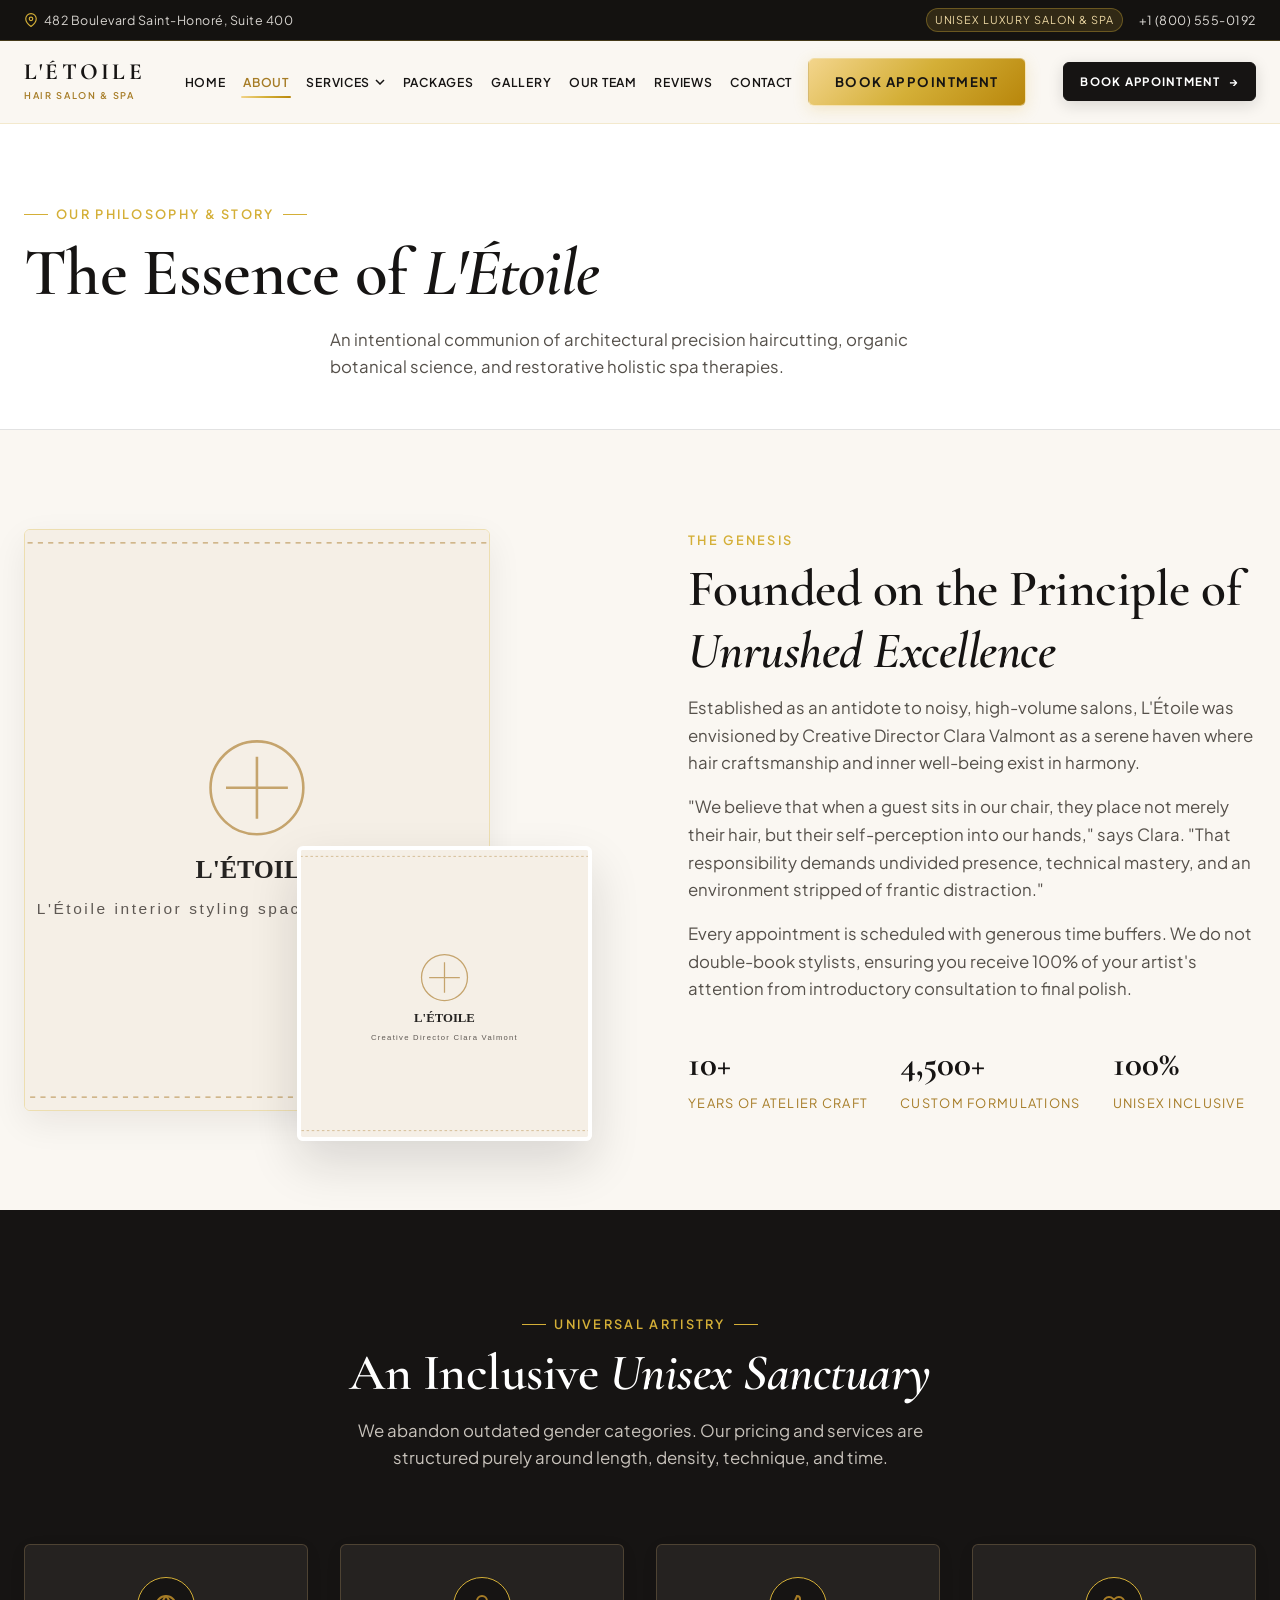
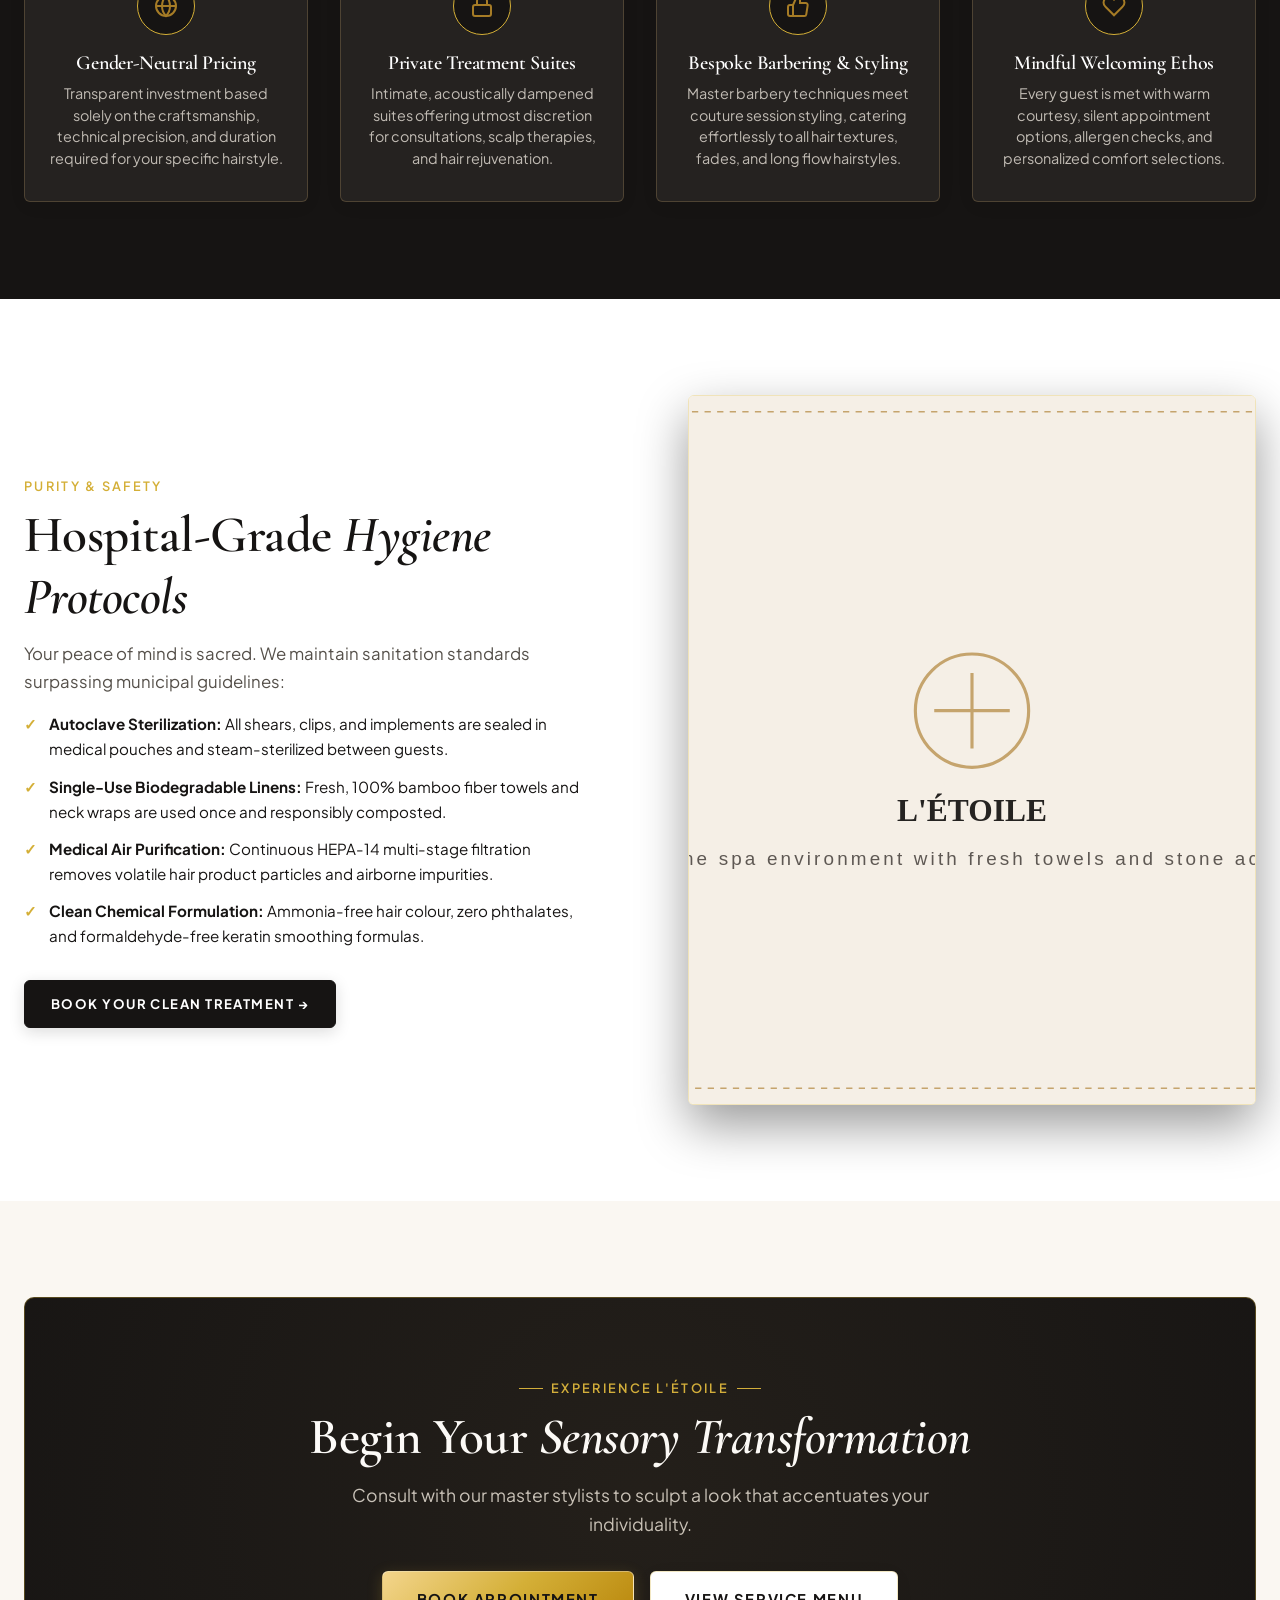
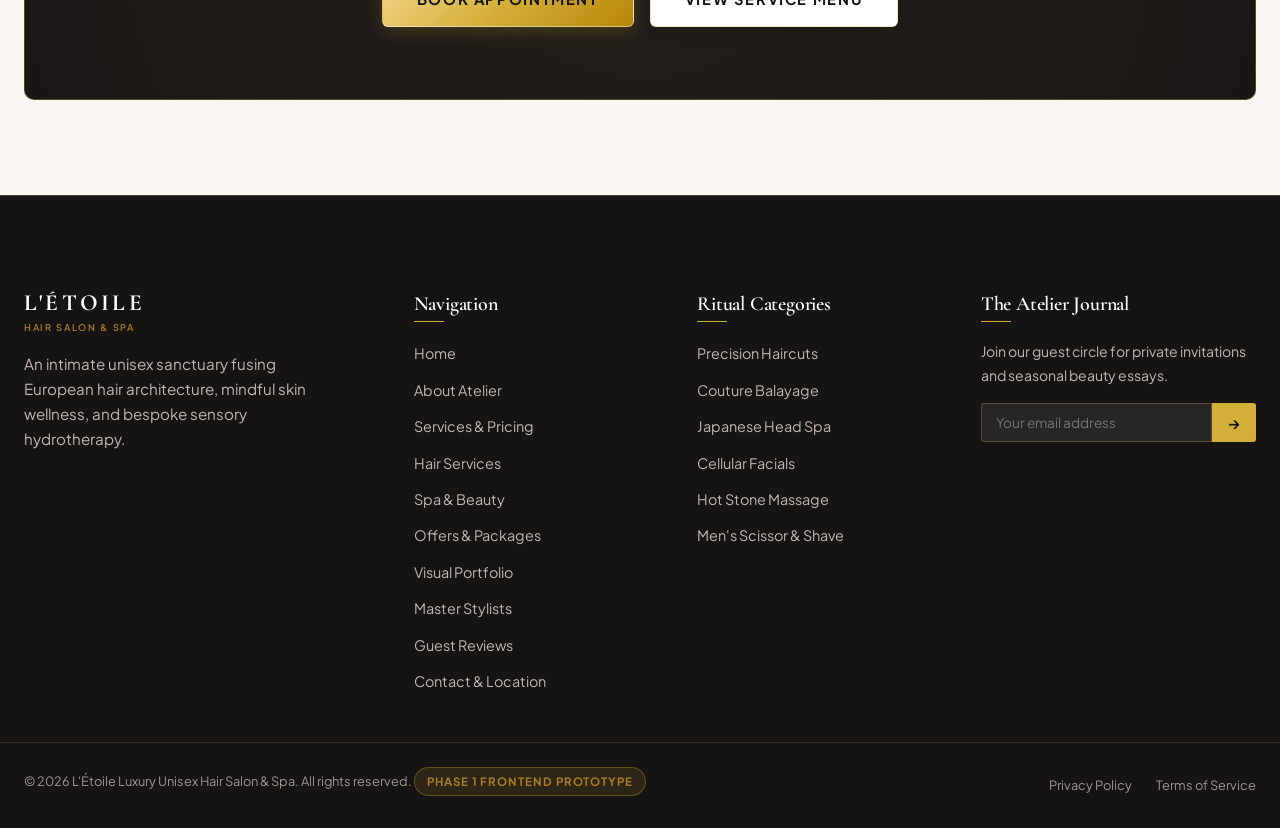
<file: about.html>
<!DOCTYPE html>
<html lang="en">
<head>
  <meta charset="UTF-8">
  <meta name="viewport" content="width=device-width, initial-scale=1.0">
  <title>About Our Atelier — L'Étoile Luxury Unisex Hair Salon &amp; Spa</title>
  <meta name="description" content="Discover L'Étoile's unisex philosophy, heritage, hospital-grade hygiene standards, and organic botanical care in our luxury hair and spa sanctuary.">
  <link rel="icon" type="image/svg+xml" href="assets/images/favicon.svg">
  
  <!-- Google Fonts: Cormorant Garamond & Plus Jakarta Sans with fallbacks -->
  <link rel="preconnect" href="https://fonts.googleapis.com">
  <link rel="preconnect" href="https://fonts.gstatic.com" crossorigin>
  <link href="https://fonts.googleapis.com/css2?family=Cormorant+Garamond:ital,wght@0,400;0,500;0,600;0,700;1,400;1,600&family=Plus+Jakarta+Sans:wght@300;400;500;600;700&display=swap" rel="stylesheet">
  
  <!-- Master Stylesheet & Responsive Stylesheet -->
  <link rel="stylesheet" href="assets/css/style.css?v=3.5">
  <link rel="stylesheet" href="assets/css/responsive.css?v=3.5">
</head>
<body>

  <!-- =========================================================================
       TOP UTILITY BAR
       ========================================================================= -->
  <div class="top-bar">
    <div class="container top-bar-inner">
      <div class="top-bar-left">
        <span class="top-bar-item">
          <svg width="14" height="14" viewBox="0 0 24 24" fill="none" stroke="currentColor" stroke-width="2"><path d="M21 10c0 7-9 13-9 13s-9-6-9-13a9 9 0 0 1 18 0z"></path><circle cx="12" cy="10" r="3"></circle></svg>
          <span>482 Boulevard Saint-Honoré, Suite 400</span>
        </span>
        <span class="top-bar-item hours-text">
          <svg width="14" height="14" viewBox="0 0 24 24" fill="none" stroke="currentColor" stroke-width="2"><circle cx="12" cy="12" r="10"></circle><polyline points="12 6 12 12 16 14"></polyline></svg>
          <span>Tue – Sun: 09:00 AM – 08:30 PM</span>
        </span>
      </div>
      <div class="top-bar-right">
        <span class="top-bar-badge">Unisex Luxury Salon &amp; Spa</span>
        <span class="top-bar-item">
          <a href="tel:+18005550192">+1 (800) 555-0192</a>
        </span>
      </div>
    </div>
  </div>

  <!-- =========================================================================
       SITE HEADER & NAVIGATION
       ========================================================================= -->
  <header class="site-header" role="banner">
    <div class="container nav-container">
      <a href="index.html" class="brand" aria-label="L'Étoile Salon &amp; Spa Homepage">
        <span class="brand-title">L'ÉTOILE</span>
        <span class="brand-subtitle">HAIR SALON &amp; SPA</span>
        <span class="brand-placeholder-badge">[Editable Brand Placeholder]</span>
      </a>

      <nav class="nav-links" id="primary-navigation" aria-label="Main Navigation">
        <a href="index.html" class="nav-link">Home</a>
        <a href="about.html" class="nav-link active">About</a>
        <div class="nav-item-dropdown">
          <a href="services.html" class="nav-link nav-dropdown-toggle">
            <span>Services</span>
            <svg width="10" height="6" viewBox="0 0 10 6" fill="none" stroke="currentColor" stroke-width="1.5"><path d="M1 1L5 5L9 1"></path></svg>
          </a>
          <div class="nav-dropdown-menu">
            <a href="services.html" class="nav-dropdown-link">All Services &amp; Pricing</a>
            <a href="hair-services.html" class="nav-dropdown-link">Hair Services</a>
            <a href="spa-services.html" class="nav-dropdown-link">Spa &amp; Beauty Services</a>
          </div>
        </div>
        <a href="packages.html" class="nav-link">Packages</a>
        <a href="gallery.html" class="nav-link">Gallery</a>
        <a href="team.html" class="nav-link">Our Team</a>
        <a href="reviews.html" class="nav-link">Reviews</a>
        <a href="contact.html" class="nav-link">Contact</a>
        <div class="mobile-only-cta">
          <a href="book-appointment.html" class="btn btn-champagne">Book Appointment</a>
        </div>
      </nav>

      <div class="nav-cta">
        <a href="book-appointment.html" class="btn btn-primary btn-sm">
          <span>Book Appointment</span>
          <span class="btn-icon">&rarr;</span>
        </a>
      </div>

      <button type="button" class="nav-toggle" aria-controls="primary-navigation" aria-expanded="false" aria-label="Toggle navigation menu">
        <span class="nav-toggle-bar"></span>
        <span class="nav-toggle-bar"></span>
        <span class="nav-toggle-bar"></span>
      </button>
    </div>
  </header>

  <!-- =========================================================================
       PAGE HEADER BANNER
       ========================================================================= -->
  <main id="main-content">
    <section class="section" style="padding-top: var(--space-3xl); padding-bottom: var(--space-2xl); background-color: var(--color-white); border-bottom: 1px solid var(--color-charcoal-border);">
      <div class="container text-center reveal-on-scroll">
        <span class="eyebrow">Our Philosophy &amp; Story</span>
        <h1 class="section-title">The Essence of <em>L'Étoile</em></h1>
        <p class="section-subtitle">
          An intentional communion of architectural precision haircutting, organic botanical science, and restorative holistic spa therapies.
        </p>
      </div>
    </section>

    <!-- =========================================================================
         BRAND STORY SECTION
         ========================================================================= -->
    <section class="section" aria-labelledby="story-heading">
      <div class="container">
        <div class="intro-grid">
          <div class="intro-images-composition reveal-on-scroll">
            <img 
              class="intro-img-main" 
              src="https://images.unsplash.com/photo-1560066984-138dadb4c035?auto=format&fit=crop&w=800&q=80" 
              alt="L'Étoile interior styling space with natural light"
              loading="lazy"
            >
            <img 
              class="intro-img-overlap" 
              src="https://images.unsplash.com/photo-1580489944761-15a19d654956?auto=format&fit=crop&w=600&q=80" 
              alt="Creative Director Clara Valmont"
              loading="lazy"
            >
          </div>

          <div class="intro-content reveal-on-scroll stagger-1">
            <span class="eyebrow eyebrow-no-line">The Genesis</span>
            <h2 id="story-heading" class="section-title">Founded on the Principle of <em>Unrushed Excellence</em></h2>
            <p>
              Established as an antidote to noisy, high-volume salons, L'Étoile was envisioned by Creative Director Clara Valmont as a serene haven where hair craftsmanship and inner well-being exist in harmony.
            </p>
            <p>
              "We believe that when a guest sits in our chair, they place not merely their hair, but their self-perception into our hands," says Clara. "That responsibility demands undivided presence, technical mastery, and an environment stripped of frantic distraction."
            </p>
            <p>
              Every appointment is scheduled with generous time buffers. We do not double-book stylists, ensuring you receive 100% of your artist's attention from introductory consultation to final polish.
            </p>

            <div style="margin-top: var(--space-xl); display: flex; gap: var(--space-xl);">
              <div>
                <span style="font-family: var(--font-serif); font-size: 2.2rem; font-weight:700; color:var(--color-charcoal);">10+</span>
                <p style="font-size: 0.8rem; text-transform: uppercase; letter-spacing: 0.1em; color: var(--color-champagne-dark); margin:0;">Years of Atelier Craft</p>
              </div>
              <div>
                <span style="font-family: var(--font-serif); font-size: 2.2rem; font-weight:700; color:var(--color-charcoal);">4,500+</span>
                <p style="font-size: 0.8rem; text-transform: uppercase; letter-spacing: 0.1em; color: var(--color-champagne-dark); margin:0;">Custom Formulations</p>
              </div>
              <div>
                <span style="font-family: var(--font-serif); font-size: 2.2rem; font-weight:700; color:var(--color-charcoal);">100%</span>
                <p style="font-size: 0.8rem; text-transform: uppercase; letter-spacing: 0.1em; color: var(--color-champagne-dark); margin:0;">Unisex Inclusive</p>
              </div>
            </div>
          </div>
        </div>
      </div>
    </section>

    <!-- =========================================================================
         UNISEX PHILOSOPHY SECTION (Dark Accent)
         ========================================================================= -->
    <section class="section section-dark" aria-labelledby="unisex-heading">
      <div class="container">
        <div class="section-header reveal-on-scroll">
          <span class="eyebrow">Universal Artistry</span>
          <h2 id="unisex-heading" class="section-title">An Inclusive <em>Unisex Sanctuary</em></h2>
          <p class="section-subtitle">
            We abandon outdated gender categories. Our pricing and services are structured purely around length, density, technique, and time.
          </p>
        </div>

        <div class="pillars-grid">
          <div class="pillar-card reveal-on-scroll stagger-1" style="background-color: var(--color-charcoal-light); border-color: rgba(197, 164, 109, 0.25);">
            <div class="pillar-icon-box" style="background-color: var(--color-charcoal); border-color: var(--color-champagne);">
              <svg width="24" height="24" viewBox="0 0 24 24" fill="none" stroke="currentColor" stroke-width="2"><circle cx="12" cy="12" r="10"></circle><path d="M12 2a14.5 14.5 0 0 0 0 20 14.5 14.5 0 0 0 0-20"></path><path d="M2 12h20"></path></svg>
            </div>
            <h3 class="pillar-title" style="color: var(--color-white);">Gender-Neutral Pricing</h3>
            <p class="pillar-desc" style="color: rgba(245, 239, 230, 0.75);">
              Transparent investment based solely on the craftsmanship, technical precision, and duration required for your specific hairstyle.
            </p>
          </div>

          <div class="pillar-card reveal-on-scroll stagger-2" style="background-color: var(--color-charcoal-light); border-color: rgba(197, 164, 109, 0.25);">
            <div class="pillar-icon-box" style="background-color: var(--color-charcoal); border-color: var(--color-champagne);">
              <svg width="24" height="24" viewBox="0 0 24 24" fill="none" stroke="currentColor" stroke-width="2"><rect x="3" y="11" width="18" height="11" rx="2" ry="2"></rect><path d="M7 11V7a5 5 0 0 1 10 0v4"></path></svg>
            </div>
            <h3 class="pillar-title" style="color: var(--color-white);">Private Treatment Suites</h3>
            <p class="pillar-desc" style="color: rgba(245, 239, 230, 0.75);">
              Intimate, acoustically dampened suites offering utmost discretion for consultations, scalp therapies, and hair rejuvenation.
            </p>
          </div>

          <div class="pillar-card reveal-on-scroll stagger-3" style="background-color: var(--color-charcoal-light); border-color: rgba(197, 164, 109, 0.25);">
            <div class="pillar-icon-box" style="background-color: var(--color-charcoal); border-color: var(--color-champagne);">
              <svg width="24" height="24" viewBox="0 0 24 24" fill="none" stroke="currentColor" stroke-width="2"><path d="M14 9V5a3 3 0 0 0-3-3l-4 9v11h11.28a2 2 0 0 0 2-1.7l1.38-9a2 2 0 0 0-2-2.3zM7 22H4a2 2 0 0 1-2-2v-7a2 2 0 0 1 2-2h3"></path></svg>
            </div>
            <h3 class="pillar-title" style="color: var(--color-white);">Bespoke Barbering &amp; Styling</h3>
            <p class="pillar-desc" style="color: rgba(245, 239, 230, 0.75);">
              Master barbery techniques meet couture session styling, catering effortlessly to all hair textures, fades, and long flow hairstyles.
            </p>
          </div>

          <div class="pillar-card reveal-on-scroll stagger-4" style="background-color: var(--color-charcoal-light); border-color: rgba(197, 164, 109, 0.25);">
            <div class="pillar-icon-box" style="background-color: var(--color-charcoal); border-color: var(--color-champagne);">
              <svg width="24" height="24" viewBox="0 0 24 24" fill="none" stroke="currentColor" stroke-width="2"><path d="M20.84 4.61a5.5 5.5 0 0 0-7.78 0L12 5.67l-1.06-1.06a5.5 5.5 0 0 0-7.78 7.78l1.06 1.06L12 21.23l7.78-7.78 1.06-1.06a5.5 5.5 0 0 0 0-7.78z"></path></svg>
            </div>
            <h3 class="pillar-title" style="color: var(--color-white);">Mindful Welcoming Ethos</h3>
            <p class="pillar-desc" style="color: rgba(245, 239, 230, 0.75);">
              Every guest is met with warm courtesy, silent appointment options, allergen checks, and personalized comfort selections.
            </p>
          </div>
        </div>
      </div>
    </section>

    <!-- =========================================================================
         HYGIENE & STANDARDS
         ========================================================================= -->
    <section class="section section-white" aria-labelledby="hygiene-heading">
      <div class="container">
        <div class="intro-grid">
          <div class="intro-content reveal-on-scroll">
            <span class="eyebrow eyebrow-no-line">Purity &amp; Safety</span>
            <h2 id="hygiene-heading" class="section-title">Hospital-Grade <em>Hygiene Protocols</em></h2>
            <p>
              Your peace of mind is sacred. We maintain sanitation standards surpassing municipal guidelines:
            </p>
            <ul style="margin: var(--space-md) 0 var(--space-xl) 0; display:flex; flex-direction:column; gap:12px;">
              <li style="display:flex; gap:12px; font-size:0.95rem; color:var(--color-charcoal);">
                <span style="color:var(--color-champagne); font-weight:700;">&#10003;</span>
                <span><strong>Autoclave Sterilization:</strong> All shears, clips, and implements are sealed in medical pouches and steam-sterilized between guests.</span>
              </li>
              <li style="display:flex; gap:12px; font-size:0.95rem; color:var(--color-charcoal);">
                <span style="color:var(--color-champagne); font-weight:700;">&#10003;</span>
                <span><strong>Single-Use Biodegradable Linens:</strong> Fresh, 100% bamboo fiber towels and neck wraps are used once and responsibly composted.</span>
              </li>
              <li style="display:flex; gap:12px; font-size:0.95rem; color:var(--color-charcoal);">
                <span style="color:var(--color-champagne); font-weight:700;">&#10003;</span>
                <span><strong>Medical Air Purification:</strong> Continuous HEPA-14 multi-stage filtration removes volatile hair product particles and airborne impurities.</span>
              </li>
              <li style="display:flex; gap:12px; font-size:0.95rem; color:var(--color-charcoal);">
                <span style="color:var(--color-champagne); font-weight:700;">&#10003;</span>
                <span><strong>Clean Chemical Formulation:</strong> Ammonia-free hair colour, zero phthalates, and formaldehyde-free keratin smoothing formulas.</span>
              </li>
            </ul>
            <a href="book-appointment.html" class="btn btn-primary">Book Your Clean Treatment &rarr;</a>
          </div>

          <div class="signature-visual reveal-on-scroll stagger-1">
            <div class="signature-visual-frame" style="aspect-ratio: 4/5;">
              <img 
                src="https://images.unsplash.com/photo-1544161515-4ab6ce6db874?auto=format&fit=crop&w=800&q=80" 
                alt="Pristine spa environment with fresh towels and stone accents"
                loading="lazy"
              >
            </div>
          </div>
        </div>
      </div>
    </section>

    <!-- =========================================================================
         CALL TO ACTION BANNER
         ========================================================================= -->
    <section class="section">
      <div class="container">
        <div class="cta-banner reveal-on-scroll">
          <span class="eyebrow">Experience L'Étoile</span>
          <h2>Begin Your <em>Sensory Transformation</em></h2>
          <p>
            Consult with our master stylists to sculpt a look that accentuates your individuality.
          </p>
          <div class="cta-actions">
            <a href="book-appointment.html" class="btn btn-champagne btn-lg">Book Appointment</a>
            <a href="services.html" class="btn btn-white btn-lg">View Service Menu</a>
          </div>
        </div>
      </div>
    </section>
  </main>

  <!-- =========================================================================
       FOOTER
       ========================================================================= -->
  <footer class="site-footer" role="contentinfo">
    <div class="footer-top">
      <div class="container footer-grid">
        <div class="footer-brand-col">
          <div class="brand">
            <span class="brand-title" style="color: var(--color-white);">L'ÉTOILE</span>
            <span class="brand-subtitle">HAIR SALON &amp; SPA</span>
          </div>
          <p>An intimate unisex sanctuary fusing European hair architecture, mindful skin wellness, and bespoke sensory hydrotherapy.</p>
        </div>

        <div>
          <h4 class="footer-col-title">Navigation</h4>
          <ul class="footer-links-list">
            <li><a href="index.html">Home</a></li>
            <li><a href="about.html">About Atelier</a></li>
            <li><a href="services.html">Services &amp; Pricing</a></li>
            <li><a href="hair-services.html">Hair Services</a></li>
            <li><a href="spa-services.html">Spa &amp; Beauty</a></li>
            <li><a href="packages.html">Offers &amp; Packages</a></li>
            <li><a href="gallery.html">Visual Portfolio</a></li>
            <li><a href="team.html">Master Stylists</a></li>
            <li><a href="reviews.html">Guest Reviews</a></li>
            <li><a href="contact.html">Contact &amp; Location</a></li>
          </ul>
        </div>

        <div>
          <h4 class="footer-col-title">Ritual Categories</h4>
          <ul class="footer-links-list">
            <li><a href="hair-services.html#cuts">Precision Haircuts</a></li>
            <li><a href="hair-services.html#colour">Couture Balayage</a></li>
            <li><a href="spa-services.html#head-spa">Japanese Head Spa</a></li>
            <li><a href="spa-services.html#facials">Cellular Facials</a></li>
            <li><a href="spa-services.html#massage">Hot Stone Massage</a></li>
            <li><a href="hair-services.html#barber">Men's Scissor &amp; Shave</a></li>
          </ul>
        </div>

        <div>
          <h4 class="footer-col-title">The Atelier Journal</h4>
          <p style="font-size: 0.88rem; color: rgba(245, 239, 230, 0.75);">Join our guest circle for private invitations and seasonal beauty essays.</p>
          <form class="footer-newsletter-form">
            <input type="email" placeholder="Your email address" aria-label="Email address for salon journal" required>
            <button type="submit">&rarr;</button>
          </form>
        </div>
      </div>
    </div>

    <div class="footer-bottom">
      <div class="container footer-bottom-inner">
        <div>&copy; 2026 L'Étoile Luxury Unisex Hair Salon &amp; Spa. All rights reserved. <span class="proto-tag">Phase 1 Frontend Prototype</span></div>
        <div class="footer-bottom-links">
          <a href="javascript:void(0)">Privacy Policy</a>
          <a href="javascript:void(0)">Terms of Service</a>
        </div>
      </div>
    </div>
  </footer>

  <script src="assets/js/main.js?v=3.5"></script>
</body>
</html>
</file>
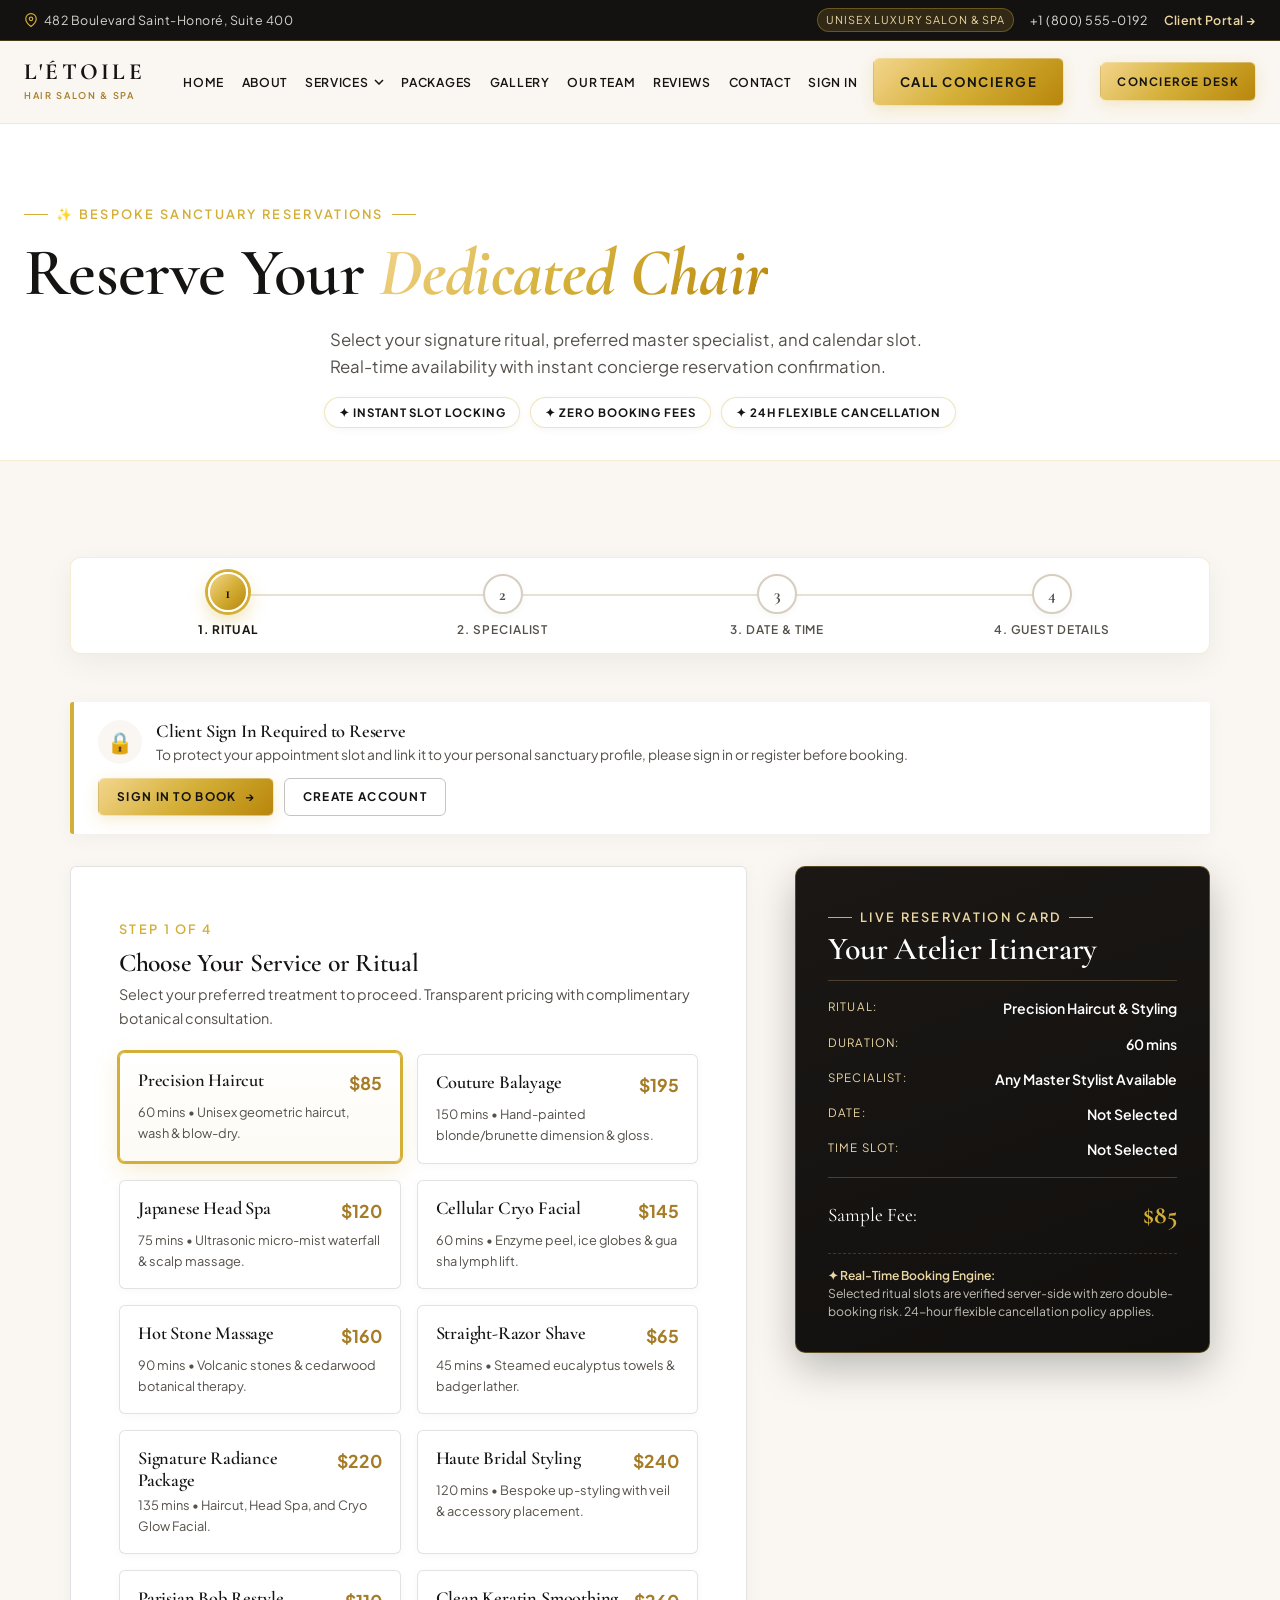
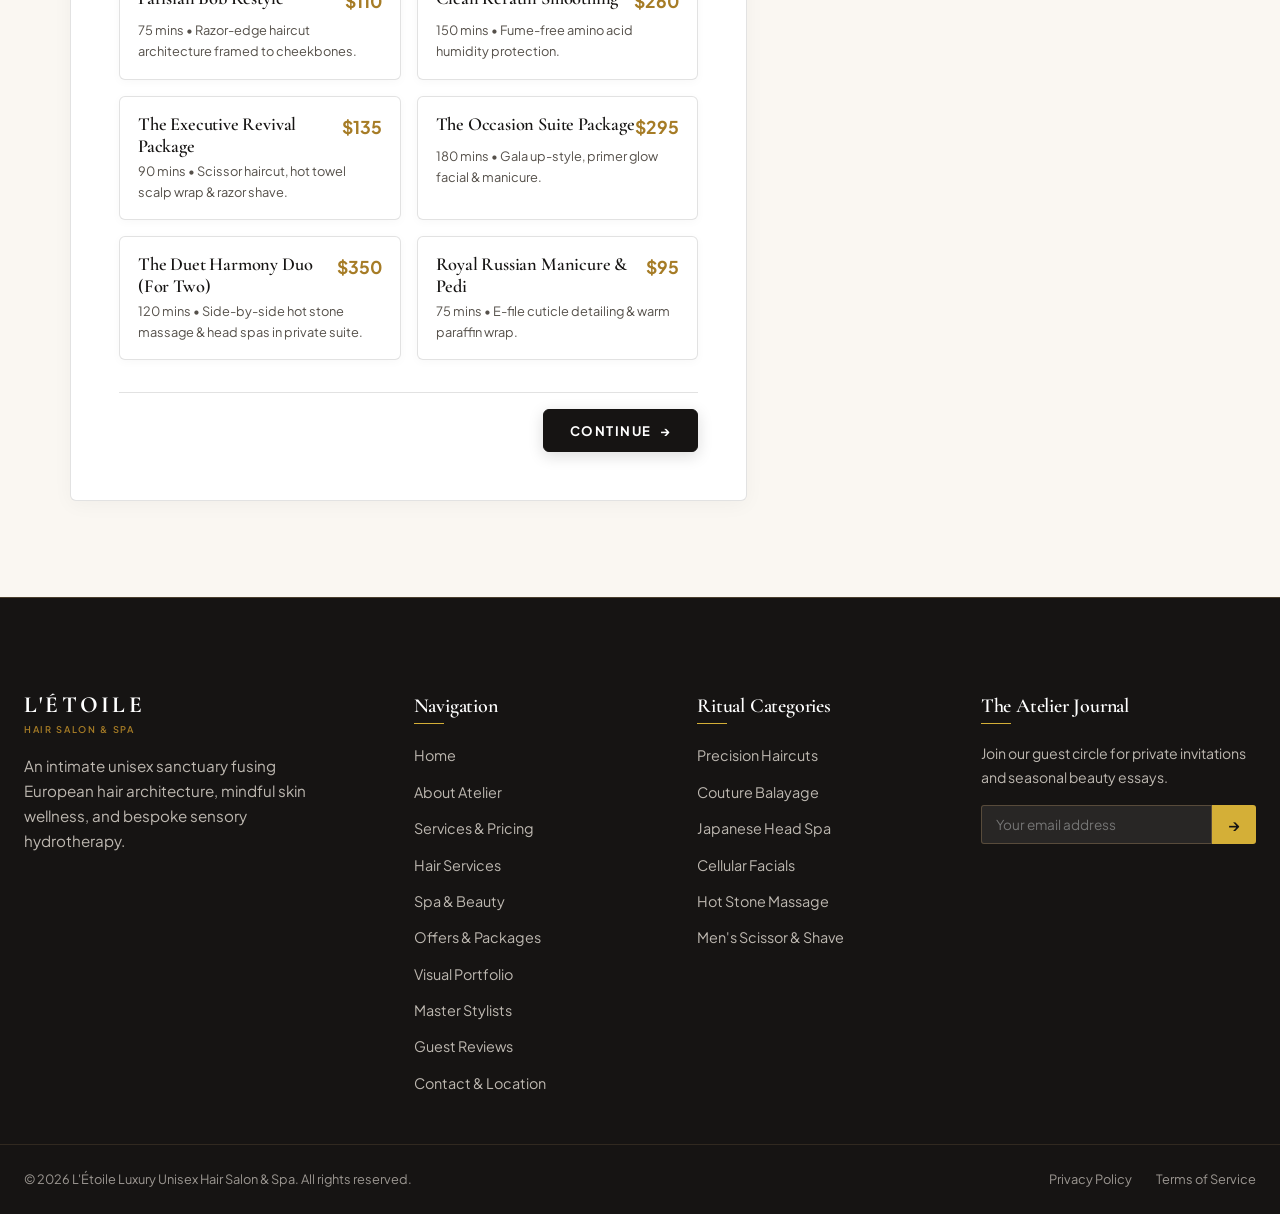
<file: book-appointment.html>
<!DOCTYPE html>
<html lang="en">
<head>
  <meta charset="UTF-8">
  <meta name="viewport" content="width=device-width, initial-scale=1.0">
  <title>Reserve Appointment — L'Étoile Luxury Unisex Hair Salon &amp; Spa</title>
  <meta name="description" content="Reserve your bespoke hair, balayage, or holistic spa appointment at L'Étoile with our interactive booking interface.">
  <link rel="icon" type="image/svg+xml" href="assets/images/favicon.svg">
  
  <link rel="preconnect" href="https://fonts.googleapis.com">
  <link rel="preconnect" href="https://fonts.gstatic.com" crossorigin>
  <link href="https://fonts.googleapis.com/css2?family=Cormorant+Garamond:ital,wght@0,400;0,500;0,600;0,700;1,400;1,600&family=Plus+Jakarta+Sans:wght@300;400;500;600;700&display=swap" rel="stylesheet">
  
  <link rel="stylesheet" href="assets/css/style.css?v=3.5">
  <link rel="stylesheet" href="assets/css/responsive.css?v=3.5">
</head>
<body>

  <!-- TOP BAR -->
  <div class="top-bar">
    <div class="container top-bar-inner">
      <div class="top-bar-left">
        <span class="top-bar-item">
          <svg width="14" height="14" viewBox="0 0 24 24" fill="none" stroke="currentColor" stroke-width="2"><path d="M21 10c0 7-9 13-9 13s-9-6-9-13a9 9 0 0 1 18 0z"></path><circle cx="12" cy="10" r="3"></circle></svg>
          <span>482 Boulevard Saint-Honoré, Suite 400</span>
        </span>
        <span class="top-bar-item hours-text">
          <svg width="14" height="14" viewBox="0 0 24 24" fill="none" stroke="currentColor" stroke-width="2"><circle cx="12" cy="12" r="10"></circle><polyline points="12 6 12 12 16 14"></polyline></svg>
          <span>Tue – Sun: 09:00 AM – 08:30 PM</span>
        </span>
      </div>
      <div class="top-bar-right">
        <span class="top-bar-badge">Unisex Luxury Salon &amp; Spa</span>
        <span class="top-bar-item">
          <a href="tel:+18005550192">+1 (800) 555-0192</a>
        </span>
        <span class="top-bar-item">
          <a href="login.php" style="color:var(--color-champagne-light); font-weight:600;">Client Portal &rarr;</a>
        </span>
      </div>
    </div>
  </div>

  <!-- SITE HEADER -->
  <header class="site-header" role="banner">
    <div class="container nav-container">
      <a href="index.html" class="brand" aria-label="L'Étoile Salon &amp; Spa Homepage">
        <span class="brand-title">L'ÉTOILE</span>
        <span class="brand-subtitle">HAIR SALON &amp; SPA</span>
      </a>

      <nav class="nav-links" id="primary-navigation" aria-label="Main Navigation">
        <a href="index.html" class="nav-link">Home</a>
        <a href="about.html" class="nav-link">About</a>
        <div class="nav-item-dropdown">
          <a href="services.html" class="nav-link nav-dropdown-toggle">
            <span>Services</span>
            <svg width="10" height="6" viewBox="0 0 10 6" fill="none" stroke="currentColor" stroke-width="1.5"><path d="M1 1L5 5L9 1"></path></svg>
          </a>
          <div class="nav-dropdown-menu">
            <a href="services.html" class="nav-dropdown-link">All Services &amp; Pricing</a>
            <a href="hair-services.html" class="nav-dropdown-link">Hair Services</a>
            <a href="spa-services.html" class="nav-dropdown-link">Spa &amp; Beauty Services</a>
          </div>
        </div>
        <a href="packages.html" class="nav-link">Packages</a>
        <a href="gallery.html" class="nav-link">Gallery</a>
        <a href="team.html" class="nav-link">Our Team</a>
        <a href="reviews.html" class="nav-link">Reviews</a>
        <a href="contact.html" class="nav-link">Contact</a>
        <a href="login.php" class="nav-link">Sign In</a>
        <div class="mobile-only-cta">
          <a href="tel:+18005550192" class="btn btn-champagne">Call Concierge</a>
        </div>
      </nav>

      <div class="nav-cta">
        <a href="tel:+18005550192" class="btn btn-champagne btn-sm">
          <span>Concierge Desk</span>
        </a>
      </div>

      <button type="button" class="nav-toggle" aria-controls="primary-navigation" aria-expanded="false" aria-label="Toggle navigation menu">
        <span class="nav-toggle-bar"></span>
        <span class="nav-toggle-bar"></span>
        <span class="nav-toggle-bar"></span>
      </button>
    </div>
  </header>

  <!-- MAIN BOOKING INTERACTION -->
  <main id="main-content">
    <section class="section" style="padding-top: var(--space-3xl); padding-bottom: var(--space-xl); background: #FFFFFF; border-bottom: 1px solid rgba(212, 175, 55, 0.22);">
      <div class="container text-center reveal-on-scroll">
        <span class="eyebrow">✨ Bespoke Sanctuary Reservations</span>
        <h1 class="section-title">Reserve Your <em class="gold-gradient-text">Dedicated Chair</em></h1>
        <p class="section-subtitle">
          Select your signature ritual, preferred master specialist, and calendar slot. Real-time availability with instant concierge reservation confirmation.
        </p>
        <div class="luxury-badge-row">
          <span class="luxury-pill">✦ Instant Slot Locking</span>
          <span class="luxury-pill">✦ Zero Booking Fees</span>
          <span class="luxury-pill">✦ 24h Flexible Cancellation</span>
        </div>
      </div>
    </section>

    <!-- INTERACTIVE BOOKING WORKFLOW -->
    <section class="section">
      <div class="container">
        <div class="booking-card-wrapper" style="max-width: 1140px; margin: 0 auto;">
          
          <!-- Step Progression Navigator -->
          <nav class="booking-steps-bar" aria-label="Booking Progress">
            <button type="button" class="step-indicator active" data-step="1">
              <span class="step-circle">1</span>
              <span class="step-name">1. Ritual</span>
            </button>
            <button type="button" class="step-indicator" data-step="2">
              <span class="step-circle">2</span>
              <span class="step-name">2. Specialist</span>
            </button>
            <button type="button" class="step-indicator" data-step="3">
              <span class="step-circle">3</span>
              <span class="step-name">3. Date &amp; Time</span>
            </button>
            <button type="button" class="step-indicator" data-step="4">
              <span class="step-circle">4</span>
              <span class="step-name">4. Guest Details</span>
            </button>
          </nav>

          <!-- Authentication Guard Banner for Unauthenticated Visitors -->
          <div id="booking-auth-banner" style="display:none; margin-bottom: var(--space-xl); background: var(--color-white); border-left: 4px solid var(--color-champagne); border-radius: var(--radius-xs); padding: 18px 24px; box-shadow: var(--shadow-subtle);">
            <div style="display: flex; justify-content: space-between; align-items: center; flex-wrap: wrap; gap: 14px;">
              <div style="display: flex; align-items: center; gap: 14px;">
                <span style="display: inline-flex; width: 44px; height: 44px; border-radius: 50%; background: var(--color-ivory); color: var(--color-champagne-dark); align-items: center; justify-content: center; font-size: 1.3rem;">🔒</span>
                <div>
                  <h4 style="font-family: var(--font-serif); font-size: 1.15rem; color: var(--color-charcoal); margin: 0 0 3px 0;">Client Sign In Required to Reserve</h4>
                  <p style="margin: 0; font-size: 0.86rem; color: var(--color-charcoal-muted); line-height: 1.4;">
                    To protect your appointment slot and link it to your personal sanctuary profile, please sign in or register before booking.
                  </p>
                </div>
              </div>
              <div style="display: flex; gap: 10px; align-items: center; flex-wrap: wrap;">
                <a href="login.php?redirect=book-appointment.html&reason=booking" class="btn btn-champagne btn-sm">
                  <span>Sign In to Book</span>
                  <span class="btn-icon">&rarr;</span>
                </a>
                <a href="register.php?redirect=book-appointment.html&reason=booking" class="btn btn-outline btn-sm">Create Account</a>
              </div>
            </div>
          </div>

          <!-- 2-Column Layout: Form Workflow on Left, Live Summary Card on Right -->
          <div class="booking-layout-grid" style="display: grid; grid-template-columns: 1.55fr 0.95fr; gap: var(--space-2xl); align-items: start;">
            
            <!-- Workflow Form Panels -->
            <div class="form-card" style="box-shadow: var(--shadow-subtle);">
              <form id="booking-form" action="actions/book.php" method="POST" novalidate>
                
                <!-- ================= STEP 1: SELECT SERVICE ================= -->
                <div class="booking-step-panel" data-step="1">
                  <div style="margin-bottom: var(--space-lg);">
                    <span class="eyebrow eyebrow-no-line">Step 1 of 4</span>
                    <h3 style="font-family: var(--font-serif); font-size: 1.6rem; margin-bottom: 4px;">Choose Your Service or Ritual</h3>
                    <p style="font-size: 0.9rem; color: var(--color-charcoal-muted); margin: 0;">
                      Select your preferred treatment to proceed. Transparent pricing with complimentary botanical consultation.
                    </p>
                  </div>

                  <div class="service-select-grid">
                    <!-- Service Card 1 -->
                    <div class="service-select-card selected" data-service-id="haircut" data-service-name="Precision Haircut &amp; Styling" data-service-price="$85" data-service-duration="60 mins">
                      <input type="radio" name="service_choice" value="haircut" checked>
                      <div style="display:flex; justify-content:space-between; align-items:flex-start; margin-bottom:4px;">
                        <h4 style="font-family: var(--font-serif); font-size: 1.15rem; margin:0;">Precision Haircut</h4>
                        <strong style="color:var(--color-champagne-dark); font-size: 1.1rem;">$85</strong>
                      </div>
                      <p style="font-size: 0.8rem; color: var(--color-charcoal-muted); margin:0;">60 mins &bull; Unisex geometric haircut, wash &amp; blow-dry.</p>
                    </div>

                    <!-- Service Card 2 -->
                    <div class="service-select-card" data-service-id="balayage" data-service-name="Couture French Balayage" data-service-price="$195" data-service-duration="150 mins">
                      <input type="radio" name="service_choice" value="balayage">
                      <div style="display:flex; justify-content:space-between; align-items:flex-start; margin-bottom:4px;">
                        <h4 style="font-family: var(--font-serif); font-size: 1.15rem; margin:0;">Couture Balayage</h4>
                        <strong style="color:var(--color-champagne-dark); font-size: 1.1rem;">$195</strong>
                      </div>
                      <p style="font-size: 0.8rem; color: var(--color-charcoal-muted); margin:0;">150 mins &bull; Hand-painted blonde/brunette dimension &amp; gloss.</p>
                    </div>

                    <!-- Service Card 3 -->
                    <div class="service-select-card" data-service-id="hair-spa" data-service-name="Japanese Head Spa &amp; Scalp Cure" data-service-price="$120" data-service-duration="75 mins">
                      <input type="radio" name="service_choice" value="hair-spa">
                      <div style="display:flex; justify-content:space-between; align-items:flex-start; margin-bottom:4px;">
                        <h4 style="font-family: var(--font-serif); font-size: 1.15rem; margin:0;">Japanese Head Spa</h4>
                        <strong style="color:var(--color-champagne-dark); font-size: 1.1rem;">$120</strong>
                      </div>
                      <p style="font-size: 0.8rem; color: var(--color-charcoal-muted); margin:0;">75 mins &bull; Ultrasonic micro-mist waterfall &amp; scalp massage.</p>
                    </div>

                    <!-- Service Card 4 -->
                    <div class="service-select-card" data-service-id="facial" data-service-name="Cellular Radiance Cryo Facial" data-service-price="$145" data-service-duration="60 mins">
                      <input type="radio" name="service_choice" value="facial">
                      <div style="display:flex; justify-content:space-between; align-items:flex-start; margin-bottom:4px;">
                        <h4 style="font-family: var(--font-serif); font-size: 1.15rem; margin:0;">Cellular Cryo Facial</h4>
                        <strong style="color:var(--color-champagne-dark); font-size: 1.1rem;">$145</strong>
                      </div>
                      <p style="font-size: 0.8rem; color: var(--color-charcoal-muted); margin:0;">60 mins &bull; Enzyme peel, ice globes &amp; gua sha lymph lift.</p>
                    </div>

                    <!-- Service Card 5 -->
                    <div class="service-select-card" data-service-id="massage" data-service-name="Aromatherapy Hot Stone Massage" data-service-price="$160" data-service-duration="90 mins">
                      <input type="radio" name="service_choice" value="massage">
                      <div style="display:flex; justify-content:space-between; align-items:flex-start; margin-bottom:4px;">
                        <h4 style="font-family: var(--font-serif); font-size: 1.15rem; margin:0;">Hot Stone Massage</h4>
                        <strong style="color:var(--color-champagne-dark); font-size: 1.1rem;">$160</strong>
                      </div>
                      <p style="font-size: 0.8rem; color: var(--color-charcoal-muted); margin:0;">90 mins &bull; Volcanic stones &amp; cedarwood botanical therapy.</p>
                    </div>

                    <!-- Service Card 6 -->
                    <div class="service-select-card" data-service-id="shave" data-service-name="Royal Straight-Razor Shave" data-service-price="$65" data-service-duration="45 mins">
                      <input type="radio" name="service_choice" value="shave">
                      <div style="display:flex; justify-content:space-between; align-items:flex-start; margin-bottom:4px;">
                        <h4 style="font-family: var(--font-serif); font-size: 1.15rem; margin:0;">Straight-Razor Shave</h4>
                        <strong style="color:var(--color-champagne-dark); font-size: 1.1rem;">$65</strong>
                      </div>
                      <p style="font-size: 0.8rem; color: var(--color-charcoal-muted); margin:0;">45 mins &bull; Steamed eucalyptus towels &amp; badger lather.</p>
                    </div>

                    <!-- Service Card 7 (Package) -->
                    <div class="service-select-card" data-service-id="radiance-package" data-service-name="The Signature Radiance Package" data-service-price="$220" data-service-duration="135 mins">
                      <input type="radio" name="service_choice" value="radiance-package">
                      <div style="display:flex; justify-content:space-between; align-items:flex-start; margin-bottom:4px;">
                        <h4 style="font-family: var(--font-serif); font-size: 1.15rem; margin:0;">Signature Radiance Package</h4>
                        <strong style="color:var(--color-champagne-dark); font-size: 1.1rem;">$220</strong>
                      </div>
                      <p style="font-size: 0.8rem; color: var(--color-charcoal-muted); margin:0;">135 mins &bull; Haircut, Head Spa, and Cryo Glow Facial.</p>
                    </div>

                    <!-- Service Card 8 (Bridal) -->
                    <div class="service-select-card" data-service-id="bridal" data-service-name="Haute Bridal &amp; Gala Couture" data-service-price="$240" data-service-duration="120 mins">
                      <input type="radio" name="service_choice" value="bridal">
                      <div style="display:flex; justify-content:space-between; align-items:flex-start; margin-bottom:4px;">
                        <h4 style="font-family: var(--font-serif); font-size: 1.15rem; margin:0;">Haute Bridal Styling</h4>
                        <strong style="color:var(--color-champagne-dark); font-size: 1.1rem;">$240</strong>
                      </div>
                      <p style="font-size: 0.8rem; color: var(--color-charcoal-muted); margin:0;">120 mins &bull; Bespoke up-styling with veil &amp; accessory placement.</p>
                    </div>

                    <!-- Service Card 9 (Restyle) -->
                    <div class="service-select-card" data-service-id="restyle" data-service-name="Parisian Textured Bob Restyle" data-service-price="$110" data-service-duration="75 mins">
                      <input type="radio" name="service_choice" value="restyle">
                      <div style="display:flex; justify-content:space-between; align-items:flex-start; margin-bottom:4px;">
                        <h4 style="font-family: var(--font-serif); font-size: 1.15rem; margin:0;">Parisian Bob Restyle</h4>
                        <strong style="color:var(--color-champagne-dark); font-size: 1.1rem;">$110</strong>
                      </div>
                      <p style="font-size: 0.8rem; color: var(--color-charcoal-muted); margin:0;">75 mins &bull; Razor-edge haircut architecture framed to cheekbones.</p>
                    </div>

                    <!-- Service Card 10 (Keratin) -->
                    <div class="service-select-card" data-service-id="keratin" data-service-name="Clean Botanical Keratin Treatment" data-service-price="$260" data-service-duration="150 mins">
                      <input type="radio" name="service_choice" value="keratin">
                      <div style="display:flex; justify-content:space-between; align-items:flex-start; margin-bottom:4px;">
                        <h4 style="font-family: var(--font-serif); font-size: 1.15rem; margin:0;">Clean Keratin Smoothing</h4>
                        <strong style="color:var(--color-champagne-dark); font-size: 1.1rem;">$260</strong>
                      </div>
                      <p style="font-size: 0.8rem; color: var(--color-charcoal-muted); margin:0;">150 mins &bull; Fume-free amino acid humidity protection.</p>
                    </div>

                    <!-- Service Card 11 (Executive Package) -->
                    <div class="service-select-card" data-service-id="executive-package" data-service-name="The Executive Revival Package" data-service-price="$135" data-service-duration="90 mins">
                      <input type="radio" name="service_choice" value="executive-package">
                      <div style="display:flex; justify-content:space-between; align-items:flex-start; margin-bottom:4px;">
                        <h4 style="font-family: var(--font-serif); font-size: 1.15rem; margin:0;">The Executive Revival Package</h4>
                        <strong style="color:var(--color-champagne-dark); font-size: 1.1rem;">$135</strong>
                      </div>
                      <p style="font-size: 0.8rem; color: var(--color-charcoal-muted); margin:0;">90 mins &bull; Scissor haircut, hot towel scalp wrap &amp; razor shave.</p>
                    </div>

                    <!-- Service Card 12 (Occasion Package) -->
                    <div class="service-select-card" data-service-id="occasion-package" data-service-name="The Occasion Suite Package" data-service-price="$295" data-service-duration="180 mins">
                      <input type="radio" name="service_choice" value="occasion-package">
                      <div style="display:flex; justify-content:space-between; align-items:flex-start; margin-bottom:4px;">
                        <h4 style="font-family: var(--font-serif); font-size: 1.15rem; margin:0;">The Occasion Suite Package</h4>
                        <strong style="color:var(--color-champagne-dark); font-size: 1.1rem;">$295</strong>
                      </div>
                      <p style="font-size: 0.8rem; color: var(--color-charcoal-muted); margin:0;">180 mins &bull; Gala up-style, primer glow facial &amp; manicure.</p>
                    </div>

                    <!-- Service Card 13 (Couples Package) -->
                    <div class="service-select-card" data-service-id="couples-package" data-service-name="The Duet Harmony Duo Suite" data-service-price="$350" data-service-duration="120 mins">
                      <input type="radio" name="service_choice" value="couples-package">
                      <div style="display:flex; justify-content:space-between; align-items:flex-start; margin-bottom:4px;">
                        <h4 style="font-family: var(--font-serif); font-size: 1.15rem; margin:0;">The Duet Harmony Duo (For Two)</h4>
                        <strong style="color:var(--color-champagne-dark); font-size: 1.1rem;">$350</strong>
                      </div>
                      <p style="font-size: 0.8rem; color: var(--color-charcoal-muted); margin:0;">120 mins &bull; Side-by-side hot stone massage &amp; head spas in private suite.</p>
                    </div>

                    <!-- Service Card 14 (Nails) -->
                    <div class="service-select-card" data-service-id="nails" data-service-name="Royal Russian Manicure &amp; Pedicure" data-service-price="$95" data-service-duration="75 mins">
                      <input type="radio" name="service_choice" value="nails">
                      <div style="display:flex; justify-content:space-between; align-items:flex-start; margin-bottom:4px;">
                        <h4 style="font-family: var(--font-serif); font-size: 1.15rem; margin:0;">Royal Russian Manicure &amp; Pedi</h4>
                        <strong style="color:var(--color-champagne-dark); font-size: 1.1rem;">$95</strong>
                      </div>
                      <p style="font-size: 0.8rem; color: var(--color-charcoal-muted); margin:0;">75 mins &bull; E-file cuticle detailing &amp; warm paraffin wrap.</p>
                    </div>
                  </div>
                </div>

                <!-- ================= STEP 2: SELECT SPECIALIST ================= -->
                <div class="booking-step-panel" data-step="2" style="display:none;">
                  <div style="margin-bottom: var(--space-lg);">
                    <span class="eyebrow eyebrow-no-line">Step 2 of 4</span>
                    <h3 style="font-family: var(--font-serif); font-size: 1.6rem; margin-bottom: 4px;">Select Preferred Specialist</h3>
                    <p style="font-size: 0.9rem; color: var(--color-charcoal-muted); margin: 0;">
                      You can select a specific director or let our concierge match you with any available master practitioner.
                    </p>
                  </div>

                  <div style="display:flex; flex-direction:column; gap: var(--space-sm);">
                    <!-- Specialist Any -->
                    <div class="service-select-card stylist-select-card selected" data-stylist-id="any" data-stylist-name="Any Available Master Stylist">
                      <input type="radio" name="stylist_choice" value="any" checked>
                      <h4 style="font-family: var(--font-serif); font-size: 1.15rem; margin:0;">Any Available Master Specialist</h4>
                      <p style="font-size: 0.82rem; color: var(--color-charcoal-muted); margin:0;">Recommended for maximum scheduling flexibility.</p>
                    </div>

                    <!-- Specialist Clara -->
                    <div class="service-select-card stylist-select-card" data-stylist-id="clara-valmont" data-stylist-name="Clara Valmont (Founder &amp; Creative Director)">
                      <input type="radio" name="stylist_choice" value="clara-valmont">
                      <h4 style="font-family: var(--font-serif); font-size: 1.15rem; margin:0;">Clara Valmont</h4>
                      <p style="font-size: 0.82rem; color: var(--color-charcoal-muted); margin:0;">Founder &bull; Precision French Bobs &amp; Texture Sculpting</p>
                    </div>

                    <!-- Specialist Julian -->
                    <div class="service-select-card stylist-select-card" data-stylist-id="julian-moreau" data-stylist-name="Julian Moreau (Balayage &amp; Colour Lead)">
                      <input type="radio" name="stylist_choice" value="julian-moreau">
                      <h4 style="font-family: var(--font-serif); font-size: 1.15rem; margin:0;">Julian Moreau</h4>
                      <p style="font-size: 0.82rem; color: var(--color-charcoal-muted); margin:0;">Lead Colourist &bull; Couture Balayage &amp; Dimensional Toners</p>
                    </div>

                    <!-- Specialist Marcus -->
                    <div class="service-select-card stylist-select-card" data-stylist-id="marcus-vance" data-stylist-name="Marcus Vance (Master Barber)">
                      <input type="radio" name="stylist_choice" value="marcus-vance">
                      <h4 style="font-family: var(--font-serif); font-size: 1.15rem; margin:0;">Marcus Vance</h4>
                      <p style="font-size: 0.82rem; color: var(--color-charcoal-muted); margin:0;">Master Barber &bull; Scissor Fades &amp; Straight-Razor Shaves</p>
                    </div>

                    <!-- Specialist Elena -->
                    <div class="service-select-card stylist-select-card" data-stylist-id="elena-rostova" data-stylist-name="Elena Rostova (Spa Director)">
                      <input type="radio" name="stylist_choice" value="elena-rostova">
                      <h4 style="font-family: var(--font-serif); font-size: 1.15rem; margin:0;">Elena Rostova</h4>
                      <p style="font-size: 0.82rem; color: var(--color-charcoal-muted); margin:0;">Spa Director &bull; Japanese Scalp Therapy &amp; Cryo Facials</p>
                    </div>
                  </div>
                </div>

                <!-- ================= STEP 3: DATE & TIME ================= -->
                <div class="booking-step-panel" data-step="3" style="display:none;">
                  <div style="margin-bottom: var(--space-lg);">
                    <span class="eyebrow eyebrow-no-line">Step 3 of 4</span>
                    <h3 style="font-family: var(--font-serif); font-size: 1.6rem; margin-bottom: 4px;">Select Appointment Date &amp; Time Slot</h3>
                    <p style="font-size: 0.9rem; color: var(--color-charcoal-muted); margin: 0;">
                      The atelier is open Tuesday through Sunday. Mondays are reserved for education.
                    </p>
                  </div>

                  <div class="form-group">
                    <label for="booking-date" class="form-label">Preferred Date <span class="req">*</span></label>
                    <input type="date" id="booking-date" name="booking-date" class="form-control" required>
                    <div class="form-error">Please select a valid date.</div>
                  </div>

                  <div style="margin-top: var(--space-lg);">
                    <div style="display:flex; justify-content:space-between; align-items:baseline; margin-bottom:6px;">
                      <label class="form-label" style="margin-bottom:0;">Available Time Slots <span class="req">*</span></label>
                      <span id="salon-hours-indicator" style="font-size:0.78rem; color:var(--color-charcoal-muted);"></span>
                    </div>

                    <div id="time-slots-notice" style="display:none; background:var(--color-ivory); border:1px solid var(--color-champagne-border); border-radius:var(--radius-xs); padding:12px 14px; margin-bottom:var(--space-md); font-size:0.85rem; color:var(--color-charcoal-muted);"></div>

                    <div id="time-slots-container">
                      <p style="font-size:0.75rem; text-transform:uppercase; letter-spacing:0.1em; color:var(--color-champagne-dark); margin: 8px 0 4px 0;">Morning Sessions</p>
                      <div class="time-slots-grid" style="margin-bottom: var(--space-md);">
                        <button type="button" class="time-slot-btn" data-time="09:30 AM">09:30 AM</button>
                        <button type="button" class="time-slot-btn" data-time="10:30 AM">10:30 AM</button>
                        <button type="button" class="time-slot-btn" data-time="11:30 AM">11:30 AM</button>
                        <button type="button" class="time-slot-btn unavailable" title="Slot booked">12:00 PM</button>
                      </div>

                      <p style="font-size:0.75rem; text-transform:uppercase; letter-spacing:0.1em; color:var(--color-champagne-dark); margin: 8px 0 4px 0;">Afternoon Sessions</p>
                      <div class="time-slots-grid" style="margin-bottom: var(--space-md);">
                        <button type="button" class="time-slot-btn" data-time="01:30 PM">01:30 PM</button>
                        <button type="button" class="time-slot-btn" data-time="02:30 PM">02:30 PM</button>
                        <button type="button" class="time-slot-btn" data-time="03:30 PM">03:30 PM</button>
                        <button type="button" class="time-slot-btn" data-time="04:30 PM">04:30 PM</button>
                      </div>

                      <p style="font-size:0.75rem; text-transform:uppercase; letter-spacing:0.1em; color:var(--color-champagne-dark); margin: 8px 0 4px 0;">Evening Twilight Sessions</p>
                      <div class="time-slots-grid">
                        <button type="button" class="time-slot-btn" data-time="05:30 PM">05:30 PM</button>
                        <button type="button" class="time-slot-btn" data-time="06:30 PM">06:30 PM</button>
                        <button type="button" class="time-slot-btn" data-time="07:00 PM">07:00 PM</button>
                        <button type="button" class="time-slot-btn unavailable" title="Slot booked">07:45 PM</button>
                      </div>
                    </div>
                  </div>
                </div>

                <!-- ================= STEP 4: GUEST INFORMATION ================= -->
                <div class="booking-step-panel" data-step="4" style="display:none;">
                  <div style="margin-bottom: var(--space-lg);">
                    <span class="eyebrow eyebrow-no-line">Step 4 of 4</span>
                    <h3 style="font-family: var(--font-serif); font-size: 1.6rem; margin-bottom: 4px;">Client Details &amp; Customization</h3>
                    <p style="font-size: 0.9rem; color: var(--color-charcoal-muted); margin: 0;">
                      We personalize your consultation and prepare your bespoke treatment suite prior to arrival.
                    </p>
                  </div>

                  <!-- Verified User Banner (Shown when authenticated) -->
                  <div id="auth-user-badge" style="display:none; background: rgba(212,175,55,0.08); border: 1px solid var(--color-champagne); border-radius: var(--radius-xs); padding: 12px 18px; margin-bottom: var(--space-lg); align-items: center; justify-content: space-between; flex-wrap: wrap; gap: 8px;">
                    <div style="display: flex; align-items: center; gap: 8px;">
                      <span style="color: #2D6A4F; font-size: 1.15rem; font-weight: bold;">✓</span>
                      <span style="font-size: 0.9rem; color: var(--color-charcoal);">Signed in as <strong id="auth-badge-name">Client</strong> (<span id="auth-badge-email"></span>)</span>
                    </div>
                    <span style="font-size: 0.72rem; text-transform: uppercase; letter-spacing: 0.08em; color: var(--color-champagne-dark); font-weight: 700;">✦ Verified Atelier Profile</span>
                  </div>

                  <!-- Sign In Required Prompt (Shown when unauthenticated) -->
                  <div id="auth-required-step4" style="display:none; background: #FFFFFF; border: 1.5px dashed var(--color-champagne); border-radius: var(--radius-xs); padding: 24px 20px; text-align: center; margin-bottom: var(--space-lg); box-shadow: var(--shadow-subtle);">
                    <div style="font-size: 2.2rem; margin-bottom: 6px;">🔒</div>
                    <h4 style="font-family: var(--font-serif); font-size: 1.35rem; color: var(--color-charcoal); margin: 0 0 6px 0;">Sign In Required to Complete Reservation</h4>
                    <p style="color: var(--color-charcoal-muted); font-size: 0.88rem; max-width: 460px; margin: 0 auto 16px; line-height: 1.5;">
                      Please sign in to your client account or create a quick account. Your selected service, specialist, date and time have been saved and will be ready for instant confirmation!
                    </p>
                    <div style="display: flex; gap: 10px; justify-content: center; flex-wrap: wrap;">
                      <a href="login.php?redirect=book-appointment.html&reason=booking" class="btn btn-champagne btn-md" id="step4-auth-login-btn">
                        <span>👤 Sign In to Your Account</span>
                        <span class="btn-icon">&rarr;</span>
                      </a>
                      <a href="register.php?redirect=book-appointment.html&reason=booking" class="btn btn-outline btn-md" id="step4-auth-reg-btn">
                        <span>✨ Create Free Account</span>
                      </a>
                    </div>
                    <p style="font-size: 0.76rem; color: var(--color-charcoal-muted); margin-top: 14px; margin-bottom: 0;">
                      ✦ Quick Test Customer: <code>user</code> / <code>user123</code>
                    </p>
                  </div>

                  <div id="guest-fields-wrapper">
                    <div class="form-row">
                      <div class="form-group">
                        <label for="guest-name" class="form-label">Full Name <span class="req">*</span></label>
                        <input type="text" id="guest-name" name="guest_name" class="form-control" placeholder="e.g. Adrienne Laurent" required>
                        <div class="form-error">Full name is required.</div>
                      </div>

                      <div class="form-group">
                        <label for="guest-phone" class="form-label">Phone Number <span class="req">*</span></label>
                        <input type="tel" id="guest-phone" name="guest_phone" class="form-control" placeholder="+1 (555) 123-4567" required>
                        <div class="form-error">A contact phone number is required.</div>
                      </div>
                    </div>

                    <div class="form-group">
                      <label for="guest-email" class="form-label">Email Address <span class="req">*</span></label>
                      <input type="email" id="guest-email" name="guest_email" class="form-control" placeholder="adrienne@example.com" required>
                      <div class="form-error">A valid email address is required.</div>
                    </div>

                    <div class="form-group">
                      <label class="form-label">Gender Aesthetic Preference</label>
                      <div style="display:flex; gap: var(--space-md); flex-wrap:wrap; font-size: 0.88rem;">
                        <label style="display:inline-flex; align-items:center; gap:6px; cursor:pointer;">
                          <input type="radio" name="gender" value="Unisex / Flexible" checked> Unisex / Flexible
                        </label>
                        <label style="display:inline-flex; align-items:center; gap:6px; cursor:pointer;">
                          <input type="radio" name="gender" value="Women's Styling Focus"> Women's Styling Focus
                        </label>
                        <label style="display:inline-flex; align-items:center; gap:6px; cursor:pointer;">
                          <input type="radio" name="gender" value="Men's Barbering Focus"> Men's Barbering Focus
                        </label>
                      </div>
                    </div>

                    <div class="form-group">
                      <label for="guest-notes" class="form-label">Notes, Allergies, or Silent Appointment Request</label>
                      <textarea id="guest-notes" name="guest_notes" class="form-control" placeholder="Mention product sensitivities, hair thickness, or indicate 'Silent Appointment' if you prefer quiet relaxation..."></textarea>
                    </div>
                  </div>
                </div>

                <!-- Navigation Action Buttons -->
                <div style="display:flex; justify-content:space-between; align-items:center; margin-top: var(--space-xl); padding-top: var(--space-md); border-top: 1px solid var(--color-charcoal-border);">
                  <button type="button" class="btn btn-outline" id="booking-prev-btn" style="display:none;">
                    &larr; Back
                  </button>

                  <div style="margin-left: auto; display: flex; gap: var(--space-sm);">
                    <button type="button" class="btn btn-primary" id="booking-next-btn">
                      <span>Continue</span>
                      <span class="btn-icon">&rarr;</span>
                    </button>
                    <button type="submit" class="btn btn-champagne" id="booking-submit-btn" style="display:none;">
                      <span>Submit Appointment Request</span>
                      <span class="btn-icon">&rarr;</span>
                    </button>
                  </div>
                </div>
              </form>
            </div>

            <!-- Sticky Live Summary Card -->
            <aside class="booking-summary-card" aria-label="Appointment Summary">
              <span class="eyebrow" style="color:var(--color-champagne-light); margin-bottom:2px;">Live Reservation Card</span>
              <h3>Your Atelier Itinerary</h3>

              <div class="summary-row">
                <span class="label">Ritual:</span>
                <span class="val" id="summary-service-name">Precision Haircut &amp; Styling</span>
              </div>

              <div class="summary-row">
                <span class="label">Duration:</span>
                <span class="val" id="summary-duration">60 mins</span>
              </div>

              <div class="summary-row">
                <span class="label">Specialist:</span>
                <span class="val" id="summary-stylist-name">Any Available Master Stylist</span>
              </div>

              <div class="summary-row">
                <span class="label">Date:</span>
                <span class="val" id="summary-date">Not Selected</span>
              </div>

              <div class="summary-row">
                <span class="label">Time Slot:</span>
                <span class="val" id="summary-time">Not Selected</span>
              </div>

              <div class="summary-total">
                <span class="total-label">Sample Fee:</span>
                <span class="total-price" id="summary-total-price">$85</span>
              </div>

              <div style="margin-top: var(--space-md); padding-top: var(--space-sm); border-top: 1px dashed rgba(197, 164, 109, 0.25); font-size: 0.76rem; color: rgba(245, 239, 230, 0.78); line-height: 1.5;">
                <span style="color:var(--color-champagne-light); font-weight:600;">✦ Real-Time Booking Engine:</span><br>
                Selected ritual slots are verified server-side with zero double-booking risk. 24-hour flexible cancellation policy applies.
              </div>
            </aside>
          </div>
        </div>
      </div>
    </section>
  </main>

  <!-- FOOTER -->
  <footer class="site-footer" role="contentinfo">
    <div class="footer-top">
      <div class="container footer-grid">
        <div class="footer-brand-col">
          <div class="brand">
            <span class="brand-title" style="color: var(--color-white);">L'ÉTOILE</span>
            <span class="brand-subtitle">HAIR SALON &amp; SPA</span>
          </div>
          <p>An intimate unisex sanctuary fusing European hair architecture, mindful skin wellness, and bespoke sensory hydrotherapy.</p>
        </div>

        <div>
          <h4 class="footer-col-title">Navigation</h4>
          <ul class="footer-links-list">
            <li><a href="index.html">Home</a></li>
            <li><a href="about.html">About Atelier</a></li>
            <li><a href="services.html">Services &amp; Pricing</a></li>
            <li><a href="hair-services.html">Hair Services</a></li>
            <li><a href="spa-services.html">Spa &amp; Beauty</a></li>
            <li><a href="packages.html">Offers &amp; Packages</a></li>
            <li><a href="gallery.html">Visual Portfolio</a></li>
            <li><a href="team.html">Master Stylists</a></li>
            <li><a href="reviews.html">Guest Reviews</a></li>
            <li><a href="contact.html">Contact &amp; Location</a></li>
          </ul>
        </div>

        <div>
          <h4 class="footer-col-title">Ritual Categories</h4>
          <ul class="footer-links-list">
            <li><a href="hair-services.html#cuts">Precision Haircuts</a></li>
            <li><a href="hair-services.html#colour">Couture Balayage</a></li>
            <li><a href="spa-services.html#head-spa">Japanese Head Spa</a></li>
            <li><a href="spa-services.html#facials">Cellular Facials</a></li>
            <li><a href="spa-services.html#massage">Hot Stone Massage</a></li>
            <li><a href="hair-services.html#barber">Men's Scissor &amp; Shave</a></li>
          </ul>
        </div>

        <div>
          <h4 class="footer-col-title">The Atelier Journal</h4>
          <p style="font-size: 0.88rem; color: rgba(245, 239, 230, 0.75);">Join our guest circle for private invitations and seasonal beauty essays.</p>
          <form class="footer-newsletter-form">
            <input type="email" placeholder="Your email address" aria-label="Email address for salon journal" required>
            <button type="submit">&rarr;</button>
          </form>
        </div>
      </div>
    </div>

    <div class="footer-bottom">
      <div class="container footer-bottom-inner">
        <div>&copy; 2026 L'Étoile Luxury Unisex Hair Salon &amp; Spa. All rights reserved.</div>
        <div class="footer-bottom-links">
          <a href="javascript:void(0)">Privacy Policy</a>
          <a href="javascript:void(0)">Terms of Service</a>
        </div>
      </div>
    </div>
  </footer>

  <!-- AUTHENTICATION REQUIRED MODAL -->
  <div id="auth-required-modal" class="custom-modal-backdrop" style="display:none; position:fixed; inset:0; z-index:99999; background:rgba(22,20,19,0.72); backdrop-filter:blur(6px); -webkit-backdrop-filter:blur(6px); align-items:center; justify-content:center; padding:16px;">
    <div style="background:#FFFFFF; border-radius:var(--radius-xs); max-width:440px; width:100%; padding:30px 26px; box-shadow:0 20px 40px rgba(0,0,0,0.25); border-top:4px solid var(--color-champagne); text-align:center; position:relative; animation:fadeInUp 0.25s ease-out;">
      <div style="font-size:2.5rem; margin-bottom:8px;">🔒</div>
      <h3 style="font-family:var(--font-serif); font-size:1.65rem; color:var(--color-charcoal); margin:0 0 8px 0;">Sign In Required</h3>
      <p style="color:var(--color-charcoal-muted); font-size:0.9rem; line-height:1.5; margin:0 0 20px 0;">
        You must be signed in to your Atelier Account to confirm your reservation. Your selected ritual, stylist, and time slot have been saved and will be restored immediately after sign in!
      </p>
      <div style="display:flex; flex-direction:column; gap:10px;">
        <a href="login.php?redirect=book-appointment.html&reason=booking" class="btn btn-champagne" id="modal-auth-login-link" style="justify-content:center; width:100%;">
          <span>👤 Sign In with Existing Account</span>
          <span class="btn-icon">&rarr;</span>
        </a>
        <a href="register.php?redirect=book-appointment.html&reason=booking" class="btn btn-outline" id="modal-auth-reg-link" style="justify-content:center; width:100%;">
          <span>✨ Create Complimentary Account</span>
        </a>
        <button type="button" id="modal-auth-close-btn" class="btn btn-text" style="font-size:0.85rem; color:var(--color-charcoal-muted); margin-top:6px; cursor:pointer; background:none; border:none; text-decoration:underline;">
          Stay on Page
        </button>
      </div>
      <div style="margin-top:14px; padding-top:12px; border-top:1px dashed var(--color-charcoal-border); font-size:0.75rem; color:var(--color-charcoal-muted);">
        ✦ Demo Login: <strong>user</strong> / <strong>user123</strong>
      </div>
    </div>
  </div>

  <script src="assets/js/main.js?v=3.5"></script>
  <script src="assets/js/booking.js"></script>
</body>
</html>
</file>
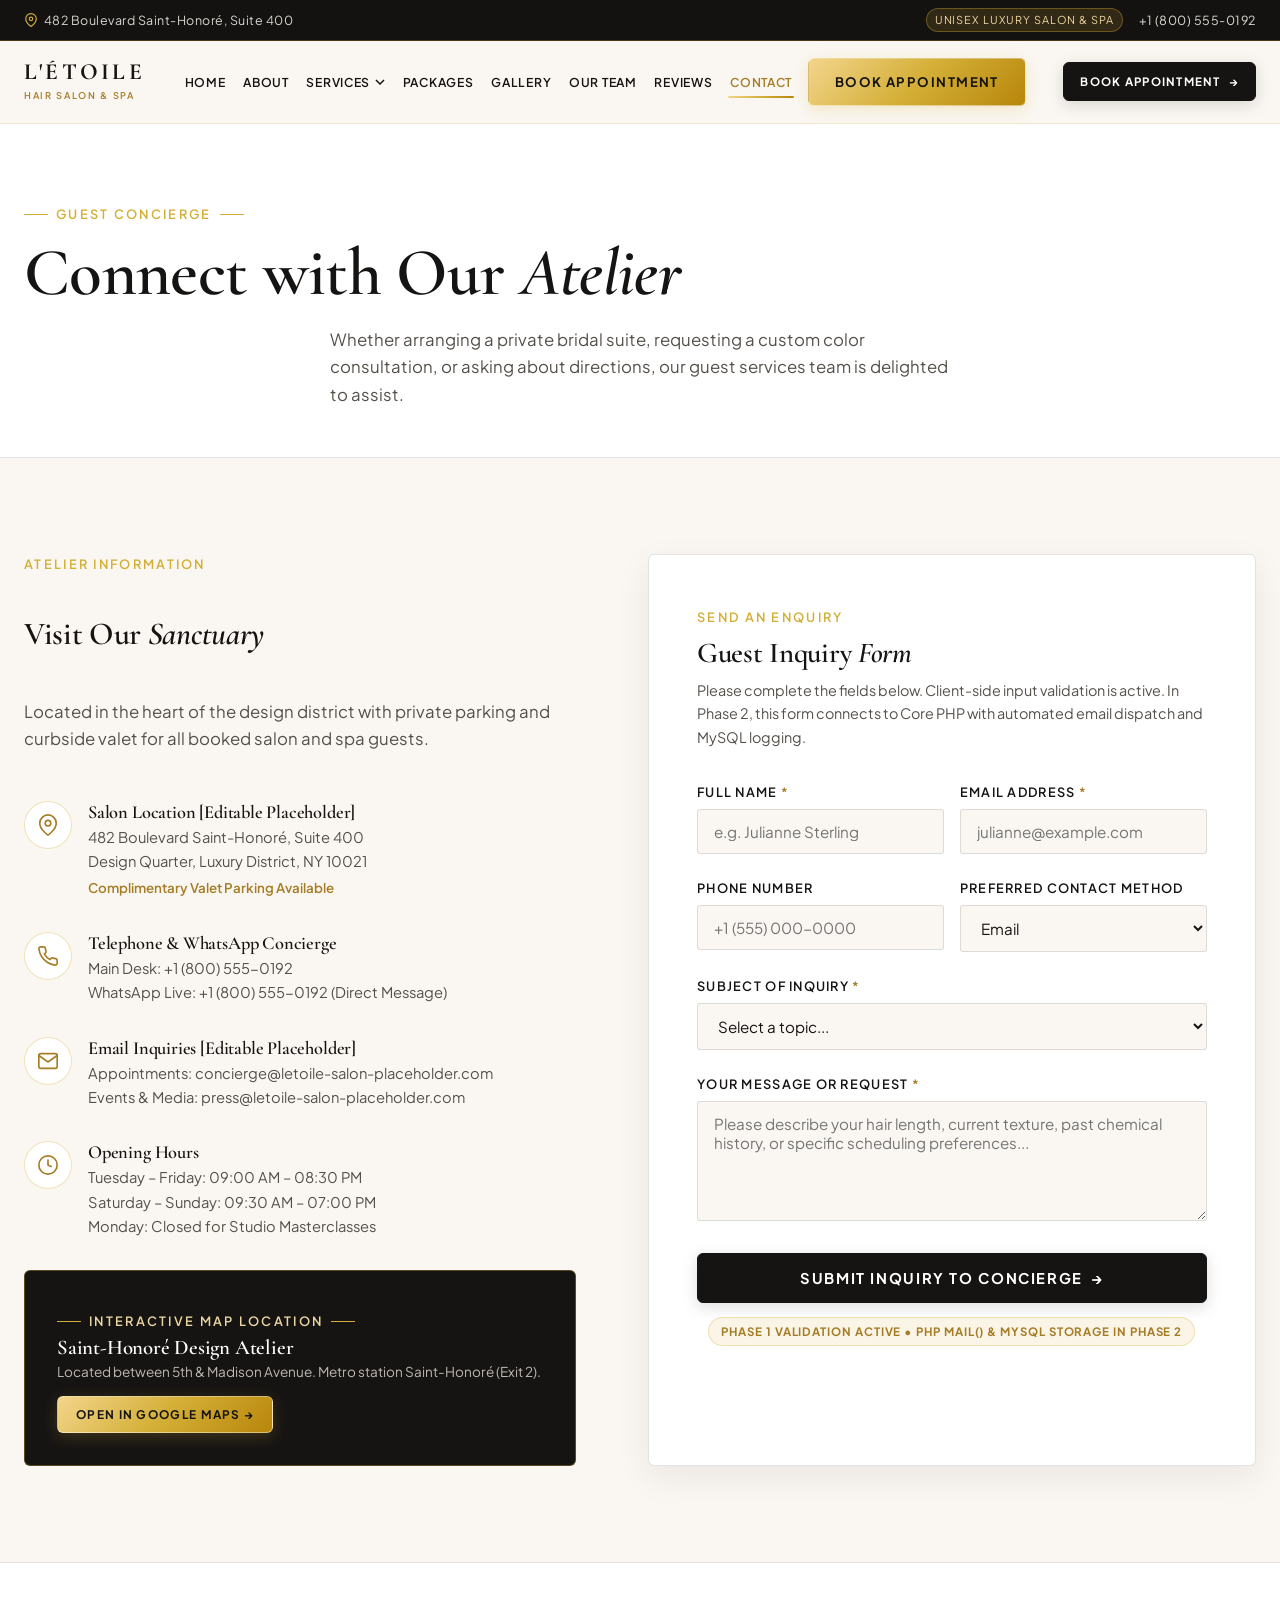
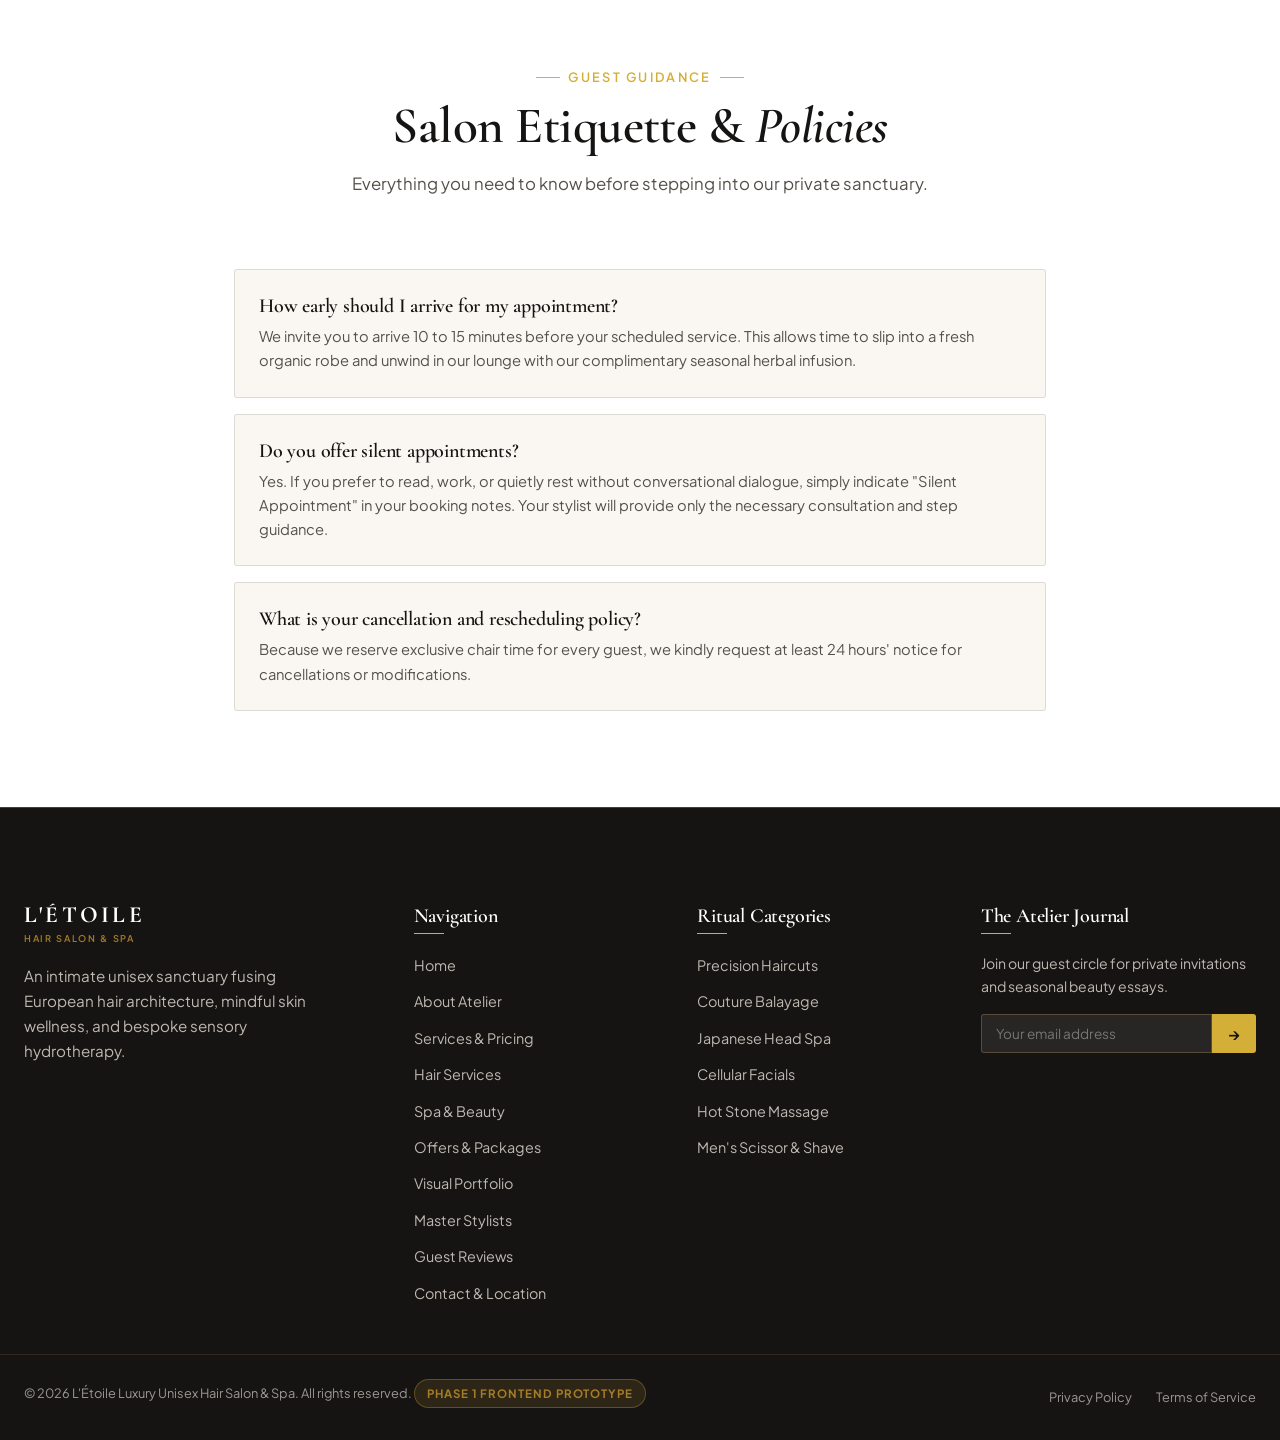
<file: contact.html>
<!DOCTYPE html>
<html lang="en">
<head>
  <meta charset="UTF-8">
  <meta name="viewport" content="width=device-width, initial-scale=1.0">
  <title>Contact &amp; Location — L'Étoile Luxury Unisex Hair Salon &amp; Spa</title>
  <meta name="description" content="Reach our concierge at L'Étoile. Inquire about bespoke appointments, private suite reservations, bridal parties, or salon directions.">
  <link rel="icon" type="image/svg+xml" href="assets/images/favicon.svg">
  
  <link rel="preconnect" href="https://fonts.googleapis.com">
  <link rel="preconnect" href="https://fonts.gstatic.com" crossorigin>
  <link href="https://fonts.googleapis.com/css2?family=Cormorant+Garamond:ital,wght@0,400;0,500;0,600;0,700;1,400;1,600&family=Plus+Jakarta+Sans:wght@300;400;500;600;700&display=swap" rel="stylesheet">
  
  <link rel="stylesheet" href="assets/css/style.css?v=3.5">
  <link rel="stylesheet" href="assets/css/responsive.css?v=3.5">
</head>
<body>

  <!-- TOP BAR -->
  <div class="top-bar">
    <div class="container top-bar-inner">
      <div class="top-bar-left">
        <span class="top-bar-item">
          <svg width="14" height="14" viewBox="0 0 24 24" fill="none" stroke="currentColor" stroke-width="2"><path d="M21 10c0 7-9 13-9 13s-9-6-9-13a9 9 0 0 1 18 0z"></path><circle cx="12" cy="10" r="3"></circle></svg>
          <span>482 Boulevard Saint-Honoré, Suite 400</span>
        </span>
        <span class="top-bar-item hours-text">
          <svg width="14" height="14" viewBox="0 0 24 24" fill="none" stroke="currentColor" stroke-width="2"><circle cx="12" cy="12" r="10"></circle><polyline points="12 6 12 12 16 14"></polyline></svg>
          <span>Tue – Sun: 09:00 AM – 08:30 PM</span>
        </span>
      </div>
      <div class="top-bar-right">
        <span class="top-bar-badge">Unisex Luxury Salon &amp; Spa</span>
        <span class="top-bar-item">
          <a href="tel:+18005550192">+1 (800) 555-0192</a>
        </span>
      </div>
    </div>
  </div>

  <!-- SITE HEADER -->
  <header class="site-header" role="banner">
    <div class="container nav-container">
      <a href="index.html" class="brand" aria-label="L'Étoile Salon &amp; Spa Homepage">
        <span class="brand-title">L'ÉTOILE</span>
        <span class="brand-subtitle">HAIR SALON &amp; SPA</span>
        <span class="brand-placeholder-badge">[Editable Brand Placeholder]</span>
      </a>

      <nav class="nav-links" id="primary-navigation" aria-label="Main Navigation">
        <a href="index.html" class="nav-link">Home</a>
        <a href="about.html" class="nav-link">About</a>
        <div class="nav-item-dropdown">
          <a href="services.html" class="nav-link nav-dropdown-toggle">
            <span>Services</span>
            <svg width="10" height="6" viewBox="0 0 10 6" fill="none" stroke="currentColor" stroke-width="1.5"><path d="M1 1L5 5L9 1"></path></svg>
          </a>
          <div class="nav-dropdown-menu">
            <a href="services.html" class="nav-dropdown-link">All Services &amp; Pricing</a>
            <a href="hair-services.html" class="nav-dropdown-link">Hair Services</a>
            <a href="spa-services.html" class="nav-dropdown-link">Spa &amp; Beauty Services</a>
          </div>
        </div>
        <a href="packages.html" class="nav-link">Packages</a>
        <a href="gallery.html" class="nav-link">Gallery</a>
        <a href="team.html" class="nav-link">Our Team</a>
        <a href="reviews.html" class="nav-link">Reviews</a>
        <a href="contact.html" class="nav-link active">Contact</a>
        <div class="mobile-only-cta">
          <a href="book-appointment.html" class="btn btn-champagne">Book Appointment</a>
        </div>
      </nav>

      <div class="nav-cta">
        <a href="book-appointment.html" class="btn btn-primary btn-sm">
          <span>Book Appointment</span>
          <span class="btn-icon">&rarr;</span>
        </a>
      </div>

      <button type="button" class="nav-toggle" aria-controls="primary-navigation" aria-expanded="false" aria-label="Toggle navigation menu">
        <span class="nav-toggle-bar"></span>
        <span class="nav-toggle-bar"></span>
        <span class="nav-toggle-bar"></span>
      </button>
    </div>
  </header>

  <!-- MAIN CONTACT CONTENT -->
  <main id="main-content">
    <section class="section" style="padding-top: var(--space-3xl); padding-bottom: var(--space-2xl); background-color: var(--color-white); border-bottom: 1px solid var(--color-charcoal-border);">
      <div class="container text-center reveal-on-scroll">
        <span class="eyebrow">Guest Concierge</span>
        <h1 class="section-title">Connect with Our <em>Atelier</em></h1>
        <p class="section-subtitle">
          Whether arranging a private bridal suite, requesting a custom color consultation, or asking about directions, our guest services team is delighted to assist.
        </p>
      </div>
    </section>

    <!-- CONTACT GRID SECTION -->
    <section class="section">
      <div class="container">
        <div class="contact-grid">
          <!-- Left: Contact Details & Map Card -->
          <div class="contact-info-panel reveal-on-scroll">
            <span class="eyebrow eyebrow-no-line">Atelier Information</span>
            <h2 class="section-title" style="font-size: 2rem;">Visit Our <em>Sanctuary</em></h2>
            <p>
              Located in the heart of the design district with private parking and curbside valet for all booked salon and spa guests.
            </p>

            <div class="contact-item">
              <div class="contact-icon" aria-hidden="true">
                <svg width="22" height="22" viewBox="0 0 24 24" fill="none" stroke="currentColor" stroke-width="1.8"><path d="M21 10c0 7-9 13-9 13s-9-6-9-13a9 9 0 0 1 18 0z"></path><circle cx="12" cy="10" r="3"></circle></svg>
              </div>
              <div class="contact-details">
                <h4>Salon Location [Editable Placeholder]</h4>
                <p>482 Boulevard Saint-Honoré, Suite 400</p>
                <p>Design Quarter, Luxury District, NY 10021</p>
                <small style="color:var(--color-champagne-dark); font-weight:600;">Complimentary Valet Parking Available</small>
              </div>
            </div>

            <div class="contact-item">
              <div class="contact-icon" aria-hidden="true">
                <svg width="22" height="22" viewBox="0 0 24 24" fill="none" stroke="currentColor" stroke-width="1.8"><path d="M22 16.92v3a2 2 0 0 1-2.18 2 19.79 19.79 0 0 1-8.63-3.07 19.5 19.5 0 0 1-6-6 19.79 19.79 0 0 1-3.07-8.67A2 2 0 0 1 4.11 2h3a2 2 0 0 1 2 1.72 12.84 12.84 0 0 0 .7 2.81 2 2 0 0 1-.45 2.11L8.09 9.91a16 16 0 0 0 6 6l1.27-1.27a2 2 0 0 1 2.11-.45 12.84 12.84 0 0 0 2.81.7A2 2 0 0 1 22 16.92z"></path></svg>
              </div>
              <div class="contact-details">
                <h4>Telephone &amp; WhatsApp Concierge</h4>
                <p>Main Desk: <a href="tel:+18005550192">+1 (800) 555-0192</a></p>
                <p>WhatsApp Live: <a href="https://wa.me/18005550192" target="_blank" rel="noopener">+1 (800) 555-0192 (Direct Message)</a></p>
              </div>
            </div>

            <div class="contact-item">
              <div class="contact-icon" aria-hidden="true">
                <svg width="22" height="22" viewBox="0 0 24 24" fill="none" stroke="currentColor" stroke-width="1.8"><path d="M4 4h16c1.1 0 2 .9 2 2v12c0 1.1-.9 2-2 2H4c-1.1 0-2-.9-2-2V6c0-1.1.9-2 2-2z"></path><polyline points="22,6 12,13 2,6"></polyline></svg>
              </div>
              <div class="contact-details">
                <h4>Email Inquiries [Editable Placeholder]</h4>
                <p>Appointments: <a href="mailto:concierge@letoile-salon-placeholder.com">concierge@letoile-salon-placeholder.com</a></p>
                <p>Events &amp; Media: <a href="mailto:press@letoile-salon-placeholder.com">press@letoile-salon-placeholder.com</a></p>
              </div>
            </div>

            <div class="contact-item">
              <div class="contact-icon" aria-hidden="true">
                <svg width="22" height="22" viewBox="0 0 24 24" fill="none" stroke="currentColor" stroke-width="1.8"><circle cx="12" cy="12" r="10"></circle><polyline points="12 6 12 12 16 14"></polyline></svg>
              </div>
              <div class="contact-details">
                <h4>Opening Hours</h4>
                <p>Tuesday – Friday: 09:00 AM – 08:30 PM</p>
                <p>Saturday – Sunday: 09:30 AM – 07:00 PM</p>
                <p>Monday: Closed for Studio Masterclasses</p>
              </div>
            </div>

            <!-- Styled Map Placement Box (Strict brand styling) -->
            <div style="background-color: var(--color-charcoal); border-radius: var(--radius-sm); padding: var(--space-xl); color: var(--color-ivory); border: 1px solid var(--color-champagne-border); position:relative; overflow:hidden;">
              <span class="eyebrow" style="color:var(--color-champagne-light); margin-bottom:4px;">Interactive Map Location</span>
              <h4 style="color:var(--color-white); font-family:var(--font-serif); font-size:1.3rem;">Saint-Honoré Design Atelier</h4>
              <p style="font-size:0.85rem; color:rgba(245, 239, 230, 0.75); margin-bottom: 12px;">
                Located between 5th &amp; Madison Avenue. Metro station Saint-Honoré (Exit 2).
              </p>
              <a href="https://maps.google.com" target="_blank" rel="noopener" class="btn btn-champagne btn-sm">Open in Google Maps &rarr;</a>
            </div>
          </div>

          <!-- Right: Client-side Validated Contact Form -->
          <div class="form-card reveal-on-scroll stagger-1">
            <span class="eyebrow eyebrow-no-line">Send an Enquiry</span>
            <h2 class="section-title" style="font-size: 1.8rem; margin-bottom: var(--space-xs);">Guest Inquiry <em>Form</em></h2>
            <p style="font-size: 0.9rem; margin-bottom: var(--space-xl);">
              Please complete the fields below. Client-side input validation is active. In Phase 2, this form connects to Core PHP with automated email dispatch and MySQL logging.
            </p>

            <form id="contact-form" action="actions/contact.php" method="POST" novalidate>
              <div class="form-row">
                <div class="form-group">
                  <label for="name" class="form-label">Full Name <span class="req">*</span></label>
                  <input type="text" id="name" name="name" class="form-control" placeholder="e.g. Julianne Sterling" required>
                  <div class="form-error">Please provide your name.</div>
                </div>

                <div class="form-group">
                  <label for="email" class="form-label">Email Address <span class="req">*</span></label>
                  <input type="email" id="email" name="email" class="form-control" placeholder="julianne@example.com" required>
                  <div class="form-error">Please provide a valid email.</div>
                </div>
              </div>

              <div class="form-row">
                <div class="form-group">
                  <label for="phone" class="form-label">Phone Number</label>
                  <input type="tel" id="phone" name="phone" class="form-control" placeholder="+1 (555) 000-0000">
                </div>

                <div class="form-group">
                  <label for="contact-pref" class="form-label">Preferred Contact Method</label>
                  <select id="contact-pref" name="contact-pref" class="form-control">
                    <option value="Email">Email</option>
                    <option value="Phone Call">Phone Call</option>
                    <option value="WhatsApp">WhatsApp</option>
                  </select>
                </div>
              </div>

              <div class="form-group">
                <label for="subject" class="form-label">Subject of Inquiry <span class="req">*</span></label>
                <select id="subject" name="subject" class="form-control" required>
                  <option value="">Select a topic...</option>
                  <option value="General Salon Appointment Inquiry">General Salon Appointment Inquiry</option>
                  <option value="Hair Colour & Balayage Consultation">Hair Colour &amp; Balayage Consultation</option>
                  <option value="Head Spa & Scalp Health Consultation">Head Spa &amp; Scalp Health Consultation</option>
                  <option value="Bridal Suite & Private Event Reservation">Bridal Suite &amp; Private Event Reservation</option>
                  <option value="Allergy & Product Ingredient Query">Allergy &amp; Product Ingredient Query</option>
                </select>
                <div class="form-error">Please choose a subject.</div>
              </div>

              <div class="form-group">
                <label for="message" class="form-label">Your Message or Request <span class="req">*</span></label>
                <textarea id="message" name="message" class="form-control" placeholder="Please describe your hair length, current texture, past chemical history, or specific scheduling preferences..." required></textarea>
                <div class="form-error">Please enter your message.</div>
              </div>

              <button type="submit" class="btn btn-primary btn-lg" style="width: 100%;">
                <span>Submit Inquiry to Concierge</span>
                <span class="btn-icon">&rarr;</span>
              </button>

              <div style="margin-top: 14px; text-align: center;">
                <span class="proto-tag">Phase 1 Validation Active &bull; PHP mail() &amp; MySQL Storage in Phase 2</span>
              </div>
            </form>
          </div>
        </div>
      </div>
    </section>

    <!-- FREQUENTLY ASKED QUESTIONS (SALON ETIQUETTE) -->
    <section class="section section-white" style="border-top: 1px solid var(--color-charcoal-border);">
      <div class="container container-narrow">
        <div class="section-header reveal-on-scroll">
          <span class="eyebrow">Guest Guidance</span>
          <h2 class="section-title">Salon Etiquette &amp; <em>Policies</em></h2>
          <p class="section-subtitle">
            Everything you need to know before stepping into our private sanctuary.
          </p>
        </div>

        <div style="display:flex; flex-direction:column; gap: var(--space-md);" class="reveal-on-scroll">
          <div style="padding: var(--space-lg); background-color: var(--color-ivory); border-radius: var(--radius-xs); border: 1px solid var(--color-charcoal-border);">
            <h4 style="font-family: var(--font-serif); margin-bottom: 6px;">How early should I arrive for my appointment?</h4>
            <p style="font-size: 0.92rem; margin:0; color: var(--color-charcoal-muted);">
              We invite you to arrive 10 to 15 minutes before your scheduled service. This allows time to slip into a fresh organic robe and unwind in our lounge with our complimentary seasonal herbal infusion.
            </p>
          </div>

          <div style="padding: var(--space-lg); background-color: var(--color-ivory); border-radius: var(--radius-xs); border: 1px solid var(--color-charcoal-border);">
            <h4 style="font-family: var(--font-serif); margin-bottom: 6px;">Do you offer silent appointments?</h4>
            <p style="font-size: 0.92rem; margin:0; color: var(--color-charcoal-muted);">
              Yes. If you prefer to read, work, or quietly rest without conversational dialogue, simply indicate "Silent Appointment" in your booking notes. Your stylist will provide only the necessary consultation and step guidance.
            </p>
          </div>

          <div style="padding: var(--space-lg); background-color: var(--color-ivory); border-radius: var(--radius-xs); border: 1px solid var(--color-charcoal-border);">
            <h4 style="font-family: var(--font-serif); margin-bottom: 6px;">What is your cancellation and rescheduling policy?</h4>
            <p style="font-size: 0.92rem; margin:0; color: var(--color-charcoal-muted);">
              Because we reserve exclusive chair time for every guest, we kindly request at least 24 hours' notice for cancellations or modifications.
            </p>
          </div>
        </div>
      </div>
    </section>
  </main>

  <!-- FOOTER -->
  <footer class="site-footer" role="contentinfo">
    <div class="footer-top">
      <div class="container footer-grid">
        <div class="footer-brand-col">
          <div class="brand">
            <span class="brand-title" style="color: var(--color-white);">L'ÉTOILE</span>
            <span class="brand-subtitle">HAIR SALON &amp; SPA</span>
          </div>
          <p>An intimate unisex sanctuary fusing European hair architecture, mindful skin wellness, and bespoke sensory hydrotherapy.</p>
        </div>

        <div>
          <h4 class="footer-col-title">Navigation</h4>
          <ul class="footer-links-list">
            <li><a href="index.html">Home</a></li>
            <li><a href="about.html">About Atelier</a></li>
            <li><a href="services.html">Services &amp; Pricing</a></li>
            <li><a href="hair-services.html">Hair Services</a></li>
            <li><a href="spa-services.html">Spa &amp; Beauty</a></li>
            <li><a href="packages.html">Offers &amp; Packages</a></li>
            <li><a href="gallery.html">Visual Portfolio</a></li>
            <li><a href="team.html">Master Stylists</a></li>
            <li><a href="reviews.html">Guest Reviews</a></li>
            <li><a href="contact.html">Contact &amp; Location</a></li>
          </ul>
        </div>

        <div>
          <h4 class="footer-col-title">Ritual Categories</h4>
          <ul class="footer-links-list">
            <li><a href="hair-services.html#cuts">Precision Haircuts</a></li>
            <li><a href="hair-services.html#colour">Couture Balayage</a></li>
            <li><a href="spa-services.html#head-spa">Japanese Head Spa</a></li>
            <li><a href="spa-services.html#facials">Cellular Facials</a></li>
            <li><a href="spa-services.html#massage">Hot Stone Massage</a></li>
            <li><a href="hair-services.html#barber">Men's Scissor &amp; Shave</a></li>
          </ul>
        </div>

        <div>
          <h4 class="footer-col-title">The Atelier Journal</h4>
          <p style="font-size: 0.88rem; color: rgba(245, 239, 230, 0.75);">Join our guest circle for private invitations and seasonal beauty essays.</p>
          <form class="footer-newsletter-form">
            <input type="email" placeholder="Your email address" aria-label="Email address for salon journal" required>
            <button type="submit">&rarr;</button>
          </form>
        </div>
      </div>
    </div>

    <div class="footer-bottom">
      <div class="container footer-bottom-inner">
        <div>&copy; 2026 L'Étoile Luxury Unisex Hair Salon &amp; Spa. All rights reserved. <span class="proto-tag">Phase 1 Frontend Prototype</span></div>
        <div class="footer-bottom-links">
          <a href="javascript:void(0)">Privacy Policy</a>
          <a href="javascript:void(0)">Terms of Service</a>
        </div>
      </div>
    </div>
  </footer>

  <script src="assets/js/main.js?v=3.5"></script>
</body>
</html>
</file>
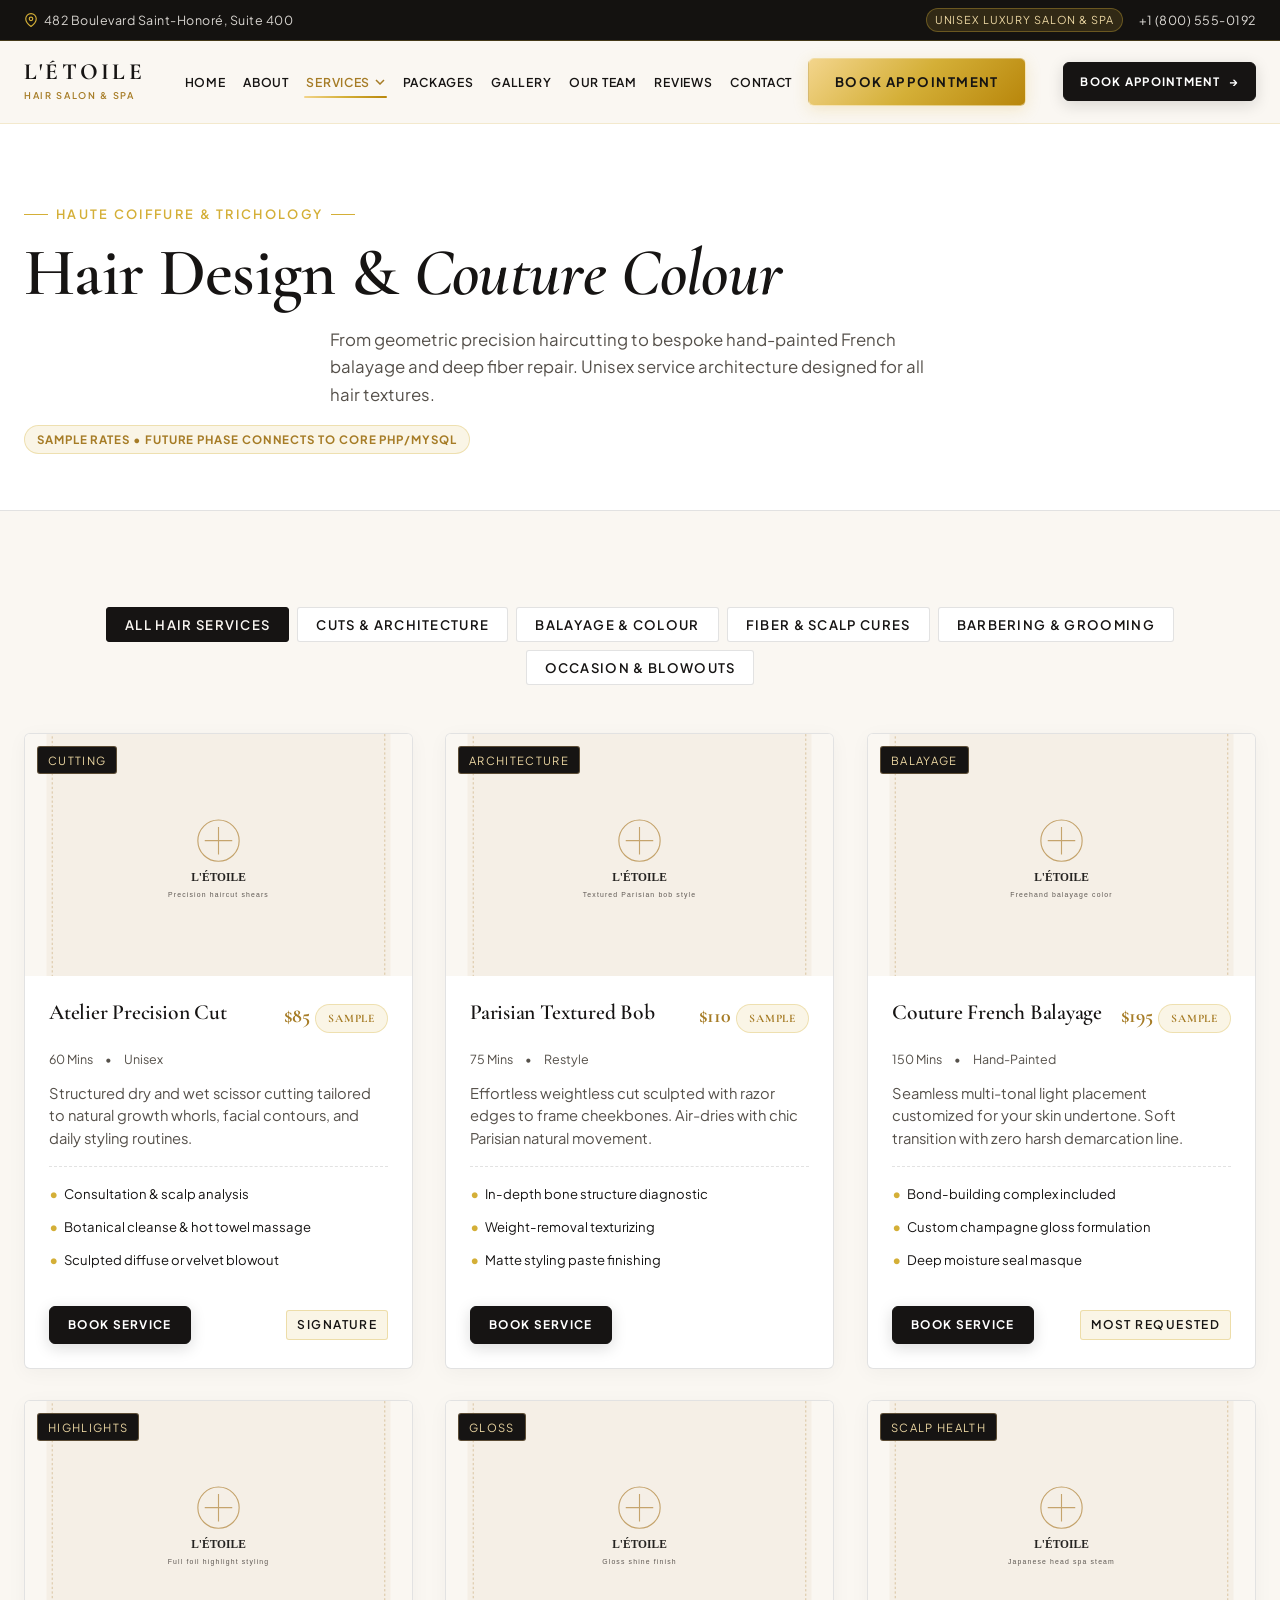
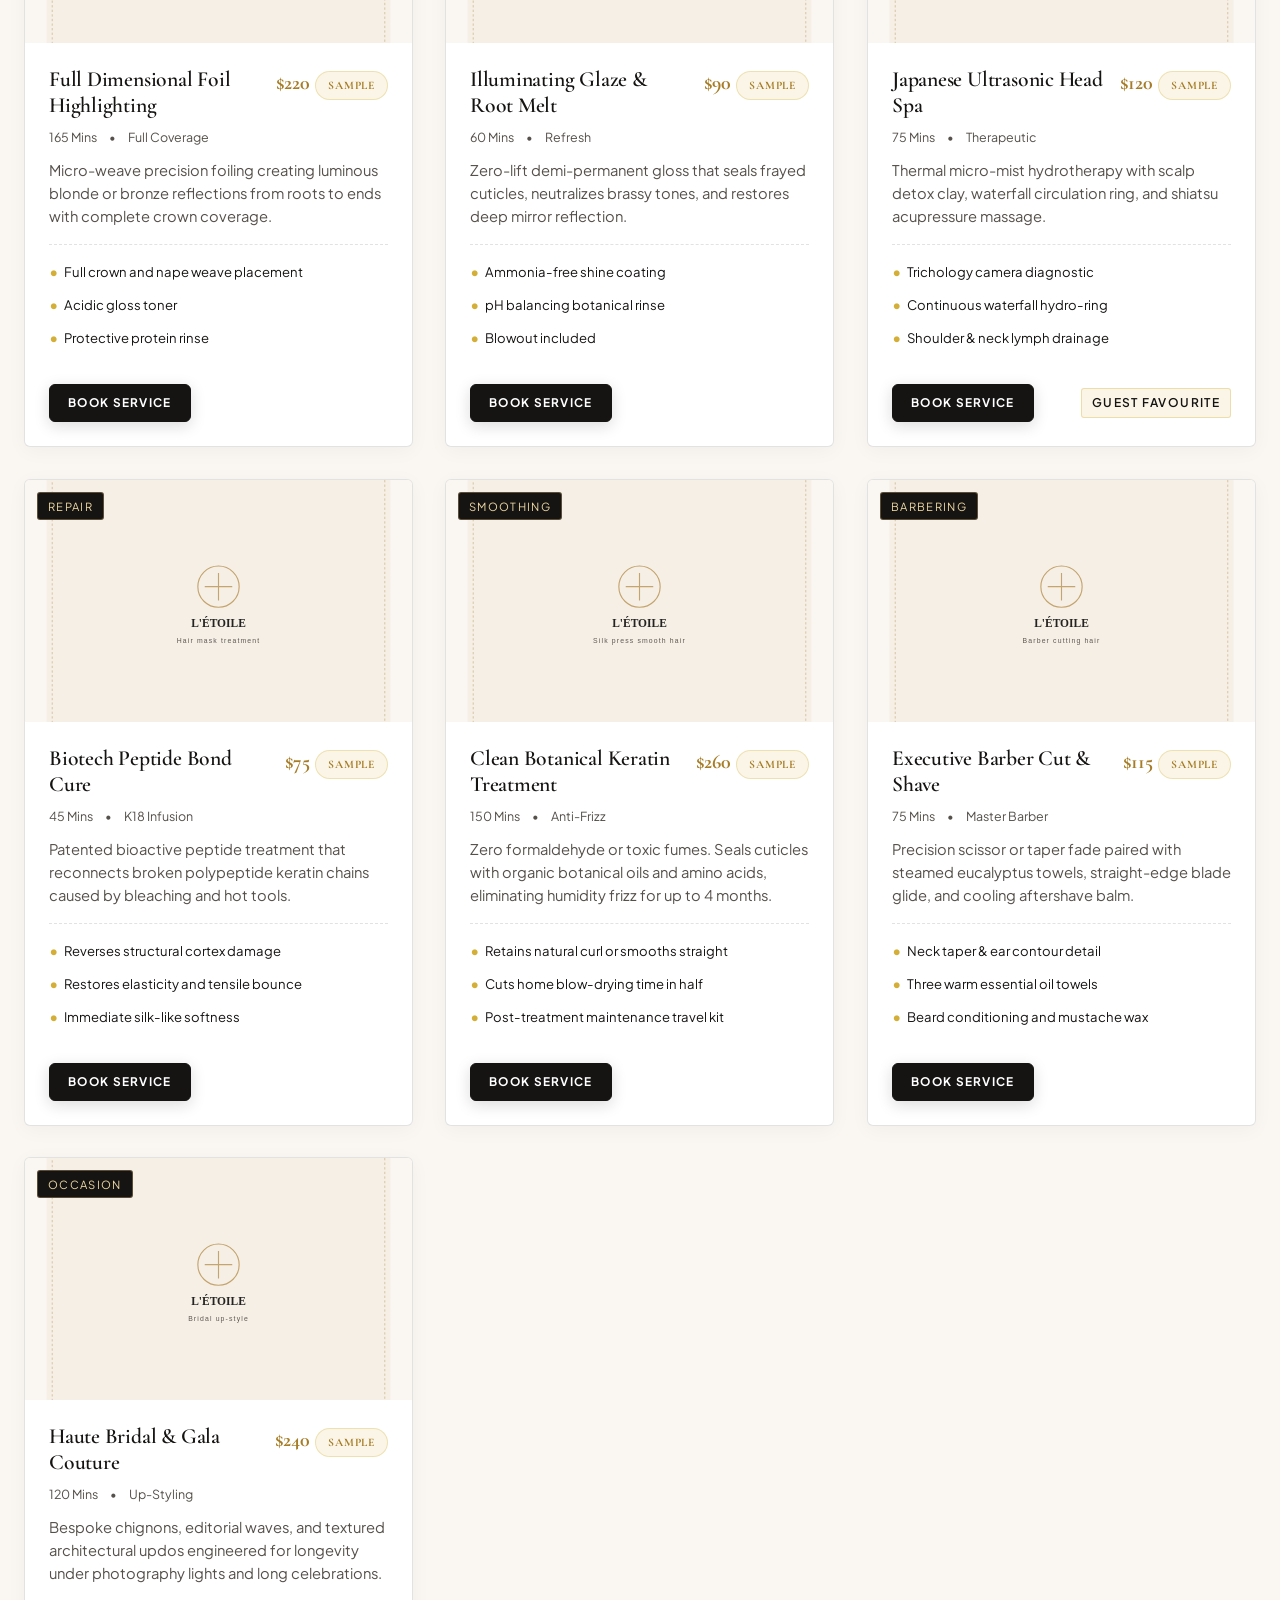
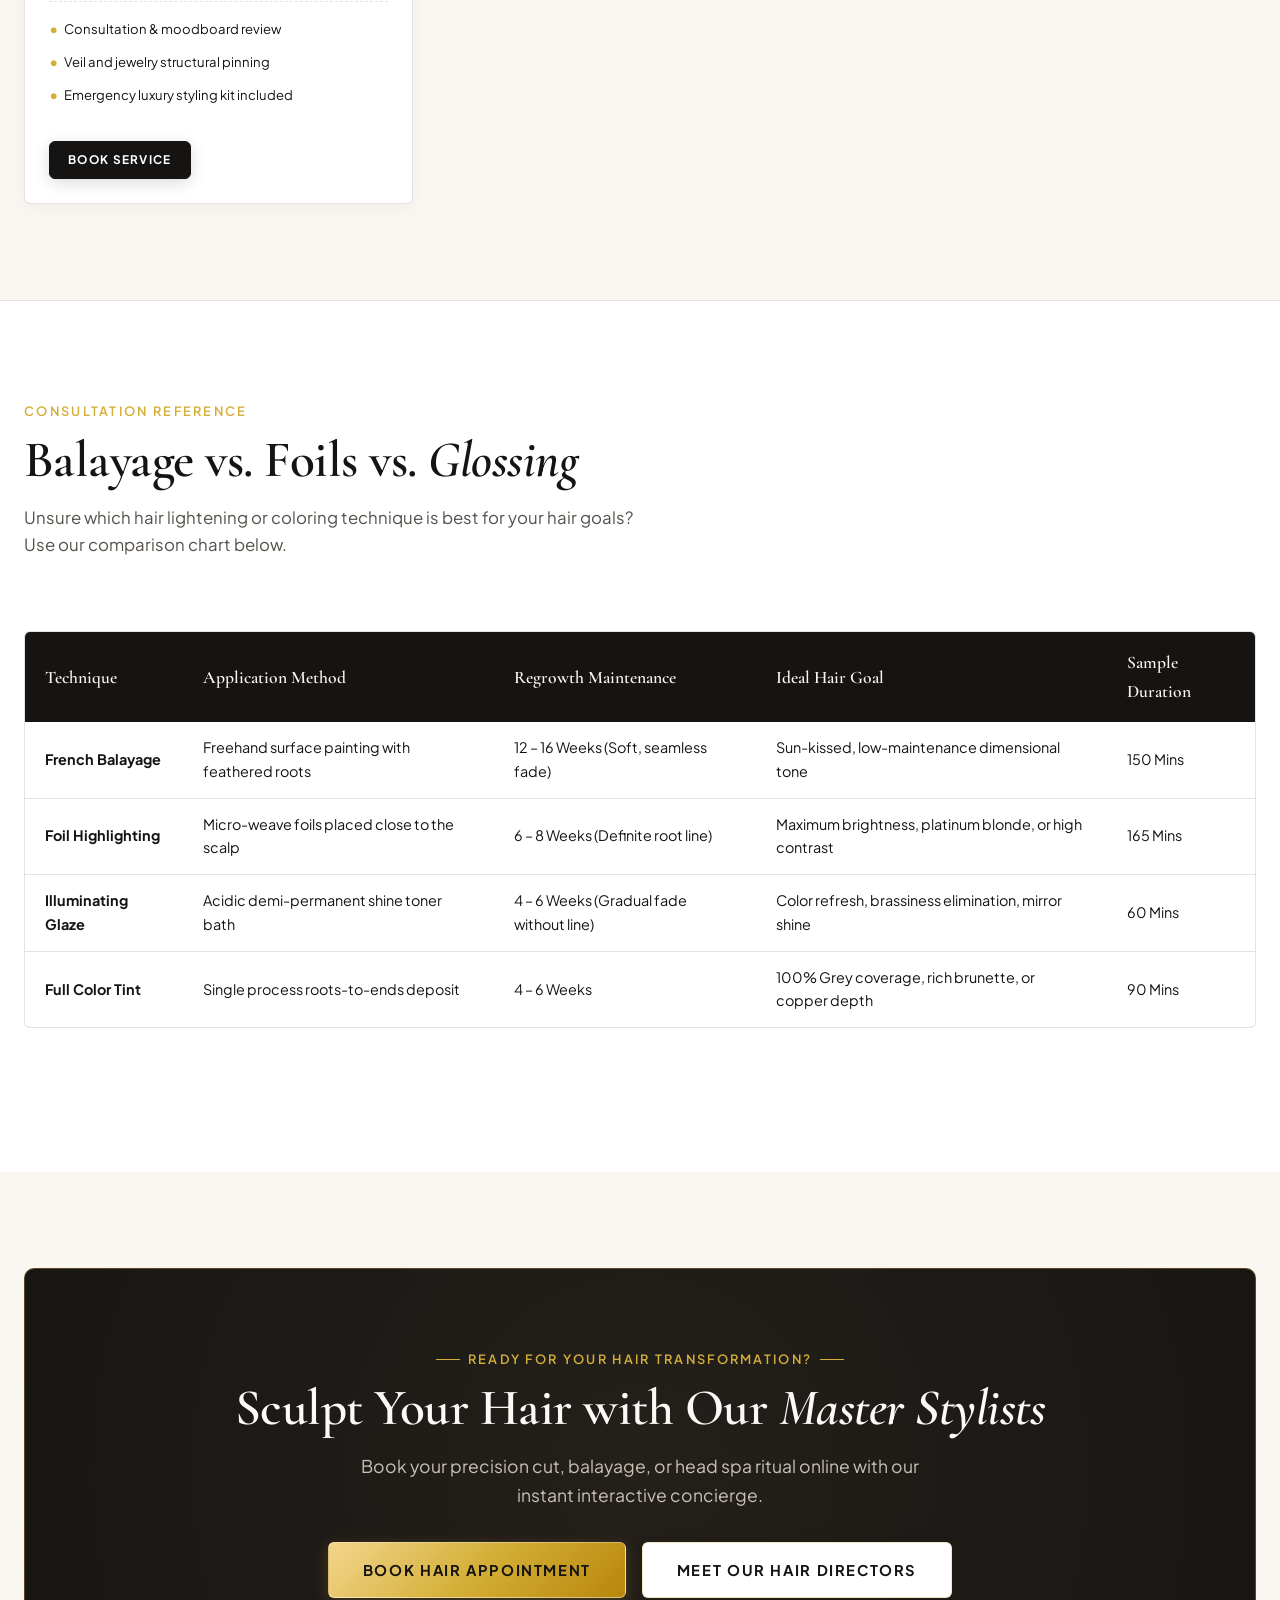
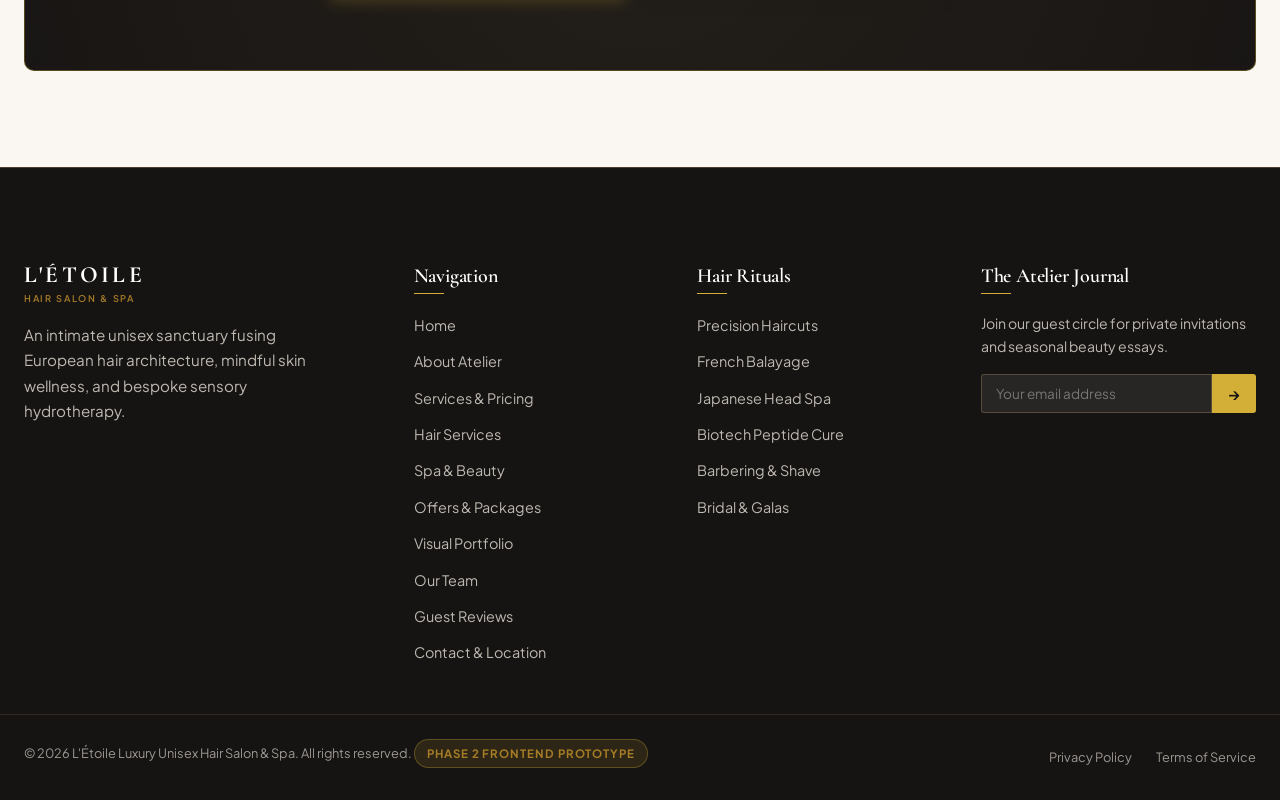
<file: hair-services.html>
<!DOCTYPE html>
<html lang="en">
<head>
  <meta charset="UTF-8">
  <meta name="viewport" content="width=device-width, initial-scale=1.0">
  <title>Hair Services &amp; Couture Colour — L'Étoile Luxury Unisex Salon &amp; Spa</title>
  <meta name="description" content="Explore L'Étoile's bespoke hair services: architectural haircuts, French balayage, keratin smoothing, trichological scalp care, and precision barbering.">
  <link rel="icon" type="image/svg+xml" href="assets/images/favicon.svg">
  
  <link rel="preconnect" href="https://fonts.googleapis.com">
  <link rel="preconnect" href="https://fonts.gstatic.com" crossorigin>
  <link href="https://fonts.googleapis.com/css2?family=Cormorant+Garamond:ital,wght@0,400;0,500;0,600;0,700;1,400;1,600&family=Plus+Jakarta+Sans:wght@300;400;500;600;700&display=swap" rel="stylesheet">
  
  <link rel="stylesheet" href="assets/css/style.css?v=3.5">
  <link rel="stylesheet" href="assets/css/responsive.css?v=3.5">
</head>
<body>

  <!-- TOP UTILITY BAR -->
  <div class="top-bar">
    <div class="container top-bar-inner">
      <div class="top-bar-left">
        <span class="top-bar-item">
          <svg width="14" height="14" viewBox="0 0 24 24" fill="none" stroke="currentColor" stroke-width="2"><path d="M21 10c0 7-9 13-9 13s-9-6-9-13a9 9 0 0 1 18 0z"></path><circle cx="12" cy="10" r="3"></circle></svg>
          <span>482 Boulevard Saint-Honoré, Suite 400</span>
        </span>
        <span class="top-bar-item hours-text">
          <svg width="14" height="14" viewBox="0 0 24 24" fill="none" stroke="currentColor" stroke-width="2"><circle cx="12" cy="12" r="10"></circle><polyline points="12 6 12 12 16 14"></polyline></svg>
          <span>Tue – Sun: 09:00 AM – 08:30 PM</span>
        </span>
      </div>
      <div class="top-bar-right">
        <span class="top-bar-badge">Unisex Luxury Salon &amp; Spa</span>
        <span class="top-bar-item">
          <a href="tel:+18005550192">+1 (800) 555-0192</a>
        </span>
      </div>
    </div>
  </div>

  <!-- SITE HEADER & NAVIGATION -->
  <header class="site-header" role="banner">
    <div class="container nav-container">
      <a href="index.html" class="brand" aria-label="L'Étoile Salon &amp; Spa Homepage">
        <span class="brand-title">L'ÉTOILE</span>
        <span class="brand-subtitle">HAIR SALON &amp; SPA</span>
        <span class="brand-placeholder-badge">[Editable Brand Placeholder]</span>
      </a>

      <nav class="nav-links" id="primary-navigation" aria-label="Main Navigation">
        <a href="index.html" class="nav-link">Home</a>
        <a href="about.html" class="nav-link">About</a>
        <div class="nav-item-dropdown">
          <a href="services.html" class="nav-link active nav-dropdown-toggle">
            <span>Services</span>
            <svg width="10" height="6" viewBox="0 0 10 6" fill="none" stroke="currentColor" stroke-width="1.5"><path d="M1 1L5 5L9 1"></path></svg>
          </a>
          <div class="nav-dropdown-menu">
            <a href="services.html" class="nav-dropdown-link">All Services &amp; Pricing</a>
            <a href="hair-services.html" class="nav-dropdown-link active">Hair Services</a>
            <a href="spa-services.html" class="nav-dropdown-link">Spa &amp; Beauty Services</a>
          </div>
        </div>
        <a href="packages.html" class="nav-link">Packages</a>
        <a href="gallery.html" class="nav-link">Gallery</a>
        <a href="team.html" class="nav-link">Our Team</a>
        <a href="reviews.html" class="nav-link">Reviews</a>
        <a href="contact.html" class="nav-link">Contact</a>
        <div class="mobile-only-cta">
          <a href="book-appointment.html" class="btn btn-champagne">Book Appointment</a>
        </div>
      </nav>

      <div class="nav-cta">
        <a href="book-appointment.html" class="btn btn-primary btn-sm">
          <span>Book Appointment</span>
          <span class="btn-icon">&rarr;</span>
        </a>
      </div>

      <button type="button" class="nav-toggle" aria-controls="primary-navigation" aria-expanded="false" aria-label="Toggle navigation menu">
        <span class="nav-toggle-bar"></span>
        <span class="nav-toggle-bar"></span>
        <span class="nav-toggle-bar"></span>
      </button>
    </div>
  </header>

  <!-- PAGE HEADER -->
  <main id="main-content">
    <section class="section" style="padding-top: var(--space-3xl); padding-bottom: var(--space-2xl); background-color: var(--color-white); border-bottom: 1px solid var(--color-charcoal-border);">
      <div class="container text-center reveal-on-scroll">
        <span class="eyebrow">Haute Coiffure &amp; Trichology</span>
        <h1 class="section-title">Hair Design &amp; <em>Couture Colour</em></h1>
        <p class="section-subtitle">
          From geometric precision haircutting to bespoke hand-painted French balayage and deep fiber repair. Unisex service architecture designed for all hair textures.
        </p>
        <div style="margin-top: 10px;">
          <span class="proto-tag">Sample Rates &bull; Future Phase Connects to Core PHP/MySQL</span>
        </div>
      </div>
    </section>

    <!-- HAIR SERVICES DIRECTORY -->
    <section class="section">
      <div class="container">
        <!-- Filter Tabs -->
        <div class="filter-tabs" data-filter-group=".hair-service-item" role="tablist" aria-label="Hair Ritual Categories">
          <button type="button" class="filter-tab active" data-filter="all" role="tab">All Hair Services</button>
          <button type="button" class="filter-tab" data-filter="cuts" role="tab">Cuts &amp; Architecture</button>
          <button type="button" class="filter-tab" data-filter="colour" role="tab">Balayage &amp; Colour</button>
          <button type="button" class="filter-tab" data-filter="treatments" role="tab">Fiber &amp; Scalp Cures</button>
          <button type="button" class="filter-tab" data-filter="barber" role="tab">Barbering &amp; Grooming</button>
          <button type="button" class="filter-tab" data-filter="styling" role="tab">Occasion &amp; Blowouts</button>
        </div>

        <div class="services-grid">
          <!-- 1. Precision Scissor Haircut -->
          <div class="hair-service-item" data-category="cuts">
            <article class="service-card reveal-on-scroll">
              <div class="service-card-media">
                <img src="https://images.unsplash.com/photo-1562322140-8baeececf3df?auto=format&fit=crop&w=800&q=80" alt="Precision haircut shears" loading="lazy">
                <span class="service-card-tag">Cutting</span>
              </div>
              <div class="service-card-body">
                <div class="service-card-header">
                  <h3 class="service-card-title">Atelier Precision Cut</h3>
                  <span class="service-card-price">$85 <small class="proto-tag">Sample</small></span>
                </div>
                <div class="service-card-meta">
                  <span>60 Mins</span> &bull; <span>Unisex</span>
                </div>
                <p class="service-card-desc">
                  Structured dry and wet scissor cutting tailored to natural growth whorls, facial contours, and daily styling routines.
                </p>
                <ul class="service-card-features">
                  <li>Consultation &amp; scalp analysis</li>
                  <li>Botanical cleanse &amp; hot towel massage</li>
                  <li>Sculpted diffuse or velvet blowout</li>
                </ul>
                <div class="service-card-footer">
                  <a href="book-appointment.html?service=haircut" class="btn btn-primary btn-sm">Book Service</a>
                  <span class="badge">Signature</span>
                </div>
              </div>
            </article>
          </div>

          <!-- 2. French Textured Bob -->
          <div class="hair-service-item" data-category="cuts">
            <article class="service-card reveal-on-scroll stagger-1">
              <div class="service-card-media">
                <img src="https://images.unsplash.com/photo-1560066984-138dadb4c035?auto=format&fit=crop&w=800&q=80" alt="Textured Parisian bob style" loading="lazy">
                <span class="service-card-tag">Architecture</span>
              </div>
              <div class="service-card-body">
                <div class="service-card-header">
                  <h3 class="service-card-title">Parisian Textured Bob</h3>
                  <span class="service-card-price">$110 <small class="proto-tag">Sample</small></span>
                </div>
                <div class="service-card-meta">
                  <span>75 Mins</span> &bull; <span>Restyle</span>
                </div>
                <p class="service-card-desc">
                  Effortless weightless cut sculpted with razor edges to frame cheekbones. Air-dries with chic Parisian natural movement.
                </p>
                <ul class="service-card-features">
                  <li>In-depth bone structure diagnostic</li>
                  <li>Weight-removal texturizing</li>
                  <li>Matte styling paste finishing</li>
                </ul>
                <div class="service-card-footer">
                  <a href="book-appointment.html?service=restyle" class="btn btn-primary btn-sm">Book Service</a>
                </div>
              </div>
            </article>
          </div>

          <!-- 3. Couture French Balayage -->
          <div class="hair-service-item" data-category="colour">
            <article class="service-card reveal-on-scroll stagger-2">
              <div class="service-card-media">
                <img src="https://images.unsplash.com/photo-1519699047748-de8e457a634e?auto=format&fit=crop&w=800&q=80" alt="Freehand balayage color" loading="lazy">
                <span class="service-card-tag">Balayage</span>
              </div>
              <div class="service-card-body">
                <div class="service-card-header">
                  <h3 class="service-card-title">Couture French Balayage</h3>
                  <span class="service-card-price">$195 <small class="proto-tag">Sample</small></span>
                </div>
                <div class="service-card-meta">
                  <span>150 Mins</span> &bull; <span>Hand-Painted</span>
                </div>
                <p class="service-card-desc">
                  Seamless multi-tonal light placement customized for your skin undertone. Soft transition with zero harsh demarcation line.
                </p>
                <ul class="service-card-features">
                  <li>Bond-building complex included</li>
                  <li>Custom champagne gloss formulation</li>
                  <li>Deep moisture seal masque</li>
                </ul>
                <div class="service-card-footer">
                  <a href="book-appointment.html?service=balayage" class="btn btn-primary btn-sm">Book Service</a>
                  <span class="badge">Most Requested</span>
                </div>
              </div>
            </article>
          </div>

          <!-- 4. Full Dimensional Highlight & Tone -->
          <div class="hair-service-item" data-category="colour">
            <article class="service-card reveal-on-scroll">
              <div class="service-card-media">
                <img src="https://images.unsplash.com/photo-1527799820374-dcf8d9d4a388?auto=format&fit=crop&w=800&q=80" alt="Full foil highlight styling" loading="lazy">
                <span class="service-card-tag">Highlights</span>
              </div>
              <div class="service-card-body">
                <div class="service-card-header">
                  <h3 class="service-card-title">Full Dimensional Foil Highlighting</h3>
                  <span class="service-card-price">$220 <small class="proto-tag">Sample</small></span>
                </div>
                <div class="service-card-meta">
                  <span>165 Mins</span> &bull; <span>Full Coverage</span>
                </div>
                <p class="service-card-desc">
                  Micro-weave precision foiling creating luminous blonde or bronze reflections from roots to ends with complete crown coverage.
                </p>
                <ul class="service-card-features">
                  <li>Full crown and nape weave placement</li>
                  <li>Acidic gloss toner</li>
                  <li>Protective protein rinse</li>
                </ul>
                <div class="service-card-footer">
                  <a href="book-appointment.html?service=highlights" class="btn btn-primary btn-sm">Book Service</a>
                </div>
              </div>
            </article>
          </div>

          <!-- 5. Illuminating Glaze & Shadow Root -->
          <div class="hair-service-item" data-category="colour">
            <article class="service-card reveal-on-scroll stagger-1">
              <div class="service-card-media">
                <img src="https://images.unsplash.com/photo-1580489944761-15a19d654956?auto=format&fit=crop&w=800&q=80" alt="Gloss shine finish" loading="lazy">
                <span class="service-card-tag">Gloss</span>
              </div>
              <div class="service-card-body">
                <div class="service-card-header">
                  <h3 class="service-card-title">Illuminating Glaze &amp; Root Melt</h3>
                  <span class="service-card-price">$90 <small class="proto-tag">Sample</small></span>
                </div>
                <div class="service-card-meta">
                  <span>60 Mins</span> &bull; <span>Refresh</span>
                </div>
                <p class="service-card-desc">
                  Zero-lift demi-permanent gloss that seals frayed cuticles, neutralizes brassy tones, and restores deep mirror reflection.
                </p>
                <ul class="service-card-features">
                  <li>Ammonia-free shine coating</li>
                  <li>pH balancing botanical rinse</li>
                  <li>Blowout included</li>
                </ul>
                <div class="service-card-footer">
                  <a href="book-appointment.html?service=glaze" class="btn btn-primary btn-sm">Book Service</a>
                </div>
              </div>
            </article>
          </div>

          <!-- 6. Japanese Scalp Cure & Steam -->
          <div class="hair-service-item" data-category="treatments">
            <article class="service-card reveal-on-scroll stagger-2">
              <div class="service-card-media">
                <img src="https://images.unsplash.com/photo-1522337360788-8b13dee7a37e?auto=format&fit=crop&w=800&q=80" alt="Japanese head spa steam" loading="lazy">
                <span class="service-card-tag">Scalp Health</span>
              </div>
              <div class="service-card-body">
                <div class="service-card-header">
                  <h3 class="service-card-title">Japanese Ultrasonic Head Spa</h3>
                  <span class="service-card-price">$120 <small class="proto-tag">Sample</small></span>
                </div>
                <div class="service-card-meta">
                  <span>75 Mins</span> &bull; <span>Therapeutic</span>
                </div>
                <p class="service-card-desc">
                  Thermal micro-mist hydrotherapy with scalp detox clay, waterfall circulation ring, and shiatsu acupressure massage.
                </p>
                <ul class="service-card-features">
                  <li>Trichology camera diagnostic</li>
                  <li>Continuous waterfall hydro-ring</li>
                  <li>Shoulder &amp; neck lymph drainage</li>
                </ul>
                <div class="service-card-footer">
                  <a href="book-appointment.html?service=hair-spa" class="btn btn-primary btn-sm">Book Service</a>
                  <span class="badge">Guest Favourite</span>
                </div>
              </div>
            </article>
          </div>

          <!-- 7. Bio-Molecular Peptide Fiber Cure -->
          <div class="hair-service-item" data-category="treatments">
            <article class="service-card reveal-on-scroll">
              <div class="service-card-media">
                <img src="https://images.unsplash.com/photo-1544161515-4ab6ce6db874?auto=format&fit=crop&w=800&q=80" alt="Hair mask treatment" loading="lazy">
                <span class="service-card-tag">Repair</span>
              </div>
              <div class="service-card-body">
                <div class="service-card-header">
                  <h3 class="service-card-title">Biotech Peptide Bond Cure</h3>
                  <span class="service-card-price">$75 <small class="proto-tag">Sample</small></span>
                </div>
                <div class="service-card-meta">
                  <span>45 Mins</span> &bull; <span>K18 Infusion</span>
                </div>
                <p class="service-card-desc">
                  Patented bioactive peptide treatment that reconnects broken polypeptide keratin chains caused by bleaching and hot tools.
                </p>
                <ul class="service-card-features">
                  <li>Reverses structural cortex damage</li>
                  <li>Restores elasticity and tensile bounce</li>
                  <li>Immediate silk-like softness</li>
                </ul>
                <div class="service-card-footer">
                  <a href="book-appointment.html?service=peptide" class="btn btn-primary btn-sm">Book Service</a>
                </div>
              </div>
            </article>
          </div>

          <!-- 8. Formaldehyde-Free Keratin Smoothing -->
          <div class="hair-service-item" data-category="treatments">
            <article class="service-card reveal-on-scroll stagger-1">
              <div class="service-card-media">
                <img src="https://images.unsplash.com/photo-1519699047748-de8e457a634e?auto=format&fit=crop&w=800&q=80" alt="Silk press smooth hair" loading="lazy">
                <span class="service-card-tag">Smoothing</span>
              </div>
              <div class="service-card-body">
                <div class="service-card-header">
                  <h3 class="service-card-title">Clean Botanical Keratin Treatment</h3>
                  <span class="service-card-price">$260 <small class="proto-tag">Sample</small></span>
                </div>
                <div class="service-card-meta">
                  <span>150 Mins</span> &bull; <span>Anti-Frizz</span>
                </div>
                <p class="service-card-desc">
                  Zero formaldehyde or toxic fumes. Seals cuticles with organic botanical oils and amino acids, eliminating humidity frizz for up to 4 months.
                </p>
                <ul class="service-card-features">
                  <li>Retains natural curl or smooths straight</li>
                  <li>Cuts home blow-drying time in half</li>
                  <li>Post-treatment maintenance travel kit</li>
                </ul>
                <div class="service-card-footer">
                  <a href="book-appointment.html?service=keratin" class="btn btn-primary btn-sm">Book Service</a>
                </div>
              </div>
            </article>
          </div>

          <!-- 9. Barber Scissor Cut & Hot Towel Shave -->
          <div class="hair-service-item" data-category="barber">
            <article class="service-card reveal-on-scroll stagger-2">
              <div class="service-card-media">
                <img src="https://images.unsplash.com/photo-1503951914875-452162b0f3f1?auto=format&fit=crop&w=800&q=80" alt="Barber cutting hair" loading="lazy">
                <span class="service-card-tag">Barbering</span>
              </div>
              <div class="service-card-body">
                <div class="service-card-header">
                  <h3 class="service-card-title">Executive Barber Cut &amp; Shave</h3>
                  <span class="service-card-price">$115 <small class="proto-tag">Sample</small></span>
                </div>
                <div class="service-card-meta">
                  <span>75 Mins</span> &bull; <span>Master Barber</span>
                </div>
                <p class="service-card-desc">
                  Precision scissor or taper fade paired with steamed eucalyptus towels, straight-edge blade glide, and cooling aftershave balm.
                </p>
                <ul class="service-card-features">
                  <li>Neck taper &amp; ear contour detail</li>
                  <li>Three warm essential oil towels</li>
                  <li>Beard conditioning and mustache wax</li>
                </ul>
                <div class="service-card-footer">
                  <a href="book-appointment.html?service=barber-cut" class="btn btn-primary btn-sm">Book Service</a>
                </div>
              </div>
            </article>
          </div>

          <!-- 10. Haute Bridal & Gala Styling -->
          <div class="hair-service-item" data-category="styling">
            <article class="service-card reveal-on-scroll">
              <div class="service-card-media">
                <img src="https://images.unsplash.com/photo-1487412720507-e7ab37603c6f?auto=format&fit=crop&w=800&q=80" alt="Bridal up-style" loading="lazy">
                <span class="service-card-tag">Occasion</span>
              </div>
              <div class="service-card-body">
                <div class="service-card-header">
                  <h3 class="service-card-title">Haute Bridal &amp; Gala Couture</h3>
                  <span class="service-card-price">$240 <small class="proto-tag">Sample</small></span>
                </div>
                <div class="service-card-meta">
                  <span>120 Mins</span> &bull; <span>Up-Styling</span>
                </div>
                <p class="service-card-desc">
                  Bespoke chignons, editorial waves, and textured architectural updos engineered for longevity under photography lights and long celebrations.
                </p>
                <ul class="service-card-features">
                  <li>Consultation &amp; moodboard review</li>
                  <li>Veil and jewelry structural pinning</li>
                  <li>Emergency luxury styling kit included</li>
                </ul>
                <div class="service-card-footer">
                  <a href="book-appointment.html?service=bridal" class="btn btn-primary btn-sm">Book Service</a>
                </div>
              </div>
            </article>
          </div>
        </div>
      </div>
    </section>

    <!-- COLOUR CONSULTATION COMPARISON GUIDE -->
    <section class="section section-white" style="border-top: 1px solid var(--color-charcoal-border);">
      <div class="container">
        <div class="section-header text-left reveal-on-scroll">
          <span class="eyebrow eyebrow-no-line">Consultation Reference</span>
          <h2 class="section-title">Balayage vs. Foils vs. <em>Glossing</em></h2>
          <p class="section-subtitle">
            Unsure which hair lightening or coloring technique is best for your hair goals? Use our comparison chart below.
          </p>
        </div>

        <div class="comparison-table-wrapper reveal-on-scroll stagger-1">
          <table class="comparison-table">
            <thead>
              <tr>
                <th>Technique</th>
                <th>Application Method</th>
                <th>Regrowth Maintenance</th>
                <th>Ideal Hair Goal</th>
                <th>Sample Duration</th>
              </tr>
            </thead>
            <tbody>
              <tr>
                <td><strong>French Balayage</strong></td>
                <td>Freehand surface painting with feathered roots</td>
                <td>12 – 16 Weeks (Soft, seamless fade)</td>
                <td>Sun-kissed, low-maintenance dimensional tone</td>
                <td>150 Mins</td>
              </tr>
              <tr>
                <td><strong>Foil Highlighting</strong></td>
                <td>Micro-weave foils placed close to the scalp</td>
                <td>6 – 8 Weeks (Definite root line)</td>
                <td>Maximum brightness, platinum blonde, or high contrast</td>
                <td>165 Mins</td>
              </tr>
              <tr>
                <td><strong>Illuminating Glaze</strong></td>
                <td>Acidic demi-permanent shine toner bath</td>
                <td>4 – 6 Weeks (Gradual fade without line)</td>
                <td>Color refresh, brassiness elimination, mirror shine</td>
                <td>60 Mins</td>
              </tr>
              <tr>
                <td><strong>Full Color Tint</strong></td>
                <td>Single process roots-to-ends deposit</td>
                <td>4 – 6 Weeks</td>
                <td>100% Grey coverage, rich brunette, or copper depth</td>
                <td>90 Mins</td>
              </tr>
            </tbody>
          </table>
        </div>
      </div>
    </section>

    <!-- CTA BANNER -->
    <section class="section">
      <div class="container">
        <div class="cta-banner reveal-on-scroll">
          <span class="eyebrow">Ready for Your Hair Transformation?</span>
          <h2>Sculpt Your Hair with Our <em>Master Stylists</em></h2>
          <p>Book your precision cut, balayage, or head spa ritual online with our instant interactive concierge.</p>
          <div class="cta-actions">
            <a href="book-appointment.html" class="btn btn-champagne btn-lg">Book Hair Appointment</a>
            <a href="team.html" class="btn btn-white btn-lg">Meet Our Hair Directors</a>
          </div>
        </div>
      </div>
    </section>
  </main>

  <!-- FOOTER -->
  <footer class="site-footer" role="contentinfo">
    <div class="footer-top">
      <div class="container footer-grid">
        <div class="footer-brand-col">
          <div class="brand">
            <span class="brand-title" style="color: var(--color-white);">L'ÉTOILE</span>
            <span class="brand-subtitle">HAIR SALON &amp; SPA</span>
          </div>
          <p>An intimate unisex sanctuary fusing European hair architecture, mindful skin wellness, and bespoke sensory hydrotherapy.</p>
        </div>

        <div>
          <h4 class="footer-col-title">Navigation</h4>
          <ul class="footer-links-list">
            <li><a href="index.html">Home</a></li>
            <li><a href="about.html">About Atelier</a></li>
            <li><a href="services.html">Services &amp; Pricing</a></li>
            <li><a href="hair-services.html">Hair Services</a></li>
            <li><a href="spa-services.html">Spa &amp; Beauty</a></li>
            <li><a href="packages.html">Offers &amp; Packages</a></li>
            <li><a href="gallery.html">Visual Portfolio</a></li>
            <li><a href="team.html">Our Team</a></li>
            <li><a href="reviews.html">Guest Reviews</a></li>
            <li><a href="contact.html">Contact &amp; Location</a></li>
          </ul>
        </div>

        <div>
          <h4 class="footer-col-title">Hair Rituals</h4>
          <ul class="footer-links-list">
            <li><a href="hair-services.html#cuts">Precision Haircuts</a></li>
            <li><a href="hair-services.html#colour">French Balayage</a></li>
            <li><a href="hair-services.html#treatments">Japanese Head Spa</a></li>
            <li><a href="hair-services.html#treatments">Biotech Peptide Cure</a></li>
            <li><a href="hair-services.html#barber">Barbering &amp; Shave</a></li>
            <li><a href="hair-services.html#styling">Bridal &amp; Galas</a></li>
          </ul>
        </div>

        <div>
          <h4 class="footer-col-title">The Atelier Journal</h4>
          <p style="font-size: 0.88rem; color: rgba(245, 239, 230, 0.75);">Join our guest circle for private invitations and seasonal beauty essays.</p>
          <form class="footer-newsletter-form">
            <input type="email" placeholder="Your email address" aria-label="Email address for salon journal" required>
            <button type="submit">&rarr;</button>
          </form>
        </div>
      </div>
    </div>

    <div class="footer-bottom">
      <div class="container footer-bottom-inner">
        <div>&copy; 2026 L'Étoile Luxury Unisex Hair Salon &amp; Spa. All rights reserved. <span class="proto-tag">Phase 2 Frontend Prototype</span></div>
        <div class="footer-bottom-links">
          <a href="javascript:void(0)">Privacy Policy</a>
          <a href="javascript:void(0)">Terms of Service</a>
        </div>
      </div>
    </div>
  </footer>

  <script src="assets/js/main.js?v=3.5"></script>
</body>
</html>
</file>
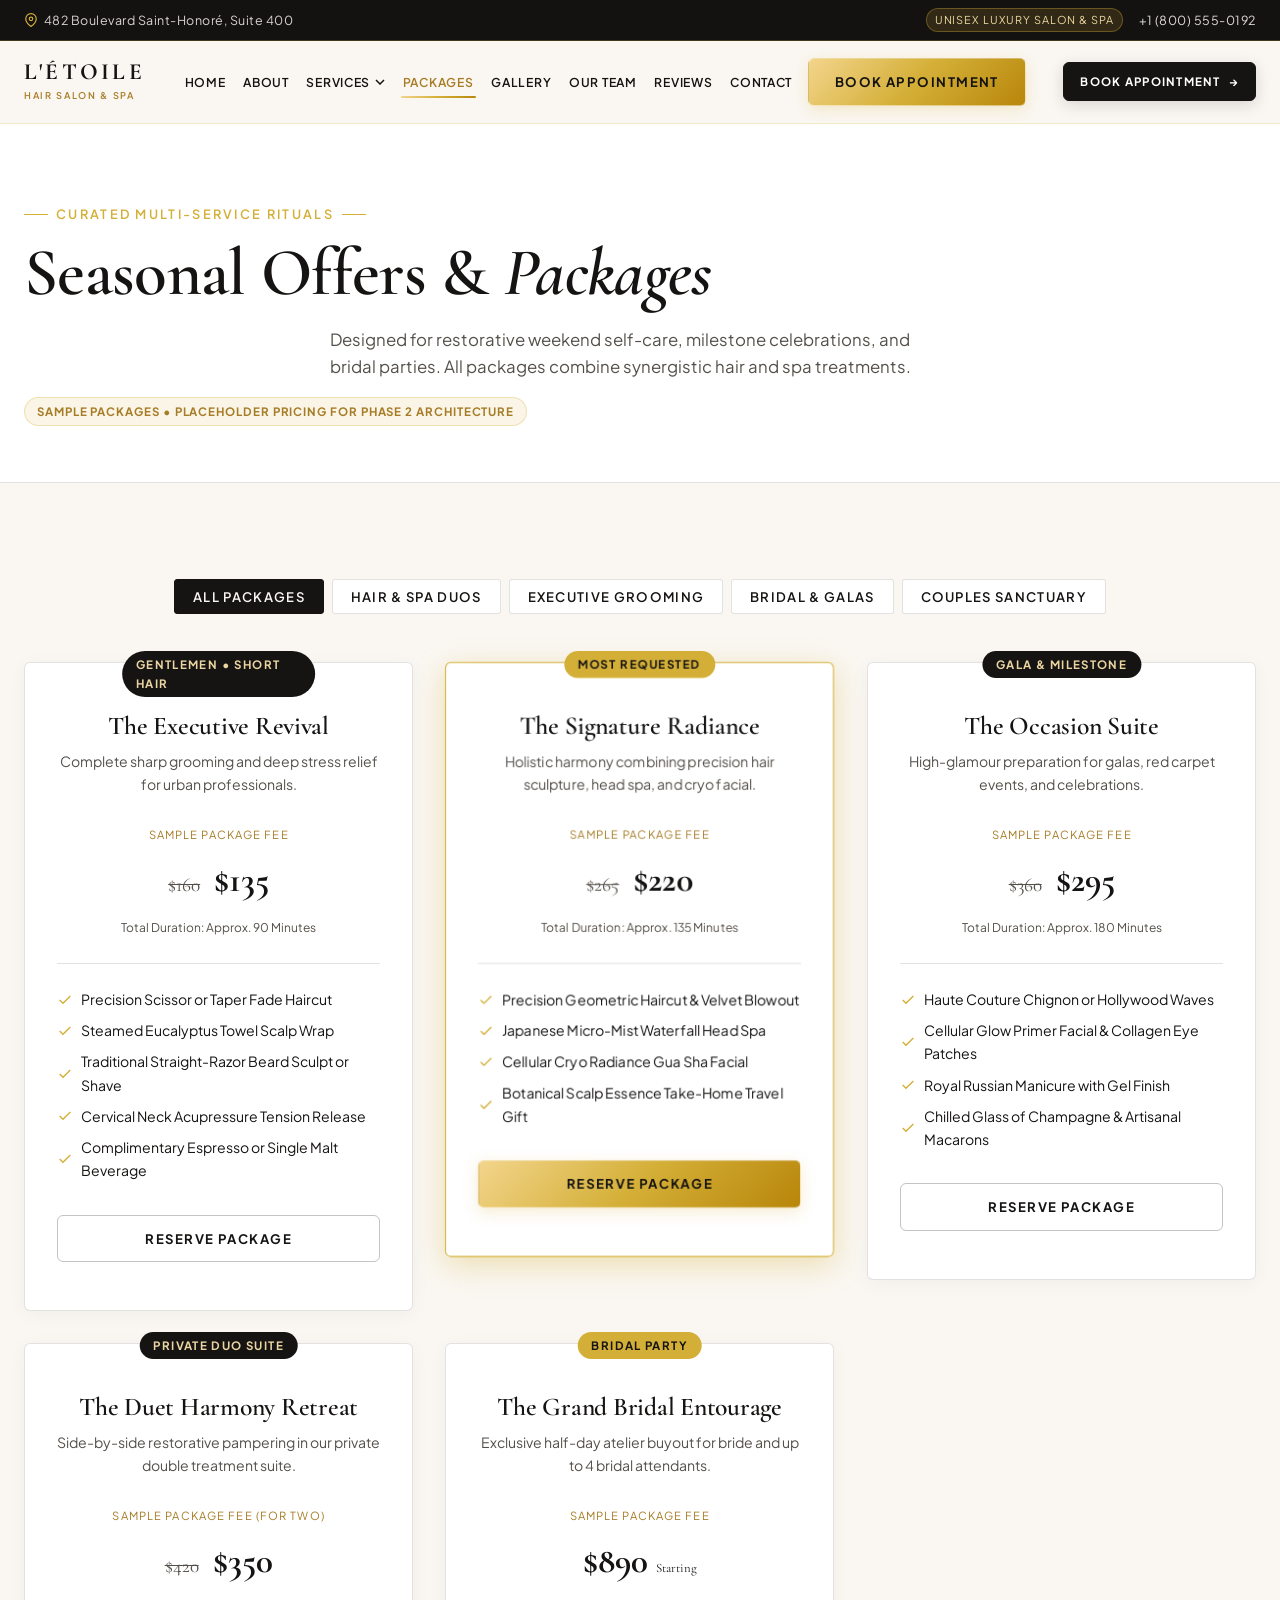
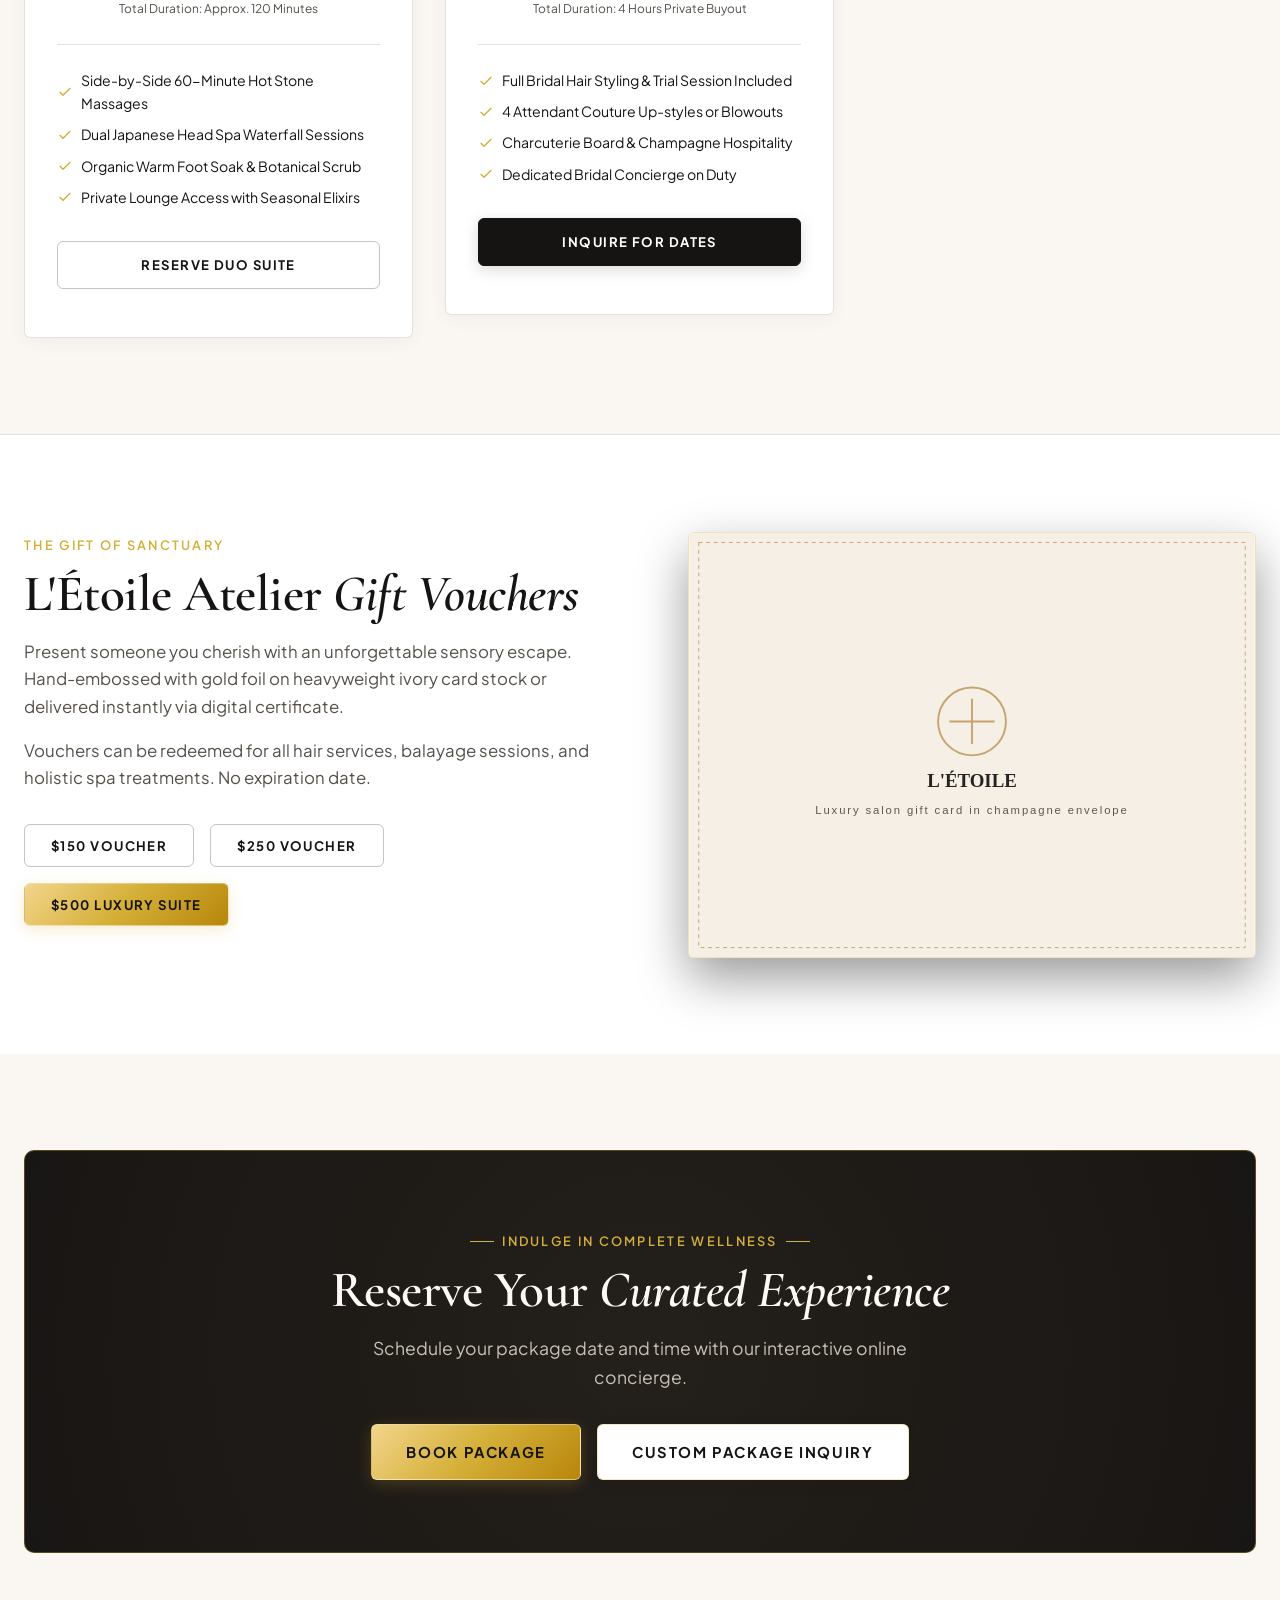
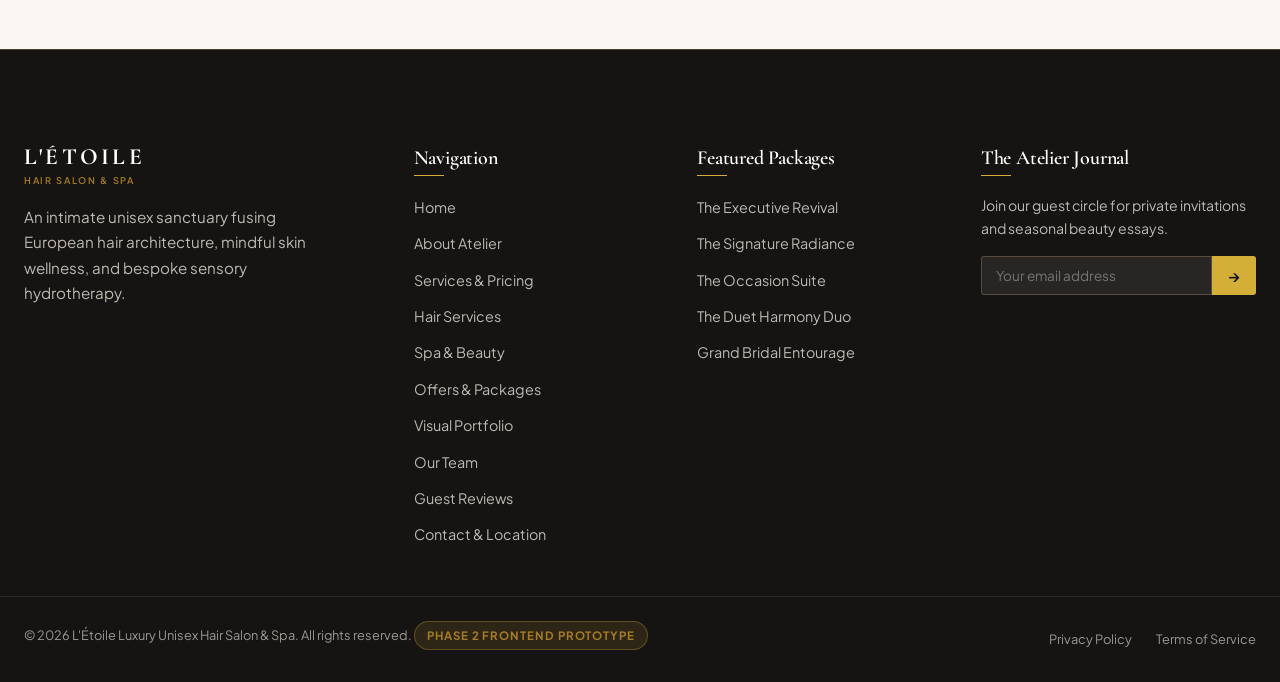
<file: packages.html>
<!DOCTYPE html>
<html lang="en">
<head>
  <meta charset="UTF-8">
  <meta name="viewport" content="width=device-width, initial-scale=1.0">
  <title>Offers &amp; Curated Packages — L'Étoile Luxury Unisex Salon &amp; Spa</title>
  <meta name="description" content="Discover curated seasonal packages, bridal suites, executive grooming pairings, and luxury gift vouchers at L'Étoile.">
  <link rel="icon" type="image/svg+xml" href="assets/images/favicon.svg">
  
  <link rel="preconnect" href="https://fonts.googleapis.com">
  <link rel="preconnect" href="https://fonts.gstatic.com" crossorigin>
  <link href="https://fonts.googleapis.com/css2?family=Cormorant+Garamond:ital,wght@0,400;0,500;0,600;0,700;1,400;1,600&family=Plus+Jakarta+Sans:wght@300;400;500;600;700&display=swap" rel="stylesheet">
  
  <link rel="stylesheet" href="assets/css/style.css?v=3.5">
  <link rel="stylesheet" href="assets/css/responsive.css?v=3.5">
</head>
<body>

  <!-- TOP UTILITY BAR -->
  <div class="top-bar">
    <div class="container top-bar-inner">
      <div class="top-bar-left">
        <span class="top-bar-item">
          <svg width="14" height="14" viewBox="0 0 24 24" fill="none" stroke="currentColor" stroke-width="2"><path d="M21 10c0 7-9 13-9 13s-9-6-9-13a9 9 0 0 1 18 0z"></path><circle cx="12" cy="10" r="3"></circle></svg>
          <span>482 Boulevard Saint-Honoré, Suite 400</span>
        </span>
        <span class="top-bar-item hours-text">
          <svg width="14" height="14" viewBox="0 0 24 24" fill="none" stroke="currentColor" stroke-width="2"><circle cx="12" cy="12" r="10"></circle><polyline points="12 6 12 12 16 14"></polyline></svg>
          <span>Tue – Sun: 09:00 AM – 08:30 PM</span>
        </span>
      </div>
      <div class="top-bar-right">
        <span class="top-bar-badge">Unisex Luxury Salon &amp; Spa</span>
        <span class="top-bar-item">
          <a href="tel:+18005550192">+1 (800) 555-0192</a>
        </span>
      </div>
    </div>
  </div>

  <!-- SITE HEADER & NAVIGATION -->
  <header class="site-header" role="banner">
    <div class="container nav-container">
      <a href="index.html" class="brand" aria-label="L'Étoile Salon &amp; Spa Homepage">
        <span class="brand-title">L'ÉTOILE</span>
        <span class="brand-subtitle">HAIR SALON &amp; SPA</span>
        <span class="brand-placeholder-badge">[Editable Brand Placeholder]</span>
      </a>

      <nav class="nav-links" id="primary-navigation" aria-label="Main Navigation">
        <a href="index.html" class="nav-link">Home</a>
        <a href="about.html" class="nav-link">About</a>
        <div class="nav-item-dropdown">
          <a href="services.html" class="nav-link nav-dropdown-toggle">
            <span>Services</span>
            <svg width="10" height="6" viewBox="0 0 10 6" fill="none" stroke="currentColor" stroke-width="1.5"><path d="M1 1L5 5L9 1"></path></svg>
          </a>
          <div class="nav-dropdown-menu">
            <a href="services.html" class="nav-dropdown-link">All Services &amp; Pricing</a>
            <a href="hair-services.html" class="nav-dropdown-link">Hair Services</a>
            <a href="spa-services.html" class="nav-dropdown-link">Spa &amp; Beauty Services</a>
          </div>
        </div>
        <a href="packages.html" class="nav-link active">Packages</a>
        <a href="gallery.html" class="nav-link">Gallery</a>
        <a href="team.html" class="nav-link">Our Team</a>
        <a href="reviews.html" class="nav-link">Reviews</a>
        <a href="contact.html" class="nav-link">Contact</a>
        <div class="mobile-only-cta">
          <a href="book-appointment.html" class="btn btn-champagne">Book Appointment</a>
        </div>
      </nav>

      <div class="nav-cta">
        <a href="book-appointment.html" class="btn btn-primary btn-sm">
          <span>Book Appointment</span>
          <span class="btn-icon">&rarr;</span>
        </a>
      </div>

      <button type="button" class="nav-toggle" aria-controls="primary-navigation" aria-expanded="false" aria-label="Toggle navigation menu">
        <span class="nav-toggle-bar"></span>
        <span class="nav-toggle-bar"></span>
        <span class="nav-toggle-bar"></span>
      </button>
    </div>
  </header>

  <!-- PAGE HEADER -->
  <main id="main-content">
    <section class="section" style="padding-top: var(--space-3xl); padding-bottom: var(--space-2xl); background-color: var(--color-white); border-bottom: 1px solid var(--color-charcoal-border);">
      <div class="container text-center reveal-on-scroll">
        <span class="eyebrow">Curated Multi-Service Rituals</span>
        <h1 class="section-title">Seasonal Offers &amp; <em>Packages</em></h1>
        <p class="section-subtitle">
          Designed for restorative weekend self-care, milestone celebrations, and bridal parties. All packages combine synergistic hair and spa treatments.
        </p>
        <div style="margin-top: 10px;">
          <span class="proto-tag">Sample Packages &bull; Placeholder Pricing for Phase 2 Architecture</span>
        </div>
      </div>
    </section>

    <!-- PACKAGES SECTION WITH FILTERS -->
    <section class="section">
      <div class="container">
        <!-- Filter Tabs -->
        <div class="filter-tabs" data-filter-group=".package-item-wrapper" role="tablist" aria-label="Package Categories">
          <button type="button" class="filter-tab active" data-filter="all" role="tab">All Packages</button>
          <button type="button" class="filter-tab" data-filter="radiance" role="tab">Hair &amp; Spa Duos</button>
          <button type="button" class="filter-tab" data-filter="executive" role="tab">Executive Grooming</button>
          <button type="button" class="filter-tab" data-filter="bridal" role="tab">Bridal &amp; Galas</button>
          <button type="button" class="filter-tab" data-filter="couples" role="tab">Couples Sanctuary</button>
        </div>

        <div class="packages-grid">
          <!-- Package 1: The Executive Revival -->
          <div class="package-item-wrapper" data-category="executive">
            <div class="package-card reveal-on-scroll">
              <span class="package-badge" style="background-color: var(--color-charcoal); color: var(--color-champagne-light);">Gentlemen &bull; Short Hair</span>
              <h3 class="package-title">The Executive Revival</h3>
              <p class="package-desc">Complete sharp grooming and deep stress relief for urban professionals.</p>
              <div class="package-price-wrap">
                <span class="package-sample-label">Sample Package Fee</span>
                <div class="package-price"><del>$160</del> $135</div>
                <small style="color:var(--color-charcoal-muted); font-size:0.75rem;">Total Duration: Approx. 90 Minutes</small>
              </div>
              <ul class="package-features">
                <li>
                  <svg width="16" height="16" viewBox="0 0 24 24" fill="none" stroke="currentColor" stroke-width="2"><polyline points="20 6 9 17 4 12"></polyline></svg>
                  <span>Precision Scissor or Taper Fade Haircut</span>
                </li>
                <li>
                  <svg width="16" height="16" viewBox="0 0 24 24" fill="none" stroke="currentColor" stroke-width="2"><polyline points="20 6 9 17 4 12"></polyline></svg>
                  <span>Steamed Eucalyptus Towel Scalp Wrap</span>
                </li>
                <li>
                  <svg width="16" height="16" viewBox="0 0 24 24" fill="none" stroke="currentColor" stroke-width="2"><polyline points="20 6 9 17 4 12"></polyline></svg>
                  <span>Traditional Straight-Razor Beard Sculpt or Shave</span>
                </li>
                <li>
                  <svg width="16" height="16" viewBox="0 0 24 24" fill="none" stroke="currentColor" stroke-width="2"><polyline points="20 6 9 17 4 12"></polyline></svg>
                  <span>Cervical Neck Acupressure Tension Release</span>
                </li>
                <li>
                  <svg width="16" height="16" viewBox="0 0 24 24" fill="none" stroke="currentColor" stroke-width="2"><polyline points="20 6 9 17 4 12"></polyline></svg>
                  <span>Complimentary Espresso or Single Malt Beverage</span>
                </li>
              </ul>
              <a href="book-appointment.html?service=executive-package" class="btn btn-outline" style="margin-top:auto;">Reserve Package</a>
            </div>
          </div>

          <!-- Package 2: The Signature Radiance (Featured) -->
          <div class="package-item-wrapper" data-category="radiance">
            <div class="package-card featured reveal-on-scroll stagger-1">
              <span class="package-badge">Most Requested</span>
              <h3 class="package-title">The Signature Radiance</h3>
              <p class="package-desc">Holistic harmony combining precision hair sculpture, head spa, and cryo facial.</p>
              <div class="package-price-wrap">
                <span class="package-sample-label">Sample Package Fee</span>
                <div class="package-price"><del>$265</del> $220</div>
                <small style="color:var(--color-charcoal-muted); font-size:0.75rem;">Total Duration: Approx. 135 Minutes</small>
              </div>
              <ul class="package-features">
                <li>
                  <svg width="16" height="16" viewBox="0 0 24 24" fill="none" stroke="currentColor" stroke-width="2"><polyline points="20 6 9 17 4 12"></polyline></svg>
                  <span>Precision Geometric Haircut &amp; Velvet Blowout</span>
                </li>
                <li>
                  <svg width="16" height="16" viewBox="0 0 24 24" fill="none" stroke="currentColor" stroke-width="2"><polyline points="20 6 9 17 4 12"></polyline></svg>
                  <span>Japanese Micro-Mist Waterfall Head Spa</span>
                </li>
                <li>
                  <svg width="16" height="16" viewBox="0 0 24 24" fill="none" stroke="currentColor" stroke-width="2"><polyline points="20 6 9 17 4 12"></polyline></svg>
                  <span>Cellular Cryo Radiance Gua Sha Facial</span>
                </li>
                <li>
                  <svg width="16" height="16" viewBox="0 0 24 24" fill="none" stroke="currentColor" stroke-width="2"><polyline points="20 6 9 17 4 12"></polyline></svg>
                  <span>Botanical Scalp Essence Take-Home Travel Gift</span>
                </li>
              </ul>
              <a href="book-appointment.html?service=radiance-package" class="btn btn-champagne" style="margin-top:auto;">Reserve Package</a>
            </div>
          </div>

          <!-- Package 3: The Occasion Suite -->
          <div class="package-item-wrapper" data-category="bridal">
            <div class="package-card reveal-on-scroll stagger-2">
              <span class="package-badge" style="background-color: var(--color-charcoal); color: var(--color-champagne-light);">Gala &amp; Milestone</span>
              <h3 class="package-title">The Occasion Suite</h3>
              <p class="package-desc">High-glamour preparation for galas, red carpet events, and celebrations.</p>
              <div class="package-price-wrap">
                <span class="package-sample-label">Sample Package Fee</span>
                <div class="package-price"><del>$360</del> $295</div>
                <small style="color:var(--color-charcoal-muted); font-size:0.75rem;">Total Duration: Approx. 180 Minutes</small>
              </div>
              <ul class="package-features">
                <li>
                  <svg width="16" height="16" viewBox="0 0 24 24" fill="none" stroke="currentColor" stroke-width="2"><polyline points="20 6 9 17 4 12"></polyline></svg>
                  <span>Haute Couture Chignon or Hollywood Waves</span>
                </li>
                <li>
                  <svg width="16" height="16" viewBox="0 0 24 24" fill="none" stroke="currentColor" stroke-width="2"><polyline points="20 6 9 17 4 12"></polyline></svg>
                  <span>Cellular Glow Primer Facial &amp; Collagen Eye Patches</span>
                </li>
                <li>
                  <svg width="16" height="16" viewBox="0 0 24 24" fill="none" stroke="currentColor" stroke-width="2"><polyline points="20 6 9 17 4 12"></polyline></svg>
                  <span>Royal Russian Manicure with Gel Finish</span>
                </li>
                <li>
                  <svg width="16" height="16" viewBox="0 0 24 24" fill="none" stroke="currentColor" stroke-width="2"><polyline points="20 6 9 17 4 12"></polyline></svg>
                  <span>Chilled Glass of Champagne &amp; Artisanal Macarons</span>
                </li>
              </ul>
              <a href="book-appointment.html?service=occasion-package" class="btn btn-outline" style="margin-top:auto;">Reserve Package</a>
            </div>
          </div>

          <!-- Package 4: The Serene Couples Retreat -->
          <div class="package-item-wrapper" data-category="couples">
            <div class="package-card reveal-on-scroll">
              <span class="package-badge" style="background-color: var(--color-charcoal); color: var(--color-champagne-light);">Private Duo Suite</span>
              <h3 class="package-title">The Duet Harmony Retreat</h3>
              <p class="package-desc">Side-by-side restorative pampering in our private double treatment suite.</p>
              <div class="package-price-wrap">
                <span class="package-sample-label">Sample Package Fee (For Two)</span>
                <div class="package-price"><del>$420</del> $350</div>
                <small style="color:var(--color-charcoal-muted); font-size:0.75rem;">Total Duration: Approx. 120 Minutes</small>
              </div>
              <ul class="package-features">
                <li>
                  <svg width="16" height="16" viewBox="0 0 24 24" fill="none" stroke="currentColor" stroke-width="2"><polyline points="20 6 9 17 4 12"></polyline></svg>
                  <span>Side-by-Side 60-Minute Hot Stone Massages</span>
                </li>
                <li>
                  <svg width="16" height="16" viewBox="0 0 24 24" fill="none" stroke="currentColor" stroke-width="2"><polyline points="20 6 9 17 4 12"></polyline></svg>
                  <span>Dual Japanese Head Spa Waterfall Sessions</span>
                </li>
                <li>
                  <svg width="16" height="16" viewBox="0 0 24 24" fill="none" stroke="currentColor" stroke-width="2"><polyline points="20 6 9 17 4 12"></polyline></svg>
                  <span>Organic Warm Foot Soak &amp; Botanical Scrub</span>
                </li>
                <li>
                  <svg width="16" height="16" viewBox="0 0 24 24" fill="none" stroke="currentColor" stroke-width="2"><polyline points="20 6 9 17 4 12"></polyline></svg>
                  <span>Private Lounge Access with Seasonal Elixirs</span>
                </li>
              </ul>
              <a href="book-appointment.html?service=couples-package" class="btn btn-outline" style="margin-top:auto;">Reserve Duo Suite</a>
            </div>
          </div>

          <!-- Package 5: Bridal Party Suite -->
          <div class="package-item-wrapper" data-category="bridal">
            <div class="package-card reveal-on-scroll stagger-1">
              <span class="package-badge">Bridal Party</span>
              <h3 class="package-title">The Grand Bridal Entourage</h3>
              <p class="package-desc">Exclusive half-day atelier buyout for bride and up to 4 bridal attendants.</p>
              <div class="package-price-wrap">
                <span class="package-sample-label">Sample Package Fee</span>
                <div class="package-price">$890 <small style="font-size:0.8rem; font-weight:400;">Starting</small></div>
                <small style="color:var(--color-charcoal-muted); font-size:0.75rem;">Total Duration: 4 Hours Private Buyout</small>
              </div>
              <ul class="package-features">
                <li>
                  <svg width="16" height="16" viewBox="0 0 24 24" fill="none" stroke="currentColor" stroke-width="2"><polyline points="20 6 9 17 4 12"></polyline></svg>
                  <span>Full Bridal Hair Styling &amp; Trial Session Included</span>
                </li>
                <li>
                  <svg width="16" height="16" viewBox="0 0 24 24" fill="none" stroke="currentColor" stroke-width="2"><polyline points="20 6 9 17 4 12"></polyline></svg>
                  <span>4 Attendant Couture Up-styles or Blowouts</span>
                </li>
                <li>
                  <svg width="16" height="16" viewBox="0 0 24 24" fill="none" stroke="currentColor" stroke-width="2"><polyline points="20 6 9 17 4 12"></polyline></svg>
                  <span>Charcuterie Board &amp; Champagne Hospitality</span>
                </li>
                <li>
                  <svg width="16" height="16" viewBox="0 0 24 24" fill="none" stroke="currentColor" stroke-width="2"><polyline points="20 6 9 17 4 12"></polyline></svg>
                  <span>Dedicated Bridal Concierge on Duty</span>
                </li>
              </ul>
              <a href="contact.html?inquiry=bridal-party" class="btn btn-primary" style="margin-top:auto;">Inquire for Dates</a>
            </div>
          </div>
        </div>
      </div>
    </section>

    <!-- GIFT VOUCHERS SECTION -->
    <section class="section section-white" style="border-top: 1px solid var(--color-charcoal-border);">
      <div class="container">
        <div class="intro-grid">
          <div class="intro-content reveal-on-scroll">
            <span class="eyebrow eyebrow-no-line">The Gift of Sanctuary</span>
            <h2 class="section-title">L'Étoile Atelier <em>Gift Vouchers</em></h2>
            <p>
              Present someone you cherish with an unforgettable sensory escape. Hand-embossed with gold foil on heavyweight ivory card stock or delivered instantly via digital certificate.
            </p>
            <p>
              Vouchers can be redeemed for all hair services, balayage sessions, and holistic spa treatments. No expiration date.
            </p>

            <div style="display:flex; gap: var(--space-md); flex-wrap:wrap; margin: var(--space-xl) 0;">
              <button type="button" class="btn btn-outline" onclick="alert('Phase 1 Prototype: Gift card purchases will integrate with Core PHP & payment processing in Phase 2.');">$150 Voucher</button>
              <button type="button" class="btn btn-outline" onclick="alert('Phase 1 Prototype: Gift card purchases will integrate with Core PHP & payment processing in Phase 2.');">$250 Voucher</button>
              <button type="button" class="btn btn-champagne" onclick="alert('Phase 1 Prototype: Gift card purchases will integrate with Core PHP & payment processing in Phase 2.');">$500 Luxury Suite</button>
            </div>
          </div>

          <div class="signature-visual reveal-on-scroll stagger-1">
            <div class="signature-visual-frame" style="aspect-ratio: 4/3;">
              <img src="https://images.unsplash.com/photo-1560066984-138dadb4c035?auto=format&fit=crop&w=800&q=80" alt="Luxury salon gift card in champagne envelope" loading="lazy">
            </div>
          </div>
        </div>
      </div>
    </section>

    <!-- CTA BANNER -->
    <section class="section">
      <div class="container">
        <div class="cta-banner reveal-on-scroll">
          <span class="eyebrow">Indulge in Complete Wellness</span>
          <h2>Reserve Your <em>Curated Experience</em></h2>
          <p>Schedule your package date and time with our interactive online concierge.</p>
          <div class="cta-actions">
            <a href="book-appointment.html" class="btn btn-champagne btn-lg">Book Package</a>
            <a href="contact.html" class="btn btn-white btn-lg">Custom Package Inquiry</a>
          </div>
        </div>
      </div>
    </section>
  </main>

  <!-- FOOTER -->
  <footer class="site-footer" role="contentinfo">
    <div class="footer-top">
      <div class="container footer-grid">
        <div class="footer-brand-col">
          <div class="brand">
            <span class="brand-title" style="color: var(--color-white);">L'ÉTOILE</span>
            <span class="brand-subtitle">HAIR SALON &amp; SPA</span>
          </div>
          <p>An intimate unisex sanctuary fusing European hair architecture, mindful skin wellness, and bespoke sensory hydrotherapy.</p>
        </div>

        <div>
          <h4 class="footer-col-title">Navigation</h4>
          <ul class="footer-links-list">
            <li><a href="index.html">Home</a></li>
            <li><a href="about.html">About Atelier</a></li>
            <li><a href="services.html">Services &amp; Pricing</a></li>
            <li><a href="hair-services.html">Hair Services</a></li>
            <li><a href="spa-services.html">Spa &amp; Beauty</a></li>
            <li><a href="packages.html">Offers &amp; Packages</a></li>
            <li><a href="gallery.html">Visual Portfolio</a></li>
            <li><a href="team.html">Our Team</a></li>
            <li><a href="reviews.html">Guest Reviews</a></li>
            <li><a href="contact.html">Contact &amp; Location</a></li>
          </ul>
        </div>

        <div>
          <h4 class="footer-col-title">Featured Packages</h4>
          <ul class="footer-links-list">
            <li><a href="packages.html">The Executive Revival</a></li>
            <li><a href="packages.html">The Signature Radiance</a></li>
            <li><a href="packages.html">The Occasion Suite</a></li>
            <li><a href="packages.html">The Duet Harmony Duo</a></li>
            <li><a href="packages.html">Grand Bridal Entourage</a></li>
          </ul>
        </div>

        <div>
          <h4 class="footer-col-title">The Atelier Journal</h4>
          <p style="font-size: 0.88rem; color: rgba(245, 239, 230, 0.75);">Join our guest circle for private invitations and seasonal beauty essays.</p>
          <form class="footer-newsletter-form">
            <input type="email" placeholder="Your email address" aria-label="Email address for salon journal" required>
            <button type="submit">&rarr;</button>
          </form>
        </div>
      </div>
    </div>

    <div class="footer-bottom">
      <div class="container footer-bottom-inner">
        <div>&copy; 2026 L'Étoile Luxury Unisex Hair Salon &amp; Spa. All rights reserved. <span class="proto-tag">Phase 2 Frontend Prototype</span></div>
        <div class="footer-bottom-links">
          <a href="javascript:void(0)">Privacy Policy</a>
          <a href="javascript:void(0)">Terms of Service</a>
        </div>
      </div>
    </div>
  </footer>

  <script src="assets/js/main.js?v=3.5"></script>
</body>
</html>
</file>
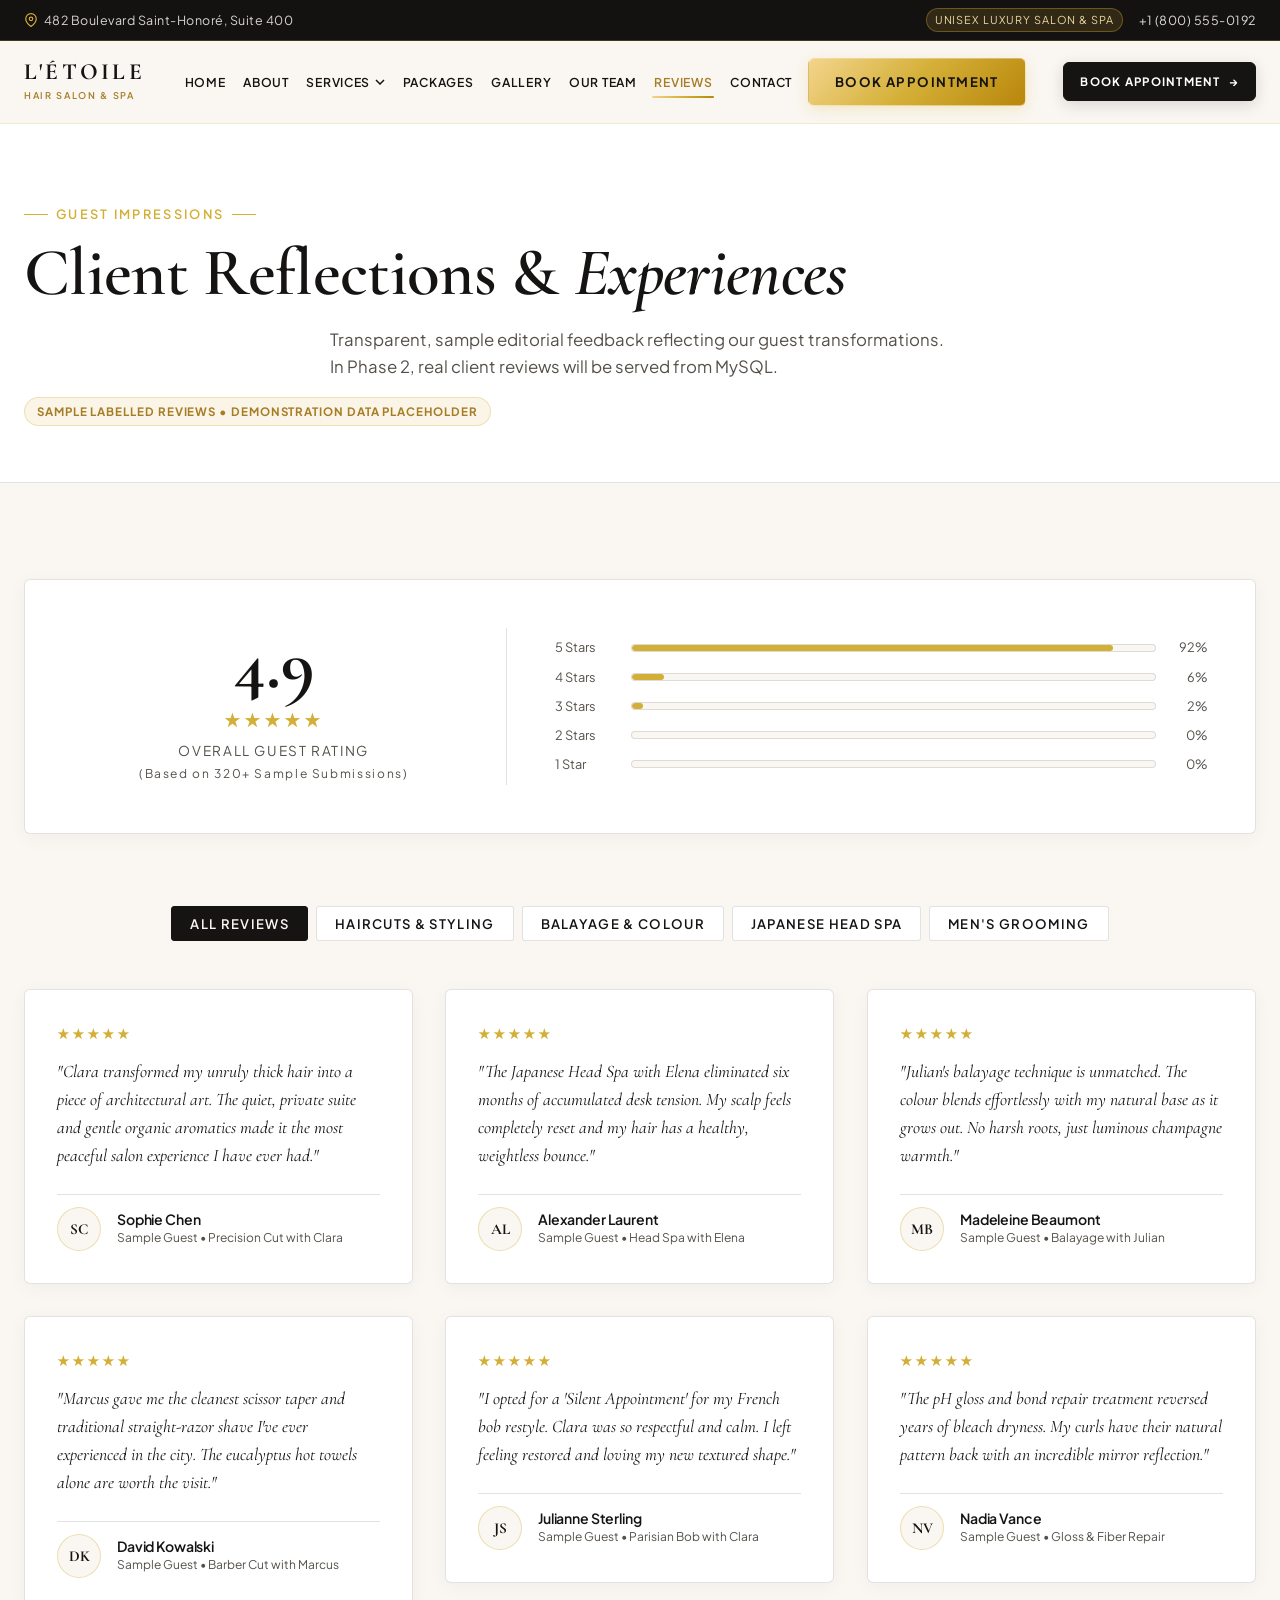
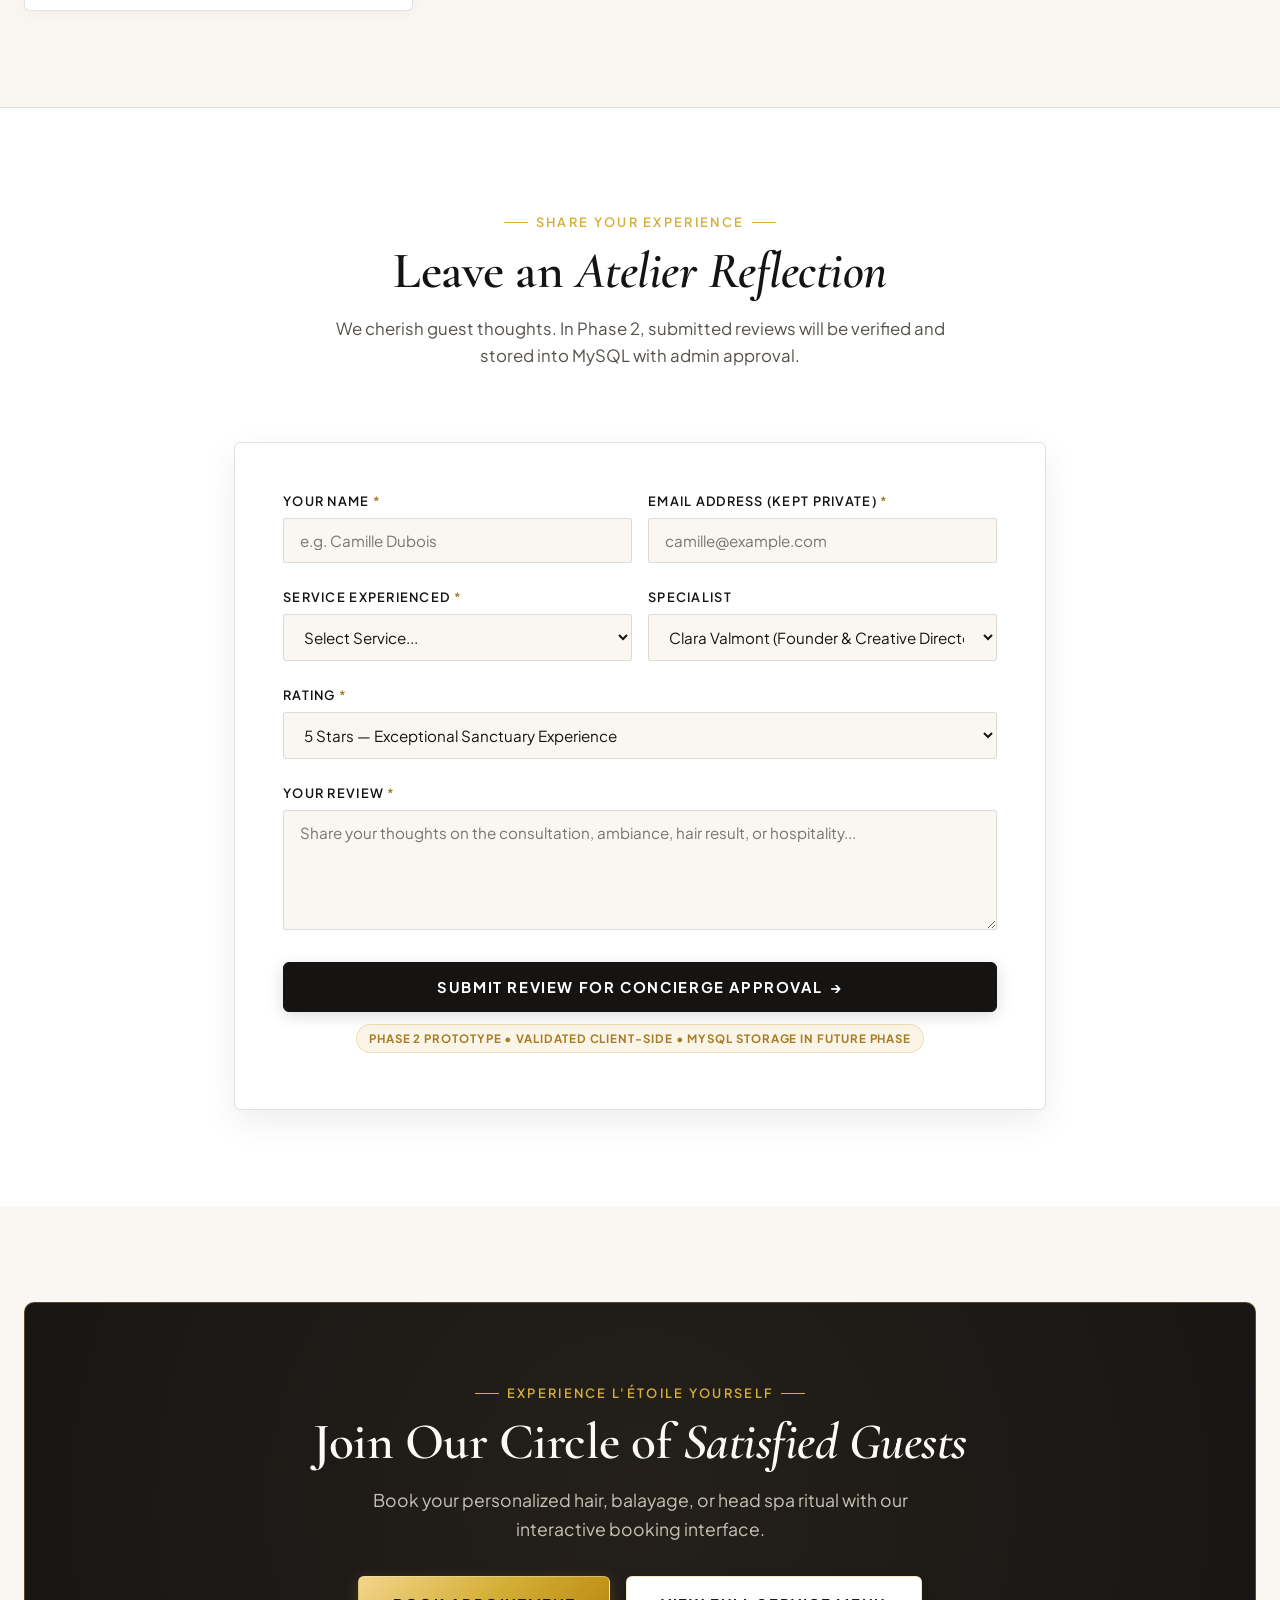
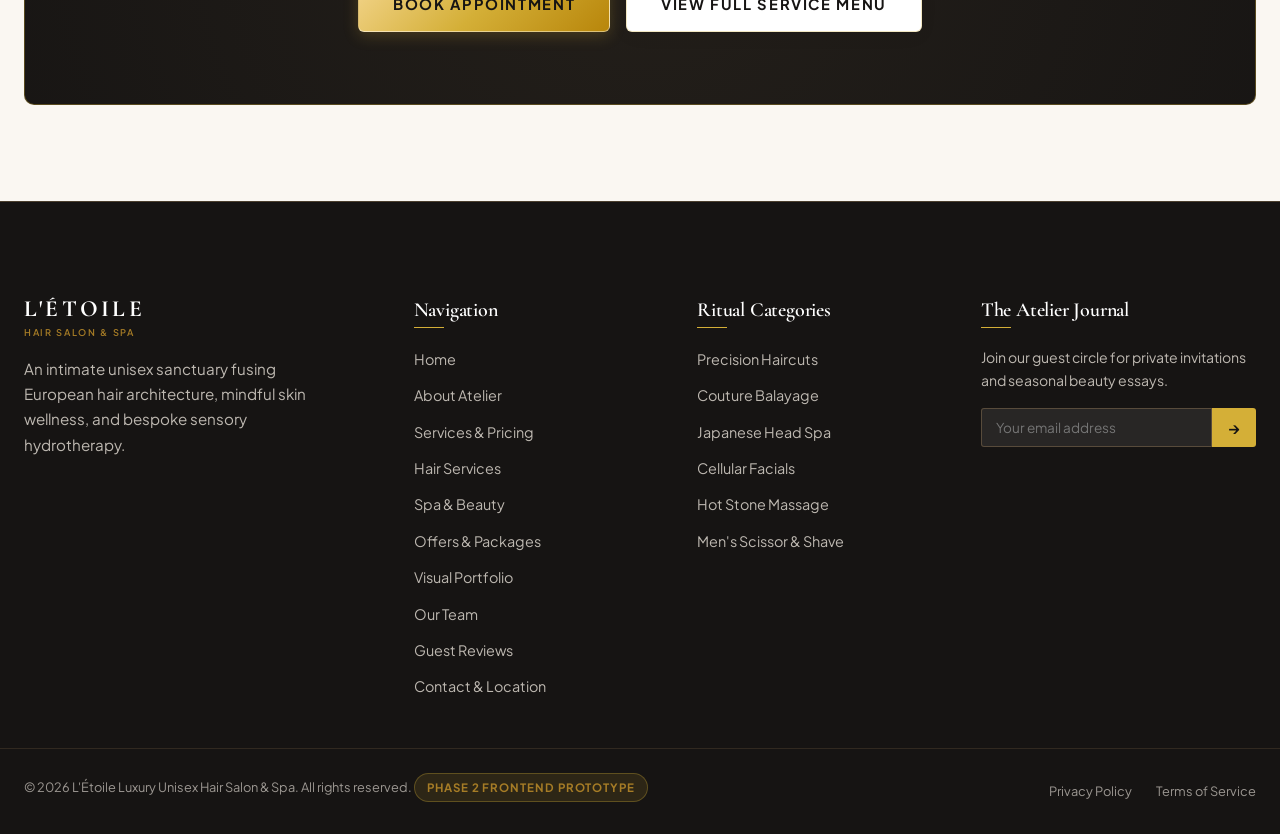
<file: reviews.html>
<!DOCTYPE html>
<html lang="en">
<head>
  <meta charset="UTF-8">
  <meta name="viewport" content="width=device-width, initial-scale=1.0">
  <title>Guest Reviews &amp; Testimonials — L'Étoile Luxury Unisex Salon &amp; Spa</title>
  <meta name="description" content="Read curated sample guest feedback and client experiences for precision haircuts, balayage color, Japanese head spas, and luxury grooming at L'Étoile.">
  <link rel="icon" type="image/svg+xml" href="assets/images/favicon.svg">
  
  <link rel="preconnect" href="https://fonts.googleapis.com">
  <link rel="preconnect" href="https://fonts.gstatic.com" crossorigin>
  <link href="https://fonts.googleapis.com/css2?family=Cormorant+Garamond:ital,wght@0,400;0,500;0,600;0,700;1,400;1,600&family=Plus+Jakarta+Sans:wght@300;400;500;600;700&display=swap" rel="stylesheet">
  
  <link rel="stylesheet" href="assets/css/style.css?v=3.5">
  <link rel="stylesheet" href="assets/css/responsive.css?v=3.5">
</head>
<body>

  <!-- TOP UTILITY BAR -->
  <div class="top-bar">
    <div class="container top-bar-inner">
      <div class="top-bar-left">
        <span class="top-bar-item">
          <svg width="14" height="14" viewBox="0 0 24 24" fill="none" stroke="currentColor" stroke-width="2"><path d="M21 10c0 7-9 13-9 13s-9-6-9-13a9 9 0 0 1 18 0z"></path><circle cx="12" cy="10" r="3"></circle></svg>
          <span>482 Boulevard Saint-Honoré, Suite 400</span>
        </span>
        <span class="top-bar-item hours-text">
          <svg width="14" height="14" viewBox="0 0 24 24" fill="none" stroke="currentColor" stroke-width="2"><circle cx="12" cy="12" r="10"></circle><polyline points="12 6 12 12 16 14"></polyline></svg>
          <span>Tue – Sun: 09:00 AM – 08:30 PM</span>
        </span>
      </div>
      <div class="top-bar-right">
        <span class="top-bar-badge">Unisex Luxury Salon &amp; Spa</span>
        <span class="top-bar-item">
          <a href="tel:+18005550192">+1 (800) 555-0192</a>
        </span>
      </div>
    </div>
  </div>

  <!-- SITE HEADER & NAVIGATION -->
  <header class="site-header" role="banner">
    <div class="container nav-container">
      <a href="index.html" class="brand" aria-label="L'Étoile Salon &amp; Spa Homepage">
        <span class="brand-title">L'ÉTOILE</span>
        <span class="brand-subtitle">HAIR SALON &amp; SPA</span>
        <span class="brand-placeholder-badge">[Editable Brand Placeholder]</span>
      </a>

      <nav class="nav-links" id="primary-navigation" aria-label="Main Navigation">
        <a href="index.html" class="nav-link">Home</a>
        <a href="about.html" class="nav-link">About</a>
        <div class="nav-item-dropdown">
          <a href="services.html" class="nav-link nav-dropdown-toggle">
            <span>Services</span>
            <svg width="10" height="6" viewBox="0 0 10 6" fill="none" stroke="currentColor" stroke-width="1.5"><path d="M1 1L5 5L9 1"></path></svg>
          </a>
          <div class="nav-dropdown-menu">
            <a href="services.html" class="nav-dropdown-link">All Services &amp; Pricing</a>
            <a href="hair-services.html" class="nav-dropdown-link">Hair Services</a>
            <a href="spa-services.html" class="nav-dropdown-link">Spa &amp; Beauty Services</a>
          </div>
        </div>
        <a href="packages.html" class="nav-link">Packages</a>
        <a href="gallery.html" class="nav-link">Gallery</a>
        <a href="team.html" class="nav-link">Our Team</a>
        <a href="reviews.html" class="nav-link active">Reviews</a>
        <a href="contact.html" class="nav-link">Contact</a>
        <div class="mobile-only-cta">
          <a href="book-appointment.html" class="btn btn-champagne">Book Appointment</a>
        </div>
      </nav>

      <div class="nav-cta">
        <a href="book-appointment.html" class="btn btn-primary btn-sm">
          <span>Book Appointment</span>
          <span class="btn-icon">&rarr;</span>
        </a>
      </div>

      <button type="button" class="nav-toggle" aria-controls="primary-navigation" aria-expanded="false" aria-label="Toggle navigation menu">
        <span class="nav-toggle-bar"></span>
        <span class="nav-toggle-bar"></span>
        <span class="nav-toggle-bar"></span>
      </button>
    </div>
  </header>

  <!-- PAGE HEADER -->
  <main id="main-content">
    <section class="section" style="padding-top: var(--space-3xl); padding-bottom: var(--space-2xl); background-color: var(--color-white); border-bottom: 1px solid var(--color-charcoal-border);">
      <div class="container text-center reveal-on-scroll">
        <span class="eyebrow">Guest Impressions</span>
        <h1 class="section-title">Client Reflections &amp; <em>Experiences</em></h1>
        <p class="section-subtitle">
          Transparent, sample editorial feedback reflecting our guest transformations. In Phase 2, real client reviews will be served from MySQL.
        </p>
        <div style="margin-top: 10px;">
          <span class="proto-tag">Sample Labelled Reviews &bull; Demonstration Data Placeholder</span>
        </div>
      </div>
    </section>

    <!-- REVIEWS OVERVIEW & LIST SECTION -->
    <section class="section">
      <div class="container">
        
        <!-- Score Overview Card -->
        <div class="rating-overview-card reveal-on-scroll">
          <div class="rating-score-box">
            <span class="rating-score-num">4.9</span>
            <div style="color:var(--color-champagne); font-size:1.2rem; letter-spacing:3px; margin: 4px 0;">&starf;&starf;&starf;&starf;&starf;</div>
            <p style="font-size:0.85rem; text-transform:uppercase; letter-spacing:0.12em; color:var(--color-charcoal-muted); margin:0;">
              Overall Guest Rating<br>
              <small style="text-transform:none; font-size:0.75rem;">(Based on 320+ Sample Submissions)</small>
            </p>
          </div>

          <div class="rating-bars">
            <div class="rating-bar-row">
              <span style="min-width:60px;">5 Stars</span>
              <div class="rating-bar-track">
                <div class="rating-bar-fill" style="width: 92%;"></div>
              </div>
              <span style="min-width:35px; text-align:right;">92%</span>
            </div>

            <div class="rating-bar-row">
              <span style="min-width:60px;">4 Stars</span>
              <div class="rating-bar-track">
                <div class="rating-bar-fill" style="width: 6%;"></div>
              </div>
              <span style="min-width:35px; text-align:right;">6%</span>
            </div>

            <div class="rating-bar-row">
              <span style="min-width:60px;">3 Stars</span>
              <div class="rating-bar-track">
                <div class="rating-bar-fill" style="width: 2%;"></div>
              </div>
              <span style="min-width:35px; text-align:right;">2%</span>
            </div>

            <div class="rating-bar-row">
              <span style="min-width:60px;">2 Stars</span>
              <div class="rating-bar-track">
                <div class="rating-bar-fill" style="width: 0%;"></div>
              </div>
              <span style="min-width:35px; text-align:right;">0%</span>
            </div>

            <div class="rating-bar-row">
              <span style="min-width:60px;">1 Star</span>
              <div class="rating-bar-track">
                <div class="rating-bar-fill" style="width: 0%;"></div>
              </div>
              <span style="min-width:35px; text-align:right;">0%</span>
            </div>
          </div>
        </div>

        <!-- Filter Tabs -->
        <div class="filter-tabs" data-filter-group=".review-item-wrapper" role="tablist" aria-label="Review Categories">
          <button type="button" class="filter-tab active" data-filter="all" role="tab">All Reviews</button>
          <button type="button" class="filter-tab" data-filter="haircuts" role="tab">Haircuts &amp; Styling</button>
          <button type="button" class="filter-tab" data-filter="balayage" role="tab">Balayage &amp; Colour</button>
          <button type="button" class="filter-tab" data-filter="head-spa" role="tab">Japanese Head Spa</button>
          <button type="button" class="filter-tab" data-filter="barber" role="tab">Men's Grooming</button>
        </div>

        <!-- Reviews Grid -->
        <div class="testimonials-grid" style="grid-template-columns: repeat(3, 1fr); gap: var(--space-xl);">
          <!-- Review 1 -->
          <div class="review-item-wrapper" data-category="haircuts">
            <article class="testimonial-card reveal-on-scroll">
              <div class="testimonial-stars" aria-label="5 out of 5 stars">&starf;&starf;&starf;&starf;&starf;</div>
              <blockquote class="testimonial-quote">
                "Clara transformed my unruly thick hair into a piece of architectural art. The quiet, private suite and gentle organic aromatics made it the most peaceful salon experience I have ever had."
              </blockquote>
              <div class="testimonial-author">
                <div class="author-avatar">SC</div>
                <div class="author-info">
                  <h5>Sophie Chen</h5>
                  <p>Sample Guest &bull; Precision Cut with Clara</p>
                </div>
              </div>
            </article>
          </div>

          <!-- Review 2 -->
          <div class="review-item-wrapper" data-category="head-spa">
            <article class="testimonial-card reveal-on-scroll stagger-1">
              <div class="testimonial-stars" aria-label="5 out of 5 stars">&starf;&starf;&starf;&starf;&starf;</div>
              <blockquote class="testimonial-quote">
                "The Japanese Head Spa with Elena eliminated six months of accumulated desk tension. My scalp feels completely reset and my hair has a healthy, weightless bounce."
              </blockquote>
              <div class="testimonial-author">
                <div class="author-avatar">AL</div>
                <div class="author-info">
                  <h5>Alexander Laurent</h5>
                  <p>Sample Guest &bull; Head Spa with Elena</p>
                </div>
              </div>
            </article>
          </div>

          <!-- Review 3 -->
          <div class="review-item-wrapper" data-category="balayage">
            <article class="testimonial-card reveal-on-scroll stagger-2">
              <div class="testimonial-stars" aria-label="5 out of 5 stars">&starf;&starf;&starf;&starf;&starf;</div>
              <blockquote class="testimonial-quote">
                "Julian's balayage technique is unmatched. The colour blends effortlessly with my natural base as it grows out. No harsh roots, just luminous champagne warmth."
              </blockquote>
              <div class="testimonial-author">
                <div class="author-avatar">MB</div>
                <div class="author-info">
                  <h5>Madeleine Beaumont</h5>
                  <p>Sample Guest &bull; Balayage with Julian</p>
                </div>
              </div>
            </article>
          </div>

          <!-- Review 4 -->
          <div class="review-item-wrapper" data-category="barber">
            <article class="testimonial-card reveal-on-scroll">
              <div class="testimonial-stars" aria-label="5 out of 5 stars">&starf;&starf;&starf;&starf;&starf;</div>
              <blockquote class="testimonial-quote">
                "Marcus gave me the cleanest scissor taper and traditional straight-razor shave I've ever experienced in the city. The eucalyptus hot towels alone are worth the visit."
              </blockquote>
              <div class="testimonial-author">
                <div class="author-avatar">DK</div>
                <div class="author-info">
                  <h5>David Kowalski</h5>
                  <p>Sample Guest &bull; Barber Cut with Marcus</p>
                </div>
              </div>
            </article>
          </div>

          <!-- Review 5 -->
          <div class="review-item-wrapper" data-category="haircuts">
            <article class="testimonial-card reveal-on-scroll stagger-1">
              <div class="testimonial-stars" aria-label="5 out of 5 stars">&starf;&starf;&starf;&starf;&starf;</div>
              <blockquote class="testimonial-quote">
                "I opted for a 'Silent Appointment' for my French bob restyle. Clara was so respectful and calm. I left feeling restored and loving my new textured shape."
              </blockquote>
              <div class="testimonial-author">
                <div class="author-avatar">JS</div>
                <div class="author-info">
                  <h5>Julianne Sterling</h5>
                  <p>Sample Guest &bull; Parisian Bob with Clara</p>
                </div>
              </div>
            </article>
          </div>

          <!-- Review 6 -->
          <div class="review-item-wrapper" data-category="balayage">
            <article class="testimonial-card reveal-on-scroll stagger-2">
              <div class="testimonial-stars" aria-label="5 out of 5 stars">&starf;&starf;&starf;&starf;&starf;</div>
              <blockquote class="testimonial-quote">
                "The pH gloss and bond repair treatment reversed years of bleach dryness. My curls have their natural pattern back with an incredible mirror reflection."
              </blockquote>
              <div class="testimonial-author">
                <div class="author-avatar">NV</div>
                <div class="author-info">
                  <h5>Nadia Vance</h5>
                  <p>Sample Guest &bull; Gloss &amp; Fiber Repair</p>
                </div>
              </div>
            </article>
          </div>
        </div>
      </div>
    </section>

    <!-- SUBMIT A REVIEW SECTION (CLIENT-SIDE VALIDATED PROTOTYPE) -->
    <section class="section section-white" style="border-top: 1px solid var(--color-charcoal-border);">
      <div class="container container-narrow">
        <div class="section-header reveal-on-scroll">
          <span class="eyebrow">Share Your Experience</span>
          <h2 class="section-title">Leave an <em>Atelier Reflection</em></h2>
          <p class="section-subtitle">
            We cherish guest thoughts. In Phase 2, submitted reviews will be verified and stored into MySQL with admin approval.
          </p>
        </div>

        <div class="form-card reveal-on-scroll stagger-1">
          <form id="review-submission-form" action="api/review.php" method="POST" novalidate>
            <div class="form-row">
              <div class="form-group">
                <label for="review-name" class="form-label">Your Name <span class="req">*</span></label>
                <input type="text" id="review-name" class="form-control" placeholder="e.g. Camille Dubois" required>
                <div class="form-error">Please enter your name.</div>
              </div>

              <div class="form-group">
                <label for="review-email" class="form-label">Email Address (Kept Private) <span class="req">*</span></label>
                <input type="email" id="review-email" class="form-control" placeholder="camille@example.com" required>
                <div class="form-error">Please provide a valid email address.</div>
              </div>
            </div>

            <div class="form-row">
              <div class="form-group">
                <label for="review-service" class="form-label">Service Experienced <span class="req">*</span></label>
                <select id="review-service" class="form-control" required>
                  <option value="">Select Service...</option>
                  <option value="Precision Haircut">Precision Haircut &amp; Styling</option>
                  <option value="Couture Balayage">Couture French Balayage</option>
                  <option value="Japanese Head Spa">Japanese Ultrasonic Head Spa</option>
                  <option value="Cellular Facial">Cellular Cryo Facial</option>
                  <option value="Hot Stone Massage">Hot Stone &amp; Cedarwood Massage</option>
                  <option value="Barbering & Shave">Barber Cut &amp; Straight-Razor Shave</option>
                </select>
                <div class="form-error">Please choose the service.</div>
              </div>

              <div class="form-group">
                <label for="review-stylist" class="form-label">Specialist</label>
                <select id="review-stylist" class="form-control">
                  <option value="Clara Valmont">Clara Valmont (Founder &amp; Creative Director)</option>
                  <option value="Julian Moreau">Julian Moreau (Balayage &amp; Colour)</option>
                  <option value="Marcus Vance">Marcus Vance (Master Barber)</option>
                  <option value="Elena Rostova">Elena Rostova (Spa Director)</option>
                  <option value="Other / Concierge Team">Other / Concierge Team</option>
                </select>
              </div>
            </div>

            <div class="form-group">
              <label for="review-rating" class="form-label">Rating <span class="req">*</span></label>
              <select id="review-rating" class="form-control" required>
                <option value="5 Stars — Exceptional Sanctuary Experience" selected>5 Stars — Exceptional Sanctuary Experience</option>
                <option value="4 Stars — Very Good Experience">4 Stars — Very Good Experience</option>
                <option value="3 Stars — Average Experience">3 Stars — Average Experience</option>
                <option value="2 Stars — Room for Improvement">2 Stars — Room for Improvement</option>
                <option value="1 Star — Unsatisfactory">1 Star — Unsatisfactory</option>
              </select>
            </div>

            <div class="form-group">
              <label for="review-text" class="form-label">Your Review <span class="req">*</span></label>
              <textarea id="review-text" class="form-control" placeholder="Share your thoughts on the consultation, ambiance, hair result, or hospitality..." required></textarea>
              <div class="form-error">Please enter your review feedback.</div>
            </div>

            <button type="submit" class="btn btn-primary btn-lg" style="width: 100%;">
              <span>Submit Review for Concierge Approval</span>
              <span class="btn-icon">&rarr;</span>
            </button>

            <div style="margin-top: 12px; text-align: center;">
              <span class="proto-tag">Phase 2 Prototype &bull; Validated Client-Side &bull; MySQL Storage in Future Phase</span>
            </div>
          </form>
        </div>
      </div>
    </section>

    <!-- CALL TO ACTION BANNER -->
    <section class="section">
      <div class="container">
        <div class="cta-banner reveal-on-scroll">
          <span class="eyebrow">Experience L'Étoile Yourself</span>
          <h2>Join Our Circle of <em>Satisfied Guests</em></h2>
          <p>Book your personalized hair, balayage, or head spa ritual with our interactive booking interface.</p>
          <div class="cta-actions">
            <a href="book-appointment.html" class="btn btn-champagne btn-lg">Book Appointment</a>
            <a href="services.html" class="btn btn-white btn-lg">View Full Service Menu</a>
          </div>
        </div>
      </div>
    </section>
  </main>

  <!-- FOOTER -->
  <footer class="site-footer" role="contentinfo">
    <div class="footer-top">
      <div class="container footer-grid">
        <div class="footer-brand-col">
          <div class="brand">
            <span class="brand-title" style="color: var(--color-white);">L'ÉTOILE</span>
            <span class="brand-subtitle">HAIR SALON &amp; SPA</span>
          </div>
          <p>An intimate unisex sanctuary fusing European hair architecture, mindful skin wellness, and bespoke sensory hydrotherapy.</p>
        </div>

        <div>
          <h4 class="footer-col-title">Navigation</h4>
          <ul class="footer-links-list">
            <li><a href="index.html">Home</a></li>
            <li><a href="about.html">About Atelier</a></li>
            <li><a href="services.html">Services &amp; Pricing</a></li>
            <li><a href="hair-services.html">Hair Services</a></li>
            <li><a href="spa-services.html">Spa &amp; Beauty</a></li>
            <li><a href="packages.html">Offers &amp; Packages</a></li>
            <li><a href="gallery.html">Visual Portfolio</a></li>
            <li><a href="team.html">Our Team</a></li>
            <li><a href="reviews.html">Guest Reviews</a></li>
            <li><a href="contact.html">Contact &amp; Location</a></li>
          </ul>
        </div>

        <div>
          <h4 class="footer-col-title">Ritual Categories</h4>
          <ul class="footer-links-list">
            <li><a href="hair-services.html#cuts">Precision Haircuts</a></li>
            <li><a href="hair-services.html#colour">Couture Balayage</a></li>
            <li><a href="spa-services.html#head-spa">Japanese Head Spa</a></li>
            <li><a href="spa-services.html#facials">Cellular Facials</a></li>
            <li><a href="spa-services.html#massage">Hot Stone Massage</a></li>
            <li><a href="hair-services.html#barber">Men's Scissor &amp; Shave</a></li>
          </ul>
        </div>

        <div>
          <h4 class="footer-col-title">The Atelier Journal</h4>
          <p style="font-size: 0.88rem; color: rgba(245, 239, 230, 0.75);">Join our guest circle for private invitations and seasonal beauty essays.</p>
          <form class="footer-newsletter-form">
            <input type="email" placeholder="Your email address" aria-label="Email address for salon journal" required>
            <button type="submit">&rarr;</button>
          </form>
        </div>
      </div>
    </div>

    <div class="footer-bottom">
      <div class="container footer-bottom-inner">
        <div>&copy; 2026 L'Étoile Luxury Unisex Hair Salon &amp; Spa. All rights reserved. <span class="proto-tag">Phase 2 Frontend Prototype</span></div>
        <div class="footer-bottom-links">
          <a href="javascript:void(0)">Privacy Policy</a>
          <a href="javascript:void(0)">Terms of Service</a>
        </div>
      </div>
    </div>
  </footer>

  <script src="assets/js/main.js?v=3.5"></script>
  <script>
    // Review form client-side validation
    document.addEventListener('DOMContentLoaded', function() {
      const form = document.getElementById('review-submission-form');
      if (!form) return;

      form.addEventListener('submit', function(e) {
        e.preventDefault();
        let isValid = true;
        const required = form.querySelectorAll('[required]');

        required.forEach(inp => {
          if (!inp.value.trim()) {
            inp.classList.add('is-invalid');
            isValid = false;
          } else {
            inp.classList.remove('is-invalid');
          }
        });

        if (isValid) {
          if (typeof showPrototypeModal === 'function') {
            showPrototypeModal({
              title: 'Review Received for Moderation',
              message: 'Thank you for your feedback! Your review has been validated on the client side. In Phase 2, this payload will submit via Core PHP and store in MySQL for administrator review before publishing.',
              details: [
                { label: 'Guest', value: document.getElementById('review-name').value },
                { label: 'Service', value: document.getElementById('review-service').value },
                { label: 'Rating', value: document.getElementById('review-rating').value.split('—')[0] },
                { label: 'Stylist', value: document.getElementById('review-stylist').value }
              ]
            });
          } else {
            alert('Thank you! Your review has been received.');
          }
          form.reset();
        }
      });
    });
  </script>
</body>
</html>
</file>
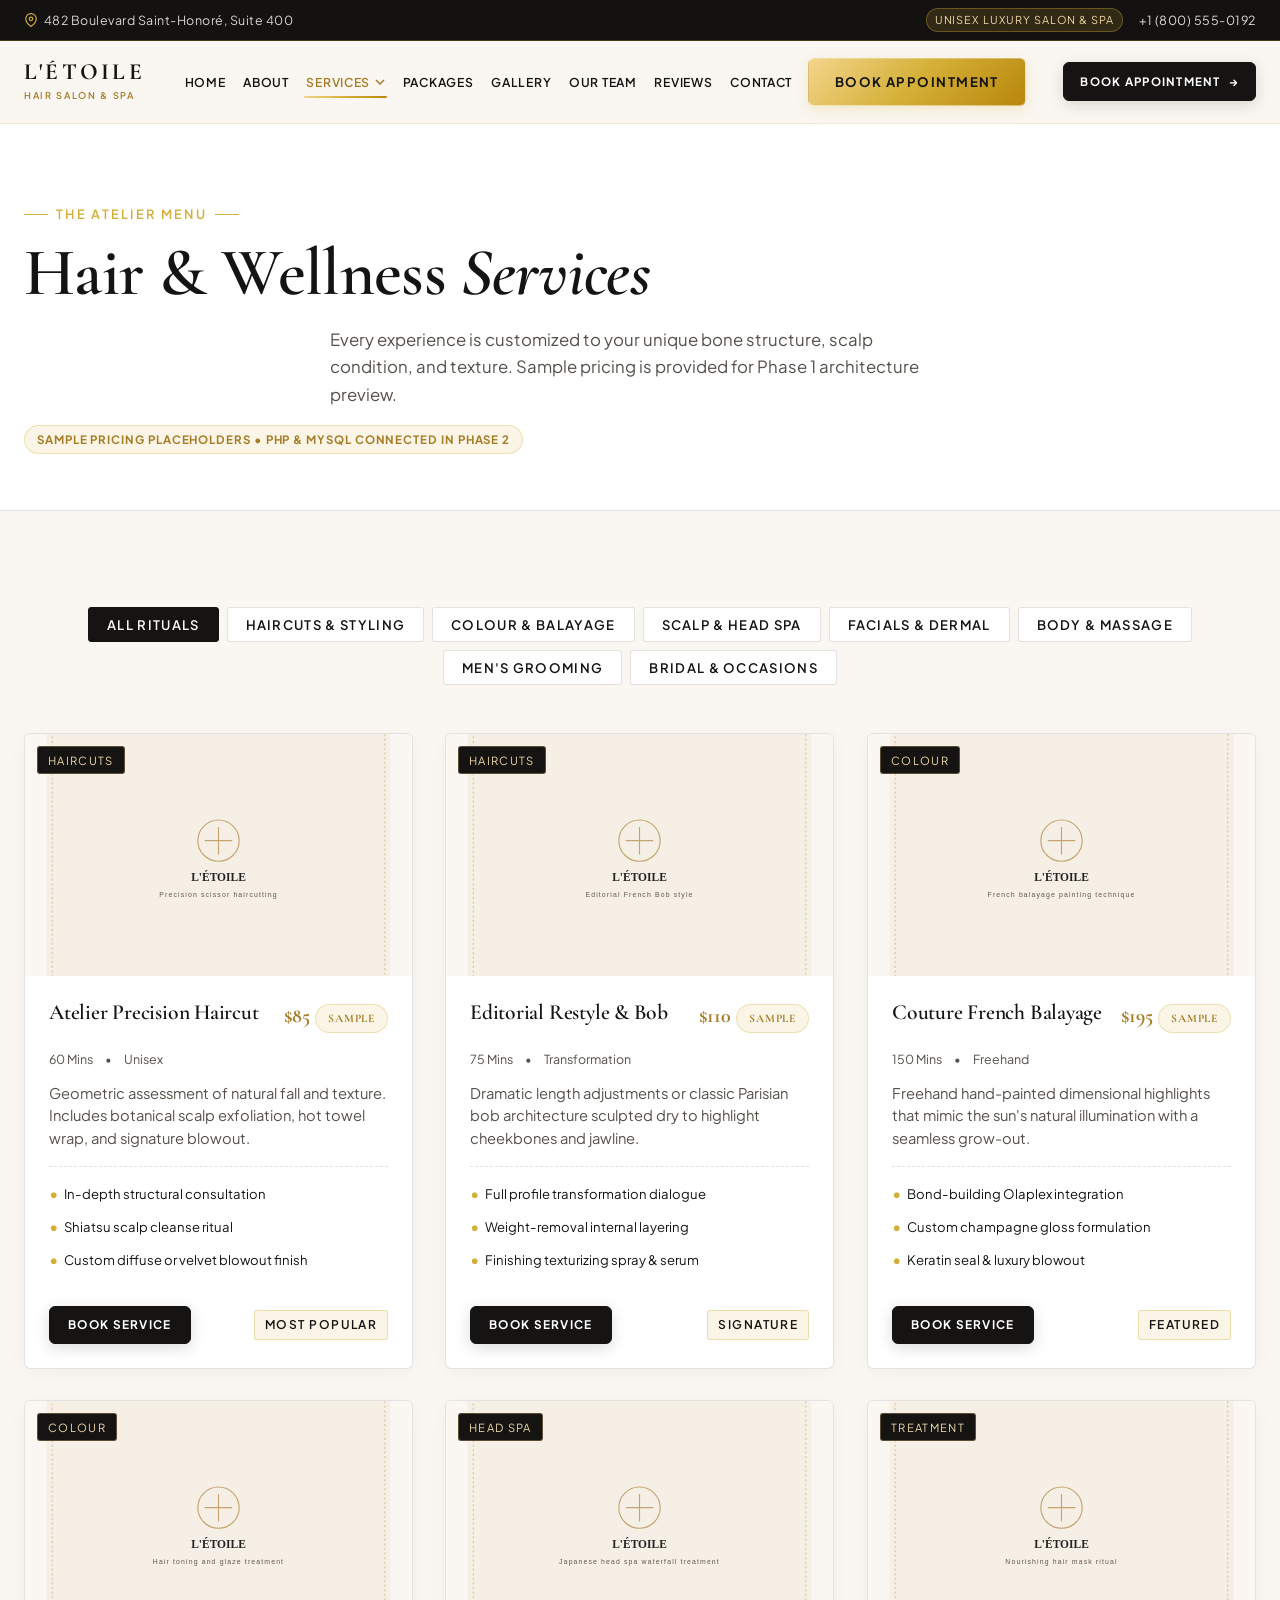
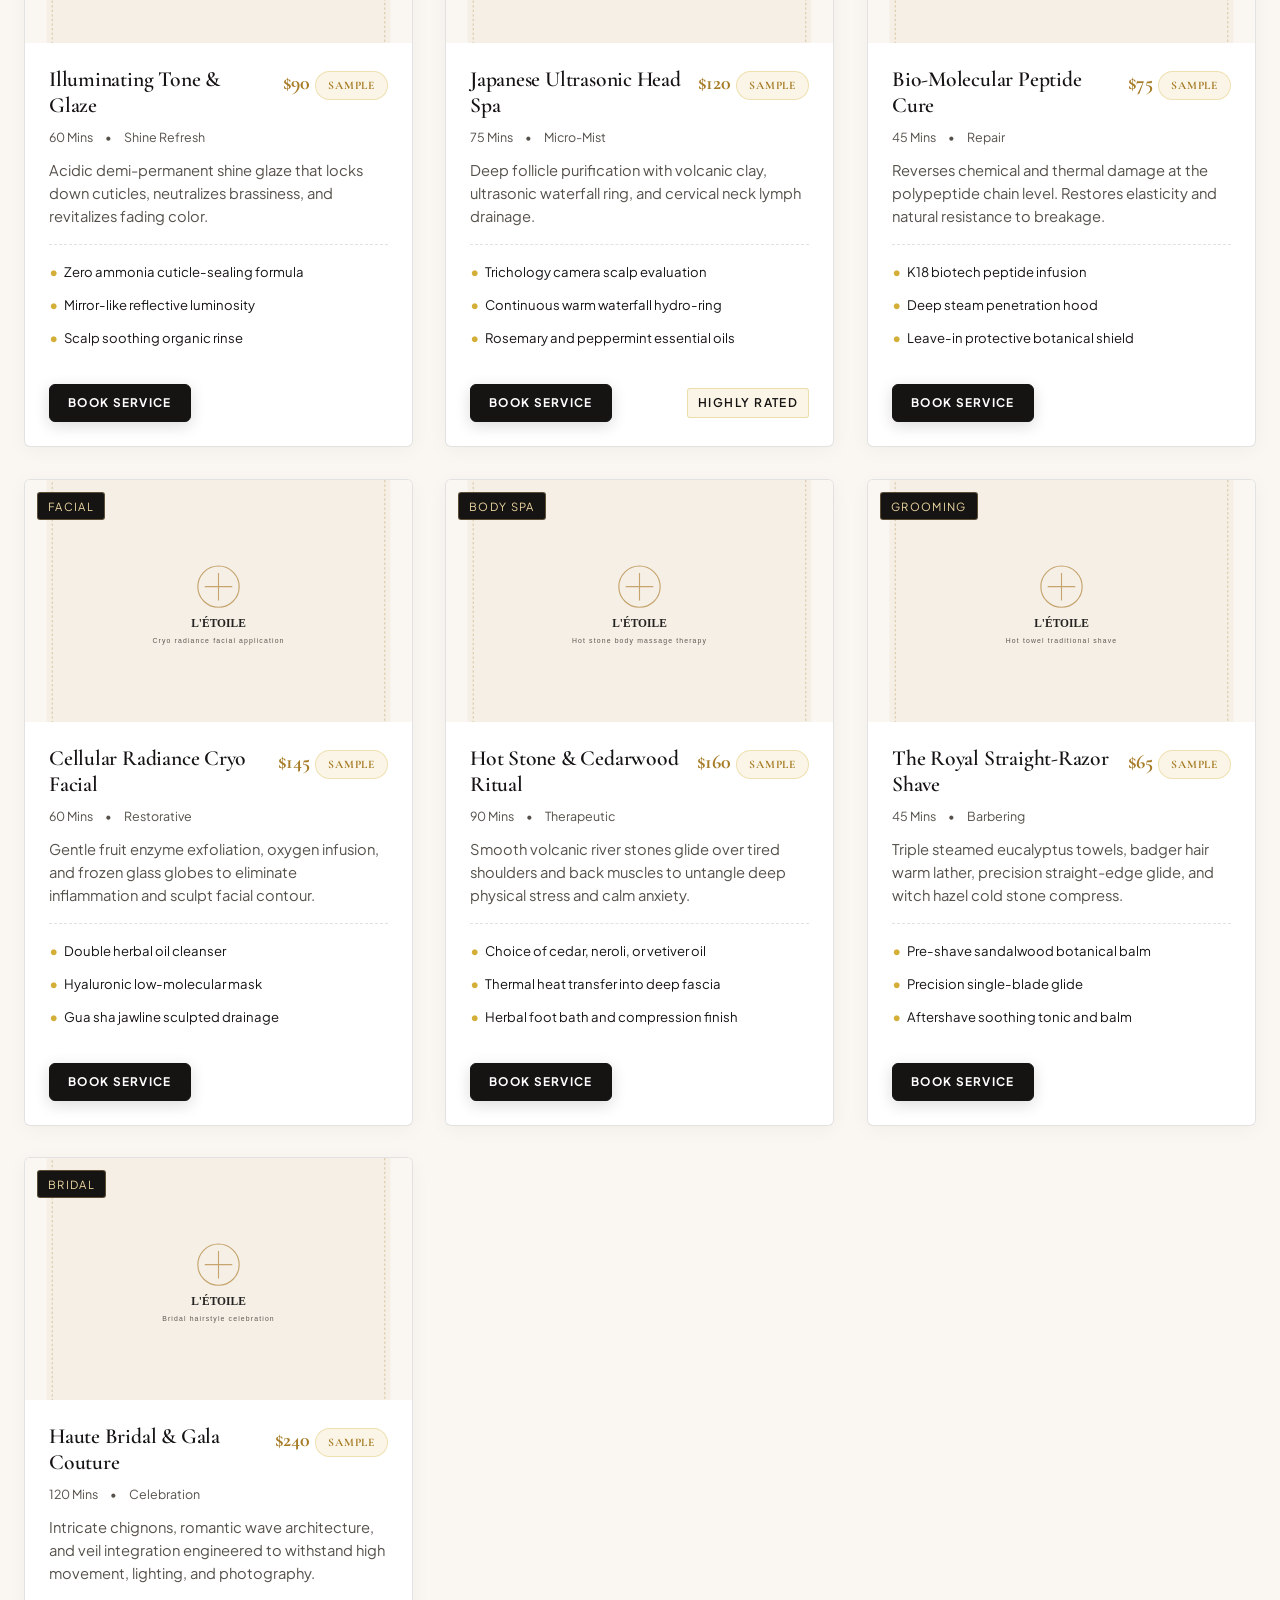
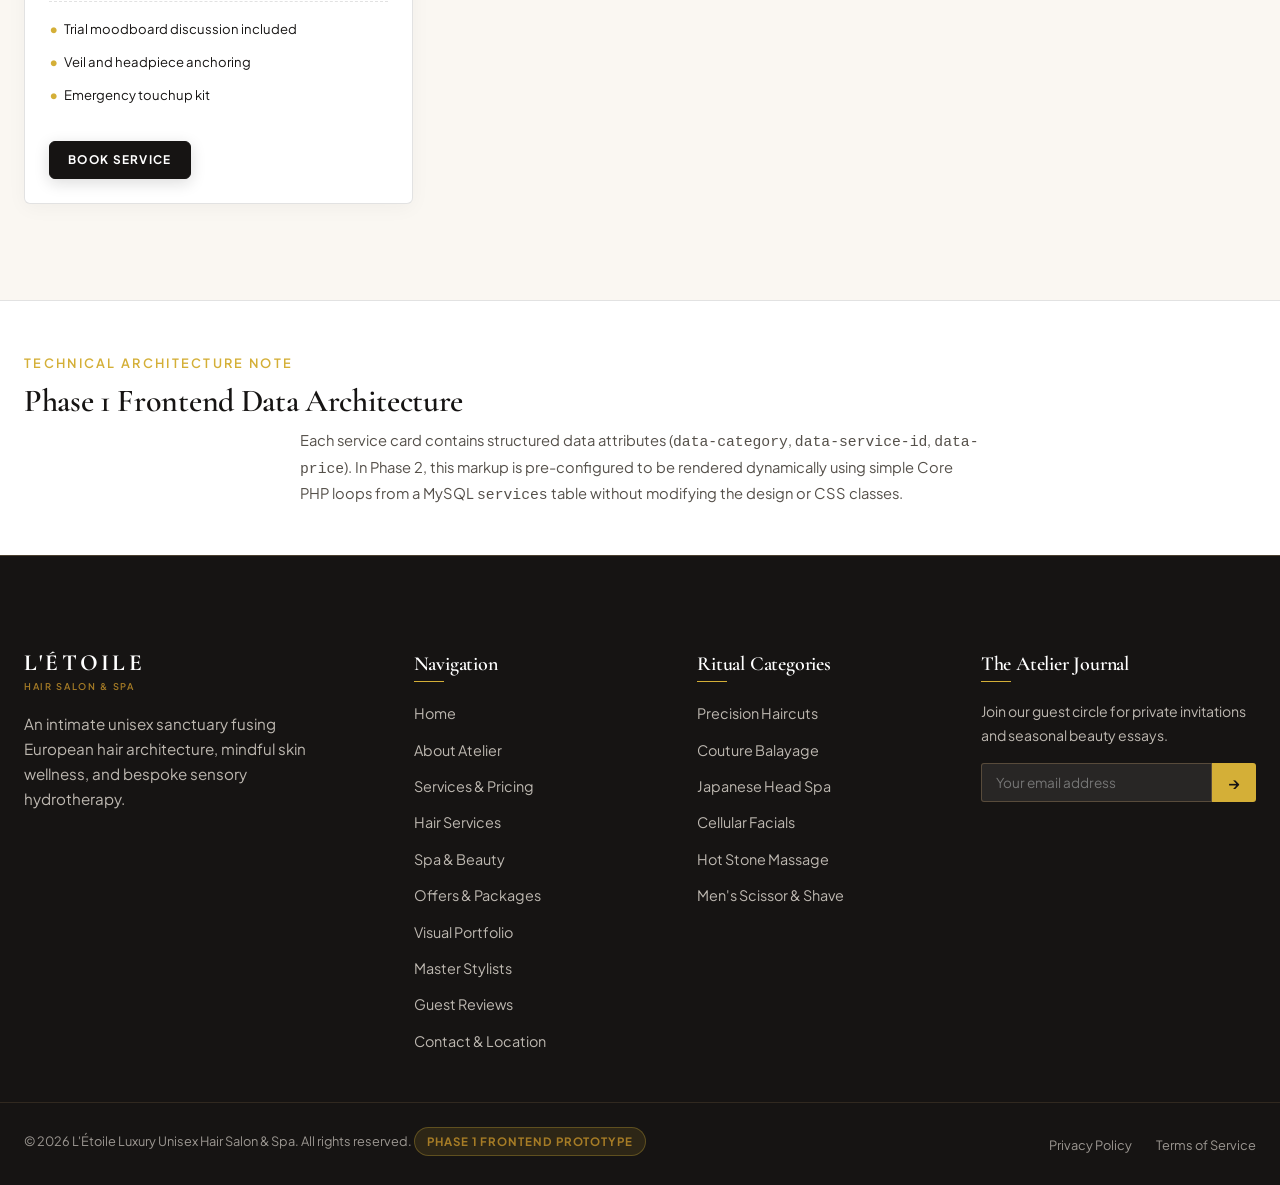
<file: services.html>
<!DOCTYPE html>
<html lang="en">
<head>
  <meta charset="UTF-8">
  <meta name="viewport" content="width=device-width, initial-scale=1.0">
  <title>Services &amp; Rituals Menu — L'Étoile Luxury Unisex Hair Salon &amp; Spa</title>
  <meta name="description" content="Explore our complete unisex service menu: precision haircuts, dimensional couture balayage, Japanese head spa therapies, cellular facials, and hot stone rituals.">
  <link rel="icon" type="image/svg+xml" href="assets/images/favicon.svg">
  
  <link rel="preconnect" href="https://fonts.googleapis.com">
  <link rel="preconnect" href="https://fonts.gstatic.com" crossorigin>
  <link href="https://fonts.googleapis.com/css2?family=Cormorant+Garamond:ital,wght@0,400;0,500;0,600;0,700;1,400;1,600&family=Plus+Jakarta+Sans:wght@300;400;500;600;700&display=swap" rel="stylesheet">
  
  <link rel="stylesheet" href="assets/css/style.css?v=3.5">
  <link rel="stylesheet" href="assets/css/responsive.css?v=3.5">
</head>
<body>

  <!-- TOP BAR -->
  <div class="top-bar">
    <div class="container top-bar-inner">
      <div class="top-bar-left">
        <span class="top-bar-item">
          <svg width="14" height="14" viewBox="0 0 24 24" fill="none" stroke="currentColor" stroke-width="2"><path d="M21 10c0 7-9 13-9 13s-9-6-9-13a9 9 0 0 1 18 0z"></path><circle cx="12" cy="10" r="3"></circle></svg>
          <span>482 Boulevard Saint-Honoré, Suite 400</span>
        </span>
        <span class="top-bar-item hours-text">
          <svg width="14" height="14" viewBox="0 0 24 24" fill="none" stroke="currentColor" stroke-width="2"><circle cx="12" cy="12" r="10"></circle><polyline points="12 6 12 12 16 14"></polyline></svg>
          <span>Tue – Sun: 09:00 AM – 08:30 PM</span>
        </span>
      </div>
      <div class="top-bar-right">
        <span class="top-bar-badge">Unisex Luxury Salon &amp; Spa</span>
        <span class="top-bar-item">
          <a href="tel:+18005550192">+1 (800) 555-0192</a>
        </span>
      </div>
    </div>
  </div>

  <!-- SITE HEADER -->
  <header class="site-header" role="banner">
    <div class="container nav-container">
      <a href="index.html" class="brand" aria-label="L'Étoile Salon &amp; Spa Homepage">
        <span class="brand-title">L'ÉTOILE</span>
        <span class="brand-subtitle">HAIR SALON &amp; SPA</span>
        <span class="brand-placeholder-badge">[Editable Brand Placeholder]</span>
      </a>

      <nav class="nav-links" id="primary-navigation" aria-label="Main Navigation">
        <a href="index.html" class="nav-link">Home</a>
        <a href="about.html" class="nav-link">About</a>
        <div class="nav-item-dropdown">
          <a href="services.html" class="nav-link active nav-dropdown-toggle">
            <span>Services</span>
            <svg width="10" height="6" viewBox="0 0 10 6" fill="none" stroke="currentColor" stroke-width="1.5"><path d="M1 1L5 5L9 1"></path></svg>
          </a>
          <div class="nav-dropdown-menu">
            <a href="services.html" class="nav-dropdown-link active">All Services &amp; Pricing</a>
            <a href="hair-services.html" class="nav-dropdown-link">Hair Services</a>
            <a href="spa-services.html" class="nav-dropdown-link">Spa &amp; Beauty Services</a>
          </div>
        </div>
        <a href="packages.html" class="nav-link">Packages</a>
        <a href="gallery.html" class="nav-link">Gallery</a>
        <a href="team.html" class="nav-link">Our Team</a>
        <a href="reviews.html" class="nav-link">Reviews</a>
        <a href="contact.html" class="nav-link">Contact</a>
        <div class="mobile-only-cta">
          <a href="book-appointment.html" class="btn btn-champagne">Book Appointment</a>
        </div>
      </nav>

      <div class="nav-cta">
        <a href="book-appointment.html" class="btn btn-primary btn-sm">
          <span>Book Appointment</span>
          <span class="btn-icon">&rarr;</span>
        </a>
      </div>

      <button type="button" class="nav-toggle" aria-controls="primary-navigation" aria-expanded="false" aria-label="Toggle navigation menu">
        <span class="nav-toggle-bar"></span>
        <span class="nav-toggle-bar"></span>
        <span class="nav-toggle-bar"></span>
      </button>
    </div>
  </header>

  <!-- MAIN SERVICES CONTENT -->
  <main id="main-content">
    <section class="section" style="padding-top: var(--space-3xl); padding-bottom: var(--space-2xl); background-color: var(--color-white); border-bottom: 1px solid var(--color-charcoal-border);">
      <div class="container text-center reveal-on-scroll">
        <span class="eyebrow">The Atelier Menu</span>
        <h1 class="section-title">Hair &amp; Wellness <em>Services</em></h1>
        <p class="section-subtitle">
          Every experience is customized to your unique bone structure, scalp condition, and texture. Sample pricing is provided for Phase 1 architecture preview.
        </p>
        <div style="margin-top: 10px;">
          <span class="proto-tag">Sample Pricing Placeholders &bull; PHP &amp; MySQL Connected in Phase 2</span>
        </div>
      </div>
    </section>

    <!-- SERVICE DIRECTORY WITH INTERACTIVE FILTERS -->
    <section class="section">
      <div class="container">
        <!-- Filter Tabs Component -->
        <div class="filter-tabs" data-filter-group=".service-item-wrapper" role="tablist" aria-label="Service Categories">
          <button type="button" class="filter-tab active" data-filter="all" role="tab">All Rituals</button>
          <button type="button" class="filter-tab" data-filter="haircuts" role="tab">Haircuts &amp; Styling</button>
          <button type="button" class="filter-tab" data-filter="colour" role="tab">Colour &amp; Balayage</button>
          <button type="button" class="filter-tab" data-filter="head-spa" role="tab">Scalp &amp; Head Spa</button>
          <button type="button" class="filter-tab" data-filter="facials" role="tab">Facials &amp; Dermal</button>
          <button type="button" class="filter-tab" data-filter="body-spa" role="tab">Body &amp; Massage</button>
          <button type="button" class="filter-tab" data-filter="grooming" role="tab">Men's Grooming</button>
          <button type="button" class="filter-tab" data-filter="bridal" role="tab">Bridal &amp; Occasions</button>
        </div>

        <!-- Services Grid -->
        <div class="services-grid">
          <!-- 1. Precision Cut -->
          <div class="service-item-wrapper" data-category="haircuts">
            <article class="service-card reveal-on-scroll">
              <div class="service-card-media">
                <img src="https://images.unsplash.com/photo-1562322140-8baeececf3df?auto=format&fit=crop&w=800&q=80" alt="Precision scissor haircutting" loading="lazy">
                <span class="service-card-tag">Haircuts</span>
              </div>
              <div class="service-card-body">
                <div class="service-card-header">
                  <h3 class="service-card-title">Atelier Precision Haircut</h3>
                  <span class="service-card-price">$85 <small class="proto-tag">Sample</small></span>
                </div>
                <div class="service-card-meta">
                  <span>60 Mins</span> &bull; <span>Unisex</span>
                </div>
                <p class="service-card-desc">
                  Geometric assessment of natural fall and texture. Includes botanical scalp exfoliation, hot towel wrap, and signature blowout.
                </p>
                <ul class="service-card-features">
                  <li>In-depth structural consultation</li>
                  <li>Shiatsu scalp cleanse ritual</li>
                  <li>Custom diffuse or velvet blowout finish</li>
                </ul>
                <div class="service-card-footer">
                  <a href="book-appointment.html?service=haircut" class="btn btn-primary btn-sm">Book Service</a>
                  <span class="badge">Most Popular</span>
                </div>
              </div>
            </article>
          </div>

          <!-- 2. Textured French Bob & Restyle -->
          <div class="service-item-wrapper" data-category="haircuts">
            <article class="service-card reveal-on-scroll stagger-1">
              <div class="service-card-media">
                <img src="https://images.unsplash.com/photo-1560066984-138dadb4c035?auto=format&fit=crop&w=800&q=80" alt="Editorial French Bob style" loading="lazy">
                <span class="service-card-tag">Haircuts</span>
              </div>
              <div class="service-card-body">
                <div class="service-card-header">
                  <h3 class="service-card-title">Editorial Restyle &amp; Bob</h3>
                  <span class="service-card-price">$110 <small class="proto-tag">Sample</small></span>
                </div>
                <div class="service-card-meta">
                  <span>75 Mins</span> &bull; <span>Transformation</span>
                </div>
                <p class="service-card-desc">
                  Dramatic length adjustments or classic Parisian bob architecture sculpted dry to highlight cheekbones and jawline.
                </p>
                <ul class="service-card-features">
                  <li>Full profile transformation dialogue</li>
                  <li>Weight-removal internal layering</li>
                  <li>Finishing texturizing spray &amp; serum</li>
                </ul>
                <div class="service-card-footer">
                  <a href="book-appointment.html?service=restyle" class="btn btn-primary btn-sm">Book Service</a>
                  <span class="badge">Signature</span>
                </div>
              </div>
            </article>
          </div>

          <!-- 3. Couture Balayage -->
          <div class="service-item-wrapper" data-category="colour">
            <article class="service-card reveal-on-scroll stagger-2">
              <div class="service-card-media">
                <img src="https://images.unsplash.com/photo-1519699047748-de8e457a634e?auto=format&fit=crop&w=800&q=80" alt="French balayage painting technique" loading="lazy">
                <span class="service-card-tag">Colour</span>
              </div>
              <div class="service-card-body">
                <div class="service-card-header">
                  <h3 class="service-card-title">Couture French Balayage</h3>
                  <span class="service-card-price">$195 <small class="proto-tag">Sample</small></span>
                </div>
                <div class="service-card-meta">
                  <span>150 Mins</span> &bull; <span>Freehand</span>
                </div>
                <p class="service-card-desc">
                  Freehand hand-painted dimensional highlights that mimic the sun's natural illumination with a seamless grow-out.
                </p>
                <ul class="service-card-features">
                  <li>Bond-building Olaplex integration</li>
                  <li>Custom champagne gloss formulation</li>
                  <li>Keratin seal &amp; luxury blowout</li>
                </ul>
                <div class="service-card-footer">
                  <a href="book-appointment.html?service=balayage" class="btn btn-primary btn-sm">Book Service</a>
                  <span class="badge">Featured</span>
                </div>
              </div>
            </article>
          </div>

          <!-- 4. Glossing & Root Melt -->
          <div class="service-item-wrapper" data-category="colour">
            <article class="service-card reveal-on-scroll">
              <div class="service-card-media">
                <img src="https://images.unsplash.com/photo-1527799820374-dcf8d9d4a388?auto=format&fit=crop&w=800&q=80" alt="Hair toning and glaze treatment" loading="lazy">
                <span class="service-card-tag">Colour</span>
              </div>
              <div class="service-card-body">
                <div class="service-card-header">
                  <h3 class="service-card-title">Illuminating Tone &amp; Glaze</h3>
                  <span class="service-card-price">$90 <small class="proto-tag">Sample</small></span>
                </div>
                <div class="service-card-meta">
                  <span>60 Mins</span> &bull; <span>Shine Refresh</span>
                </div>
                <p class="service-card-desc">
                  Acidic demi-permanent shine glaze that locks down cuticles, neutralizes brassiness, and revitalizes fading color.
                </p>
                <ul class="service-card-features">
                  <li>Zero ammonia cuticle-sealing formula</li>
                  <li>Mirror-like reflective luminosity</li>
                  <li>Scalp soothing organic rinse</li>
                </ul>
                <div class="service-card-footer">
                  <a href="book-appointment.html?service=glaze" class="btn btn-primary btn-sm">Book Service</a>
                </div>
              </div>
            </article>
          </div>

          <!-- 5. Japanese Head Spa -->
          <div class="service-item-wrapper" data-category="head-spa">
            <article class="service-card reveal-on-scroll stagger-1">
              <div class="service-card-media">
                <img src="https://images.unsplash.com/photo-1522337360788-8b13dee7a37e?auto=format&fit=crop&w=800&q=80" alt="Japanese head spa waterfall treatment" loading="lazy">
                <span class="service-card-tag">Head Spa</span>
              </div>
              <div class="service-card-body">
                <div class="service-card-header">
                  <h3 class="service-card-title">Japanese Ultrasonic Head Spa</h3>
                  <span class="service-card-price">$120 <small class="proto-tag">Sample</small></span>
                </div>
                <div class="service-card-meta">
                  <span>75 Mins</span> &bull; <span>Micro-Mist</span>
                </div>
                <p class="service-card-desc">
                  Deep follicle purification with volcanic clay, ultrasonic waterfall ring, and cervical neck lymph drainage.
                </p>
                <ul class="service-card-features">
                  <li>Trichology camera scalp evaluation</li>
                  <li>Continuous warm waterfall hydro-ring</li>
                  <li>Rosemary and peppermint essential oils</li>
                </ul>
                <div class="service-card-footer">
                  <a href="book-appointment.html?service=hair-spa" class="btn btn-primary btn-sm">Book Service</a>
                  <span class="badge">Highly Rated</span>
                </div>
              </div>
            </article>
          </div>

          <!-- 6. Molecular Bond Repair -->
          <div class="service-item-wrapper" data-category="head-spa">
            <article class="service-card reveal-on-scroll stagger-2">
              <div class="service-card-media">
                <img src="https://images.unsplash.com/photo-1544161515-4ab6ce6db874?auto=format&fit=crop&w=800&q=80" alt="Nourishing hair mask ritual" loading="lazy">
                <span class="service-card-tag">Treatment</span>
              </div>
              <div class="service-card-body">
                <div class="service-card-header">
                  <h3 class="service-card-title">Bio-Molecular Peptide Cure</h3>
                  <span class="service-card-price">$75 <small class="proto-tag">Sample</small></span>
                </div>
                <div class="service-card-meta">
                  <span>45 Mins</span> &bull; <span>Repair</span>
                </div>
                <p class="service-card-desc">
                  Reverses chemical and thermal damage at the polypeptide chain level. Restores elasticity and natural resistance to breakage.
                </p>
                <ul class="service-card-features">
                  <li>K18 biotech peptide infusion</li>
                  <li>Deep steam penetration hood</li>
                  <li>Leave-in protective botanical shield</li>
                </ul>
                <div class="service-card-footer">
                  <a href="book-appointment.html?service=peptide" class="btn btn-primary btn-sm">Book Service</a>
                </div>
              </div>
            </article>
          </div>

          <!-- 7. Cellular Radiance Facial -->
          <div class="service-item-wrapper" data-category="facials">
            <article class="service-card reveal-on-scroll">
              <div class="service-card-media">
                <img src="https://images.unsplash.com/photo-1570172619644-dfd03ed5d881?auto=format&fit=crop&w=800&q=80" alt="Cryo radiance facial application" loading="lazy">
                <span class="service-card-tag">Facial</span>
              </div>
              <div class="service-card-body">
                <div class="service-card-header">
                  <h3 class="service-card-title">Cellular Radiance Cryo Facial</h3>
                  <span class="service-card-price">$145 <small class="proto-tag">Sample</small></span>
                </div>
                <div class="service-card-meta">
                  <span>60 Mins</span> &bull; <span>Restorative</span>
                </div>
                <p class="service-card-desc">
                  Gentle fruit enzyme exfoliation, oxygen infusion, and frozen glass globes to eliminate inflammation and sculpt facial contour.
                </p>
                <ul class="service-card-features">
                  <li>Double herbal oil cleanser</li>
                  <li>Hyaluronic low-molecular mask</li>
                  <li>Gua sha jawline sculpted drainage</li>
                </ul>
                <div class="service-card-footer">
                  <a href="book-appointment.html?service=facial" class="btn btn-primary btn-sm">Book Service</a>
                </div>
              </div>
            </article>
          </div>

          <!-- 8. Hot Stone & Aromatherapy Massage -->
          <div class="service-item-wrapper" data-category="body-spa">
            <article class="service-card reveal-on-scroll stagger-1">
              <div class="service-card-media">
                <img src="https://images.unsplash.com/photo-1544161515-4ab6ce6db874?auto=format&fit=crop&w=800&q=80" alt="Hot stone body massage therapy" loading="lazy">
                <span class="service-card-tag">Body Spa</span>
              </div>
              <div class="service-card-body">
                <div class="service-card-header">
                  <h3 class="service-card-title">Hot Stone &amp; Cedarwood Ritual</h3>
                  <span class="service-card-price">$160 <small class="proto-tag">Sample</small></span>
                </div>
                <div class="service-card-meta">
                  <span>90 Mins</span> &bull; <span>Therapeutic</span>
                </div>
                <p class="service-card-desc">
                  Smooth volcanic river stones glide over tired shoulders and back muscles to untangle deep physical stress and calm anxiety.
                </p>
                <ul class="service-card-features">
                  <li>Choice of cedar, neroli, or vetiver oil</li>
                  <li>Thermal heat transfer into deep fascia</li>
                  <li>Herbal foot bath and compression finish</li>
                </ul>
                <div class="service-card-footer">
                  <a href="book-appointment.html?service=massage" class="btn btn-primary btn-sm">Book Service</a>
                </div>
              </div>
            </article>
          </div>

          <!-- 9. Executive Grooming & Shave -->
          <div class="service-item-wrapper" data-category="grooming">
            <article class="service-card reveal-on-scroll stagger-2">
              <div class="service-card-media">
                <img src="https://images.unsplash.com/photo-1503951914875-452162b0f3f1?auto=format&fit=crop&w=800&q=80" alt="Hot towel traditional shave" loading="lazy">
                <span class="service-card-tag">Grooming</span>
              </div>
              <div class="service-card-body">
                <div class="service-card-header">
                  <h3 class="service-card-title">The Royal Straight-Razor Shave</h3>
                  <span class="service-card-price">$65 <small class="proto-tag">Sample</small></span>
                </div>
                <div class="service-card-meta">
                  <span>45 Mins</span> &bull; <span>Barbering</span>
                </div>
                <p class="service-card-desc">
                  Triple steamed eucalyptus towels, badger hair warm lather, precision straight-edge glide, and witch hazel cold stone compress.
                </p>
                <ul class="service-card-features">
                  <li>Pre-shave sandalwood botanical balm</li>
                  <li>Precision single-blade glide</li>
                  <li>Aftershave soothing tonic and balm</li>
                </ul>
                <div class="service-card-footer">
                  <a href="book-appointment.html?service=shave" class="btn btn-primary btn-sm">Book Service</a>
                </div>
              </div>
            </article>
          </div>

          <!-- 10. Bridal & Gala Artistry -->
          <div class="service-item-wrapper" data-category="bridal">
            <article class="service-card reveal-on-scroll">
              <div class="service-card-media">
                <img src="https://images.unsplash.com/photo-1487412720507-e7ab37603c6f?auto=format&fit=crop&w=800&q=80" alt="Bridal hairstyle celebration" loading="lazy">
                <span class="service-card-tag">Bridal</span>
              </div>
              <div class="service-card-body">
                <div class="service-card-header">
                  <h3 class="service-card-title">Haute Bridal &amp; Gala Couture</h3>
                  <span class="service-card-price">$240 <small class="proto-tag">Sample</small></span>
                </div>
                <div class="service-card-meta">
                  <span>120 Mins</span> &bull; <span>Celebration</span>
                </div>
                <p class="service-card-desc">
                  Intricate chignons, romantic wave architecture, and veil integration engineered to withstand high movement, lighting, and photography.
                </p>
                <ul class="service-card-features">
                  <li>Trial moodboard discussion included</li>
                  <li>Veil and headpiece anchoring</li>
                  <li>Emergency touchup kit</li>
                </ul>
                <div class="service-card-footer">
                  <a href="book-appointment.html?service=bridal" class="btn btn-primary btn-sm">Book Service</a>
                </div>
              </div>
            </article>
          </div>
        </div>
      </div>
    </section>

    <!-- PROTOTYPE PHP / MYSQL INTEGRATION NOTICE -->
    <section class="section section-white" style="padding: var(--space-2xl) 0; border-top: 1px solid var(--color-charcoal-border);">
      <div class="container text-center">
        <span class="eyebrow eyebrow-no-line">Technical Architecture Note</span>
        <h3 style="font-family: var(--font-serif); margin-bottom: 8px;">Phase 1 Frontend Data Architecture</h3>
        <p style="max-width: 680px; margin: 0 auto; font-size: 0.92rem; color: var(--color-charcoal-muted);">
          Each service card contains structured data attributes (<code>data-category</code>, <code>data-service-id</code>, <code>data-price</code>). In Phase 2, this markup is pre-configured to be rendered dynamically using simple Core PHP loops from a MySQL <code>services</code> table without modifying the design or CSS classes.
        </p>
      </div>
    </section>
  </main>

  <!-- FOOTER -->
  <footer class="site-footer" role="contentinfo">
    <div class="footer-top">
      <div class="container footer-grid">
        <div class="footer-brand-col">
          <div class="brand">
            <span class="brand-title" style="color: var(--color-white);">L'ÉTOILE</span>
            <span class="brand-subtitle">HAIR SALON &amp; SPA</span>
          </div>
          <p>An intimate unisex sanctuary fusing European hair architecture, mindful skin wellness, and bespoke sensory hydrotherapy.</p>
        </div>

        <div>
          <h4 class="footer-col-title">Navigation</h4>
          <ul class="footer-links-list">
            <li><a href="index.html">Home</a></li>
            <li><a href="about.html">About Atelier</a></li>
            <li><a href="services.html">Services &amp; Pricing</a></li>
            <li><a href="hair-services.html">Hair Services</a></li>
            <li><a href="spa-services.html">Spa &amp; Beauty</a></li>
            <li><a href="packages.html">Offers &amp; Packages</a></li>
            <li><a href="gallery.html">Visual Portfolio</a></li>
            <li><a href="team.html">Master Stylists</a></li>
            <li><a href="reviews.html">Guest Reviews</a></li>
            <li><a href="contact.html">Contact &amp; Location</a></li>
          </ul>
        </div>

        <div>
          <h4 class="footer-col-title">Ritual Categories</h4>
          <ul class="footer-links-list">
            <li><a href="hair-services.html#cuts">Precision Haircuts</a></li>
            <li><a href="hair-services.html#colour">Couture Balayage</a></li>
            <li><a href="spa-services.html#head-spa">Japanese Head Spa</a></li>
            <li><a href="spa-services.html#facials">Cellular Facials</a></li>
            <li><a href="spa-services.html#massage">Hot Stone Massage</a></li>
            <li><a href="hair-services.html#barber">Men's Scissor &amp; Shave</a></li>
          </ul>
        </div>

        <div>
          <h4 class="footer-col-title">The Atelier Journal</h4>
          <p style="font-size: 0.88rem; color: rgba(245, 239, 230, 0.75);">Join our guest circle for private invitations and seasonal beauty essays.</p>
          <form class="footer-newsletter-form">
            <input type="email" placeholder="Your email address" aria-label="Email address for salon journal" required>
            <button type="submit">&rarr;</button>
          </form>
        </div>
      </div>
    </div>

    <div class="footer-bottom">
      <div class="container footer-bottom-inner">
        <div>&copy; 2026 L'Étoile Luxury Unisex Hair Salon &amp; Spa. All rights reserved. <span class="proto-tag">Phase 1 Frontend Prototype</span></div>
        <div class="footer-bottom-links">
          <a href="javascript:void(0)">Privacy Policy</a>
          <a href="javascript:void(0)">Terms of Service</a>
        </div>
      </div>
    </div>
  </footer>

  <script src="assets/js/main.js?v=3.5"></script>
</body>
</html>
</file>
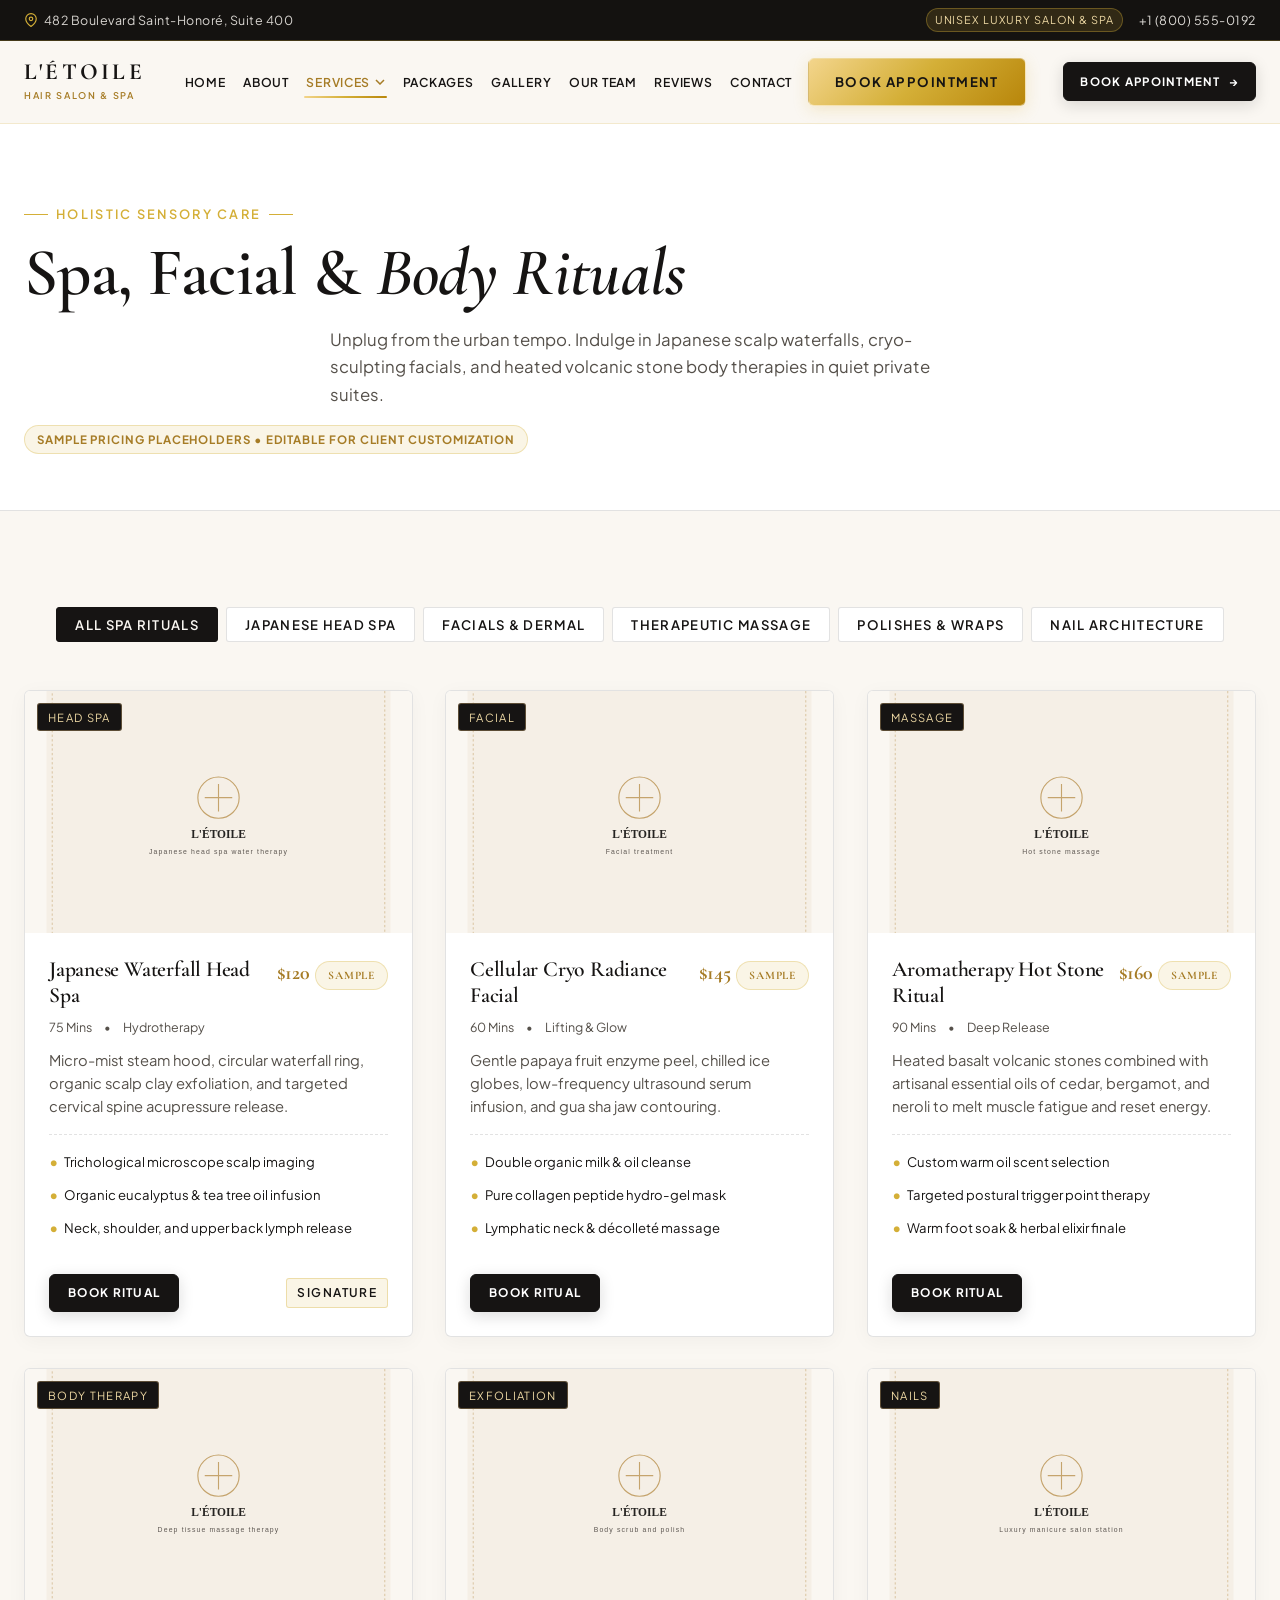
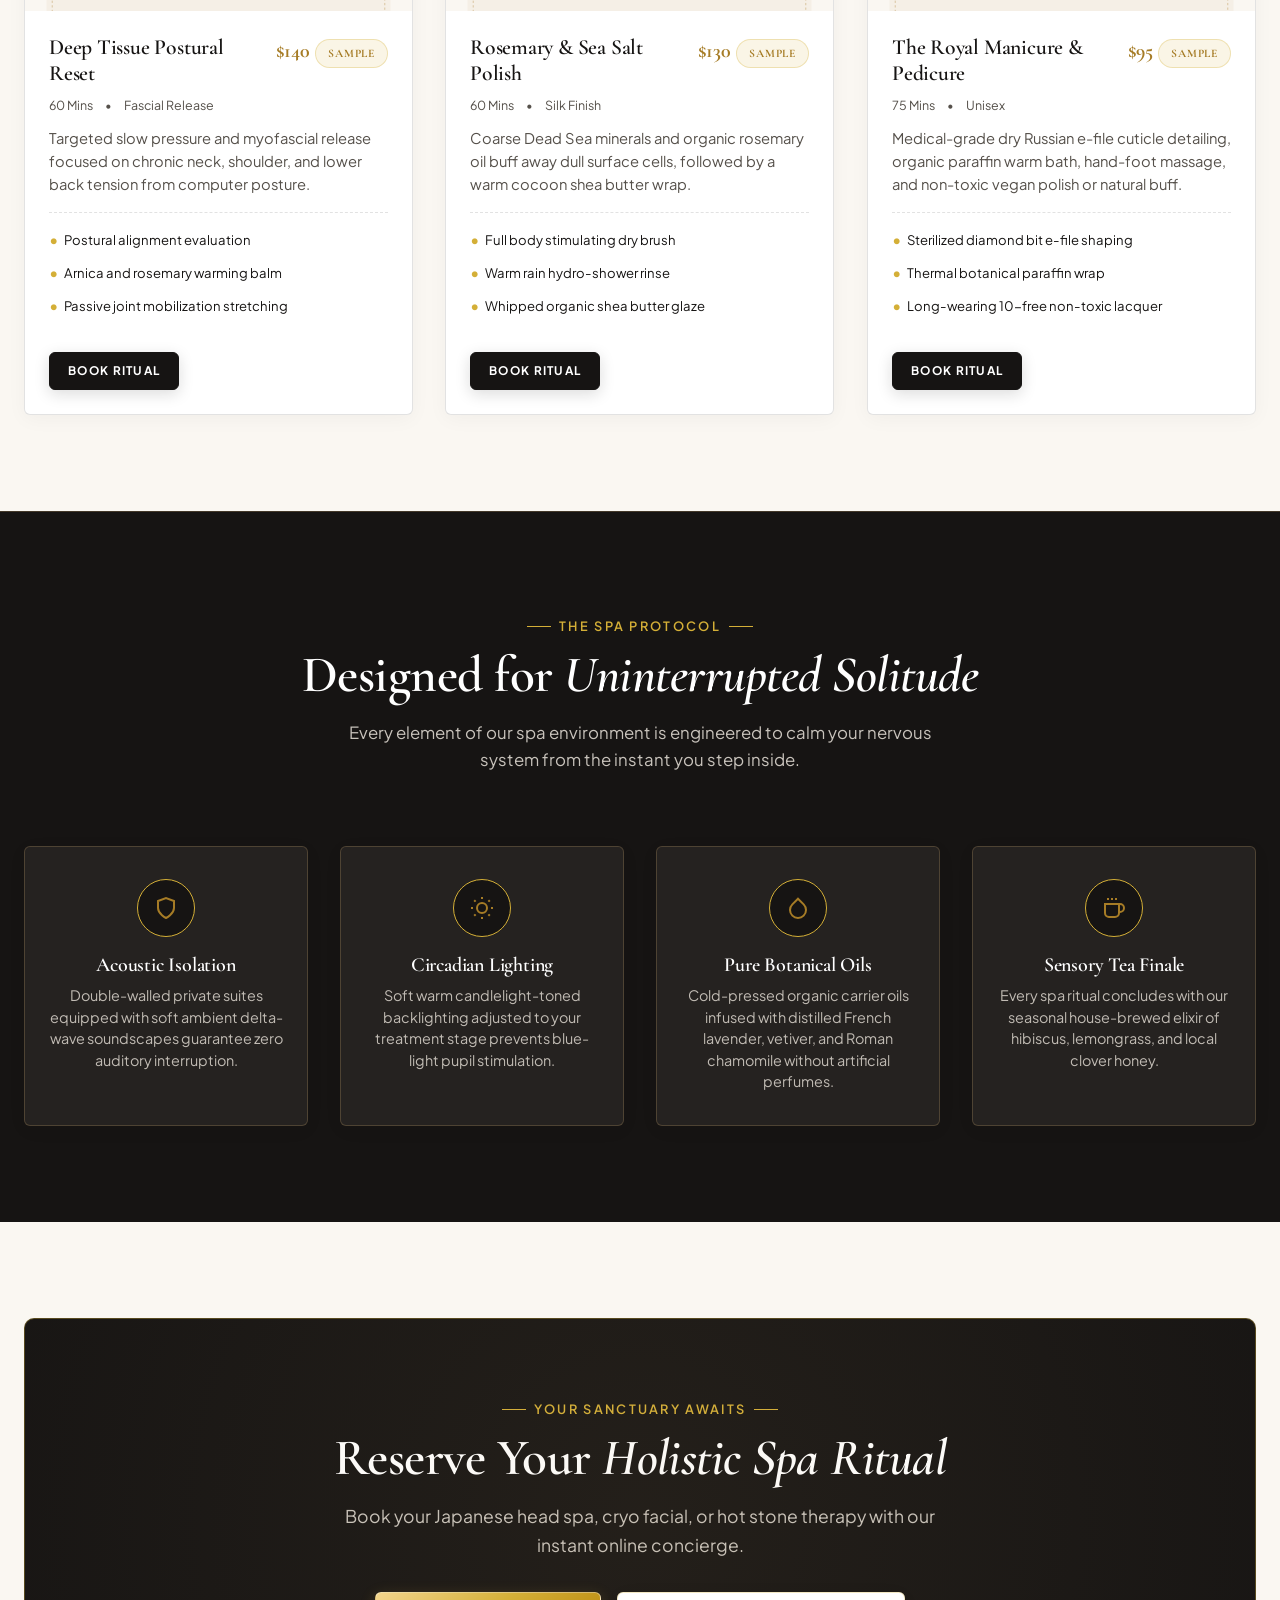
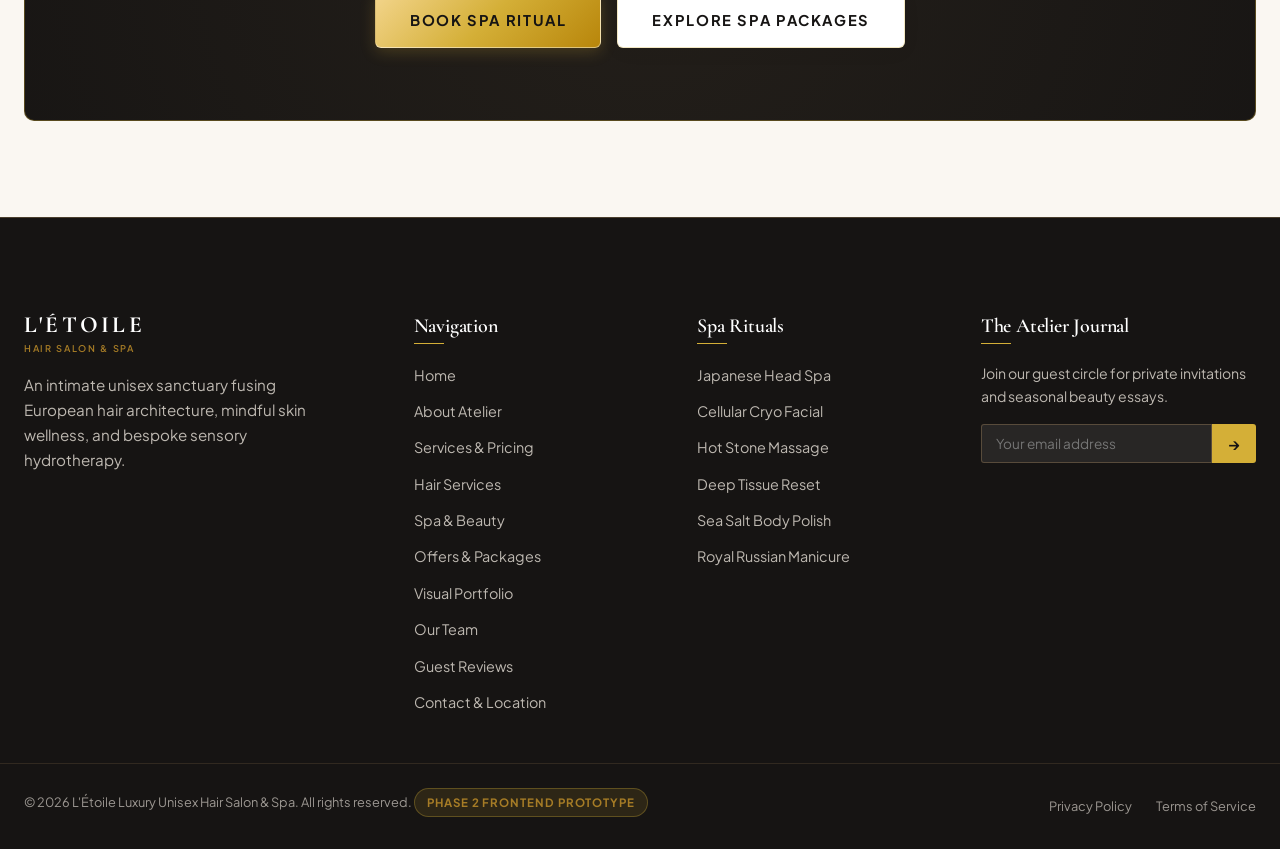
<file: spa-services.html>
<!DOCTYPE html>
<html lang="en">
<head>
  <meta charset="UTF-8">
  <meta name="viewport" content="width=device-width, initial-scale=1.0">
  <title>Spa, Facials &amp; Wellness — L'Étoile Luxury Unisex Salon &amp; Spa</title>
  <meta name="description" content="Immerse in holistic spa rituals at L'Étoile: Japanese head spa hydrotherapy, cellular cryo facials, volcanic hot stone massages, and botanical body polishes.">
  <link rel="icon" type="image/svg+xml" href="assets/images/favicon.svg">
  
  <link rel="preconnect" href="https://fonts.googleapis.com">
  <link rel="preconnect" href="https://fonts.gstatic.com" crossorigin>
  <link href="https://fonts.googleapis.com/css2?family=Cormorant+Garamond:ital,wght@0,400;0,500;0,600;0,700;1,400;1,600&family=Plus+Jakarta+Sans:wght@300;400;500;600;700&display=swap" rel="stylesheet">
  
  <link rel="stylesheet" href="assets/css/style.css?v=3.5">
  <link rel="stylesheet" href="assets/css/responsive.css?v=3.5">
</head>
<body>

  <!-- TOP UTILITY BAR -->
  <div class="top-bar">
    <div class="container top-bar-inner">
      <div class="top-bar-left">
        <span class="top-bar-item">
          <svg width="14" height="14" viewBox="0 0 24 24" fill="none" stroke="currentColor" stroke-width="2"><path d="M21 10c0 7-9 13-9 13s-9-6-9-13a9 9 0 0 1 18 0z"></path><circle cx="12" cy="10" r="3"></circle></svg>
          <span>482 Boulevard Saint-Honoré, Suite 400</span>
        </span>
        <span class="top-bar-item hours-text">
          <svg width="14" height="14" viewBox="0 0 24 24" fill="none" stroke="currentColor" stroke-width="2"><circle cx="12" cy="12" r="10"></circle><polyline points="12 6 12 12 16 14"></polyline></svg>
          <span>Tue – Sun: 09:00 AM – 08:30 PM</span>
        </span>
      </div>
      <div class="top-bar-right">
        <span class="top-bar-badge">Unisex Luxury Salon &amp; Spa</span>
        <span class="top-bar-item">
          <a href="tel:+18005550192">+1 (800) 555-0192</a>
        </span>
      </div>
    </div>
  </div>

  <!-- SITE HEADER & NAVIGATION -->
  <header class="site-header" role="banner">
    <div class="container nav-container">
      <a href="index.html" class="brand" aria-label="L'Étoile Salon &amp; Spa Homepage">
        <span class="brand-title">L'ÉTOILE</span>
        <span class="brand-subtitle">HAIR SALON &amp; SPA</span>
        <span class="brand-placeholder-badge">[Editable Brand Placeholder]</span>
      </a>

      <nav class="nav-links" id="primary-navigation" aria-label="Main Navigation">
        <a href="index.html" class="nav-link">Home</a>
        <a href="about.html" class="nav-link">About</a>
        <div class="nav-item-dropdown">
          <a href="services.html" class="nav-link active nav-dropdown-toggle">
            <span>Services</span>
            <svg width="10" height="6" viewBox="0 0 10 6" fill="none" stroke="currentColor" stroke-width="1.5"><path d="M1 1L5 5L9 1"></path></svg>
          </a>
          <div class="nav-dropdown-menu">
            <a href="services.html" class="nav-dropdown-link">All Services &amp; Pricing</a>
            <a href="hair-services.html" class="nav-dropdown-link">Hair Services</a>
            <a href="spa-services.html" class="nav-dropdown-link active">Spa &amp; Beauty Services</a>
          </div>
        </div>
        <a href="packages.html" class="nav-link">Packages</a>
        <a href="gallery.html" class="nav-link">Gallery</a>
        <a href="team.html" class="nav-link">Our Team</a>
        <a href="reviews.html" class="nav-link">Reviews</a>
        <a href="contact.html" class="nav-link">Contact</a>
        <div class="mobile-only-cta">
          <a href="book-appointment.html" class="btn btn-champagne">Book Appointment</a>
        </div>
      </nav>

      <div class="nav-cta">
        <a href="book-appointment.html" class="btn btn-primary btn-sm">
          <span>Book Appointment</span>
          <span class="btn-icon">&rarr;</span>
        </a>
      </div>

      <button type="button" class="nav-toggle" aria-controls="primary-navigation" aria-expanded="false" aria-label="Toggle navigation menu">
        <span class="nav-toggle-bar"></span>
        <span class="nav-toggle-bar"></span>
        <span class="nav-toggle-bar"></span>
      </button>
    </div>
  </header>

  <!-- PAGE HEADER -->
  <main id="main-content">
    <section class="section" style="padding-top: var(--space-3xl); padding-bottom: var(--space-2xl); background-color: var(--color-white); border-bottom: 1px solid var(--color-charcoal-border);">
      <div class="container text-center reveal-on-scroll">
        <span class="eyebrow">Holistic Sensory Care</span>
        <h1 class="section-title">Spa, Facial &amp; <em>Body Rituals</em></h1>
        <p class="section-subtitle">
          Unplug from the urban tempo. Indulge in Japanese scalp waterfalls, cryo-sculpting facials, and heated volcanic stone body therapies in quiet private suites.
        </p>
        <div style="margin-top: 10px;">
          <span class="proto-tag">Sample Pricing Placeholders &bull; Editable for Client Customization</span>
        </div>
      </div>
    </section>

    <!-- SPA SERVICES DIRECTORY -->
    <section class="section">
      <div class="container">
        <!-- Filter Tabs -->
        <div class="filter-tabs" data-filter-group=".spa-service-item" role="tablist" aria-label="Spa Categories">
          <button type="button" class="filter-tab active" data-filter="all" role="tab">All Spa Rituals</button>
          <button type="button" class="filter-tab" data-filter="head-spa" role="tab">Japanese Head Spa</button>
          <button type="button" class="filter-tab" data-filter="facials" role="tab">Facials &amp; Dermal</button>
          <button type="button" class="filter-tab" data-filter="massage" role="tab">Therapeutic Massage</button>
          <button type="button" class="filter-tab" data-filter="body" role="tab">Polishes &amp; Wraps</button>
          <button type="button" class="filter-tab" data-filter="nails" role="tab">Nail Architecture</button>
        </div>

        <div class="services-grid">
          <!-- 1. Japanese Ultrasonic Head Spa -->
          <div class="spa-service-item" data-category="head-spa">
            <article class="service-card reveal-on-scroll">
              <div class="service-card-media">
                <img src="https://images.unsplash.com/photo-1522337360788-8b13dee7a37e?auto=format&fit=crop&w=800&q=80" alt="Japanese head spa water therapy" loading="lazy">
                <span class="service-card-tag">Head Spa</span>
              </div>
              <div class="service-card-body">
                <div class="service-card-header">
                  <h3 class="service-card-title">Japanese Waterfall Head Spa</h3>
                  <span class="service-card-price">$120 <small class="proto-tag">Sample</small></span>
                </div>
                <div class="service-card-meta">
                  <span>75 Mins</span> &bull; <span>Hydrotherapy</span>
                </div>
                <p class="service-card-desc">
                  Micro-mist steam hood, circular waterfall ring, organic scalp clay exfoliation, and targeted cervical spine acupressure release.
                </p>
                <ul class="service-card-features">
                  <li>Trichological microscope scalp imaging</li>
                  <li>Organic eucalyptus &amp; tea tree oil infusion</li>
                  <li>Neck, shoulder, and upper back lymph release</li>
                </ul>
                <div class="service-card-footer">
                  <a href="book-appointment.html?service=hair-spa" class="btn btn-primary btn-sm">Book Ritual</a>
                  <span class="badge">Signature</span>
                </div>
              </div>
            </article>
          </div>

          <!-- 2. Cellular Cryo Radiance Facial -->
          <div class="spa-service-item" data-category="facials">
            <article class="service-card reveal-on-scroll stagger-1">
              <div class="service-card-media">
                <img src="https://images.unsplash.com/photo-1570172619644-dfd03ed5d881?auto=format&fit=crop&w=800&q=80" alt="Facial treatment" loading="lazy">
                <span class="service-card-tag">Facial</span>
              </div>
              <div class="service-card-body">
                <div class="service-card-header">
                  <h3 class="service-card-title">Cellular Cryo Radiance Facial</h3>
                  <span class="service-card-price">$145 <small class="proto-tag">Sample</small></span>
                </div>
                <div class="service-card-meta">
                  <span>60 Mins</span> &bull; <span>Lifting &amp; Glow</span>
                </div>
                <p class="service-card-desc">
                  Gentle papaya fruit enzyme peel, chilled ice globes, low-frequency ultrasound serum infusion, and gua sha jaw contouring.
                </p>
                <ul class="service-card-features">
                  <li>Double organic milk &amp; oil cleanse</li>
                  <li>Pure collagen peptide hydro-gel mask</li>
                  <li>Lymphatic neck &amp; décolleté massage</li>
                </ul>
                <div class="service-card-footer">
                  <a href="book-appointment.html?service=facial" class="btn btn-primary btn-sm">Book Ritual</a>
                </div>
              </div>
            </article>
          </div>

          <!-- 3. Hot Stone & Cedarwood Massage -->
          <div class="spa-service-item" data-category="massage">
            <article class="service-card reveal-on-scroll stagger-2">
              <div class="service-card-media">
                <img src="https://images.unsplash.com/photo-1544161515-4ab6ce6db874?auto=format&fit=crop&w=800&q=80" alt="Hot stone massage" loading="lazy">
                <span class="service-card-tag">Massage</span>
              </div>
              <div class="service-card-body">
                <div class="service-card-header">
                  <h3 class="service-card-title">Aromatherapy Hot Stone Ritual</h3>
                  <span class="service-card-price">$160 <small class="proto-tag">Sample</small></span>
                </div>
                <div class="service-card-meta">
                  <span>90 Mins</span> &bull; <span>Deep Release</span>
                </div>
                <p class="service-card-desc">
                  Heated basalt volcanic stones combined with artisanal essential oils of cedar, bergamot, and neroli to melt muscle fatigue and reset energy.
                </p>
                <ul class="service-card-features">
                  <li>Custom warm oil scent selection</li>
                  <li>Targeted postural trigger point therapy</li>
                  <li>Warm foot soak &amp; herbal elixir finale</li>
                </ul>
                <div class="service-card-footer">
                  <a href="book-appointment.html?service=massage" class="btn btn-primary btn-sm">Book Ritual</a>
                </div>
              </div>
            </article>
          </div>

          <!-- 4. Deep Tissue Muscle Restore -->
          <div class="spa-service-item" data-category="massage">
            <article class="service-card reveal-on-scroll">
              <div class="service-card-media">
                <img src="https://images.unsplash.com/photo-1544161515-4ab6ce6db874?auto=format&fit=crop&w=800&q=80" alt="Deep tissue massage therapy" loading="lazy">
                <span class="service-card-tag">Body Therapy</span>
              </div>
              <div class="service-card-body">
                <div class="service-card-header">
                  <h3 class="service-card-title">Deep Tissue Postural Reset</h3>
                  <span class="service-card-price">$140 <small class="proto-tag">Sample</small></span>
                </div>
                <div class="service-card-meta">
                  <span>60 Mins</span> &bull; <span>Fascial Release</span>
                </div>
                <p class="service-card-desc">
                  Targeted slow pressure and myofascial release focused on chronic neck, shoulder, and lower back tension from computer posture.
                </p>
                <ul class="service-card-features">
                  <li>Postural alignment evaluation</li>
                  <li>Arnica and rosemary warming balm</li>
                  <li>Passive joint mobilization stretching</li>
                </ul>
                <div class="service-card-footer">
                  <a href="book-appointment.html?service=massage" class="btn btn-primary btn-sm">Book Ritual</a>
                </div>
              </div>
            </article>
          </div>

          <!-- 5. Botanical Sugar Body Polish & Wrap -->
          <div class="spa-service-item" data-category="body">
            <article class="service-card reveal-on-scroll stagger-1">
              <div class="service-card-media">
                <img src="https://images.unsplash.com/photo-1527799820374-dcf8d9d4a388?auto=format&fit=crop&w=800&q=80" alt="Body scrub and polish" loading="lazy">
                <span class="service-card-tag">Exfoliation</span>
              </div>
              <div class="service-card-body">
                <div class="service-card-header">
                  <h3 class="service-card-title">Rosemary &amp; Sea Salt Polish</h3>
                  <span class="service-card-price">$130 <small class="proto-tag">Sample</small></span>
                </div>
                <div class="service-card-meta">
                  <span>60 Mins</span> &bull; <span>Silk Finish</span>
                </div>
                <p class="service-card-desc">
                  Coarse Dead Sea minerals and organic rosemary oil buff away dull surface cells, followed by a warm cocoon shea butter wrap.
                </p>
                <ul class="service-card-features">
                  <li>Full body stimulating dry brush</li>
                  <li>Warm rain hydro-shower rinse</li>
                  <li>Whipped organic shea butter glaze</li>
                </ul>
                <div class="service-card-footer">
                  <a href="book-appointment.html?service=massage" class="btn btn-primary btn-sm">Book Ritual</a>
                </div>
              </div>
            </article>
          </div>

          <!-- 6. Couture Nail Architecture & Spa Pedicure -->
          <div class="spa-service-item" data-category="nails">
            <article class="service-card reveal-on-scroll stagger-2">
              <div class="service-card-media">
                <img src="https://images.unsplash.com/photo-1560066984-138dadb4c035?auto=format&fit=crop&w=800&q=80" alt="Luxury manicure salon station" loading="lazy">
                <span class="service-card-tag">Nails</span>
              </div>
              <div class="service-card-body">
                <div class="service-card-header">
                  <h3 class="service-card-title">The Royal Manicure &amp; Pedicure</h3>
                  <span class="service-card-price">$95 <small class="proto-tag">Sample</small></span>
                </div>
                <div class="service-card-meta">
                  <span>75 Mins</span> &bull; <span>Unisex</span>
                </div>
                <p class="service-card-desc">
                  Medical-grade dry Russian e-file cuticle detailing, organic paraffin warm bath, hand-foot massage, and non-toxic vegan polish or natural buff.
                </p>
                <ul class="service-card-features">
                  <li>Sterilized diamond bit e-file shaping</li>
                  <li>Thermal botanical paraffin wrap</li>
                  <li>Long-wearing 10-free non-toxic lacquer</li>
                </ul>
                <div class="service-card-footer">
                  <a href="book-appointment.html?service=nails" class="btn btn-primary btn-sm">Book Ritual</a>
                </div>
              </div>
            </article>
          </div>
        </div>
      </div>
    </section>

    <!-- THE SPA SANCTUARY PROTOCOL -->
    <section class="section section-dark" style="border-top: 1px solid rgba(197, 164, 109, 0.25);">
      <div class="container">
        <div class="section-header reveal-on-scroll">
          <span class="eyebrow">The Spa Protocol</span>
          <h2 class="section-title">Designed for <em>Uninterrupted Solitude</em></h2>
          <p class="section-subtitle">
            Every element of our spa environment is engineered to calm your nervous system from the instant you step inside.
          </p>
        </div>

        <div class="pillars-grid">
          <div class="pillar-card reveal-on-scroll stagger-1" style="background-color: var(--color-charcoal-light); border-color: rgba(197, 164, 109, 0.25);">
            <div class="pillar-icon-box" style="background-color: var(--color-charcoal); border-color: var(--color-champagne);">
              <svg width="24" height="24" viewBox="0 0 24 24" fill="none" stroke="currentColor" stroke-width="2"><path d="M12 22s8-4 8-10V5l-8-3-8 3v7c0 6 8 10 8 10z"></path></svg>
            </div>
            <h3 class="pillar-title" style="color:var(--color-white);">Acoustic Isolation</h3>
            <p class="pillar-desc" style="color:rgba(245, 239, 230, 0.75);">
              Double-walled private suites equipped with soft ambient delta-wave soundscapes guarantee zero auditory interruption.
            </p>
          </div>

          <div class="pillar-card reveal-on-scroll stagger-2" style="background-color: var(--color-charcoal-light); border-color: rgba(197, 164, 109, 0.25);">
            <div class="pillar-icon-box" style="background-color: var(--color-charcoal); border-color: var(--color-champagne);">
              <svg width="24" height="24" viewBox="0 0 24 24" fill="none" stroke="currentColor" stroke-width="2"><circle cx="12" cy="12" r="5"></circle><line x1="12" y1="1" x2="12" y2="3"></line><line x1="12" y1="21" x2="12" y2="23"></line><line x1="4.22" y1="4.22" x2="5.64" y2="5.64"></line><line x1="18.36" y1="18.36" x2="19.78" y2="19.78"></line><line x1="1" y1="12" x2="3" y2="12"></line><line x1="21" y1="12" x2="23" y2="12"></line><line x1="4.22" y1="19.78" x2="5.64" y2="18.36"></line><line x1="18.36" y1="5.64" x2="19.78" y2="4.22"></line></svg>
            </div>
            <h3 class="pillar-title" style="color:var(--color-white);">Circadian Lighting</h3>
            <p class="pillar-desc" style="color:rgba(245, 239, 230, 0.75);">
              Soft warm candlelight-toned backlighting adjusted to your treatment stage prevents blue-light pupil stimulation.
            </p>
          </div>

          <div class="pillar-card reveal-on-scroll stagger-3" style="background-color: var(--color-charcoal-light); border-color: rgba(197, 164, 109, 0.25);">
            <div class="pillar-icon-box" style="background-color: var(--color-charcoal); border-color: var(--color-champagne);">
              <svg width="24" height="24" viewBox="0 0 24 24" fill="none" stroke="currentColor" stroke-width="2"><path d="M12 2.69l5.66 5.66a8 8 0 1 1-11.31 0z"></path></svg>
            </div>
            <h3 class="pillar-title" style="color:var(--color-white);">Pure Botanical Oils</h3>
            <p class="pillar-desc" style="color:rgba(245, 239, 230, 0.75);">
              Cold-pressed organic carrier oils infused with distilled French lavender, vetiver, and Roman chamomile without artificial perfumes.
            </p>
          </div>

          <div class="pillar-card reveal-on-scroll stagger-4" style="background-color: var(--color-charcoal-light); border-color: rgba(197, 164, 109, 0.25);">
            <div class="pillar-icon-box" style="background-color: var(--color-charcoal); border-color: var(--color-champagne);">
              <svg width="24" height="24" viewBox="0 0 24 24" fill="none" stroke="currentColor" stroke-width="2"><path d="M17 8h1a4 4 0 1 1 0 8h-1"></path><path d="M3 8h14v9a4 4 0 0 1-4 4H7a4 4 0 0 1-4-4Z"></path><line x1="6" y1="2" x2="6" y2="4"></line><line x1="10" y1="2" x2="10" y2="4"></line><line x1="14" y1="2" x2="14" y2="4"></line></svg>
            </div>
            <h3 class="pillar-title" style="color:var(--color-white);">Sensory Tea Finale</h3>
            <p class="pillar-desc" style="color:rgba(245, 239, 230, 0.75);">
              Every spa ritual concludes with our seasonal house-brewed elixir of hibiscus, lemongrass, and local clover honey.
            </p>
          </div>
        </div>
      </div>
    </section>

    <!-- CALL TO ACTION BANNER -->
    <section class="section">
      <div class="container">
        <div class="cta-banner reveal-on-scroll">
          <span class="eyebrow">Your Sanctuary Awaits</span>
          <h2>Reserve Your <em>Holistic Spa Ritual</em></h2>
          <p>Book your Japanese head spa, cryo facial, or hot stone therapy with our instant online concierge.</p>
          <div class="cta-actions">
            <a href="book-appointment.html" class="btn btn-champagne btn-lg">Book Spa Ritual</a>
            <a href="packages.html" class="btn btn-white btn-lg">Explore Spa Packages</a>
          </div>
        </div>
      </div>
    </section>
  </main>

  <!-- FOOTER -->
  <footer class="site-footer" role="contentinfo">
    <div class="footer-top">
      <div class="container footer-grid">
        <div class="footer-brand-col">
          <div class="brand">
            <span class="brand-title" style="color: var(--color-white);">L'ÉTOILE</span>
            <span class="brand-subtitle">HAIR SALON &amp; SPA</span>
          </div>
          <p>An intimate unisex sanctuary fusing European hair architecture, mindful skin wellness, and bespoke sensory hydrotherapy.</p>
        </div>

        <div>
          <h4 class="footer-col-title">Navigation</h4>
          <ul class="footer-links-list">
            <li><a href="index.html">Home</a></li>
            <li><a href="about.html">About Atelier</a></li>
            <li><a href="services.html">Services &amp; Pricing</a></li>
            <li><a href="hair-services.html">Hair Services</a></li>
            <li><a href="spa-services.html">Spa &amp; Beauty</a></li>
            <li><a href="packages.html">Offers &amp; Packages</a></li>
            <li><a href="gallery.html">Visual Portfolio</a></li>
            <li><a href="team.html">Our Team</a></li>
            <li><a href="reviews.html">Guest Reviews</a></li>
            <li><a href="contact.html">Contact &amp; Location</a></li>
          </ul>
        </div>

        <div>
          <h4 class="footer-col-title">Spa Rituals</h4>
          <ul class="footer-links-list">
            <li><a href="spa-services.html#head-spa">Japanese Head Spa</a></li>
            <li><a href="spa-services.html#facials">Cellular Cryo Facial</a></li>
            <li><a href="spa-services.html#massage">Hot Stone Massage</a></li>
            <li><a href="spa-services.html#massage">Deep Tissue Reset</a></li>
            <li><a href="spa-services.html#body">Sea Salt Body Polish</a></li>
            <li><a href="spa-services.html#nails">Royal Russian Manicure</a></li>
          </ul>
        </div>

        <div>
          <h4 class="footer-col-title">The Atelier Journal</h4>
          <p style="font-size: 0.88rem; color: rgba(245, 239, 230, 0.75);">Join our guest circle for private invitations and seasonal beauty essays.</p>
          <form class="footer-newsletter-form">
            <input type="email" placeholder="Your email address" aria-label="Email address for salon journal" required>
            <button type="submit">&rarr;</button>
          </form>
        </div>
      </div>
    </div>

    <div class="footer-bottom">
      <div class="container footer-bottom-inner">
        <div>&copy; 2026 L'Étoile Luxury Unisex Hair Salon &amp; Spa. All rights reserved. <span class="proto-tag">Phase 2 Frontend Prototype</span></div>
        <div class="footer-bottom-links">
          <a href="javascript:void(0)">Privacy Policy</a>
          <a href="javascript:void(0)">Terms of Service</a>
        </div>
      </div>
    </div>
  </footer>

  <script src="assets/js/main.js?v=3.5"></script>
</body>
</html>
</file>
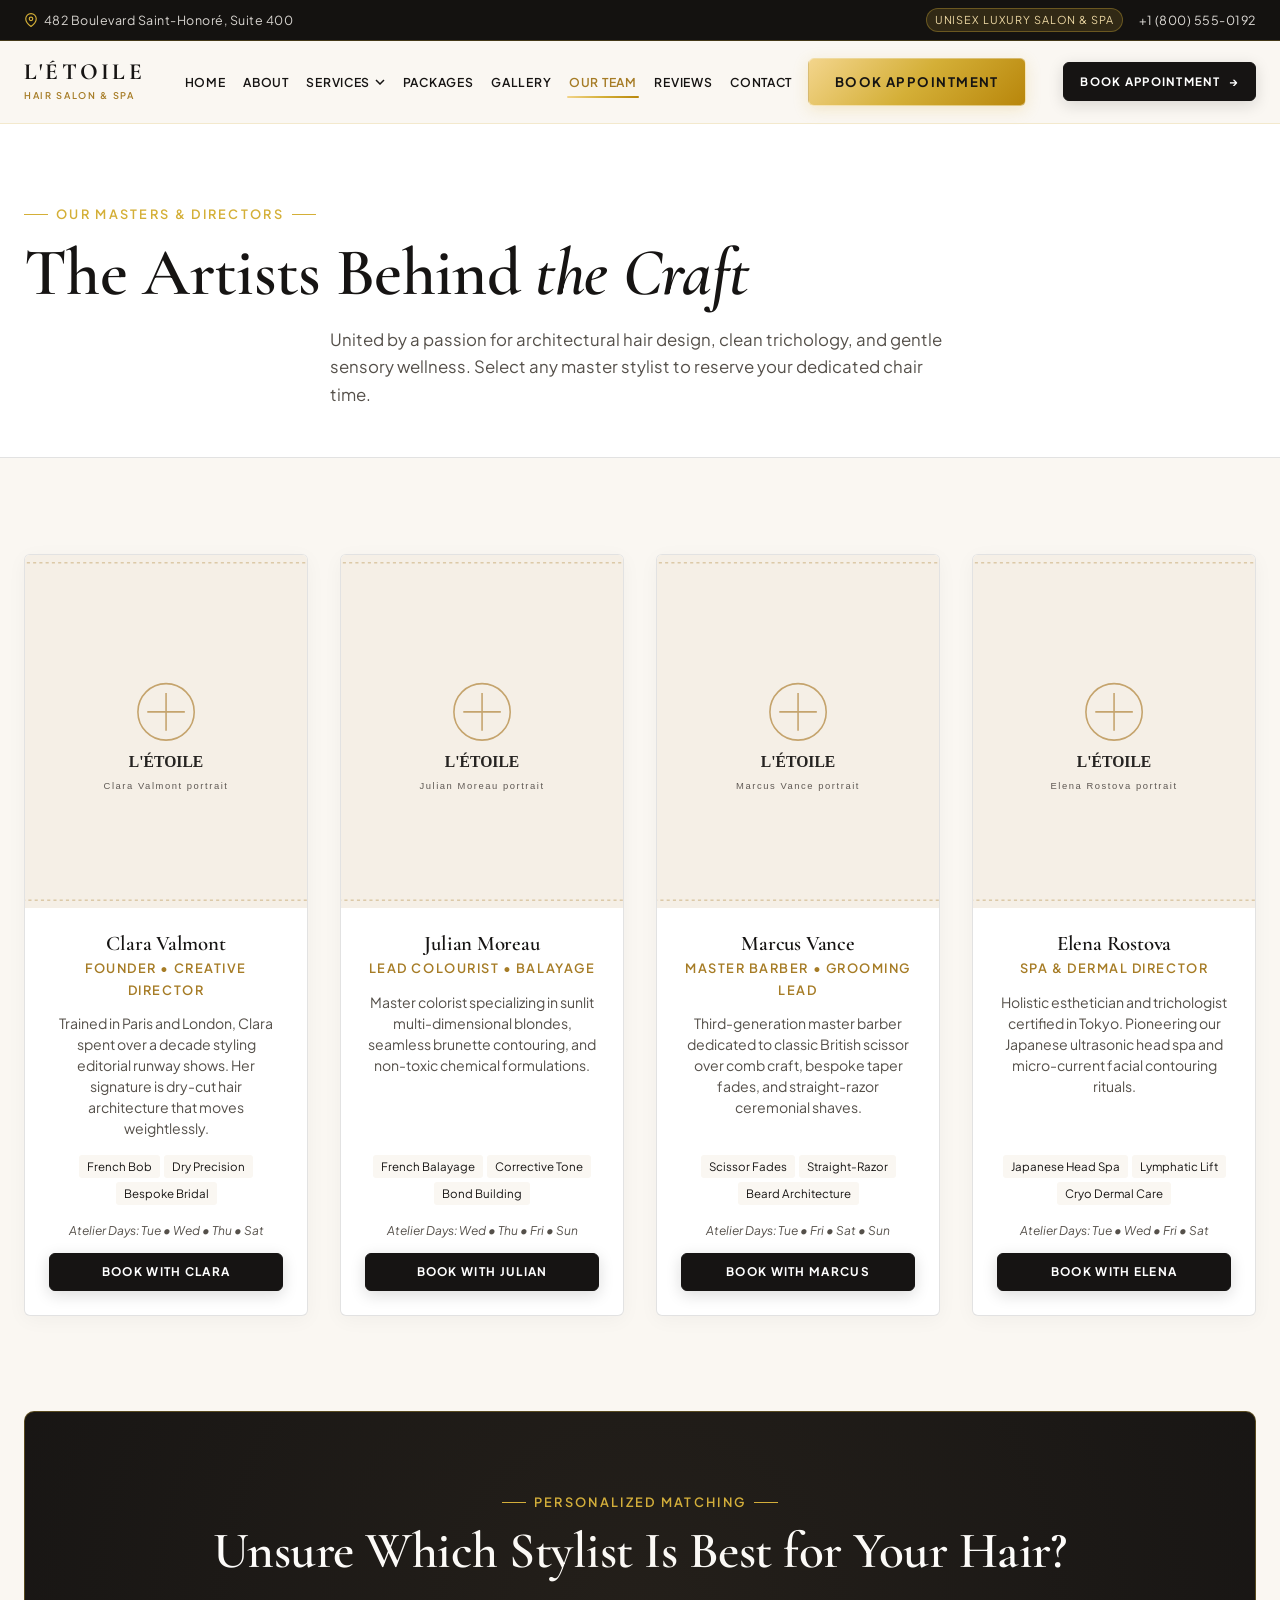
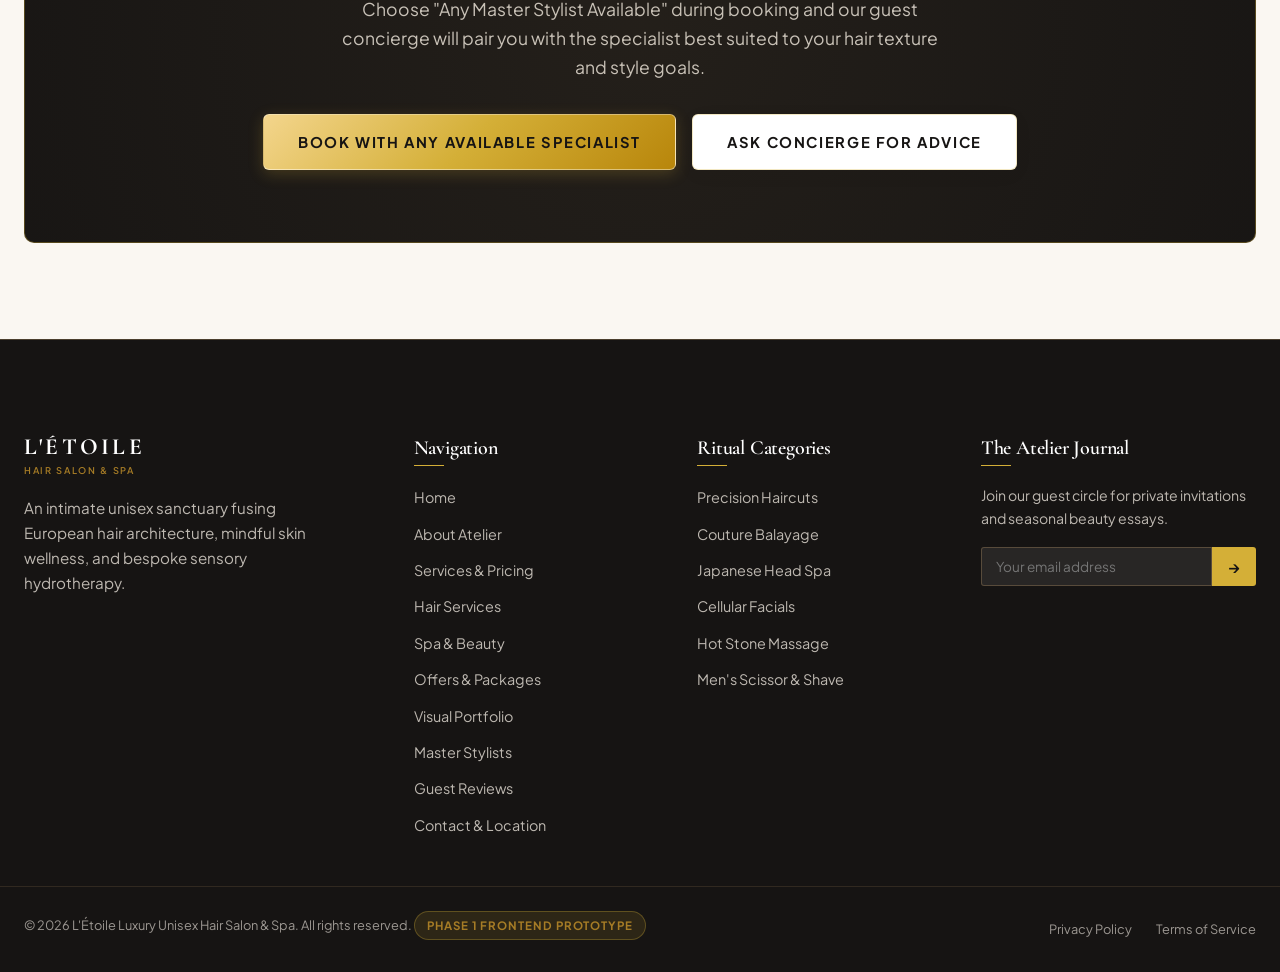
<file: team.html>
<!DOCTYPE html>
<html lang="en">
<head>
  <meta charset="UTF-8">
  <meta name="viewport" content="width=device-width, initial-scale=1.0">
  <title>Master Stylists &amp; Directors — L'Étoile Luxury Unisex Hair Salon &amp; Spa</title>
  <meta name="description" content="Meet our master stylists, balayage artists, grooming specialists, and holistic spa directors at L'Étoile Luxury Hair Salon &amp; Spa.">
  <link rel="icon" type="image/svg+xml" href="assets/images/favicon.svg">
  
  <link rel="preconnect" href="https://fonts.googleapis.com">
  <link rel="preconnect" href="https://fonts.gstatic.com" crossorigin>
  <link href="https://fonts.googleapis.com/css2?family=Cormorant+Garamond:ital,wght@0,400;0,500;0,600;0,700;1,400;1,600&family=Plus+Jakarta+Sans:wght@300;400;500;600;700&display=swap" rel="stylesheet">
  
  <link rel="stylesheet" href="assets/css/style.css?v=3.5">
  <link rel="stylesheet" href="assets/css/responsive.css?v=3.5">
</head>
<body>

  <!-- TOP BAR -->
  <div class="top-bar">
    <div class="container top-bar-inner">
      <div class="top-bar-left">
        <span class="top-bar-item">
          <svg width="14" height="14" viewBox="0 0 24 24" fill="none" stroke="currentColor" stroke-width="2"><path d="M21 10c0 7-9 13-9 13s-9-6-9-13a9 9 0 0 1 18 0z"></path><circle cx="12" cy="10" r="3"></circle></svg>
          <span>482 Boulevard Saint-Honoré, Suite 400</span>
        </span>
        <span class="top-bar-item hours-text">
          <svg width="14" height="14" viewBox="0 0 24 24" fill="none" stroke="currentColor" stroke-width="2"><circle cx="12" cy="12" r="10"></circle><polyline points="12 6 12 12 16 14"></polyline></svg>
          <span>Tue – Sun: 09:00 AM – 08:30 PM</span>
        </span>
      </div>
      <div class="top-bar-right">
        <span class="top-bar-badge">Unisex Luxury Salon &amp; Spa</span>
        <span class="top-bar-item">
          <a href="tel:+18005550192">+1 (800) 555-0192</a>
        </span>
      </div>
    </div>
  </div>

  <!-- SITE HEADER -->
  <header class="site-header" role="banner">
    <div class="container nav-container">
      <a href="index.html" class="brand" aria-label="L'Étoile Salon &amp; Spa Homepage">
        <span class="brand-title">L'ÉTOILE</span>
        <span class="brand-subtitle">HAIR SALON &amp; SPA</span>
        <span class="brand-placeholder-badge">[Editable Brand Placeholder]</span>
      </a>

      <nav class="nav-links" id="primary-navigation" aria-label="Main Navigation">
        <a href="index.html" class="nav-link">Home</a>
        <a href="about.html" class="nav-link">About</a>
        <div class="nav-item-dropdown">
          <a href="services.html" class="nav-link nav-dropdown-toggle">
            <span>Services</span>
            <svg width="10" height="6" viewBox="0 0 10 6" fill="none" stroke="currentColor" stroke-width="1.5"><path d="M1 1L5 5L9 1"></path></svg>
          </a>
          <div class="nav-dropdown-menu">
            <a href="services.html" class="nav-dropdown-link">All Services &amp; Pricing</a>
            <a href="hair-services.html" class="nav-dropdown-link">Hair Services</a>
            <a href="spa-services.html" class="nav-dropdown-link">Spa &amp; Beauty Services</a>
          </div>
        </div>
        <a href="packages.html" class="nav-link">Packages</a>
        <a href="gallery.html" class="nav-link">Gallery</a>
        <a href="team.html" class="nav-link active">Our Team</a>
        <a href="reviews.html" class="nav-link">Reviews</a>
        <a href="contact.html" class="nav-link">Contact</a>
        <div class="mobile-only-cta">
          <a href="book-appointment.html" class="btn btn-champagne">Book Appointment</a>
        </div>
      </nav>

      <div class="nav-cta">
        <a href="book-appointment.html" class="btn btn-primary btn-sm">
          <span>Book Appointment</span>
          <span class="btn-icon">&rarr;</span>
        </a>
      </div>

      <button type="button" class="nav-toggle" aria-controls="primary-navigation" aria-expanded="false" aria-label="Toggle navigation menu">
        <span class="nav-toggle-bar"></span>
        <span class="nav-toggle-bar"></span>
        <span class="nav-toggle-bar"></span>
      </button>
    </div>
  </header>

  <!-- MAIN TEAM CONTENT -->
  <main id="main-content">
    <section class="section" style="padding-top: var(--space-3xl); padding-bottom: var(--space-2xl); background-color: var(--color-white); border-bottom: 1px solid var(--color-charcoal-border);">
      <div class="container text-center reveal-on-scroll">
        <span class="eyebrow">Our Masters &amp; Directors</span>
        <h1 class="section-title">The Artists Behind <em>the Craft</em></h1>
        <p class="section-subtitle">
          United by a passion for architectural hair design, clean trichology, and gentle sensory wellness. Select any master stylist to reserve your dedicated chair time.
        </p>
      </div>
    </section>

    <section class="section">
      <div class="container">
        <div class="team-grid">
          <!-- Stylist 1 -->
          <article class="team-card reveal-on-scroll">
            <div class="team-photo-wrap">
              <img src="https://images.unsplash.com/photo-1580489944761-15a19d654956?auto=format&fit=crop&w=600&q=80" alt="Clara Valmont portrait" loading="lazy">
            </div>
            <div class="team-card-body">
              <h3 class="team-name">Clara Valmont</h3>
              <p class="team-role">Founder &bull; Creative Director</p>
              <p class="team-bio">
                Trained in Paris and London, Clara spent over a decade styling editorial runway shows. Her signature is dry-cut hair architecture that moves weightlessly.
              </p>
              <div class="team-specialties">
                <span class="team-specialty-tag">French Bob</span>
                <span class="team-specialty-tag">Dry Precision</span>
                <span class="team-specialty-tag">Bespoke Bridal</span>
              </div>
              <div style="font-size:0.75rem; color:var(--color-charcoal-muted); margin-bottom:12px;">
                <em>Atelier Days: Tue &bull; Wed &bull; Thu &bull; Sat</em>
              </div>
              <a href="book-appointment.html?stylist=clara-valmont" class="btn btn-primary btn-sm" style="margin-top:auto;">Book with Clara</a>
            </div>
          </article>

          <!-- Stylist 2 -->
          <article class="team-card reveal-on-scroll stagger-1">
            <div class="team-photo-wrap">
              <img src="https://images.unsplash.com/photo-1507003211169-0a1dd7228f2d?auto=format&fit=crop&w=600&q=80" alt="Julian Moreau portrait" loading="lazy">
            </div>
            <div class="team-card-body">
              <h3 class="team-name">Julian Moreau</h3>
              <p class="team-role">Lead Colourist &bull; Balayage</p>
              <p class="team-bio">
                Master colorist specializing in sunlit multi-dimensional blondes, seamless brunette contouring, and non-toxic chemical formulations.
              </p>
              <div class="team-specialties">
                <span class="team-specialty-tag">French Balayage</span>
                <span class="team-specialty-tag">Corrective Tone</span>
                <span class="team-specialty-tag">Bond Building</span>
              </div>
              <div style="font-size:0.75rem; color:var(--color-charcoal-muted); margin-bottom:12px;">
                <em>Atelier Days: Wed &bull; Thu &bull; Fri &bull; Sun</em>
              </div>
              <a href="book-appointment.html?stylist=julian-moreau" class="btn btn-primary btn-sm" style="margin-top:auto;">Book with Julian</a>
            </div>
          </article>

          <!-- Stylist 3 -->
          <article class="team-card reveal-on-scroll stagger-2">
            <div class="team-photo-wrap">
              <img src="https://images.unsplash.com/photo-1500648767791-00dcc994a43e?auto=format&fit=crop&w=600&q=80" alt="Marcus Vance portrait" loading="lazy">
            </div>
            <div class="team-card-body">
              <h3 class="team-name">Marcus Vance</h3>
              <p class="team-role">Master Barber &bull; Grooming Lead</p>
              <p class="team-bio">
                Third-generation master barber dedicated to classic British scissor over comb craft, bespoke taper fades, and straight-razor ceremonial shaves.
              </p>
              <div class="team-specialties">
                <span class="team-specialty-tag">Scissor Fades</span>
                <span class="team-specialty-tag">Straight-Razor</span>
                <span class="team-specialty-tag">Beard Architecture</span>
              </div>
              <div style="font-size:0.75rem; color:var(--color-charcoal-muted); margin-bottom:12px;">
                <em>Atelier Days: Tue &bull; Fri &bull; Sat &bull; Sun</em>
              </div>
              <a href="book-appointment.html?stylist=marcus-vance" class="btn btn-primary btn-sm" style="margin-top:auto;">Book with Marcus</a>
            </div>
          </article>

          <!-- Stylist 4 -->
          <article class="team-card reveal-on-scroll stagger-3">
            <div class="team-photo-wrap">
              <img src="https://images.unsplash.com/photo-1534528741775-53994a69daeb?auto=format&fit=crop&w=600&q=80" alt="Elena Rostova portrait" loading="lazy">
            </div>
            <div class="team-card-body">
              <h3 class="team-name">Elena Rostova</h3>
              <p class="team-role">Spa &amp; Dermal Director</p>
              <p class="team-bio">
                Holistic esthetician and trichologist certified in Tokyo. Pioneering our Japanese ultrasonic head spa and micro-current facial contouring rituals.
              </p>
              <div class="team-specialties">
                <span class="team-specialty-tag">Japanese Head Spa</span>
                <span class="team-specialty-tag">Lymphatic Lift</span>
                <span class="team-specialty-tag">Cryo Dermal Care</span>
              </div>
              <div style="font-size:0.75rem; color:var(--color-charcoal-muted); margin-bottom:12px;">
                <em>Atelier Days: Tue &bull; Wed &bull; Fri &bull; Sat</em>
              </div>
              <a href="book-appointment.html?stylist=elena-rostova" class="btn btn-primary btn-sm" style="margin-top:auto;">Book with Elena</a>
            </div>
          </article>
        </div>
      </div>
    </section>

    <!-- CALL TO ACTION BANNER -->
    <section class="section" style="padding-top: 0;">
      <div class="container">
        <div class="cta-banner reveal-on-scroll">
          <span class="eyebrow">Personalized Matching</span>
          <h2>Unsure Which Stylist Is Best for Your Hair?</h2>
          <p>
            Choose "Any Master Stylist Available" during booking and our guest concierge will pair you with the specialist best suited to your hair texture and style goals.
          </p>
          <div class="cta-actions">
            <a href="book-appointment.html" class="btn btn-champagne btn-lg">Book with Any Available Specialist</a>
            <a href="contact.html" class="btn btn-white btn-lg">Ask Concierge for Advice</a>
          </div>
        </div>
      </div>
    </section>
  </main>

  <!-- FOOTER -->
  <footer class="site-footer" role="contentinfo">
    <div class="footer-top">
      <div class="container footer-grid">
        <div class="footer-brand-col">
          <div class="brand">
            <span class="brand-title" style="color: var(--color-white);">L'ÉTOILE</span>
            <span class="brand-subtitle">HAIR SALON &amp; SPA</span>
          </div>
          <p>An intimate unisex sanctuary fusing European hair architecture, mindful skin wellness, and bespoke sensory hydrotherapy.</p>
        </div>

        <div>
          <h4 class="footer-col-title">Navigation</h4>
          <ul class="footer-links-list">
            <li><a href="index.html">Home</a></li>
            <li><a href="about.html">About Atelier</a></li>
            <li><a href="services.html">Services &amp; Pricing</a></li>
            <li><a href="hair-services.html">Hair Services</a></li>
            <li><a href="spa-services.html">Spa &amp; Beauty</a></li>
            <li><a href="packages.html">Offers &amp; Packages</a></li>
            <li><a href="gallery.html">Visual Portfolio</a></li>
            <li><a href="team.html">Master Stylists</a></li>
            <li><a href="reviews.html">Guest Reviews</a></li>
            <li><a href="contact.html">Contact &amp; Location</a></li>
          </ul>
        </div>

        <div>
          <h4 class="footer-col-title">Ritual Categories</h4>
          <ul class="footer-links-list">
            <li><a href="hair-services.html#cuts">Precision Haircuts</a></li>
            <li><a href="hair-services.html#colour">Couture Balayage</a></li>
            <li><a href="spa-services.html#head-spa">Japanese Head Spa</a></li>
            <li><a href="spa-services.html#facials">Cellular Facials</a></li>
            <li><a href="spa-services.html#massage">Hot Stone Massage</a></li>
            <li><a href="hair-services.html#barber">Men's Scissor &amp; Shave</a></li>
          </ul>
        </div>

        <div>
          <h4 class="footer-col-title">The Atelier Journal</h4>
          <p style="font-size: 0.88rem; color: rgba(245, 239, 230, 0.75);">Join our guest circle for private invitations and seasonal beauty essays.</p>
          <form class="footer-newsletter-form">
            <input type="email" placeholder="Your email address" aria-label="Email address for salon journal" required>
            <button type="submit">&rarr;</button>
          </form>
        </div>
      </div>
    </div>

    <div class="footer-bottom">
      <div class="container footer-bottom-inner">
        <div>&copy; 2026 L'Étoile Luxury Unisex Hair Salon &amp; Spa. All rights reserved. <span class="proto-tag">Phase 1 Frontend Prototype</span></div>
        <div class="footer-bottom-links">
          <a href="javascript:void(0)">Privacy Policy</a>
          <a href="javascript:void(0)">Terms of Service</a>
        </div>
      </div>
    </div>
  </footer>

  <script src="assets/js/main.js?v=3.5"></script>
</body>
</html>
</file>
<file: assets/css/style.css>
/* ==========================================================================
   L'ÉTOILE LUXURY UNISEX HAIR SALON & SPA
   Phase 1 - Master Stylesheet
   Strict Theme:
     --color-ivory:     #F5EFE6 (Main background, warm neutral surfaces)
     --color-champagne: #C5A46D (Premium accents, borders, icons, button details)
     --color-charcoal:  #252321 (Primary typography, dark contrast sections, footer)
     --color-white:     #FFFFFF (Cards, content surfaces, forms)
   ========================================================================== */

/* --------------------------------------------------------------------------
   1. CSS Custom Properties (Design Tokens)
   -------------------------------------------------------------------------- */
:root {
  /* Approved Brand Theme — Elevated, Bright & Radiant */
  --color-ivory: #FAF7F2;          /* Luminous warm porcelain ivory, clean and radiant */
  --color-ivory-light: #FFFDF9;    /* Clean warm white */
  --color-ivory-tint: rgba(250, 247, 242, 0.96);
  --color-ivory-dark: #F0E8DC;
  
  --color-champagne: #D4AF37;       /* Radiant Metallic Luxury Gold */
  --color-champagne-bright: #F5D061;/* Bright sparkling gold accent */
  --color-champagne-light: #EBD6A2; /* Soft shimmering gold */
  --color-champagne-dark: #A67C26;  /* Deep burnished antique gold */
  --color-champagne-subtle: rgba(212, 175, 55, 0.12);
  --color-champagne-border: rgba(212, 175, 55, 0.35);
  --color-champagne-gradient: linear-gradient(135deg, #F3D58C 0%, #D4AF37 50%, #B8860B 100%);
  --color-champagne-glow: rgba(212, 175, 55, 0.38);

  --color-charcoal: #161413;       /* Deep Obsidian Velvet Charcoal */
  --color-charcoal-muted: #55504A; /* Highly readable rich charcoal */
  --color-charcoal-light: #252220;
  --color-charcoal-subtle: rgba(22, 20, 19, 0.05);
  --color-charcoal-border: rgba(22, 20, 19, 0.12);

  --color-white: #FFFFFF;
  --color-white-translucent: rgba(255, 255, 255, 0.96);

  /* Typography */
  --font-serif: 'Cormorant Garamond', 'Playfair Display', Georgia, 'Times New Roman', serif;
  --font-sans: 'Plus Jakarta Sans', -apple-system, BlinkMacSystemFont, 'Segoe UI', Roboto, Helvetica, Arial, sans-serif;

  /* Fluid Spacing Scale */
  --space-2xs: 0.25rem;  /* 4px */
  --space-xs:  0.5rem;   /* 8px */
  --space-sm:  0.75rem;  /* 12px */
  --space-md:  1rem;     /* 16px */
  --space-lg:  1.5rem;   /* 24px */
  --space-xl:  2rem;     /* 32px */
  --space-2xl: 3rem;     /* 48px */
  --space-3xl: 4.5rem;   /* 72px */
  --space-4xl: 6rem;     /* 96px */

  /* Layout */
  --container-max: 1280px;
  --container-wide: 1440px;
  --container-narrow: 860px;
  --header-height: 82px;

  /* Shadows & Radius */
  --shadow-subtle: 0 4px 20px rgba(22, 20, 19, 0.04);
  --shadow-card:   0 12px 35px rgba(22, 20, 19, 0.07);
  --shadow-hover:  0 22px 50px rgba(22, 20, 19, 0.14);
  --shadow-gold:   0 8px 30px rgba(212, 175, 55, 0.35);
  --shadow-gold-sm: 0 4px 15px rgba(212, 175, 55, 0.22);

  --radius-xs: 3px;
  --radius-sm: 6px;
  --radius-md: 10px;
  --radius-lg: 16px;
  --radius-full: 9999px;

  /* Transitions */
  --transition-fast: 0.2s cubic-bezier(0.25, 0.8, 0.25, 1);
  --transition-smooth: 0.35s cubic-bezier(0.25, 1, 0.5, 1);
  --transition-slow: 0.6s cubic-bezier(0.22, 1, 0.36, 1);
}

/* --------------------------------------------------------------------------
   2. Modern Reset & Box Model
   -------------------------------------------------------------------------- */
*, *::before, *::after {
  box-sizing: border-box;
  margin: 0;
  padding: 0;
}

html {
  font-size: 16px;
  scroll-behavior: smooth;
  -webkit-font-smoothing: antialiased;
  -moz-osx-font-smoothing: grayscale;
  text-rendering: optimizeLegibility;
  overflow-x: hidden;
  max-width: 100vw;
  width: 100%;
}

body {
  font-family: var(--font-sans);
  background-color: var(--color-ivory);
  color: var(--color-charcoal);
  line-height: 1.65;
  font-weight: 400;
  overflow-x: hidden;
  max-width: 100vw;
  width: 100%;
  position: relative;
  min-height: 100vh;
  display: flex;
  flex-direction: column;
}

/* --------------------------------------------------------------------------
   3. Typography
   -------------------------------------------------------------------------- */
h1, h2, h3, h4, h5, h6 {
  font-family: var(--font-serif);
  color: var(--color-charcoal);
  font-weight: 600;
  line-height: 1.2;
  letter-spacing: -0.01em;
}

h1 {
  font-size: clamp(2.4rem, 5vw + 1rem, 4.2rem);
  font-weight: 600;
}

h2 {
  font-size: clamp(2rem, 3.5vw + 0.5rem, 3.2rem);
  font-weight: 600;
}

h3 {
  font-size: clamp(1.4rem, 2vw + 0.5rem, 2rem);
  font-weight: 600;
}

h4 {
  font-size: 1.25rem;
  font-weight: 600;
}

p {
  color: var(--color-charcoal-muted);
  font-size: 1.05rem;
  margin-bottom: 1rem;
}

p:last-child {
  margin-bottom: 0;
}

a {
  color: inherit;
  text-decoration: none;
  transition: var(--transition-fast);
}

img {
  max-width: 100%;
  height: auto;
  display: block;
}

ul, ol {
  list-style: none;
}

button, input, select, textarea {
  font-family: inherit;
  font-size: inherit;
  color: inherit;
}

/* Accessible focus ring */
:focus-visible {
  outline: 2px solid var(--color-champagne);
  outline-offset: 3px;
}

/* --------------------------------------------------------------------------
   4. Layout & Containers
   -------------------------------------------------------------------------- */
.container {
  width: 100%;
  max-width: var(--container-max);
  margin-left: auto;
  margin-right: auto;
  padding-left: var(--space-lg);
  padding-right: var(--space-lg);
}

.container-wide {
  width: 100%;
  max-width: var(--container-wide);
  margin-left: auto;
  margin-right: auto;
  padding-left: var(--space-lg);
  padding-right: var(--space-lg);
}

.container-narrow {
  width: 100%;
  max-width: var(--container-narrow);
  margin-left: auto;
  margin-right: auto;
  padding-left: var(--space-lg);
  padding-right: var(--space-lg);
}

.section {
  padding-top: var(--space-4xl);
  padding-bottom: var(--space-4xl);
  position: relative;
}

.section-dark {
  background-color: var(--color-charcoal);
  color: var(--color-ivory);
}

.section-dark h1,
.section-dark h2,
.section-dark h3,
.section-dark h4 {
  color: var(--color-white);
}

.section-dark p {
  color: rgba(245, 239, 230, 0.8);
}

.section-white {
  background-color: var(--color-white);
}

/* --------------------------------------------------------------------------
   5. Section Header & Badges
   -------------------------------------------------------------------------- */
.section-header {
  margin-bottom: var(--space-3xl);
  text-align: center;
}

.section-header.text-left {
  text-align: left;
}

.eyebrow {
  display: inline-flex;
  align-items: center;
  gap: var(--space-xs);
  font-family: var(--font-sans);
  font-size: 0.8rem;
  font-weight: 600;
  text-transform: uppercase;
  letter-spacing: 0.18em;
  color: var(--color-champagne);
  margin-bottom: var(--space-xs);
}

.eyebrow::before,
.eyebrow::after {
  content: '';
  display: inline-block;
  width: 24px;
  height: 1px;
  background-color: var(--color-champagne);
}

.eyebrow-no-line::before,
.eyebrow-no-line::after {
  display: none;
}

.section-title {
  margin-bottom: var(--space-sm);
}

.section-title span.italic {
  font-style: italic;
  font-weight: 400;
}

.section-subtitle {
  max-width: 620px;
  margin-left: auto;
  margin-right: auto;
  font-size: 1.05rem;
}

.section-header.text-left .section-subtitle {
  margin-left: 0;
}

.badge {
  display: inline-block;
  font-size: 0.75rem;
  font-weight: 600;
  text-transform: uppercase;
  letter-spacing: 0.12em;
  padding: 4px 10px;
  border-radius: var(--radius-xs);
  background: var(--color-champagne-subtle);
  color: var(--color-charcoal);
  border: 1px solid var(--color-champagne-border);
}

.badge-dark {
  background: rgba(197, 164, 109, 0.15);
  color: var(--color-champagne-light);
  border-color: var(--color-champagne);
}

/* Luxury Gradient Text & Pill Badges */
.gold-gradient-text {
  background: var(--color-champagne-gradient);
  -webkit-background-clip: text;
  -webkit-text-fill-color: transparent;
  display: inline-block;
  font-weight: 700;
}

.luxury-badge-row {
  display: flex;
  align-items: center;
  justify-content: center;
  gap: 10px;
  flex-wrap: wrap;
  margin-top: 14px;
}

.luxury-pill {
  display: inline-flex;
  align-items: center;
  gap: 6px;
  font-size: 0.72rem;
  font-weight: 700;
  letter-spacing: 0.08em;
  text-transform: uppercase;
  color: var(--color-charcoal);
  background: rgba(255, 255, 255, 0.85);
  border: 1px solid rgba(212, 175, 55, 0.35);
  padding: 5px 14px;
  border-radius: var(--radius-full);
  box-shadow: 0 2px 8px rgba(22, 20, 19, 0.04);
}

.proto-tag {
  display: inline-flex;
  align-items: center;
  gap: 6px;
  font-size: 0.72rem;
  font-weight: 700;
  letter-spacing: 0.08em;
  text-transform: uppercase;
  color: var(--color-champagne-dark);
  background: rgba(212, 175, 55, 0.12);
  padding: 4px 12px;
  border: 1px solid rgba(212, 175, 55, 0.3);
  border-radius: var(--radius-full);
  margin-bottom: var(--space-xs);
}

/* --------------------------------------------------------------------------
   6. Buttons & Interactive Controls
   -------------------------------------------------------------------------- */
.btn {
  display: inline-flex;
  align-items: center;
  justify-content: center;
  gap: var(--space-xs);
  padding: 12px 26px;
  font-family: var(--font-sans);
  font-size: 0.82rem;
  font-weight: 700;
  letter-spacing: 0.11em;
  text-transform: uppercase;
  border-radius: var(--radius-sm);
  cursor: pointer;
  border: 1px solid transparent;
  transition: var(--transition-smooth);
  white-space: nowrap;
  position: relative;
  text-decoration: none;
}

.btn-primary {
  background-color: var(--color-charcoal);
  color: #FFFFFF;
  border-color: var(--color-charcoal);
  box-shadow: 0 4px 15px rgba(22, 20, 19, 0.15);
}

.btn-primary:hover {
  background: var(--color-champagne-gradient);
  color: var(--color-charcoal);
  border-color: var(--color-champagne);
  box-shadow: var(--shadow-gold);
  transform: translateY(-2px);
}

.btn-champagne {
  background: var(--color-champagne-gradient);
  color: #161413;
  font-weight: 700;
  border: 1px solid rgba(255, 255, 255, 0.4);
  box-shadow: var(--shadow-gold-sm);
}

.btn-champagne:hover {
  background: linear-gradient(135deg, #F8E2A7 0%, #E0BC48 50%, #C99615 100%);
  color: #161413;
  box-shadow: var(--shadow-gold);
  transform: translateY(-2px);
}

.btn-outline {
  background-color: transparent;
  color: var(--color-charcoal);
  border-color: rgba(22, 20, 19, 0.25);
}

.btn-outline:hover {
  background-color: var(--color-charcoal);
  color: #FFFFFF;
  border-color: var(--color-charcoal);
  transform: translateY(-2px);
}

.btn-outline-champagne {
  background-color: transparent;
  color: var(--color-champagne-dark);
  border-color: var(--color-champagne);
}

.btn-outline-champagne:hover {
  background: var(--color-champagne-gradient);
  color: var(--color-charcoal);
  border-color: var(--color-champagne);
  box-shadow: var(--shadow-gold-sm);
  transform: translateY(-2px);
}

.btn-white {
  background-color: var(--color-white);
  color: var(--color-charcoal);
  border-color: rgba(212, 175, 55, 0.3);
  box-shadow: var(--shadow-subtle);
}

.btn-white:hover {
  background: var(--color-champagne-gradient);
  color: var(--color-charcoal);
  border-color: var(--color-champagne);
  box-shadow: var(--shadow-gold);
  transform: translateY(-2px);
}

.btn-sm {
  padding: 8px 18px;
  font-size: 0.74rem;
}

.btn-lg {
  padding: 15px 34px;
  font-size: 0.92rem;
}

.btn-icon {
  display: inline-flex;
  transition: transform var(--transition-fast);
}

.btn:hover .btn-icon {
  transform: translateX(4px);
}

/* --------------------------------------------------------------------------
   7. Top Utility Bar & Site Header
   -------------------------------------------------------------------------- */
.top-bar {
  background-color: #141210;
  color: #FAF7F2;
  font-size: 0.78rem;
  letter-spacing: 0.04em;
  padding: 8px 0;
  border-bottom: 1px solid rgba(212, 175, 55, 0.25);
  position: relative;
  z-index: 1001;
}

.top-bar-inner {
  display: flex;
  justify-content: space-between;
  align-items: center;
  max-width: var(--container-wide);
  padding: 0 var(--space-lg);
  margin: 0 auto;
}

.top-bar-left, .top-bar-right {
  display: flex;
  align-items: center;
  gap: var(--space-md);
  flex-wrap: nowrap;
}

.top-bar-item {
  display: inline-flex;
  align-items: center;
  gap: 6px;
  color: rgba(250, 247, 242, 0.85);
  font-size: 0.78rem;
  white-space: nowrap;
}

.top-bar-item svg {
  color: var(--color-champagne);
  flex-shrink: 0;
}

.top-bar-item a {
  color: rgba(250, 247, 242, 0.88);
  transition: var(--transition-fast);
  text-decoration: none;
}

.top-bar-item a:hover {
  color: var(--color-champagne-bright);
}

.top-bar-badge {
  background: rgba(212, 175, 55, 0.15);
  border: 1px solid rgba(212, 175, 55, 0.35);
  color: var(--color-champagne-light);
  padding: 2px 8px;
  font-size: 0.68rem;
  text-transform: uppercase;
  letter-spacing: 0.08em;
  border-radius: var(--radius-full);
}

.top-auth-pill {
  display: inline-flex;
  align-items: center;
  gap: 6px;
  background: rgba(212, 175, 55, 0.18);
  border: 1px solid rgba(212, 175, 55, 0.45);
  padding: 3px 10px;
  border-radius: var(--radius-full);
  font-weight: 700;
  font-size: 0.74rem;
  color: var(--color-champagne-bright) !important;
  text-decoration: none;
  transition: var(--transition-fast);
}

.top-auth-pill:hover {
  background: var(--color-champagne);
  color: #141210 !important;
}

.top-logout-btn {
  font-size: 0.72rem;
  color: rgba(250, 247, 242, 0.6) !important;
  text-decoration: underline !important;
  margin-left: 4px;
}

.site-header {
  position: sticky;
  top: 0;
  left: 0;
  right: 0;
  z-index: 1000;
  background-color: var(--color-ivory-tint);
  border-bottom: 1px solid rgba(212, 175, 55, 0.2);
  transition: var(--transition-fast);
}

@media (min-width: 1181px) {
  .site-header {
    backdrop-filter: blur(16px);
    -webkit-backdrop-filter: blur(16px);
  }
}

.site-header.scrolled {
  background-color: rgba(255, 255, 255, 0.98);
  box-shadow: 0 8px 30px rgba(22, 20, 19, 0.08);
  border-bottom-color: rgba(212, 175, 55, 0.35);
}

.nav-container {
  display: flex;
  align-items: center;
  justify-content: space-between;
  height: var(--header-height);
  max-width: var(--container-wide);
  padding: 0 var(--space-lg);
  margin: 0 auto;
  gap: var(--space-md);
}

/* Brand Wordmark */
.brand {
  display: flex;
  flex-direction: column;
  flex-shrink: 0;
  text-decoration: none;
}

.brand-title {
  font-family: var(--font-serif);
  font-size: 1.65rem;
  font-weight: 700;
  letter-spacing: 0.14em;
  text-transform: uppercase;
  color: var(--color-charcoal);
  line-height: 1;
}

.brand-subtitle {
  font-family: var(--font-sans);
  font-size: 0.62rem;
  letter-spacing: 0.24em;
  text-transform: uppercase;
  color: var(--color-champagne-dark);
  font-weight: 600;
  margin-top: 4px;
}

.brand-placeholder-badge {
  display: none !important; /* Hide confusing placeholder badge */
}

/* Navigation Links */
.nav-links {
  display: flex;
  align-items: center;
  gap: 1.15rem; /* Balanced horizontal spacing */
  margin: 0;
  padding: 0;
  list-style: none;
}

.nav-link {
  font-family: var(--font-sans);
  font-size: 0.82rem;
  font-weight: 600;
  text-transform: uppercase;
  letter-spacing: 0.09em;
  color: var(--color-charcoal);
  position: relative;
  padding: 8px 2px;
  white-space: nowrap;
  transition: var(--transition-fast);
  text-decoration: none;
}

.nav-link::after {
  content: '';
  position: absolute;
  bottom: 0;
  left: 0;
  width: 0;
  height: 2px;
  background: var(--color-champagne-gradient);
  transition: width var(--transition-smooth);
  border-radius: 2px;
}

.nav-link:hover,
.nav-link.active {
  color: var(--color-champagne-dark);
}

.nav-link:hover::after,
.nav-link.active::after {
  width: 100%;
}

.nav-item-dropdown {
  position: relative;
  display: flex;
  align-items: center;
}

.nav-dropdown-toggle {
  display: inline-flex;
  align-items: center;
  gap: 4px;
}

.nav-dropdown-toggle svg {
  transition: transform var(--transition-fast);
}

.nav-item-dropdown:hover .nav-dropdown-toggle svg {
  transform: rotate(180deg);
}

.nav-dropdown-menu {
  position: absolute;
  top: 100%;
  left: 0;
  background: #FFFFFF;
  border: 1px solid rgba(212, 175, 55, 0.25);
  box-shadow: 0 14px 40px rgba(22, 20, 19, 0.12);
  border-radius: var(--radius-sm);
  padding: 8px 0;
  min-width: 220px;
  opacity: 0;
  visibility: hidden;
  transform: translateY(10px);
  transition: var(--transition-smooth);
  z-index: 1050;
}

.nav-item-dropdown:hover .nav-dropdown-menu {
  opacity: 1;
  visibility: visible;
  transform: translateY(0);
}

.nav-dropdown-link {
  display: block;
  padding: 10px 18px;
  font-size: 0.82rem;
  color: var(--color-charcoal);
  text-decoration: none;
  font-weight: 500;
  letter-spacing: 0.04em;
  transition: var(--transition-fast);
}

.nav-dropdown-link:hover {
  background: rgba(212, 175, 55, 0.1);
  color: var(--color-champagne-dark);
  padding-left: 22px;
}

.nav-cta {
  display: flex;
  align-items: center;
  gap: var(--space-sm);
  flex-shrink: 0;
}

/* Hamburger toggle for mobile */
.nav-toggle {
  display: none;
  background: none;
  border: none;
  cursor: pointer;
  padding: 8px;
  width: 40px;
  height: 40px;
  position: relative;
  z-index: 1100;
}

.nav-toggle-bar {
  display: block;
  width: 24px;
  height: 2px;
  margin: 5px auto;
  background-color: var(--color-charcoal);
  transition: var(--transition-smooth);
}

.nav-toggle[aria-expanded="true"] .nav-toggle-bar:nth-child(1) {
  transform: translateY(7px) rotate(45deg);
}

.nav-toggle[aria-expanded="true"] .nav-toggle-bar:nth-child(2) {
  opacity: 0;
}

.nav-toggle[aria-expanded="true"] .nav-toggle-bar:nth-child(3) {
  transform: translateY(-7px) rotate(-45deg);
}

/* --------------------------------------------------------------------------
   8. Hero Section
   -------------------------------------------------------------------------- */
.hero {
  position: relative;
  min-height: calc(90vh - var(--header-height));
  display: flex;
  align-items: center;
  padding: var(--space-3xl) 0;
  background-color: var(--color-ivory);
  overflow: hidden;
}

.hero-grid {
  display: grid;
  grid-template-columns: 1.15fr 0.85fr;
  align-items: center;
  gap: var(--space-3xl);
}

.hero-content {
  position: relative;
  z-index: 2;
}

.hero-headline {
  margin-bottom: var(--space-md);
  color: var(--color-charcoal);
}

.hero-headline em {
  font-style: italic;
  font-family: var(--font-serif);
  font-weight: 400;
  color: var(--color-champagne-dark);
}

.hero-description {
  font-size: 1.15rem;
  line-height: 1.7;
  color: var(--color-charcoal-muted);
  max-width: 520px;
  margin-bottom: var(--space-xl);
}

.hero-actions {
  display: flex;
  flex-wrap: wrap;
  gap: var(--space-md);
  margin-bottom: var(--space-2xl);
}

.hero-trust-badges {
  display: flex;
  align-items: center;
  gap: var(--space-xl);
  padding-top: var(--space-lg);
  border-top: 1px solid var(--color-charcoal-border);
}

.hero-trust-item {
  display: flex;
  flex-direction: column;
}

.hero-trust-num {
  font-family: var(--font-serif);
  font-size: 1.6rem;
  font-weight: 700;
  color: var(--color-charcoal);
  line-height: 1;
}

.hero-trust-label {
  font-size: 0.75rem;
  text-transform: uppercase;
  letter-spacing: 0.1em;
  color: var(--color-charcoal-muted);
  margin-top: 4px;
}

.hero-image-wrapper {
  position: relative;
}

.hero-image-frame {
  position: relative;
  border-radius: var(--radius-sm);
  overflow: hidden;
  box-shadow: var(--shadow-hover);
  aspect-ratio: 4 / 5;
  background-color: var(--color-white);
  border: 1px solid var(--color-champagne-border);
}

.hero-image-frame img {
  width: 100%;
  height: 100%;
  object-fit: cover;
  transition: transform var(--transition-slow);
}

.hero-image-frame:hover img {
  transform: scale(1.03);
}

/* Luxury Corner Accent */
.hero-image-accent {
  position: absolute;
  bottom: -20px;
  left: -20px;
  background-color: var(--color-charcoal);
  color: var(--color-ivory);
  padding: var(--space-md) var(--space-lg);
  border-radius: var(--radius-xs);
  border-left: 3px solid var(--color-champagne);
  box-shadow: var(--shadow-card);
  z-index: 3;
}

.hero-image-accent p.label {
  font-size: 0.7rem;
  text-transform: uppercase;
  letter-spacing: 0.15em;
  color: var(--color-champagne);
  margin-bottom: 2px;
}

.hero-image-accent p.title {
  font-family: var(--font-serif);
  font-size: 1.15rem;
  color: var(--color-white);
  margin: 0;
}

/* --------------------------------------------------------------------------
   9. Salon Introduction / Brand Story
   -------------------------------------------------------------------------- */
.intro-grid {
  display: grid;
  grid-template-columns: 1fr 1fr;
  align-items: center;
  gap: var(--space-4xl);
}

.intro-images-composition {
  position: relative;
}

.intro-img-main {
  width: 82%;
  aspect-ratio: 4 / 5;
  object-fit: cover;
  border-radius: var(--radius-sm);
  box-shadow: var(--shadow-card);
  border: 1px solid var(--color-champagne-border);
}

.intro-img-overlap {
  position: absolute;
  right: 0;
  bottom: -30px;
  width: 52%;
  aspect-ratio: 1;
  object-fit: cover;
  border-radius: var(--radius-sm);
  box-shadow: var(--shadow-hover);
  border: 4px solid var(--color-white);
}

.intro-highlights {
  display: grid;
  grid-template-columns: repeat(2, 1fr);
  gap: var(--space-lg);
  margin-top: var(--space-xl);
}

.intro-highlight-item {
  padding: var(--space-md);
  background-color: var(--color-white);
  border-left: 2px solid var(--color-champagne);
  border-radius: var(--radius-xs);
  box-shadow: var(--shadow-subtle);
}

.intro-highlight-title {
  font-family: var(--font-serif);
  font-size: 1.15rem;
  margin-bottom: 4px;
}

.intro-highlight-desc {
  font-size: 0.85rem;
  color: var(--color-charcoal-muted);
  line-height: 1.4;
  margin: 0;
}

/* --------------------------------------------------------------------------
   10. Services Section & Service Cards
   -------------------------------------------------------------------------- */
.services-grid {
  display: grid;
  grid-template-columns: repeat(3, 1fr);
  gap: var(--space-xl);
}

.service-card {
  background-color: var(--color-white);
  border-radius: var(--radius-sm);
  overflow: hidden;
  border: 1px solid var(--color-charcoal-border);
  box-shadow: var(--shadow-subtle);
  display: flex;
  flex-direction: column;
  transition: var(--transition-smooth);
}

.service-card:hover {
  transform: translateY(-6px);
  box-shadow: var(--shadow-hover);
  border-color: var(--color-champagne);
}

.service-card-media {
  position: relative;
  width: 100%;
  aspect-ratio: 16 / 10;
  overflow: hidden;
  background-color: var(--color-ivory);
}

.service-card-media img {
  width: 100%;
  height: 100%;
  object-fit: cover;
  transition: transform var(--transition-slow);
}

.service-card:hover .service-card-media img {
  transform: scale(1.05);
}

.service-card-tag {
  position: absolute;
  top: var(--space-sm);
  left: var(--space-sm);
  background-color: var(--color-charcoal);
  color: var(--color-champagne-light);
  font-size: 0.7rem;
  letter-spacing: 0.12em;
  text-transform: uppercase;
  padding: 4px 10px;
  border-radius: var(--radius-xs);
  border: 1px solid rgba(197, 164, 109, 0.4);
}

.service-card-body {
  padding: var(--space-lg);
  display: flex;
  flex-direction: column;
  flex-grow: 1;
}

.service-card-header {
  display: flex;
  justify-content: space-between;
  align-items: flex-start;
  gap: var(--space-sm);
  margin-bottom: var(--space-xs);
}

.service-card-title {
  font-family: var(--font-serif);
  font-size: 1.35rem;
  color: var(--color-charcoal);
  margin: 0;
}

.service-card-price {
  font-family: var(--font-serif);
  font-size: 1.25rem;
  font-weight: 700;
  color: var(--color-champagne-dark);
  white-space: nowrap;
}

.service-card-meta {
  display: flex;
  align-items: center;
  gap: var(--space-sm);
  font-size: 0.78rem;
  color: var(--color-charcoal-muted);
  margin-bottom: var(--space-sm);
}

.service-card-meta span {
  display: inline-flex;
  align-items: center;
  gap: 4px;
}

.service-card-desc {
  font-size: 0.92rem;
  line-height: 1.55;
  color: var(--color-charcoal-muted);
  margin-bottom: var(--space-md);
  flex-grow: 1;
}

.service-card-features {
  border-top: 1px dashed var(--color-charcoal-border);
  padding-top: var(--space-sm);
  margin-bottom: var(--space-md);
}

.service-card-features li {
  font-size: 0.82rem;
  color: var(--color-charcoal);
  display: flex;
  align-items: center;
  gap: 6px;
  margin-bottom: 4px;
}

.service-card-features li::before {
  content: '•';
  color: var(--color-champagne);
  font-size: 1.1rem;
}

.service-card-footer {
  margin-top: auto;
  display: flex;
  align-items: center;
  justify-content: space-between;
  padding-top: var(--space-sm);
}

.service-link {
  font-size: 0.82rem;
  font-weight: 600;
  text-transform: uppercase;
  letter-spacing: 0.1em;
  color: var(--color-charcoal);
  display: inline-flex;
  align-items: center;
  gap: 6px;
}

.service-link:hover {
  color: var(--color-champagne-dark);
}

/* Category Filter Tabs */
.filter-tabs {
  display: flex;
  flex-wrap: wrap;
  justify-content: center;
  gap: var(--space-xs);
  margin-bottom: var(--space-2xl);
}

.filter-tab {
  background-color: var(--color-white);
  border: 1px solid var(--color-charcoal-border);
  color: var(--color-charcoal);
  padding: 8px 18px;
  font-size: 0.82rem;
  font-weight: 600;
  text-transform: uppercase;
  letter-spacing: 0.1em;
  border-radius: var(--radius-xs);
  cursor: pointer;
  transition: var(--transition-fast);
}

.filter-tab:hover,
.filter-tab.active {
  background-color: var(--color-charcoal);
  color: var(--color-ivory);
  border-color: var(--color-charcoal);
}

/* --------------------------------------------------------------------------
   11. Why Choose Us (Pillars of Excellence)
   -------------------------------------------------------------------------- */
.pillars-grid {
  display: grid;
  grid-template-columns: repeat(4, 1fr);
  gap: var(--space-xl);
}

.pillar-card {
  background-color: var(--color-white);
  padding: var(--space-xl) var(--space-lg);
  border-radius: var(--radius-sm);
  border: 1px solid var(--color-charcoal-border);
  box-shadow: var(--shadow-subtle);
  text-align: center;
  transition: var(--transition-smooth);
}

.pillar-card:hover {
  transform: translateY(-5px);
  border-color: var(--color-champagne);
  box-shadow: var(--shadow-hover);
}

.pillar-icon-box {
  width: 58px;
  height: 58px;
  margin: 0 auto var(--space-md) auto;
  border-radius: 50%;
  background-color: var(--color-ivory);
  border: 1px solid var(--color-champagne-border);
  display: flex;
  align-items: center;
  justify-content: center;
  color: var(--color-champagne-dark);
}

.pillar-title {
  font-family: var(--font-serif);
  font-size: 1.25rem;
  margin-bottom: var(--space-xs);
}

.pillar-desc {
  font-size: 0.9rem;
  line-height: 1.5;
  color: var(--color-charcoal-muted);
  margin: 0;
}

/* --------------------------------------------------------------------------
   12. Signature Experience (Dark Editorial Section)
   -------------------------------------------------------------------------- */
.signature-section {
  background-color: var(--color-charcoal);
  color: var(--color-ivory);
  padding: var(--space-4xl) 0;
  position: relative;
  overflow: hidden;
}

.signature-grid {
  display: grid;
  grid-template-columns: 1fr 1fr;
  gap: var(--space-4xl);
  align-items: center;
}

.signature-steps {
  display: flex;
  flex-direction: column;
  gap: var(--space-lg);
  margin-top: var(--space-xl);
}

.signature-step-item {
  display: flex;
  gap: var(--space-lg);
  align-items: flex-start;
}

.step-num {
  font-family: var(--font-serif);
  font-size: 1.4rem;
  font-weight: 700;
  color: var(--color-champagne);
  min-width: 44px;
  height: 44px;
  border-radius: 50%;
  border: 1px solid var(--color-champagne-border);
  display: flex;
  align-items: center;
  justify-content: center;
  background-color: rgba(197, 164, 109, 0.08);
}

.step-content h4 {
  color: var(--color-white);
  font-size: 1.15rem;
  margin-bottom: 4px;
}

.step-content p {
  color: rgba(245, 239, 230, 0.75);
  font-size: 0.92rem;
  margin: 0;
}

.signature-visual {
  position: relative;
}

.signature-visual-frame {
  aspect-ratio: 4 / 5;
  border-radius: var(--radius-sm);
  overflow: hidden;
  border: 1px solid var(--color-champagne-border);
  box-shadow: 0 20px 50px rgba(0, 0, 0, 0.4);
}

.signature-visual-frame img {
  width: 100%;
  height: 100%;
  object-fit: cover;
}

/* --------------------------------------------------------------------------
   13. Gallery Preview & Full Gallery
   -------------------------------------------------------------------------- */
.gallery-grid {
  display: grid;
  grid-template-columns: repeat(3, 1fr);
  gap: var(--space-lg);
}

.gallery-item {
  position: relative;
  border-radius: var(--radius-sm);
  overflow: hidden;
  aspect-ratio: 1;
  background-color: var(--color-white);
  border: 1px solid var(--color-charcoal-border);
  cursor: pointer;
}

.gallery-item img {
  width: 100%;
  height: 100%;
  object-fit: cover;
  transition: transform var(--transition-slow);
}

.gallery-item:hover img {
  transform: scale(1.06);
}

.gallery-overlay {
  position: absolute;
  inset: 0;
  background: linear-gradient(to top, rgba(37, 35, 33, 0.9) 0%, rgba(37, 35, 33, 0.2) 60%, transparent 100%);
  display: flex;
  flex-direction: column;
  justify-content: flex-end;
  padding: var(--space-lg);
  opacity: 0;
  transition: opacity var(--transition-smooth);
}

.gallery-item:hover .gallery-overlay {
  opacity: 1;
}

.gallery-category {
  font-size: 0.72rem;
  letter-spacing: 0.15em;
  text-transform: uppercase;
  color: var(--color-champagne);
  margin-bottom: 2px;
}

.gallery-title {
  font-family: var(--font-serif);
  font-size: 1.2rem;
  color: var(--color-white);
  margin: 0;
}

/* --------------------------------------------------------------------------
   14. Team Preview & Full Team
   -------------------------------------------------------------------------- */
.team-grid {
  display: grid;
  grid-template-columns: repeat(4, 1fr);
  gap: var(--space-xl);
}

.team-card {
  background-color: var(--color-white);
  border-radius: var(--radius-sm);
  overflow: hidden;
  border: 1px solid var(--color-charcoal-border);
  box-shadow: var(--shadow-subtle);
  text-align: center;
  transition: var(--transition-smooth);
  display: flex;
  flex-direction: column;
}

.team-card:hover {
  transform: translateY(-5px);
  border-color: var(--color-champagne);
  box-shadow: var(--shadow-hover);
}

.team-photo-wrap {
  width: 100%;
  aspect-ratio: 4 / 5;
  overflow: hidden;
  background-color: var(--color-ivory);
  position: relative;
}

.team-photo-wrap img {
  width: 100%;
  height: 100%;
  object-fit: cover;
  transition: transform var(--transition-slow);
}

.team-card:hover .team-photo-wrap img {
  transform: scale(1.04);
}

.team-card-body {
  padding: var(--space-lg);
  flex-grow: 1;
  display: flex;
  flex-direction: column;
}

.team-name {
  font-family: var(--font-serif);
  font-size: 1.3rem;
  margin-bottom: 2px;
}

.team-role {
  font-size: 0.8rem;
  text-transform: uppercase;
  letter-spacing: 0.12em;
  color: var(--color-champagne-dark);
  font-weight: 600;
  margin-bottom: var(--space-sm);
}

.team-bio {
  font-size: 0.88rem;
  line-height: 1.5;
  color: var(--color-charcoal-muted);
  margin-bottom: var(--space-md);
  flex-grow: 1;
}

.team-specialties {
  display: flex;
  flex-wrap: wrap;
  justify-content: center;
  gap: 4px;
  margin-bottom: var(--space-md);
}

.team-specialty-tag {
  font-size: 0.72rem;
  padding: 2px 8px;
  background-color: var(--color-ivory);
  color: var(--color-charcoal);
  border-radius: var(--radius-xs);
}

/* --------------------------------------------------------------------------
   15. Testimonials (Sample Labelled Editorial Quotes)
   -------------------------------------------------------------------------- */
.testimonials-grid {
  display: grid;
  grid-template-columns: repeat(3, 1fr);
  gap: var(--space-xl);
}

.testimonial-card {
  background-color: var(--color-white);
  padding: var(--space-xl);
  border-radius: var(--radius-sm);
  border: 1px solid var(--color-charcoal-border);
  box-shadow: var(--shadow-subtle);
  display: flex;
  flex-direction: column;
  position: relative;
  transition: var(--transition-smooth);
}

.testimonial-card:hover {
  transform: translateY(-4px);
  border-color: var(--color-champagne-border);
  box-shadow: var(--shadow-hover);
}

.testimonial-stars {
  color: var(--color-champagne);
  font-size: 0.9rem;
  letter-spacing: 2px;
  margin-bottom: var(--space-sm);
}

.testimonial-quote {
  font-family: var(--font-serif);
  font-size: 1.1rem;
  font-style: italic;
  line-height: 1.6;
  color: var(--color-charcoal);
  margin-bottom: var(--space-lg);
  flex-grow: 1;
}

.testimonial-author {
  display: flex;
  align-items: center;
  gap: var(--space-md);
  padding-top: var(--space-sm);
  border-top: 1px solid var(--color-charcoal-border);
}

.author-avatar {
  width: 44px;
  height: 44px;
  border-radius: 50%;
  background-color: var(--color-ivory);
  border: 1px solid var(--color-champagne-border);
  display: flex;
  align-items: center;
  justify-content: center;
  font-family: var(--font-serif);
  font-weight: 700;
  color: var(--color-charcoal);
  font-size: 0.95rem;
}

.author-info h5 {
  font-family: var(--font-sans);
  font-size: 0.88rem;
  font-weight: 600;
  color: var(--color-charcoal);
  margin: 0;
}

.author-info p {
  font-size: 0.75rem;
  color: var(--color-charcoal-muted);
  margin: 0;
}

/* --------------------------------------------------------------------------
   16. Offers & Packages Preview
   -------------------------------------------------------------------------- */
.packages-grid {
  display: grid;
  grid-template-columns: repeat(3, 1fr);
  gap: var(--space-xl);
}

.package-card {
  background-color: var(--color-white);
  border-radius: var(--radius-sm);
  border: 1px solid var(--color-charcoal-border);
  box-shadow: var(--shadow-subtle);
  padding: var(--space-2xl) var(--space-xl);
  display: flex;
  flex-direction: column;
  position: relative;
  transition: var(--transition-smooth);
}

.package-card.featured {
  border-color: var(--color-champagne);
  box-shadow: var(--shadow-gold);
  transform: scale(1.02);
}

.package-badge {
  position: absolute;
  top: -12px;
  left: 50%;
  transform: translateX(-50%);
  background-color: var(--color-champagne);
  color: var(--color-charcoal);
  font-size: 0.72rem;
  font-weight: 700;
  letter-spacing: 0.12em;
  text-transform: uppercase;
  padding: 4px 14px;
  border-radius: var(--radius-full);
}

.package-title {
  font-family: var(--font-serif);
  font-size: 1.6rem;
  margin-bottom: var(--space-xs);
  text-align: center;
}

.package-desc {
  font-size: 0.88rem;
  text-align: center;
  color: var(--color-charcoal-muted);
  margin-bottom: var(--space-lg);
}

.package-price-wrap {
  text-align: center;
  padding-bottom: var(--space-lg);
  border-bottom: 1px solid var(--color-charcoal-border);
  margin-bottom: var(--space-lg);
}

.package-sample-label {
  font-size: 0.7rem;
  text-transform: uppercase;
  letter-spacing: 0.1em;
  color: var(--color-champagne-dark);
}

.package-price {
  font-family: var(--font-serif);
  font-size: 2.2rem;
  font-weight: 700;
  color: var(--color-charcoal);
  margin: 4px 0;
}

.package-price del {
  font-size: 1.2rem;
  color: var(--color-charcoal-muted);
  font-weight: 400;
  margin-right: 6px;
}

.package-features {
  display: flex;
  flex-direction: column;
  gap: var(--space-xs);
  margin-bottom: var(--space-xl);
  flex-grow: 1;
}

.package-features li {
  font-size: 0.88rem;
  display: flex;
  align-items: center;
  gap: 8px;
  color: var(--color-charcoal);
}

.package-features li svg {
  color: var(--color-champagne);
  flex-shrink: 0;
}

/* --------------------------------------------------------------------------
   17. Booking CTA Section
   -------------------------------------------------------------------------- */
.cta-banner {
  background-color: var(--color-charcoal);
  color: var(--color-ivory);
  border-radius: var(--radius-md);
  padding: var(--space-3xl) var(--space-2xl);
  text-align: center;
  position: relative;
  overflow: hidden;
  border: 1px solid var(--color-champagne-border);
}

.cta-banner::before {
  content: '';
  position: absolute;
  top: -50%;
  left: -50%;
  width: 200%;
  height: 200%;
  background: radial-gradient(circle at center, rgba(197, 164, 109, 0.08) 0%, transparent 60%);
  pointer-events: none;
}

.cta-banner h2 {
  color: var(--color-white);
  margin-bottom: var(--space-sm);
}

.cta-banner p {
  color: rgba(245, 239, 230, 0.8);
  max-width: 600px;
  margin: 0 auto var(--space-xl) auto;
  font-size: 1.1rem;
}

.cta-actions {
  display: flex;
  justify-content: center;
  gap: var(--space-md);
  flex-wrap: wrap;
}

/* --------------------------------------------------------------------------
   18. Contact Preview & Full Contact
   -------------------------------------------------------------------------- */
.contact-grid {
  display: grid;
  grid-template-columns: 1fr 1.1fr;
  gap: var(--space-3xl);
}

.contact-info-panel {
  display: flex;
  flex-direction: column;
  gap: var(--space-xl);
}

.contact-item {
  display: flex;
  align-items: flex-start;
  gap: var(--space-md);
}

.contact-icon {
  width: 48px;
  height: 48px;
  border-radius: 50%;
  background-color: var(--color-white);
  border: 1px solid var(--color-champagne-border);
  display: flex;
  align-items: center;
  justify-content: center;
  color: var(--color-champagne-dark);
  flex-shrink: 0;
}

.contact-details {
  min-width: 0;
  flex: 1;
  overflow-wrap: break-word;
  word-break: break-word;
}

.contact-details h4 {
  font-family: var(--font-serif);
  font-size: 1.15rem;
  margin-bottom: 2px;
}

.contact-details p {
  font-size: 0.92rem;
  margin: 0;
  color: var(--color-charcoal-muted);
}

.contact-details a {
  overflow-wrap: anywhere;
  word-break: break-all;
}

.contact-details a:hover {
  color: var(--color-champagne-dark);
}

/* --------------------------------------------------------------------------
   19. Form Components & Booking Engine
   -------------------------------------------------------------------------- */
.form-card {
  background-color: var(--color-white);
  padding: var(--space-2xl);
  border-radius: var(--radius-sm);
  border: 1px solid var(--color-charcoal-border);
  box-shadow: var(--shadow-card);
}

.form-group {
  margin-bottom: var(--space-lg);
}

.form-row {
  display: grid;
  grid-template-columns: 1fr 1fr;
  gap: var(--space-md);
}

.form-label {
  display: block;
  font-size: 0.8rem;
  font-weight: 600;
  text-transform: uppercase;
  letter-spacing: 0.1em;
  color: var(--color-charcoal);
  margin-bottom: 6px;
}

.form-label span.req {
  color: var(--color-champagne-dark);
}

.form-control {
  width: 100%;
  padding: 12px 16px;
  font-family: var(--font-sans);
  font-size: 0.95rem;
  color: var(--color-charcoal);
  background-color: var(--color-ivory);
  border: 1px solid var(--color-charcoal-border);
  border-radius: var(--radius-xs);
  transition: var(--transition-fast);
}

.form-control:focus {
  background-color: var(--color-white);
  border-color: var(--color-champagne);
  box-shadow: 0 0 0 3px rgba(197, 164, 109, 0.2);
  outline: none;
}

.form-control.is-invalid {
  border-color: #B23B3B;
  background-color: rgba(178, 59, 59, 0.03);
}

.form-error {
  font-size: 0.78rem;
  color: #B23B3B;
  margin-top: 4px;
  display: none;
}

.form-control.is-invalid + .form-error {
  display: block;
}

textarea.form-control {
  resize: vertical;
  min-height: 120px;
}

/* Booking Step Navigator — Luxury Segmented Rail */
.booking-steps-bar {
  display: grid;
  grid-template-columns: repeat(4, 1fr);
  position: relative;
  margin-bottom: var(--space-2xl);
  background: #FFFFFF;
  border-radius: var(--radius-md);
  padding: 16px 20px;
  box-shadow: 0 10px 30px rgba(22, 20, 19, 0.05);
  border: 1px solid rgba(212, 175, 55, 0.22);
}

.booking-steps-bar::before {
  content: '';
  position: absolute;
  top: 36px;
  left: 12%;
  right: 12%;
  height: 2px;
  background: #E8E2D5;
  z-index: 1;
}

.step-indicator {
  position: relative;
  z-index: 2;
  display: flex;
  flex-direction: column;
  align-items: center;
  gap: 8px;
  cursor: pointer;
  background: none;
  border: none;
  padding: 0;
  transition: var(--transition-fast);
}

.step-circle {
  width: 40px;
  height: 40px;
  border-radius: 50%;
  background-color: #FFFFFF;
  border: 2px solid #D6CEBE;
  display: flex;
  align-items: center;
  justify-content: center;
  font-family: var(--font-serif);
  font-size: 1.05rem;
  font-weight: 700;
  color: var(--color-charcoal-muted);
  transition: var(--transition-smooth);
  box-shadow: 0 2px 8px rgba(0,0,0,0.04);
}

.step-name {
  font-size: 0.74rem;
  font-weight: 600;
  text-transform: uppercase;
  letter-spacing: 0.08em;
  color: var(--color-charcoal-muted);
  white-space: nowrap;
  transition: var(--transition-fast);
}

.step-indicator.active .step-circle {
  background: var(--color-champagne-gradient);
  border-color: #FFFFFF;
  color: #161413;
  font-weight: 800;
  box-shadow: 0 0 0 3px var(--color-champagne), 0 8px 20px rgba(212, 175, 55, 0.4);
  transform: translateY(-2px);
}

.step-indicator.active .step-name {
  color: var(--color-charcoal);
  font-weight: 700;
}

.step-indicator.completed .step-circle {
  background: #161413;
  border-color: var(--color-champagne);
  color: var(--color-champagne-bright);
}

.step-indicator.completed .step-name {
  color: var(--color-champagne-dark);
}

/* Service Options Grid in Booking */
.service-select-grid {
  display: grid;
  grid-template-columns: repeat(2, 1fr);
  gap: var(--space-md);
}

.service-select-card {
  border: 1px solid rgba(22, 20, 19, 0.12);
  border-radius: var(--radius-sm);
  padding: 16px 18px;
  background-color: #FFFFFF;
  cursor: pointer;
  transition: var(--transition-fast);
  position: relative;
  box-shadow: 0 2px 10px rgba(22, 20, 19, 0.03);
}

.service-select-card:hover {
  border-color: var(--color-champagne);
  box-shadow: 0 6px 20px rgba(212, 175, 55, 0.18);
  transform: translateY(-2px);
}

.service-select-card.selected {
  border-color: var(--color-champagne);
  background: linear-gradient(180deg, #FFFFFF 0%, rgba(212, 175, 55, 0.06) 100%);
  box-shadow: 0 0 0 2px var(--color-champagne), 0 8px 25px rgba(212, 175, 55, 0.22);
  transform: translateY(-2px);
}

.service-select-card input[type="radio"] {
  position: absolute;
  opacity: 0;
  pointer-events: none;
}

/* Time Slot Selection Grid */
.time-slots-grid {
  display: grid;
  grid-template-columns: repeat(4, 1fr);
  gap: var(--space-xs);
}

.time-slot-btn {
  padding: 12px 10px;
  background-color: #FFFFFF;
  border: 1px solid rgba(22, 20, 19, 0.14);
  border-radius: var(--radius-sm);
  font-size: 0.82rem;
  font-weight: 700;
  text-align: center;
  cursor: pointer;
  transition: var(--transition-fast);
}

.time-slot-btn:hover {
  border-color: var(--color-champagne);
  color: var(--color-champagne-dark);
  box-shadow: 0 4px 12px rgba(212, 175, 55, 0.2);
}

.time-slot-btn.selected {
  background: var(--color-champagne-gradient);
  color: #161413;
  border-color: var(--color-champagne);
  font-weight: 800;
  box-shadow: 0 4px 15px rgba(212, 175, 55, 0.4);
}

.time-slot-btn.unavailable {
  opacity: 0.35;
  cursor: not-allowed;
  text-decoration: line-through;
}

/* Booking Live Summary Box */
.booking-summary-card {
  background: linear-gradient(160deg, #1A1715 0%, #12100E 100%);
  color: #FAF7F2;
  padding: var(--space-xl);
  border-radius: var(--radius-md);
  border: 1px solid rgba(212, 175, 55, 0.35);
  box-shadow: 0 15px 40px rgba(0, 0, 0, 0.25);
  position: sticky;
  top: 100px;
}

.booking-summary-card h3 {
  color: var(--color-white);
  margin-bottom: var(--space-md);
  border-bottom: 1px solid rgba(197, 164, 109, 0.3);
  padding-bottom: var(--space-sm);
}

.summary-row {
  display: flex;
  justify-content: space-between;
  font-size: 0.88rem;
  margin-bottom: var(--space-sm);
  color: rgba(245, 239, 230, 0.8);
}

.summary-row span.label {
  color: var(--color-champagne-light);
  text-transform: uppercase;
  font-size: 0.72rem;
  letter-spacing: 0.1em;
}

.summary-row span.val {
  font-weight: 600;
  color: var(--color-white);
  text-align: right;
}

.summary-total {
  border-top: 1px solid rgba(197, 164, 109, 0.3);
  margin-top: var(--space-md);
  padding-top: var(--space-md);
  display: flex;
  justify-content: space-between;
  align-items: center;
}

.summary-total .total-label {
  font-family: var(--font-serif);
  font-size: 1.2rem;
  color: var(--color-white);
}

.summary-total .total-price {
  font-family: var(--font-serif);
  font-size: 1.6rem;
  font-weight: 700;
  color: var(--color-champagne);
}

/* --------------------------------------------------------------------------
   20. Modal / Lightbox Component
   -------------------------------------------------------------------------- */
.modal-backdrop {
  position: fixed;
  inset: 0;
  background-color: rgba(37, 35, 33, 0.85);
  backdrop-filter: blur(8px);
  -webkit-backdrop-filter: blur(8px);
  z-index: 2000;
  display: flex;
  align-items: center;
  justify-content: center;
  padding: var(--space-md);
  opacity: 0;
  visibility: hidden;
  transition: opacity var(--transition-fast), visibility var(--transition-fast);
}

.modal-backdrop.active {
  opacity: 1;
  visibility: visible;
}

.modal-box {
  background-color: var(--color-white);
  border-radius: var(--radius-sm);
  border: 1px solid var(--color-champagne);
  box-shadow: 0 25px 60px rgba(0, 0, 0, 0.3);
  max-width: 600px;
  width: 100%;
  position: relative;
  padding: var(--space-2xl);
  transform: translateY(20px);
  transition: transform var(--transition-smooth);
}

.modal-backdrop.active .modal-box {
  transform: translateY(0);
}

.modal-close-btn {
  position: absolute;
  top: var(--space-md);
  right: var(--space-md);
  background: none;
  border: none;
  font-size: 1.4rem;
  cursor: pointer;
  color: var(--color-charcoal);
  width: 36px;
  height: 36px;
  display: flex;
  align-items: center;
  justify-content: center;
  border-radius: 50%;
  transition: var(--transition-fast);
}

.modal-close-btn:hover {
  background-color: var(--color-ivory);
  color: var(--color-champagne-dark);
}

.modal-lightbox-content {
  max-width: min(92vw, 860px);
  width: auto;
  max-height: 90vh;
  max-height: 90dvh;
  padding: 16px;
  background-color: var(--color-charcoal);
  border: 1px solid var(--color-champagne-border);
  box-sizing: border-box;
  display: flex;
  flex-direction: column;
  align-items: center;
  justify-content: center;
}

.modal-lightbox-img {
  max-width: 100%;
  max-height: 70vh;
  max-height: 70dvh;
  width: auto;
  height: auto;
  display: block;
  margin: 0 auto;
  border-radius: var(--radius-xs);
  object-fit: contain;
}

.modal-lightbox-caption {
  text-align: center;
  padding-top: var(--space-sm);
  color: var(--color-ivory);
  font-family: var(--font-serif);
  font-size: 1.05rem;
  max-width: 100%;
  word-break: break-word;
}

/* --------------------------------------------------------------------------
   21. Site Footer
   -------------------------------------------------------------------------- */
.site-footer {
  background-color: var(--color-charcoal);
  color: var(--color-ivory);
  margin-top: auto;
  border-top: 1px solid rgba(197, 164, 109, 0.3);
}

.footer-top {
  padding: var(--space-4xl) 0 var(--space-2xl) 0;
}

.footer-grid {
  display: grid;
  grid-template-columns: 1.5fr 1fr 1fr 1.3fr;
  gap: var(--space-3xl);
}

.footer-brand-col p {
  color: rgba(245, 239, 230, 0.75);
  font-size: 0.95rem;
  margin-top: var(--space-md);
  margin-bottom: var(--space-lg);
  max-width: 340px;
}

.footer-social-links {
  display: flex;
  gap: var(--space-sm);
}

.social-link {
  width: 38px;
  height: 38px;
  border-radius: 50%;
  border: 1px solid rgba(197, 164, 109, 0.3);
  display: flex;
  align-items: center;
  justify-content: center;
  color: var(--color-champagne-light);
  transition: var(--transition-fast);
}

.social-link:hover {
  background-color: var(--color-champagne);
  color: var(--color-charcoal);
  border-color: var(--color-champagne);
}

.footer-col-title {
  font-family: var(--font-serif);
  font-size: 1.25rem;
  color: var(--color-white);
  margin-bottom: var(--space-lg);
  position: relative;
}

.footer-col-title::after {
  content: '';
  position: absolute;
  left: 0;
  bottom: -6px;
  width: 30px;
  height: 1px;
  background-color: var(--color-champagne);
}

.footer-links-list {
  display: flex;
  flex-direction: column;
  gap: 10px;
}

.footer-links-list a {
  color: rgba(245, 239, 230, 0.75);
  font-size: 0.9rem;
  transition: var(--transition-fast);
}

.footer-links-list a:hover {
  color: var(--color-champagne);
  padding-left: 4px;
}

.footer-contact-list {
  display: flex;
  flex-direction: column;
  gap: var(--space-sm);
}

.footer-contact-item {
  display: flex;
  gap: var(--space-sm);
  font-size: 0.88rem;
  color: rgba(245, 239, 230, 0.75);
}

.footer-contact-item svg {
  color: var(--color-champagne);
  flex-shrink: 0;
  margin-top: 3px;
}

.footer-newsletter-form {
  display: flex;
  margin-top: var(--space-md);
}

.footer-newsletter-form input {
  background-color: rgba(255, 255, 255, 0.08);
  border: 1px solid rgba(197, 164, 109, 0.3);
  color: var(--color-ivory);
  padding: 10px 14px;
  font-size: 0.85rem;
  border-radius: var(--radius-xs) 0 0 var(--radius-xs);
  flex-grow: 1;
}

.footer-newsletter-form input:focus {
  outline: none;
  border-color: var(--color-champagne);
}

.footer-newsletter-form button {
  background-color: var(--color-champagne);
  color: var(--color-charcoal);
  border: none;
  padding: 0 16px;
  font-weight: 600;
  border-radius: 0 var(--radius-xs) var(--radius-xs) 0;
  cursor: pointer;
}

.footer-bottom {
  border-top: 1px solid rgba(197, 164, 109, 0.15);
  padding: var(--space-lg) 0;
  font-size: 0.8rem;
  color: rgba(245, 239, 230, 0.6);
}

.footer-bottom-inner {
  display: flex;
  justify-content: space-between;
  align-items: center;
  flex-wrap: wrap;
  gap: var(--space-md);
}

.footer-bottom-links {
  display: flex;
  gap: var(--space-lg);
}

.footer-bottom-links a:hover {
  color: var(--color-champagne);
}

/* --------------------------------------------------------------------------
   22. Scroll Reveal Animations (Subtle & Elegant)
   -------------------------------------------------------------------------- */
.reveal-on-scroll {
  opacity: 0;
  transform: translateY(24px);
  transition: opacity 0.7s cubic-bezier(0.2, 0.8, 0.2, 1), transform 0.7s cubic-bezier(0.2, 0.8, 0.2, 1);
  will-change: opacity, transform;
}

.reveal-on-scroll.revealed {
  opacity: 1;
  transform: translateY(0);
}

.stagger-1 { transition-delay: 0.1s; }
.stagger-2 { transition-delay: 0.2s; }
.stagger-3 { transition-delay: 0.3s; }
.stagger-4 { transition-delay: 0.4s; }

/* --------------------------------------------------------------------------
   23. Graceful Image Placeholder & Fallback
   -------------------------------------------------------------------------- */
.img-fallback-wrapper {
  background: linear-gradient(135deg, var(--color-ivory) 0%, rgba(197, 164, 109, 0.15) 100%);
  display: flex;
  flex-direction: column;
  align-items: center;
  justify-content: center;
  text-align: center;
  padding: var(--space-lg);
  color: var(--color-charcoal);
  border: 1px solid var(--color-champagne-border);
}

.img-fallback-icon {
  width: 40px;
  height: 40px;
  color: var(--color-champagne);
  margin-bottom: var(--space-xs);
}

.img-fallback-text {
  font-family: var(--font-serif);
  font-size: 1rem;
  font-style: italic;
  color: var(--color-charcoal-muted);
}

/* --------------------------------------------------------------------------
   24. Navigation Dropdown Component
   -------------------------------------------------------------------------- */
.nav-item-dropdown {
  position: relative;
  display: inline-flex;
  align-items: center;
}

.nav-dropdown-toggle {
  display: inline-flex;
  align-items: center;
  gap: 5px;
}

.nav-dropdown-toggle svg {
  transition: transform var(--transition-fast);
}

.nav-item-dropdown:hover .nav-dropdown-toggle svg,
.nav-item-dropdown:focus-within .nav-dropdown-toggle svg {
  transform: rotate(180deg);
}

.nav-dropdown-menu {
  position: absolute;
  top: 100%;
  left: 0;
  min-width: 230px;
  background-color: var(--color-white);
  border: 1px solid var(--color-champagne-border);
  border-radius: var(--radius-xs);
  box-shadow: var(--shadow-card);
  padding: 8px 0;
  display: none;
  flex-direction: column;
  z-index: 1050;
}

.nav-item-dropdown:hover .nav-dropdown-menu,
.nav-item-dropdown:focus-within .nav-dropdown-menu {
  display: flex;
}

.nav-dropdown-link {
  padding: 10px 18px;
  font-family: var(--font-sans);
  font-size: 0.8rem;
  font-weight: 500;
  text-transform: uppercase;
  letter-spacing: 0.1em;
  color: var(--color-charcoal);
  transition: var(--transition-fast);
  display: flex;
  align-items: center;
  justify-content: space-between;
}

.nav-dropdown-link:hover,
.nav-dropdown-link.active {
  background-color: var(--color-ivory);
  color: var(--color-champagne-dark);
  padding-left: 24px;
}

/* --------------------------------------------------------------------------
   25. Review & Rating Breakdown Components (reviews.html)
   -------------------------------------------------------------------------- */
.rating-overview-card {
  background-color: var(--color-white);
  border-radius: var(--radius-sm);
  border: 1px solid var(--color-charcoal-border);
  box-shadow: var(--shadow-subtle);
  padding: var(--space-2xl);
  display: grid;
  grid-template-columns: 0.8fr 1.2fr;
  gap: var(--space-2xl);
  align-items: center;
  margin-bottom: var(--space-3xl);
}

.rating-score-box {
  text-align: center;
  padding-right: var(--space-xl);
  border-right: 1px solid var(--color-charcoal-border);
}

.rating-score-num {
  font-family: var(--font-serif);
  font-size: 4.5rem;
  font-weight: 700;
  line-height: 1;
  color: var(--color-charcoal);
}

.rating-bars {
  display: flex;
  flex-direction: column;
  gap: 8px;
}

.rating-bar-row {
  display: flex;
  align-items: center;
  gap: var(--space-md);
  font-size: 0.8rem;
  color: var(--color-charcoal-muted);
}

.rating-bar-track {
  flex-grow: 1;
  height: 8px;
  background-color: var(--color-ivory);
  border-radius: var(--radius-full);
  overflow: hidden;
  border: 1px solid var(--color-charcoal-border);
}

.rating-bar-fill {
  height: 100%;
  background-color: var(--color-champagne);
  border-radius: var(--radius-full);
}

/* --------------------------------------------------------------------------
   26. Service Comparison & Guide Box
   -------------------------------------------------------------------------- */
.comparison-table-wrapper {
  overflow-x: auto;
  background-color: var(--color-white);
  border: 1px solid var(--color-charcoal-border);
  border-radius: var(--radius-sm);
  margin: var(--space-2xl) 0;
}

.comparison-table {
  width: 100%;
  border-collapse: collapse;
  text-align: left;
  font-size: 0.9rem;
}

.comparison-table th {
  background-color: var(--color-charcoal);
  color: var(--color-ivory);
  font-family: var(--font-serif);
  font-size: 1.1rem;
  padding: 16px 20px;
  font-weight: 600;
}

.comparison-table td {
  padding: 14px 20px;
  border-bottom: 1px solid var(--color-charcoal-border);
  color: var(--color-charcoal);
}

.comparison-table tr:last-child td {
  border-bottom: none;
}

.comparison-table tr:hover td {
  background-color: rgba(245, 239, 230, 0.4);
}

/* --------------------------------------------------------------------------
   27. Responsive Tables & Luxury Scrollbars (Admin & Client Portal)
   -------------------------------------------------------------------------- */
.table-responsive,
.table-container,
.comparison-table-wrapper,
div[style*="overflow-x:auto"],
div[style*="overflow-x: auto"] {
  width: 100%;
  max-width: 100%;
  display: block;
  overflow-x: auto;
  overflow-y: hidden;
  -webkit-overflow-scrolling: touch;
  touch-action: pan-x pan-y;
  box-sizing: border-box;
  scrollbar-width: thin;
  scrollbar-color: #C5A46D #EDE6DC;
}

/* Custom styled horizontal scrollbar for Webkit/Blink */
.table-responsive::-webkit-scrollbar,
.table-container::-webkit-scrollbar,
.comparison-table-wrapper::-webkit-scrollbar,
.service-category-block::-webkit-scrollbar,
div[style*="overflow-x:auto"]::-webkit-scrollbar,
div[style*="overflow-x: auto"]::-webkit-scrollbar {
  height: 8px;
  display: block;
  background-color: #EDE6DC;
}

.table-responsive::-webkit-scrollbar-track,
.table-container::-webkit-scrollbar-track,
.comparison-table-wrapper::-webkit-scrollbar-track,
.service-category-block::-webkit-scrollbar-track,
div[style*="overflow-x:auto"]::-webkit-scrollbar-track,
div[style*="overflow-x: auto"]::-webkit-scrollbar-track {
  background: #EDE6DC;
  border-radius: 4px;
}

.table-responsive::-webkit-scrollbar-thumb,
.table-container::-webkit-scrollbar-thumb,
.comparison-table-wrapper::-webkit-scrollbar-thumb,
.service-category-block::-webkit-scrollbar-thumb,
div[style*="overflow-x:auto"]::-webkit-scrollbar-thumb,
div[style*="overflow-x: auto"]::-webkit-scrollbar-thumb {
  background-color: #C5A46D;
  border-radius: 4px;
  border: 1.5px solid #FAF7F2;
}

.table-responsive::-webkit-scrollbar-thumb:hover,
.table-container::-webkit-scrollbar-thumb:hover,
.comparison-table-wrapper::-webkit-scrollbar-thumb:hover,
.service-category-block::-webkit-scrollbar-thumb:hover,
div[style*="overflow-x:auto"]::-webkit-scrollbar-thumb:hover,
div[style*="overflow-x: auto"]::-webkit-scrollbar-thumb:hover {
  background-color: #9E7D3B;
}

/* Admin Mobile Header Actions Default (Desktop Hidden) */
.admin-mobile-header-actions {
  display: none;
}
</file>
<file: assets/css/responsive.css>
/* ==========================================================================
   L'ÉTOILE LUXURY UNISEX HAIR SALON & SPA
   Phase 1 - Responsive Layouts & Mobile Navigation
   ========================================================================== */

/* CRITICAL: Enforce strict viewport boundary to eliminate phantom horizontal overflow */
html, body {
  overflow-x: hidden !important;
  max-width: 100vw !important;
  width: 100% !important;
  position: relative !important;
}

/* Ensure desktop navigation is strictly visible and laid out horizontally */
@media (min-width: 1181px) {
  .nav-links {
    visibility: visible !important;
    opacity: 1 !important;
    pointer-events: auto !important;
    transform: none !important;
    position: static !important;
    display: flex !important;
  }
}
@media (min-width: 1025px) {
  .admin-nav-links {
    visibility: visible !important;
    opacity: 1 !important;
    pointer-events: auto !important;
    transform: none !important;
    position: static !important;
    display: flex !important;
  }
}

/* --------------------------------------------------------------------------
   1. Laptop & Medium Desktop Fit (1181px to 1380px)
   -------------------------------------------------------------------------- */
@media (min-width: 1181px) and (max-width: 1380px) {
  .nav-links {
    gap: 0.85rem;
  }
  .nav-link {
    font-size: 0.76rem;
    letter-spacing: 0.06em;
    padding: 6px 2px;
  }
  .brand-title {
    font-size: 1.45rem;
  }
  .brand-subtitle {
    font-size: 0.58rem;
    letter-spacing: 0.18em;
  }
  .nav-cta .btn {
    padding: 9px 16px;
    font-size: 0.72rem;
  }
  .top-bar-left span.hours-text {
    display: none;
  }
}

/* --------------------------------------------------------------------------
   2. Responsive Navigation Drawer Breakpoint (< 1180px)
   -------------------------------------------------------------------------- */
@media (max-width: 1180px) {
  :root {
    --header-height: 74px;
    --space-3xl: 3.5rem;
    --space-4xl: 4.2rem;
  }

  /* Top Bar */
  .top-bar-left span.hours-text {
    display: none;
  }
  .top-bar-badge {
    display: none;
  }

  /* CRITICAL: Remove backdrop-filter so site-header doesn't trap fixed drawers */
  .site-header {
    backdrop-filter: none !important;
    -webkit-backdrop-filter: none !important;
    background-color: #FAF7F2 !important;
  }
  .site-header.scrolled {
    background-color: #FFFFFF !important;
  }

  /* Mobile Navigation Hamburger Toggle Button */
  .nav-toggle {
    display: flex !important;
    flex-direction: column !important;
    justify-content: center !important;
    align-items: center !important;
    width: 42px !important;
    height: 42px !important;
    background: transparent !important;
    border: 1px solid rgba(197, 164, 109, 0.45) !important;
    border-radius: var(--radius-xs, 3px) !important;
    cursor: pointer !important;
    padding: 0 !important;
    margin: 0 !important;
    gap: 5px !important;
    z-index: 1100 !important;
    box-sizing: border-box !important;
  }

  .nav-toggle .nav-toggle-bar,
  .nav-toggle-bar {
    display: block !important;
    width: 22px !important;
    height: 2.5px !important;
    background-color: #252321 !important;
    border-radius: 2px !important;
    margin: 0 !important;
    padding: 0 !important;
    flex-shrink: 0 !important;
    transition: transform 0.25s ease, opacity 0.25s ease !important;
    box-sizing: border-box !important;
  }

  /* Animated X transformation when active */
  .nav-toggle[aria-expanded="true"] .nav-toggle-bar:nth-child(1),
  .nav-toggle.is-open .nav-toggle-bar:nth-child(1) {
    transform: translateY(7.5px) rotate(45deg) !important;
  }

  .nav-toggle[aria-expanded="true"] .nav-toggle-bar:nth-child(2),
  .nav-toggle.is-open .nav-toggle-bar:nth-child(2) {
    opacity: 0 !important;
    transform: scaleX(0) !important;
  }

  .nav-toggle[aria-expanded="true"] .nav-toggle-bar:nth-child(3),
  .nav-toggle.is-open .nav-toggle-bar:nth-child(3) {
    transform: translateY(-7.5px) rotate(-45deg) !important;
  }

  /* Prevent nav-container from creating a relative positioning context on mobile */
  .nav-container {
    position: static !important;
  }

  .nav-links {
    position: fixed !important;
    top: 125px !important;
    right: 0 !important;
    bottom: auto !important;
    width: 320px !important;
    max-width: 86vw !important;
    height: 255px !important;
    max-height: 255px !important;
    min-height: 255px !important;
    background-color: #141210 !important;
    display: flex !important;
    flex-direction: column !important;
    align-items: stretch !important;
    padding: var(--space-md) var(--space-lg) 20px !important;
    gap: 0 !important;
    box-sizing: border-box !important;
    box-shadow: -15px 0 45px rgba(0, 0, 0, 0.6) !important;
    transform: translateX(110%) !important;
    visibility: hidden !important;
    opacity: 0 !important;
    pointer-events: none !important;
    transition: transform 0.35s cubic-bezier(0.16, 1, 0.3, 1), opacity 0.25s ease, visibility 0.35s ease !important;
    z-index: 99999 !important;
    overflow-y: auto !important;
    -webkit-overflow-scrolling: touch !important;
    overscroll-behavior-y: contain !important;
    touch-action: pan-y !important;
  }

  .nav-links.is-open {
    transform: translateX(0) !important;
    visibility: visible !important;
    opacity: 1 !important;
    pointer-events: auto !important;
  }

  /* Luxury Backdrop Overlay */
  .nav-backdrop {
    position: fixed !important;
    top: 0 !important;
    left: 0 !important;
    width: 100% !important;
    height: 100% !important;
    height: 100dvh !important;
    background: rgba(20, 18, 16, 0.65) !important;
    z-index: 1040 !important;
    opacity: 0 !important;
    visibility: hidden !important;
    transition: opacity 0.3s ease, visibility 0.3s ease !important;
  }

  .nav-backdrop.is-active {
    opacity: 1 !important;
    visibility: visible !important;
  }

  .nav-link {
    color: #FAF7F2 !important;
    font-size: 0.95rem !important;
    width: 100% !important;
    padding: 12px 10px !important;
    border-bottom: 1px solid rgba(212, 175, 55, 0.14) !important;
    display: block !important;
    letter-spacing: 0.06em !important;
    text-transform: uppercase !important;
    transition: all var(--transition-fast) !important;
  }

  .nav-link:hover,
  .nav-link.active {
    color: var(--color-champagne-bright) !important;
    background-color: rgba(212, 175, 55, 0.1) !important;
    padding-left: 14px !important;
  }

  .nav-item-dropdown {
    width: 100%;
    flex-direction: column;
    align-items: flex-start;
  }

  .nav-dropdown-menu {
    position: static;
    box-shadow: none;
    border: none;
    background-color: rgba(255, 255, 255, 0.05);
    border-left: 2px solid var(--color-champagne);
    padding: 6px 0 6px var(--space-md);
    width: 100%;
    display: flex;
    flex-direction: column;
    margin-top: 4px;
    opacity: 1;
    visibility: visible;
    transform: none;
  }

  .nav-dropdown-link {
    color: rgba(250, 247, 242, 0.85);
    padding: 8px 0;
  }

  .nav-dropdown-link:hover {
    color: var(--color-champagne-bright);
    background: transparent;
  }

  .mobile-only-cta {
    display: block;
    width: 100%;
    margin-top: var(--space-md);
  }

  .mobile-only-cta .btn {
    width: 100%;
  }

  .booking-steps-bar {
    padding: 12px 14px;
    gap: 8px;
  }
  .step-circle {
    width: 34px;
    height: 34px;
    font-size: 0.95rem;
  }
  .step-name {
    font-size: 0.65rem;
  }

  .nav-cta {
    display: none;
  }

  .nav-links .mobile-only-cta {
    display: block;
    width: 100%;
    margin-top: var(--space-md);
  }

  .nav-links .mobile-only-cta .btn {
    width: 100%;
  }

  /* Hero Section */
  .hero-grid {
    grid-template-columns: 1fr;
    gap: var(--space-2xl);
  }

  .hero-content {
    text-align: center;
  }

  .hero-description {
    margin-left: auto;
    margin-right: auto;
  }

  .hero-actions {
    justify-content: center;
  }

  .hero-trust-badges {
    justify-content: center;
  }

  .hero-image-wrapper {
    max-width: 520px;
    margin: 0 auto;
  }

  /* Intro Section */
  .intro-grid {
    grid-template-columns: 1fr;
    gap: var(--space-3xl);
  }

  .intro-images-composition {
    max-width: 540px;
    margin: 0 auto;
  }

  /* Services Grid */
  .services-grid {
    grid-template-columns: repeat(2, 1fr);
    gap: var(--space-lg);
  }

  /* Signature Experience */
  .signature-grid {
    grid-template-columns: 1fr;
    gap: var(--space-2xl);
  }

  .signature-visual {
    order: -1;
    max-width: 520px;
    margin: 0 auto;
  }

  /* Packages Grid */
  .packages-grid {
    grid-template-columns: 1fr;
    max-width: 540px;
    margin: 0 auto;
  }

  .package-card.featured {
    transform: none;
  }

  /* Testimonials Grid */
  .testimonials-grid {
    grid-template-columns: 1fr;
    max-width: 600px;
    margin: 0 auto;
  }

  /* Gallery Grid */
  .gallery-grid {
    grid-template-columns: repeat(2, 1fr);
  }

  /* Contact Grid */
  .contact-grid {
    grid-template-columns: 1fr;
    gap: var(--space-2xl);
  }

  /* Booking Page */
  .booking-layout-grid {
    grid-template-columns: 1fr !important;
  }

  .booking-summary-card {
    position: static !important;
    margin-top: var(--space-2xl);
  }
}

/* --------------------------------------------------------------------------
   3. Mobile Devices (max-width: 768px)
   -------------------------------------------------------------------------- */
@media (max-width: 768px) {
  :root {
    --space-3xl: 2.75rem;
    --space-4xl: 3.5rem;
  }

  .top-bar-right {
    display: none;
  }

  .services-grid {
    grid-template-columns: 1fr;
  }

  .pillars-grid {
    grid-template-columns: 1fr;
  }

  .team-grid {
    grid-template-columns: 1fr;
    max-width: 380px;
    margin: 0 auto;
  }

  .service-select-grid {
    grid-template-columns: 1fr;
  }

  .time-slots-grid {
    grid-template-columns: repeat(3, 1fr);
  }

  .form-row {
    grid-template-columns: 1fr;
  }

  .footer-grid {
    grid-template-columns: 1fr;
    gap: var(--space-xl);
  }

  .footer-bottom-inner {
    flex-direction: column;
    text-align: center;
    gap: var(--space-sm);
  }

  .footer-bottom-links {
    justify-content: center;
  }

  .intro-highlights {
    grid-template-columns: 1fr;
  }

  .hero-trust-badges {
    flex-direction: column;
    gap: var(--space-md);
  }

  .hero-image-accent {
    bottom: -10px;
    left: 10px;
    right: 10px;
    text-align: center;
  }

  /* Booking Steps Bar */
  .booking-steps-bar {
    overflow-x: auto;
    padding-bottom: var(--space-xs);
  }

  .step-name {
    font-size: 0.65rem;
  }

  .step-circle {
    width: 32px;
    height: 32px;
    font-size: 0.88rem;
  }

  /* Contact Details & Inquiry Form Viewport Guard */
  .contact-grid {
    grid-template-columns: 1fr !important;
    gap: var(--space-xl) !important;
    width: 100% !important;
    max-width: 100% !important;
    box-sizing: border-box !important;
  }

  .contact-info-panel {
    width: 100% !important;
    max-width: 100% !important;
    box-sizing: border-box !important;
    overflow: hidden !important;
  }

  .contact-item {
    width: 100% !important;
    max-width: 100% !important;
    box-sizing: border-box !important;
  }

  .contact-details {
    min-width: 0 !important;
    flex: 1 !important;
    overflow-wrap: break-word !important;
    word-break: break-word !important;
  }

  .contact-details a {
    overflow-wrap: anywhere !important;
    word-break: break-all !important;
  }

  .form-card {
    padding: 24px 18px !important;
    width: 100% !important;
    max-width: 100% !important;
    box-sizing: border-box !important;
  }

  .form-row {
    grid-template-columns: 1fr !important;
    gap: var(--space-sm) !important;
    width: 100% !important;
    max-width: 100% !important;
  }

  .form-group {
    width: 100% !important;
    max-width: 100% !important;
    box-sizing: border-box !important;
  }

  .form-control {
    width: 100% !important;
    max-width: 100% !important;
    box-sizing: border-box !important;
  }

  /* Gallery Modal Lightbox Phone Display */
  .modal-backdrop {
    padding: 10px !important;
    z-index: 100000 !important;
  }

  .modal-lightbox-content {
    width: 92vw !important;
    max-width: 92vw !important;
    max-height: 85vh !important;
    max-height: 85dvh !important;
    padding: 14px 10px !important;
    box-sizing: border-box !important;
    margin: 0 auto !important;
  }

  .modal-lightbox-img {
    max-width: 100% !important;
    max-height: 65vh !important;
    max-height: 65dvh !important;
    width: auto !important;
    height: auto !important;
    object-fit: contain !important;
    display: block !important;
    margin: 0 auto !important;
  }

  .modal-lightbox-caption {
    font-size: 0.88rem !important;
    padding-top: 8px !important;
    text-align: center !important;
    max-width: 100% !important;
    word-break: break-word !important;
  }

  .modal-close-btn {
    top: 6px !important;
    right: 6px !important;
    width: 32px !important;
    height: 32px !important;
    font-size: 1.25rem !important;
    color: #FAF7F2 !important;
    background: rgba(0, 0, 0, 0.5) !important;
    border: 1px solid rgba(212, 175, 55, 0.4) !important;
    border-radius: 50% !important;
    display: flex !important;
    align-items: center !important;
    justify-content: center !important;
    z-index: 20 !important;
  }
}

/* --------------------------------------------------------------------------
   4. Small Mobile (max-width: 480px)
   -------------------------------------------------------------------------- */
@media (max-width: 480px) {
  .brand-title {
    font-size: 1.35rem;
  }

  .brand-subtitle {
    font-size: 0.58rem;
    letter-spacing: 0.2em;
  }

  .hero-actions {
    flex-direction: column;
    width: 100%;
  }

  .hero-actions .btn {
    width: 100%;
  }

  .cta-actions {
    flex-direction: column;
    width: 100%;
  }

  .cta-actions .btn {
    width: 100%;
  }

  .gallery-grid {
    grid-template-columns: 1fr;
  }

  .time-slots-grid {
    grid-template-columns: repeat(2, 1fr);
  }

  .form-card {
    padding: 18px 12px !important;
  }

  .modal-box {
    padding: var(--space-lg);
  }

  .modal-lightbox-content {
    width: 95vw !important;
    max-width: 95vw !important;
    padding: 10px 8px !important;
  }

  .modal-lightbox-img {
    max-height: 60vh !important;
    max-height: 60dvh !important;
  }
}

/* --------------------------------------------------------------------------
   5. Reduced Motion Support
   -------------------------------------------------------------------------- */
@media (prefers-reduced-motion: reduce) {
  *, *::before, *::after {
    animation-duration: 0.01ms !important;
    animation-iteration-count: 1 !important;
    transition-duration: 0.01ms !important;
    scroll-behavior: auto !important;
  }

  .reveal-on-scroll {
    opacity: 1 !important;
    transform: none !important;
  }
}

/* ==========================================================================
   6. Dedicated Client Portal & Admin Dashboard Mobile Suite
   ========================================================================== */

/* Tablet & Smaller Laptops (<= 1024px) */
@media (max-width: 1024px) {
  .dashboard-layout-grid {
    display: grid !important;
    grid-template-columns: 1fr !important;
    gap: var(--space-xl) !important;
    width: 100% !important;
    max-width: 100% !important;
    box-sizing: border-box !important;
  }

  .profile-layout-grid {
    display: grid !important;
    grid-template-columns: 1fr !important;
    gap: var(--space-xl) !important;
    width: 100% !important;
    max-width: 100% !important;
    box-sizing: border-box !important;
  }

  .dashboard-layout-grid > div,
  .profile-layout-grid > div {
    min-width: 0 !important;
    max-width: 100% !important;
    width: 100% !important;
    box-sizing: border-box !important;
  }

  .dashboard-panel,
  .report-panel,
  .admin-card {
    min-width: 0 !important;
    max-width: 100% !important;
    width: 100% !important;
    box-sizing: border-box !important;
  }

  /* Admin Header Actions (Quick Sign Out & Toggle) */
  .admin-mobile-header-actions {
    display: flex !important;
    align-items: center !important;
    gap: 8px !important;
    margin-left: auto !important;
  }

  .admin-quick-signout-btn {
    display: inline-flex !important;
    align-items: center !important;
    gap: 5px !important;
    padding: 7px 11px !important;
    font-size: 0.74rem !important;
    font-weight: 700 !important;
    text-transform: uppercase !important;
    letter-spacing: 0.05em !important;
    color: #9E2A2B !important;
    background-color: rgba(158, 42, 43, 0.08) !important;
    border: 1px solid rgba(158, 42, 43, 0.35) !important;
    border-radius: var(--radius-xs, 3px) !important;
    text-decoration: none !important;
    cursor: pointer !important;
    transition: all 0.2s ease !important;
    box-sizing: border-box !important;
    line-height: 1 !important;
    height: 38px !important;
  }

  .admin-quick-signout-btn:hover,
  .admin-quick-signout-btn:active {
    background-color: #9E2A2B !important;
    border-color: #9E2A2B !important;
    color: #FFFFFF !important;
  }

  /* Admin Header & Mobile Drawer */
  .admin-nav-toggle {
    display: flex !important;
    flex-direction: column !important;
    justify-content: center !important;
    align-items: center !important;
    gap: 5px !important;
    width: 42px !important;
    height: 42px !important;
    background: transparent !important;
    border: 1px solid rgba(212, 175, 55, 0.45) !important;
    border-radius: var(--radius-xs) !important;
    cursor: pointer !important;
    padding: 0 !important;
    margin: 0 !important;
    color: var(--color-charcoal) !important;
    box-sizing: border-box !important;
  }

  .admin-nav-toggle .nav-toggle-bar {
    display: block !important;
    width: 22px !important;
    height: 2.5px !important;
    background-color: var(--color-charcoal) !important;
    border-radius: 2px !important;
    margin: 0 !important;
    padding: 0 !important;
    flex-shrink: 0 !important;
    transition: transform 0.25s ease, opacity 0.25s ease !important;
    box-sizing: border-box !important;
  }

  .admin-nav-toggle.is-open .nav-toggle-bar:nth-child(1) {
    transform: translateY(7.5px) rotate(45deg) !important;
  }

  .admin-nav-toggle.is-open .nav-toggle-bar:nth-child(2) {
    opacity: 0 !important;
    transform: scaleX(0) !important;
  }

  .admin-nav-toggle.is-open .nav-toggle-bar:nth-child(3) {
    transform: translateY(-7.5px) rotate(-45deg) !important;
  }

  .admin-nav-links {
    position: fixed !important;
    top: 125px !important;
    right: 0 !important;
    bottom: auto !important;
    width: 300px !important;
    max-width: 86vw !important;
    height: 255px !important;
    max-height: 255px !important;
    min-height: 255px !important;
    background-color: #141210 !important;
    display: flex !important;
    flex-direction: column !important;
    align-items: stretch !important;
    padding: var(--space-md) var(--space-lg) 20px !important;
    gap: 4px !important;
    box-sizing: border-box !important;
    box-shadow: -15px 0 45px rgba(0, 0, 0, 0.6) !important;
    transform: translateX(110%) !important;
    visibility: hidden !important;
    opacity: 0 !important;
    pointer-events: none !important;
    transition: transform 0.35s cubic-bezier(0.16, 1, 0.3, 1), opacity 0.25s ease, visibility 0.35s ease !important;
    z-index: 99999 !important;
    overflow-y: auto !important;
    -webkit-overflow-scrolling: touch !important;
    overscroll-behavior-y: contain !important;
    touch-action: pan-y !important;
  }

  .admin-nav-links.nav-active {
    transform: translateX(0) !important;
    visibility: visible !important;
    opacity: 1 !important;
    pointer-events: auto !important;
  }

  .admin-nav-links .nav-link {
    color: #FAF7F2 !important;
    font-size: 0.95rem !important;
    padding: 12px 14px !important;
    border-radius: var(--radius-xs) !important;
    border-bottom: 1px solid rgba(212, 175, 55, 0.12) !important;
    display: block !important;
    width: 100% !important;
  }

  .admin-nav-links .nav-link:hover,
  .admin-nav-links .nav-link.active {
    background: rgba(212, 175, 55, 0.18) !important;
    color: var(--color-champagne-bright) !important;
    border-color: var(--color-champagne) !important;
  }

  /* Admin Drawer User & Sign Out Footer */
  .admin-drawer-footer {
    display: flex !important;
    flex-direction: column !important;
    gap: 8px !important;
    margin-top: 10px !important;
    padding-top: 10px !important;
    border-top: 1px solid rgba(197, 164, 109, 0.25) !important;
    box-sizing: border-box !important;
    width: 100% !important;
  }

  .admin-drawer-user-pill {
    font-size: 0.74rem !important;
    color: #FAF7F2 !important;
    background: rgba(255, 255, 255, 0.06) !important;
    border: 1px solid rgba(197, 164, 109, 0.2) !important;
    padding: 6px 10px !important;
    border-radius: 3px !important;
    text-align: center !important;
    line-height: 1.3 !important;
  }

  .admin-drawer-user-pill strong {
    color: var(--color-champagne) !important;
  }

  .admin-drawer-signout-btn {
    width: 100% !important;
    display: flex !important;
    align-items: center !important;
    justify-content: center !important;
    gap: 6px !important;
    background-color: rgba(201, 83, 83, 0.15) !important;
    border: 1px solid #C95353 !important;
    color: #FF8A80 !important;
    font-weight: 600 !important;
    padding: 10px 14px !important;
    font-size: 0.85rem !important;
    text-align: center !important;
    text-decoration: none !important;
    border-radius: var(--radius-xs, 3px) !important;
    box-sizing: border-box !important;
  }

  .admin-drawer-signout-btn:hover {
    background-color: #9E2A2B !important;
    border-color: #9E2A2B !important;
    color: #FFFFFF !important;
  }

  /* Admin Top Bar on Mobile */
  .admin-top-bar .top-bar-right {
    display: flex !important;
    align-items: center !important;
    justify-content: center !important;
    gap: 8px !important;
    width: 100% !important;
    flex-wrap: wrap !important;
  }
}

/* Medium Mobile & Tablet (<= 768px) */
@media (max-width: 768px) {
  /* Admin Overview Cards & KPI Grids across all admin pages */
  .overview-grid,
  .kpi-grid,
  div[style*="minmax(200px"] {
    grid-template-columns: repeat(2, 1fr) !important;
    gap: 12px !important;
    margin-top: var(--space-md) !important;
  }

  .kpi-card {
    padding: 14px 14px !important;
  }

  .kpi-val,
  .kpi-value {
    font-size: 1.85rem !important;
  }

  .kpi-label {
    font-size: 0.72rem !important;
  }

  /* Staff & Specialist Roster Grid */
  .staff-grid {
    grid-template-columns: 1fr !important;
    gap: 16px !important;
  }

  /* Universal Table Horizontal Scrolling across Portal & Admin */
  .table-responsive,
  .table-container,
  .service-category-block,
  div[style*="overflow-x:auto"],
  div[style*="overflow-x: auto"] {
    width: 100% !important;
    max-width: 100% !important;
    display: block !important;
    overflow-x: auto !important;
    overflow-y: hidden !important;
    -webkit-overflow-scrolling: touch !important;
    touch-action: pan-x pan-y !important;
    margin-bottom: var(--space-md) !important;
    border: 1px solid var(--color-charcoal-border) !important;
    border-radius: var(--radius-xs) !important;
    box-sizing: border-box !important;
    scrollbar-width: thin !important;
    scrollbar-color: #C5A46D #EDE6DC !important;
  }

  /* Custom styled horizontal scrollbar for Webkit/Blink */
  .table-responsive::-webkit-scrollbar,
  .table-container::-webkit-scrollbar,
  .service-category-block::-webkit-scrollbar,
  div[style*="overflow-x:auto"]::-webkit-scrollbar,
  div[style*="overflow-x: auto"]::-webkit-scrollbar {
    height: 8px !important;
    display: block !important;
    background-color: #EDE6DC !important;
  }

  .table-responsive::-webkit-scrollbar-track,
  .table-container::-webkit-scrollbar-track,
  .service-category-block::-webkit-scrollbar-track,
  div[style*="overflow-x:auto"]::-webkit-scrollbar-track,
  div[style*="overflow-x: auto"]::-webkit-scrollbar-track {
    background: #EDE6DC !important;
    border-radius: 4px !important;
  }

  .table-responsive::-webkit-scrollbar-thumb,
  .table-container::-webkit-scrollbar-thumb,
  .service-category-block::-webkit-scrollbar-thumb,
  div[style*="overflow-x:auto"]::-webkit-scrollbar-thumb,
  div[style*="overflow-x: auto"]::-webkit-scrollbar-thumb {
    background-color: #C5A46D !important;
    border-radius: 4px !important;
    border: 1.5px solid #FAF7F2 !important;
  }

  .admin-table {
    width: 100% !important;
    min-width: 780px !important; /* Preserves column widths without squishing */
    border-collapse: collapse !important;
    white-space: nowrap !important;
  }

  .admin-table th,
  .admin-table td {
    padding: 12px 14px !important;
    font-size: 0.85rem !important;
    white-space: nowrap !important; /* Retains clean column widths */
    word-break: normal !important;
  }

  /* Admin Filter Forms */
  form[action*="admin-"] {
    flex-direction: column !important;
    align-items: stretch !important;
  }

  form[action*="admin-"] > div {
    width: 100% !important;
    min-width: 100% !important;
  }

  form[action*="admin-"] > div:last-child {
    display: flex !important;
    gap: 8px !important;
    margin-top: 4px !important;
  }

  form[action*="admin-"] > div:last-child .btn {
    flex: 1 !important;
    text-align: center !important;
    justify-content: center !important;
  }

  /* Form Rows */
  .form-row {
    grid-template-columns: 1fr !important;
    gap: var(--space-sm) !important;
  }

  /* Panel Headers */
  .panel-header {
    flex-direction: column !important;
    align-items: flex-start !important;
    gap: 6px !important;
  }

  /* Top Bar */
  .top-bar-inner {
    flex-direction: column !important;
    gap: 4px !important;
    text-align: center !important;
    padding: 6px 12px !important;
  }

  .top-bar-left,
  .top-bar-right {
    justify-content: center !important;
    width: 100% !important;
    flex-wrap: wrap !important;
    gap: 6px !important;
  }

  /* Hero Headers */
  .sanctuary-hero-inner,
  .admin-hero-inner {
    flex-direction: column !important;
    align-items: flex-start !important;
    gap: var(--space-md) !important;
  }

  .sanctuary-hero-actions,
  .admin-hero-actions {
    display: flex !important;
    width: 100% !important;
    gap: 8px !important;
    flex-wrap: wrap !important;
  }

  .sanctuary-hero-actions .btn,
  .admin-hero-actions .btn {
    flex: 1 !important;
    min-width: 140px !important;
    text-align: center !important;
    justify-content: center !important;
    padding: 10px 14px !important;
    font-size: 0.8rem !important;
  }

  /* Panel & Card Padding */
  .dashboard-panel,
  .settings-panel,
  .form-card {
    padding: 18px 16px !important;
    width: 100% !important;
    max-width: 100% !important;
    box-sizing: border-box !important;
  }

  .settings-panel .panel-heading {
    font-size: 1.25rem !important;
  }

  .settings-panel .panel-sub {
    font-size: 0.8rem !important;
    margin-bottom: var(--space-md) !important;
    padding-bottom: var(--space-sm) !important;
  }

  /* Form & Settings Grids */
  .settings-grid-4,
  .settings-grid-3,
  .settings-grid-2,
  .settings-panel div[style*="grid-template-columns"],
  .form-card div[style*="grid-template-columns"],
  .modal-dialog div[style*="grid-template-columns"],
  .modal-box div[style*="grid-template-columns"] {
    grid-template-columns: 1fr !important;
    gap: 12px !important;
    width: 100% !important;
    box-sizing: border-box !important;
  }

  .settings-actions {
    display: flex !important;
    flex-direction: column !important;
    gap: 10px !important;
    width: 100% !important;
    box-sizing: border-box !important;
  }

  .settings-actions .btn {
    width: 100% !important;
    text-align: center !important;
    justify-content: center !important;
  }

  .history-card {
    padding: 16px 14px !important;
  }

  /* Quick Atelier Controls on Mobile */
  .admin-controls-btn-group {
    display: flex !important;
    flex-direction: column !important;
    gap: 10px !important;
    width: 100% !important;
    box-sizing: border-box !important;
  }

  .admin-controls-btn-group .btn {
    width: 100% !important;
    box-sizing: border-box !important;
    white-space: normal !important;
    text-align: center !important;
    justify-content: center !important;
    word-break: normal !important;
    line-height: 1.35 !important;
    padding: 11px 14px !important;
    font-size: 0.84rem !important;
    min-height: 44px !important;
    display: flex !important;
    align-items: center !important;
  }

  .admin-controls-btn-group .btn span {
    white-space: normal !important;
    text-align: center !important;
    display: inline-block !important;
    line-height: 1.3 !important;
  }

  /* Management Modules Quick Hub Grid */
  .management-modules-grid {
    display: grid !important;
    grid-template-columns: repeat(2, 1fr) !important;
    gap: 8px !important;
    width: 100% !important;
    box-sizing: border-box !important;
  }

  .management-modules-grid .btn {
    width: 100% !important;
    box-sizing: border-box !important;
    white-space: normal !important;
    text-align: center !important;
    justify-content: center !important;
    word-break: normal !important;
    line-height: 1.25 !important;
    padding: 9px 6px !important;
    font-size: 0.76rem !important;
    letter-spacing: 0.03em !important;
    min-height: 44px !important;
    display: flex !important;
    align-items: center !important;
  }

  /* Recent Atelier Activity Timeline */
  .activity-timeline-item {
    display: flex !important;
    align-items: flex-start !important;
    gap: 12px !important;
    width: 100% !important;
    min-width: 0 !important;
    box-sizing: border-box !important;
    padding: 10px 0 !important;
  }

  .activity-timeline-item > div:last-child {
    flex: 1 !important;
    min-width: 0 !important;
    word-break: break-word !important;
    overflow-wrap: break-word !important;
  }

  .activity-icon-badge {
    flex-shrink: 0 !important;
  }

  /* Empty State Containers */
  .empty-state-box {
    width: 100% !important;
    max-width: 100% !important;
    box-sizing: border-box !important;
    padding: 24px 16px !important;
    text-align: center !important;
  }

  .empty-state-box p {
    width: 100% !important;
    max-width: 100% !important;
    word-break: break-word !important;
    margin: 0 auto 12px !important;
  }

  /* Modals on Mobile */
  .modal-dialog,
  .modal-box,
  #cancelModalOverlay > div {
    max-width: 95vw !important;
    width: 95vw !important;
    padding: 20px 16px !important;
    box-sizing: border-box !important;
  }
}

/* Small Phone Screens (<= 480px) */
@media (max-width: 480px) {
  /* Overview Cards 2-Col on Phones */
  .overview-grid,
  .kpi-grid,
  div[style*="minmax(200px"] {
    grid-template-columns: 1fr 1fr !important;
    gap: 8px !important;
  }

  .kpi-card {
    padding: 12px 10px !important;
  }

  .kpi-val,
  .kpi-value {
    font-size: 1.55rem !important;
  }

  .kpi-label {
    font-size: 0.68rem !important;
  }

  .staff-card {
    padding: 16px 14px !important;
  }

  /* Stacking Hero Buttons on Small Phones */
  .sanctuary-hero-actions,
  .admin-hero-actions {
    flex-direction: column !important;
    width: 100% !important;
  }

  .sanctuary-hero-actions .btn,
  .admin-hero-actions .btn {
    width: 100% !important;
  }

  /* Auth Headers (login.php / admin-login.php / register.php) */
  .auth-header-container {
    flex-direction: column !important;
    align-items: center !important;
    text-align: center !important;
    gap: 10px !important;
    padding: 12px 8px !important;
  }

  .auth-header-actions {
    display: flex !important;
    align-items: center !important;
    justify-content: center !important;
    gap: 10px !important;
    width: 100% !important;
    flex-wrap: wrap !important;
  }

  .admin-card,
  .form-card {
    padding: 20px 14px !important;
  }

  .admin-card h1,
  .form-card h1 {
    font-size: 1.7rem !important;
  }

  .modal-box,
  .modal-dialog,
  #cancelModalOverlay > div {
    width: 96vw !important;
    max-width: 96vw !important;
    padding: 18px 12px !important;
  }

  /* Ensure long words and emails break cleanly without breaking table rows */
  .history-card,
  .auth-header-actions,
  .top-bar-item {
    word-break: break-word;
  }
}

/* Extra Small Phones (<= 360px) */
@media (max-width: 360px) {
  .overview-grid,
  .kpi-grid,
  div[style*="minmax(200px"] {
    grid-template-columns: 1fr !important;
  }

  .brand-title {
    font-size: 1.25rem !important;
  }

  .brand-subtitle {
    font-size: 0.52rem !important;
  }
}
</file>
